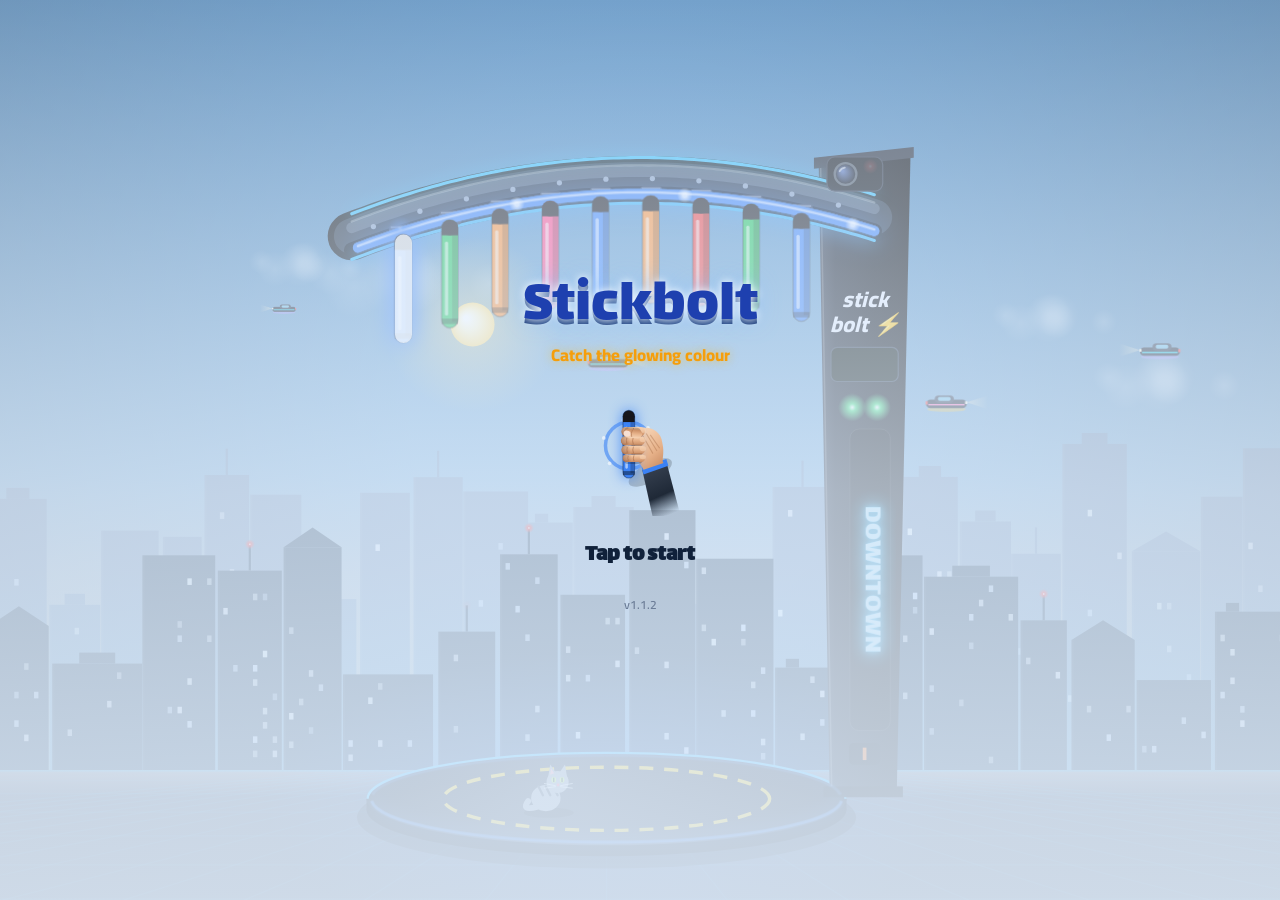
<file: index.html>
<!DOCTYPE html>
<html lang="en" dir="ltr" data-theme="day">
<head>
<meta charset="utf-8">
<meta name="viewport" content="width=device-width, initial-scale=1, viewport-fit=cover, user-scalable=no">
<meta name="theme-color" content="#070b16">
<meta name="color-scheme" content="dark">
<meta name="mobile-web-app-capable" content="yes">
<meta name="apple-mobile-web-app-capable" content="yes">
<meta name="apple-mobile-web-app-status-bar-style" content="black-translucent">
<meta name="apple-mobile-web-app-title" content="Stickbolt">
<meta name="description" content="Stickbolt: a fast arcade reflex game. Catch the stick that matches the glowing arch before it hits the floor.">
<title>Stickbolt</title>
<link rel="icon" type="image/png" href="icons/icon-192.png">
<link rel="stylesheet" href="fonts/fonts.css">
<style>
/* ================= DESIGN SYSTEM ================= */
:root{
  --c-bg:#070b16;--c-bg-2:#0c1430;
  --c-surface:#121a33;--c-surface-2:#1a2547;--c-surface-3:#26346a;
  --c-line:rgba(255,255,255,.12);--c-line-2:rgba(255,255,255,.24);
  --c-text:#eef4ff;--c-muted:#a3b3d6;--c-dim:#64748b;
  --c-accent:#fbbf24;--c-accent-l:#fde047;--c-accent-d:#a14a06;--c-on-accent:#3a1d00;
  --c-pink:#ff3ea5;--c-cyan:#22d3ee;--c-violet:#a78bfa;
  --c-blue:#3b82f6;--c-green:#22c55e;--c-red:#ef4444;--c-gold:#facc15;
  --c-good:#4ade80;--c-bad:#f87171;
  --c-scrim:rgba(4,7,16,.74);--c-glass:rgba(10,15,32,.8);
  --sp-1:4px;--sp-2:8px;--sp-3:12px;--sp-4:16px;--sp-5:24px;--sp-6:32px;
  --r-1:10px;--r-2:16px;--r-3:22px;--r-pill:999px;
  --f-disp:Lalezar,Cairo,"Segoe UI",Tahoma,system-ui,sans-serif;
  --f-body:Cairo,"Segoe UI",Tahoma,system-ui,-apple-system,sans-serif;
  --safe-t:env(safe-area-inset-top,0px);--safe-b:env(safe-area-inset-bottom,0px);
  --safe-l:env(safe-area-inset-left,0px);--safe-r:env(safe-area-inset-right,0px);
  --target:#3b82f6;--dur:.28s;
  /* surfaces used by cards, lists, screens (themes override these) */
  --card-a:rgba(28,40,78,.94);--card-b:rgba(14,20,42,.94);--panel:rgba(18,26,51,.92);--panel-2:#1a2547;
  --screen-a:rgba(23,48,90,.9);--screen-b:rgba(7,11,22,.96);--shade:5,8,18;--top-bg:rgba(7,11,22,.97);
  --well:rgba(0,0,0,.35);--track:#334155;--input-bg:#060a18;--input-fg:#cfe0ff;--btn-bd:#070b18;
  --pri-1:#fde047;--pri-2:#f59e0b;--pri-bd:#a14a06;--heart-off:#2a3045;--cheer:#fde68a;--star-off:#273152;
  --logo:#ffffff;--logo-g1:#38bdf8;--logo-g2:#2563eb;--logo-d:#1d4ed8;--toast-a:#2a3a78;--toast-b:#16204a;
  color-scheme:dark;font-size:16px;
}
/* ---------- themes (html[data-theme]) ---------- */
html[data-theme=sunset]{--c-bg:#1a0b26;--c-surface:#2a1238;--c-surface-2:#3a1a4a;--c-surface-3:#5a2a5e;--c-line:rgba(255,220,200,.14);--c-line-2:rgba(255,220,200,.26);--c-text:#fff4ec;--c-muted:#e7bfc6;--c-dim:#a8829a;
  --c-accent:#ff9f43;--c-accent-l:#ffd166;--c-accent-d:#b4471c;--c-on-accent:#3a1300;--c-glass:rgba(42,14,50,.8);--c-scrim:rgba(26,8,30,.72);
  --card-a:rgba(78,32,86,.95);--card-b:rgba(42,15,52,.95);--panel:rgba(58,22,66,.92);--panel-2:#5a2a5e;--screen-a:rgba(255,120,90,.55);--screen-b:rgba(30,10,40,.95);--shade:30,10,40;--top-bg:rgba(30,10,40,.96);
  --track:#6b3a5e;--input-bg:#1f0a26;--input-fg:#ffe3d6;--btn-bd:#14061c;--pri-1:#ffd166;--pri-2:#ff8a3d;--pri-bd:#a33a12;--heart-off:#5a2a4e;--cheer:#ffd3a8;--star-off:#5a2a4e;
  --logo:#fff7ed;--logo-g1:#ff9f43;--logo-g2:#ff3ea5;--logo-d:#b4235a;--toast-a:#6b2a6a;--toast-b:#3a1240}
html[data-theme=day]{--c-bg:#e8f4ff;--c-surface:#ffffff;--c-surface-2:#eef4fb;--c-surface-3:#dbe8f7;--c-line:rgba(15,40,80,.14);--c-line-2:rgba(15,40,80,.26);--c-text:#10213a;--c-muted:#4a5f7d;--c-dim:#6b7c96;
  --c-accent:#f59e0b;--c-accent-l:#e07b00;--c-accent-d:#b45309;--c-on-accent:#3a1d00;--c-glass:rgba(255,255,255,.88);--c-scrim:rgba(200,222,245,.7);
  --card-a:rgba(255,255,255,.97);--card-b:rgba(240,246,253,.97);--panel:rgba(255,255,255,.96);--panel-2:#e6eef8;--screen-a:rgba(170,215,255,.85);--screen-b:rgba(235,244,255,.97);--shade:225,238,252;--top-bg:rgba(235,244,255,.97);
  --well:rgba(15,40,80,.08);--track:#c3d0e0;--input-bg:#f7fbff;--input-fg:#10213a;--btn-bd:#9fb3cc;--heart-off:#c3cede;--cheer:#b45309;--star-off:#cbd5e1;
  --logo:#1e40af;--logo-g1:#ffffff;--logo-g2:#93c5fd;--logo-d:#0b2a6b;--toast-a:#ffffff;--toast-b:#eaf2fb;color-scheme:light}
html[data-theme=retro]{--c-bg:#1b1036;--c-surface:#24164a;--c-surface-2:#2e1d5c;--c-surface-3:#3d2878;--c-line:rgba(255,200,120,.16);--c-line-2:rgba(255,200,120,.3);--c-text:#fff3d6;--c-muted:#cbb8ea;--c-dim:#8d7bb0;
  --c-accent:#ff7b00;--c-accent-l:#ffb347;--c-accent-d:#9a3b00;--c-on-accent:#2a1000;--c-glass:rgba(30,16,60,.82);--c-scrim:rgba(20,10,40,.74);
  --card-a:rgba(52,32,104,.95);--card-b:rgba(30,18,64,.95);--panel:rgba(40,24,80,.92);--panel-2:#3d2878;--screen-a:rgba(0,190,200,.35);--screen-b:rgba(27,16,54,.96);--shade:27,16,54;--top-bg:rgba(27,16,54,.97);
  --track:#4b3a7a;--input-bg:#140b2a;--input-fg:#ffe7c2;--btn-bd:#0e0720;--pri-1:#ffb347;--pri-2:#ff6a00;--pri-bd:#8a3300;--heart-off:#3d2878;--cheer:#ffe14d;--star-off:#3d2878;
  --logo:#ffe14d;--logo-g1:#ff2bd6;--logo-g2:#7c2cff;--logo-d:#c0189c;--toast-a:#3d2878;--toast-b:#24164a}
html[data-theme=ocean]{--c-bg:#031a24;--c-surface:#06283a;--c-surface-2:#0a3550;--c-surface-3:#0f4a6b;--c-line:rgba(160,240,255,.14);--c-line-2:rgba(160,240,255,.28);--c-text:#e6fbff;--c-muted:#9fd3e0;--c-dim:#5f9aab;
  --c-accent:#2dd4bf;--c-accent-l:#5eead4;--c-accent-d:#0f766e;--c-on-accent:#022c26;--c-glass:rgba(4,30,44,.82);--c-scrim:rgba(2,20,28,.74);
  --card-a:rgba(10,60,84,.95);--card-b:rgba(4,34,50,.95);--panel:rgba(8,44,64,.92);--panel-2:#0f4a6b;--screen-a:rgba(20,120,160,.75);--screen-b:rgba(3,26,36,.96);--shade:3,26,36;--top-bg:rgba(3,26,36,.97);
  --track:#1e5a70;--input-bg:#021219;--input-fg:#ccf7ff;--btn-bd:#011018;--pri-1:#5eead4;--pri-2:#14b8a6;--pri-bd:#0f766e;--heart-off:#14506a;--cheer:#99f6e4;--star-off:#14506a;
  --logo:#ffffff;--logo-g1:#5eead4;--logo-g2:#0891b2;--logo-d:#0e7490;--toast-a:#0f4a6b;--toast-b:#06283a}
html[data-theme=contrast]{--c-bg:#000;--c-surface:#000;--c-surface-2:#111;--c-surface-3:#222;--c-line:#ffffff;--c-line-2:#ffffff;--c-text:#ffffff;--c-muted:#eeeeee;--c-dim:#cccccc;
  --c-accent:#ffd400;--c-accent-l:#ffe94d;--c-accent-d:#ffd400;--c-on-accent:#000;--c-glass:rgba(0,0,0,.94);--c-scrim:rgba(0,0,0,.85);
  --card-a:#000;--card-b:#000;--panel:#000;--panel-2:#1a1a1a;--screen-a:#000;--screen-b:#000;--shade:0,0,0;--top-bg:#000;
  --well:#1a1a1a;--track:#555;--input-bg:#000;--input-fg:#fff;--btn-bd:#ffd400;--pri-1:#ffd400;--pri-2:#ffd400;--pri-bd:#ffffff;--heart-off:#444;--cheer:#ffe94d;--star-off:#444;
  --logo:#ffffff;--logo-g1:#000;--logo-g2:#000;--logo-d:#ffd400;--toast-a:#000;--toast-b:#000}
html[data-theme=contrast] .card,html[data-theme=contrast] .ach,html[data-theme=contrast] .tile,html[data-theme=contrast] .lbrow,html[data-theme=contrast] .btn,html[data-theme=contrast] .pill{border:2px solid #fff}
html.big{font-size:18.5px}
*{box-sizing:border-box}
html,body{height:100%;margin:0;background:var(--c-bg);color:var(--c-text);font-family:var(--f-body);font-weight:600;overflow:hidden;overscroll-behavior:none;-webkit-tap-highlight-color:transparent;touch-action:pan-x pan-y;user-select:none;-webkit-user-select:none;-webkit-touch-callout:none}
button{font:inherit;color:inherit}
svg{display:block}
#cv{position:fixed;inset:0;width:100%;height:100%;display:block;touch-action:none}
#probe{position:fixed;visibility:hidden;pointer-events:none;padding:var(--safe-t) 0 var(--safe-b)}
.num{direction:ltr;unicode-bidi:isolate;display:inline-block}
.flip{display:inline-block}
[dir=rtl] .flip{transform:scaleX(-1)}

/* ---------- buttons ---------- */
.btn{--b1:var(--c-surface-3);--b2:var(--c-surface-2);--bd:var(--btn-bd);--fg:var(--c-text);
  position:relative;display:inline-flex;align-items:center;justify-content:center;gap:var(--sp-2);min-height:52px;padding:10px 22px;border:0;border-radius:var(--r-2);
  background:linear-gradient(var(--b1),var(--b2));color:var(--fg);font-family:var(--f-disp);font-weight:400;font-size:1.25rem;line-height:1.1;cursor:pointer;
  box-shadow:0 6px 0 var(--bd),0 10px 18px rgba(0,0,0,.35),inset 0 1px 0 rgba(255,255,255,.22);transition:transform .08s,box-shadow .08s,opacity .25s,filter .25s}
.btn:active{transform:translateY(5px);box-shadow:0 1px 0 var(--bd),0 3px 8px rgba(0,0,0,.3),inset 0 1px 0 rgba(255,255,255,.22)}
.btn:focus-visible,.tab:focus-visible,.seg button:focus-visible,.sw:focus-visible,.lv:focus-visible,.hbtn:focus-visible{outline:3px solid var(--c-cyan);outline-offset:3px}
.btn.pri{--b1:var(--pri-1);--b2:var(--pri-2);--bd:var(--pri-bd);--fg:var(--c-on-accent)}
.btn.pink{--b1:#ff7cc4;--b2:#e11d74;--bd:#7a0d3d;--fg:#fff}
.btn.cyan{--b1:#67e8f9;--b2:#0891b2;--bd:#0b4a5c;--fg:#04222b}
.btn.hsb{--b1:#f472b6;--b2:#7c3aed;--bd:#3b0764;--fg:#fff;flex-direction:column;gap:1px;line-height:1.15}
.btn.hsb small{font-family:var(--f-body);font-size:.78rem;font-weight:700;opacity:.95}
.motion .btn.hsb:not(.locked){animation:hsPulse 1.8s ease-in-out infinite}
@keyframes hsPulse{0%,100%{box-shadow:0 0 0 0 rgba(236,72,153,.55)}55%{box-shadow:0 0 0 10px rgba(236,72,153,0)}}
.btn.danger{--b1:#f87171;--b2:#dc2626;--bd:#7f1d1d;--fg:#fff}
.btn.sm{min-height:40px;font-size:1.02rem;padding:8px 14px;border-radius:var(--r-1);box-shadow:0 4px 0 var(--bd),inset 0 1px 0 rgba(255,255,255,.2)}
.btn.sm:active{transform:translateY(3px);box-shadow:0 1px 0 var(--bd)}
.btn.lg{min-height:66px;font-size:1.7rem;border-radius:var(--r-3)}
.btn.block{width:100%}
.btn.ico{width:46px;min-width:46px;height:46px;min-height:46px;padding:0;border-radius:14px;font-size:1.3rem}
.btn.ico svg{width:24px;height:24px;fill:currentColor}
.btn.locked,.btn:disabled{opacity:.35;pointer-events:none;filter:grayscale(.5)}
.btn .badge.new{min-width:0;padding:0 6px;background:var(--c-good,#16a34a);font-size:.62rem;letter-spacing:.04em}
.btn .badge{position:absolute;top:-6px;inset-inline-end:-6px;min-width:20px;height:20px;border-radius:10px;background:var(--c-red);color:#fff;font-family:var(--f-body);font-size:.72rem;font-weight:800;display:grid;place-items:center;padding:0 5px;box-shadow:0 0 0 2px var(--c-bg)}
.btn small{font-family:var(--f-body);font-weight:800;font-size:.72rem;opacity:.8;display:block}
.btn .stack{display:flex;flex-direction:column;align-items:center;gap:2px}

/* ---------- HUD ---------- */
#hud{position:fixed;inset:0 0 auto 0;z-index:5;pointer-events:none;padding:calc(var(--safe-t) + 12px) calc(var(--safe-r) + 10px) 0 calc(var(--safe-l) + 10px);opacity:0;visibility:hidden;transition:opacity var(--dur),visibility var(--dur)}
#hud.on{opacity:1;visibility:visible}
#pbar{position:fixed;top:var(--safe-t);left:0;right:0;height:6px;background:rgba(255,255,255,.1)}
#pfill{display:block;height:100%;width:0;background:var(--target);box-shadow:0 0 12px var(--target);border-start-end-radius:3px;border-end-end-radius:3px;transition:width .25s,background .3s}
#pbar.boss{height:8px;background:rgba(239,68,68,.18)}
.hrow{display:flex;align-items:center;gap:var(--sp-2)}
/* pause/mute sit on the physical right; left-hand mode moves them left (same in RTL and LTR) */
html[dir=ltr] .hrow,html.lefty[dir=rtl] .hrow{flex-direction:row-reverse}
html.lefty[dir=ltr] .hrow{flex-direction:row}
.hbtn{pointer-events:auto;width:44px;height:44px;flex:none;border-radius:14px;background:var(--c-glass);border:1px solid var(--c-line);display:grid;place-items:center;cursor:pointer;box-shadow:0 3px 0 rgba(0,0,0,.5);padding:0}
.hbtn svg{width:22px;height:22px;fill:currentColor}
.hbtn:active{transform:translateY(2px);box-shadow:0 1px 0 rgba(0,0,0,.5)}
.hmid{flex:1;min-width:0;text-align:center;line-height:1.05;background:var(--c-glass);border:1px solid var(--c-line);border-radius:14px;padding:3px 8px}
#hLevel{font-size:.78rem;font-weight:800;color:var(--c-muted);white-space:nowrap;overflow:hidden;text-overflow:ellipsis}
#hScore{font-family:var(--f-disp);font-size:1.8rem;text-shadow:0 2px 0 rgba(0,0,0,.6)}
#hLives{display:flex;gap:5px;align-items:center;background:var(--c-glass);border:1px solid var(--c-line);padding:7px 9px;border-radius:14px;flex:none;min-height:44px}
#hLives .life{display:block;position:relative;width:9px;height:25px;border-radius:5px;background:linear-gradient(90deg,#fecdd3 0,#fb7185 30%,#e11d48 70%,#9f1239 100%);box-shadow:0 0 7px rgba(244,63,94,.7),inset 0 0 0 1.2px rgba(255,228,230,.55);transition:transform .2s;background:linear-gradient(90deg,color-mix(in srgb,var(--target) 30%,#fff) 0,color-mix(in srgb,var(--target) 70%,#fff) 30%,var(--target) 70%,color-mix(in srgb,var(--target) 60%,#000) 100%);box-shadow:0 0 7px color-mix(in srgb,var(--target) 70%,transparent),inset 0 0 0 1.2px rgba(255,255,255,.5)}
#hLives .life::after{content:'';position:absolute;left:2px;top:3px;width:2.5px;height:8px;border-radius:2px;background:rgba(255,255,255,.8)}
#hLives .life.off{background:var(--heart-off);box-shadow:inset 0 0 0 1.2px rgba(148,163,184,.35)}
#hLives .life.off::after{display:none}
#hLives .life.brk{animation:lifeBrk .55s ease-out}
@keyframes lifeBrk{0%{transform:scale(1.4);background:#fff}35%{transform:scale(1.15) rotate(-16deg)}70%{transform:rotate(8deg)}100%{transform:none}}
#hLives .inf{font-family:var(--f-disp);font-size:1.3rem;color:#ef4444;padding:0 6px}
@keyframes hb{0%{transform:scale(1.5)}40%{transform:scale(.7) rotate(-15deg)}100%{transform:scale(1)}}
#goal{margin:10px auto 0;width:max-content;max-width:100%;display:flex;align-items:center;gap:8px;font-family:var(--f-disp);font-size:1.3rem;padding:4px 18px;border-radius:var(--r-pill);border:2px solid var(--target);background:var(--c-glass);box-shadow:0 0 16px color-mix(in srgb,var(--target) 45%,transparent);transition:border-color .3s}
#goal b{color:var(--target);font-weight:400;text-shadow:0 0 12px var(--target);filter:brightness(1.25)}
#goal .sym{font-style:normal;color:var(--target);font-size:1rem;display:none}
html.cb #goal .sym{display:inline}
#goal.pulse{animation:gp .6s ease-out 2}
@keyframes gp{0%,100%{transform:scale(1)}50%{transform:scale(1.18)}}
#pups{position:fixed;top:calc(var(--safe-t) + 64px);left:calc(var(--safe-l) + 10px);display:flex;flex-direction:column;gap:5px;pointer-events:none}
html.lefty #pups{left:auto;right:calc(var(--safe-r) + 10px)}
.pup{display:flex;align-items:center;gap:5px;padding:3px 10px;border-radius:var(--r-pill);background:var(--c-glass);border:1px solid var(--c);color:var(--c-text);font-family:var(--f-disp);font-size:.95rem;box-shadow:0 0 10px color-mix(in srgb,var(--c) 50%,transparent)}
@media (pointer:fine){html[data-state=play] #cv{cursor:none}}
#combo{margin:8px auto 0;width:max-content;text-align:center;font-family:var(--f-disp);color:var(--c-accent-l);text-shadow:0 0 14px #f59e0b,0 3px 0 #92400e;line-height:1;min-height:2rem;opacity:0;transition:opacity .2s}
#combo.on{opacity:1}
#combo b{font-size:1.9rem;font-weight:400;display:block}
#combo small{font-family:var(--f-body);font-weight:800;font-size:.75rem;color:#fde68a;text-shadow:none}
#combo.pop b{animation:cp .32s ease-out}
@keyframes cp{0%{transform:scale(1.7)}100%{transform:scale(1)}}

/* ---------- screens ---------- */
#scr{position:fixed;inset:0;z-index:10;pointer-events:none}
.screen{position:absolute;inset:0;display:flex;flex-direction:column;pointer-events:auto;padding:calc(var(--safe-t) + 12px) calc(var(--safe-r) + 16px) calc(var(--safe-b) + 18px) calc(var(--safe-l) + 16px);overflow-y:auto;overflow-x:hidden;-webkit-overflow-scrolling:touch;opacity:0;transform:translateY(14px);transition:opacity var(--dur) ease,transform var(--dur) ease}
.screen.in{opacity:1;transform:none}
.screen.out{opacity:0;transform:translateY(-10px);pointer-events:none}
.screen.scrim{background:linear-gradient(180deg,rgba(var(--shade),.38),rgba(var(--shade),.74) 55%,rgba(var(--shade),.9))}
.screen.dark{background:radial-gradient(circle at 50% -10%,var(--screen-a),var(--screen-b) 60%)}
.screen.center>*{margin-top:auto;margin-bottom:auto}
.wrap{width:100%;max-width:460px;margin:0 auto;display:flex;flex-direction:column;gap:var(--sp-3)}
.grow{flex:1}
.top{display:flex;align-items:center;gap:var(--sp-2);position:sticky;top:0;z-index:3;margin:calc(-12px - var(--safe-t)) -16px 4px;padding:calc(var(--safe-t) + 12px) 16px 12px;background:linear-gradient(180deg,var(--top-bg) 75%,transparent)}
.pill.pop{animation:cp .3s ease-out}
.top h2{flex:1;margin:0;font-family:var(--f-disp);font-weight:400;font-size:1.6rem;text-align:center;white-space:nowrap;overflow:hidden;text-overflow:ellipsis}
.pill{display:inline-flex;align-items:center;gap:6px;padding:6px 12px;border-radius:var(--r-pill);background:var(--c-glass);border:1px solid var(--c-line);font-family:var(--f-disp);font-size:1.1rem;white-space:nowrap}
.coin{width:1.05em;height:1.05em;border-radius:50%;flex:none;background:radial-gradient(circle at 35% 30%,#fffbe0,#facc15 42%,#b45309);box-shadow:inset 0 -2px 0 rgba(0,0,0,.25),0 0 6px rgba(250,204,21,.5);display:inline-block;vertical-align:-.15em}
.star{color:var(--c-gold);text-shadow:0 0 8px rgba(250,204,21,.6)}
.muted{color:var(--c-muted)}
.center-t{text-align:center}
h3{margin:0;font-family:var(--f-disp);font-weight:400}
p{margin:0;line-height:1.7}
.card{background:linear-gradient(180deg,var(--card-a),var(--card-b));border:1px solid var(--c-line);border-radius:var(--r-3);padding:var(--sp-4);box-shadow:0 12px 32px rgba(0,0,0,.4),inset 0 1px 0 rgba(255,255,255,.08)}
.logo{font-family:var(--f-disp);font-weight:400;text-align:center;line-height:.95;margin:0}
.logo b{display:block;font-weight:400;font-size:3.5rem;color:var(--logo);text-shadow:0 0 8px var(--logo-g1),0 0 26px var(--logo-g2),0 5px 0 var(--logo-d)}
.logo small{display:block;font-family:var(--f-body);font-weight:800;font-size:.85rem;letter-spacing:.4em;color:var(--c-accent);margin-top:10px;direction:ltr;text-shadow:0 0 10px rgba(251,191,36,.6)}
.logo.sm b{font-size:2.4rem}
html:not([lang=ar]) .logo small{letter-spacing:0;font-size:1.05rem}
.float{animation:float 3s ease-in-out infinite}
@keyframes float{0%,100%{transform:translateY(0)}50%{transform:translateY(-10px)}}
.blink{animation:blink 1.4s ease-in-out infinite}
@keyframes blink{0%,100%{opacity:1}50%{opacity:.35}}
.mc{display:block;margin:0 auto;pointer-events:none}
.ver{font-size:.75rem;color:var(--c-dim);text-align:center}
.linkish{background:none;border:0;color:var(--c-muted);text-decoration:underline;cursor:pointer;font-size:.8rem;padding:6px}

/* ---------- menu ---------- */
.mtop{display:flex;align-items:center;gap:var(--sp-2)}
.mgrid{display:grid;grid-template-columns:1fr 1fr;gap:var(--sp-3)}
.mgrid .btn{min-height:64px;font-size:1.15rem;flex-direction:column;gap:2px}
.mgrid .btn .e{font-size:1.4rem;line-height:1}

/* ---------- map ---------- */
.world{border-radius:var(--r-3);padding:var(--sp-3);background:#0d1428;background:linear-gradient(160deg,color-mix(in srgb,var(--wa) 24%,#0d1428),#0a1022 70%);border:1px solid color-mix(in srgb,var(--wa) 40%,transparent);scroll-margin-top:80px}
.world.lockw{filter:saturate(.35) brightness(.8)}
.whead{display:flex;align-items:center;gap:10px;margin-bottom:6px}
.wico{width:40px;height:40px;border-radius:12px;display:grid;place-items:center;font-family:var(--f-disp);font-size:1.3rem;background:color-mix(in srgb,var(--wa) 35%,#0b1022);color:#fff;border:1px solid color-mix(in srgb,var(--wa) 60%,transparent);flex:none}
.wname{font-family:var(--f-disp);font-size:1.3rem;color:#fff;line-height:1.1}
.wnum{font-size:.72rem;color:var(--c-muted);font-weight:800}
.wst{margin-inline-start:auto;font-family:var(--f-disp);font-size:1.05rem;white-space:nowrap}
.wbar{height:5px;border-radius:3px;background:rgba(255,255,255,.08);margin:0 2px 6px;overflow:hidden}
.wbar i{display:block;height:100%;background:var(--wa)}
.board{position:relative;display:grid;grid-template-columns:repeat(5,1fr)}
.board svg{position:absolute;inset:0;width:100%;height:100%;pointer-events:none}
.node{position:relative;aspect-ratio:1;display:flex;align-items:center;justify-content:center;padding:7px}
.node .sp{position:absolute;top:0;inset-inline-end:0;font-size:.85rem;line-height:1;z-index:1;filter:drop-shadow(0 1px 2px #000);pointer-events:none}
.lv{position:relative;width:100%;height:100%;border-radius:50%;border:3px solid color-mix(in srgb,var(--wa) 70%,#fff 0%);background:radial-gradient(circle at 35% 28%,color-mix(in srgb,var(--wa) 40%,#1b2540),#0b1224 75%);display:flex;flex-direction:column;align-items:center;justify-content:center;font-family:var(--f-disp);font-size:1.3rem;color:#fff;box-shadow:0 4px 0 rgba(0,0,0,.5);cursor:pointer;padding:0;line-height:1}
.lv .st{font-family:var(--f-body);font-size:.6rem;letter-spacing:1px;min-height:.8rem;margin-top:2px;color:var(--c-gold)}
.lv .st i{font-style:normal;color:rgba(255,255,255,.2)}
.lv.boss{border-radius:30%;border-color:#ef4444;background:radial-gradient(circle at 35% 28%,#c81e1e,#3b0a12 80%)}
.lv.lock{filter:grayscale(1) brightness(.45);cursor:default;box-shadow:none}
.lv.cur{border-color:var(--c-accent);animation:pulse 1.6s ease-in-out infinite}
.lv:active:not(.lock){transform:translateY(3px);box-shadow:0 1px 0 rgba(0,0,0,.5)}
@keyframes pulse{0%,100%{box-shadow:0 0 0 0 rgba(251,191,36,.65),0 4px 0 rgba(0,0,0,.5)}50%{box-shadow:0 0 0 10px rgba(251,191,36,0),0 4px 0 rgba(0,0,0,.5)}}

/* ---------- saga map: a winding road from level 1 (bottom) up to the last level ---------- */
.screen.mapscr{padding-left:0;padding-right:0;padding-bottom:0}
.screen.mapscr .top{margin-left:0;margin-right:0}
.saga{position:relative;width:100%;max-width:560px;margin:0 auto;flex:none}
.zone{position:absolute;left:0;right:0;background:linear-gradient(0deg,var(--z3),var(--z2) 50%,var(--z1));-webkit-mask-image:linear-gradient(0deg,transparent,#000 70px);mask-image:linear-gradient(0deg,transparent,#000 70px)}
.zone.first{-webkit-mask-image:none;mask-image:none}
.zone::before{content:'';position:absolute;inset:0;pointer-events:none;opacity:var(--stars,1);background-image:radial-gradient(1.6px 1.6px at 20% 30%,#fffc 50%,transparent),radial-gradient(1px 1px at 70% 15%,#fffb 50%,transparent),radial-gradient(1.4px 1.4px at 45% 62%,#fff9 50%,transparent),radial-gradient(1px 1px at 86% 76%,#fffb 50%,transparent),radial-gradient(1.2px 1.2px at 10% 88%,#fffa 50%,transparent);background-size:170px 230px}
.zone.lockz::after{content:'';position:absolute;inset:0;background:rgba(0,0,0,.38);pointer-events:none}
.zone svg,.road{position:absolute;left:0;top:0;width:100%;height:100%;pointer-events:none}
.sgn{position:absolute;font-family:var(--f-disp);font-size:.95rem;padding:2px 10px;border:2px solid var(--nc);border-radius:8px;color:#fff;background:rgba(6,8,24,.78);text-shadow:0 0 8px var(--nc);box-shadow:0 0 12px color-mix(in srgb,var(--nc) 60%,transparent);white-space:nowrap;pointer-events:none;transform:translate(-50%,-50%) rotate(var(--rot,0deg))}
.gate{position:absolute;left:50%;transform:translate(-50%,-50%);width:min(86%,380px);padding:9px 14px;border-radius:18px;background:rgba(6,8,24,.88);border:2px solid var(--wa);box-shadow:0 0 22px color-mix(in srgb,var(--wa) 55%,transparent),inset 0 0 18px color-mix(in srgb,var(--wa) 25%,transparent);display:flex;align-items:center;gap:10px;color:#fff;z-index:2;pointer-events:none}
.gate .wnum{color:#cbd5e1}
.gate.lockg{border-color:#475569;box-shadow:none}
.sn{position:absolute;width:58px;height:58px;margin:-29px 0 0 -29px;border-radius:50%;border:3px solid rgba(255,255,255,.92);background:radial-gradient(circle at 35% 28%,#ffffffd0 0,color-mix(in srgb,var(--wa) 80%,#fff) 20%,var(--wa) 55%,color-mix(in srgb,var(--wa) 50%,#000) 100%);color:#fff;font-family:var(--f-disp);font-size:1.45rem;line-height:1;display:grid;place-items:center;cursor:pointer;padding:0;box-shadow:0 6px 0 rgba(0,0,0,.42),0 10px 16px rgba(0,0,0,.35);text-shadow:0 2px 0 rgba(0,0,0,.5);z-index:3}
.sn:active:not(.lock){transform:translateY(4px);box-shadow:0 2px 0 rgba(0,0,0,.42)}
.sn.boss{width:76px;height:76px;margin:-38px 0 0 -38px;border-radius:26px;border-color:#fde047;background:radial-gradient(circle at 35% 28%,#fecaca 0,#ef4444 38%,#7f1d1d);font-size:2rem}
.sn.lock{background:radial-gradient(circle at 35% 28%,#64748b,#1f2937 80%);border-color:#475569;cursor:default;font-size:1.05rem;box-shadow:0 5px 0 rgba(0,0,0,.4)}
.sn.done{border-color:#fde047}
.sn.cur{border-color:var(--c-accent);animation:pulse 1.6s ease-in-out infinite}
.sn .st{position:absolute;top:-17px;left:50%;transform:translateX(-50%);font-family:var(--f-body);font-size:.9rem;letter-spacing:-1px;white-space:nowrap;color:#facc15;text-shadow:0 0 6px rgba(250,204,21,.8),0 1px 0 #000;direction:ltr}
.sn .st i{font-style:normal;color:rgba(255,255,255,.4);text-shadow:0 1px 0 #000}
.sn .sp{position:absolute;bottom:-6px;inset-inline-end:-9px;font-size:1.05rem;filter:drop-shadow(0 1px 2px #000)}
.mc.you{position:absolute;z-index:4;margin:0;transform:translate(-50%,-100%)}
.dot{display:inline-block;width:10px;height:10px;border-radius:50%;margin-inline-end:5px;vertical-align:-1px;box-shadow:0 0 0 1px rgba(0,0,0,.25)}

.lbrow .who{display:flex;flex-direction:column;line-height:1.15;min-width:0}
.lbrow .who small{font-size:.75rem;color:var(--c-muted);font-weight:800;white-space:nowrap;overflow:hidden;text-overflow:ellipsis}
.lbrow.bot{opacity:.86;border-style:dashed}
.vs{width:100%;display:flex;align-items:center;justify-content:center;gap:10px;padding:8px 12px;border-radius:var(--r-2);background:var(--c-glass);border:1px solid var(--c-line);font-family:var(--f-disp);font-size:1.05rem}
.vs.win{border-color:var(--c-good)}
.namein{width:100%;border-radius:12px;border:1px solid var(--c-line-2);background:var(--input-bg);color:var(--input-fg);font:inherit;font-size:1.05rem;padding:10px 12px;user-select:text;-webkit-user-select:text}

/* ---------- modes ---------- */
.mode{display:flex;gap:var(--sp-3);align-items:center}
.mode .mi{width:58px;height:58px;border-radius:18px;display:grid;place-items:center;font-size:1.9rem;flex:none;background:var(--mc,#26346a);box-shadow:inset 0 -4px 0 rgba(0,0,0,.25)}
.mode h3{font-size:1.35rem}
.mode p{font-size:.82rem;color:var(--c-muted);line-height:1.5}
.mode .meta{font-size:.78rem;color:var(--c-accent);font-weight:800}
.mode .act{margin-inline-start:auto;flex:none}
.step{display:flex;align-items:center;gap:8px;justify-content:center;margin-top:10px}
.step b{font-family:var(--f-disp);font-size:1.5rem;min-width:3ch;text-align:center}

/* ---------- shop ---------- */
.tabs{display:flex;gap:5px;background:var(--c-glass);padding:5px;border-radius:var(--r-2);border:1px solid var(--c-line)}
.tab{flex:1;border:0;background:transparent;padding:9px 4px;border-radius:12px;font-family:var(--f-disp);font-size:.95rem;color:var(--c-muted);cursor:pointer;white-space:nowrap}
.tab.on{background:var(--c-surface-3);color:var(--c-text);box-shadow:inset 0 -3px 0 var(--c-accent)}
.items{display:grid;grid-template-columns:repeat(2,1fr);gap:var(--sp-3)}
.item{display:flex;flex-direction:column;gap:8px;align-items:stretch;padding:var(--sp-3);text-align:center}
.item canvas{width:100%;height:112px;border-radius:12px;background:#050916;display:block}
.item h3{font-size:1.15rem}
.item.eq{border-color:var(--c-accent);box-shadow:0 0 0 2px rgba(251,191,36,.5),0 12px 32px rgba(0,0,0,.4)}
.shake{animation:shk .4s}
@keyframes shk{0%,100%{transform:none}20%,60%{transform:translateX(-6px)}40%,80%{transform:translateX(6px)}}

/* ---------- lists ---------- */
.ach{display:flex;gap:12px;align-items:center;padding:12px;border-radius:var(--r-2);background:var(--panel);border:1px solid var(--c-line)}
.ach .ai{width:48px;height:48px;border-radius:14px;display:grid;place-items:center;font-size:1.5rem;background:var(--panel-2);flex:none;filter:grayscale(1);opacity:.6}
.ach.done{border-color:rgba(251,191,36,.45)}
.ach.done .ai{background:linear-gradient(#fde047,#f59e0b);filter:none;opacity:1}
.ach .ab{flex:1;min-width:0}
.ach h3{font-size:1.08rem}
.ach p{font-size:.78rem;color:var(--c-muted);line-height:1.4}
.ach .rw{font-family:var(--f-disp);font-size:.95rem;white-space:nowrap;display:flex;align-items:center;gap:4px}
.bar{height:6px;border-radius:3px;background:var(--well);margin-top:6px;overflow:hidden}
.bar i{display:block;height:100%;background:var(--c-accent);border-radius:3px}
.tiles{display:grid;grid-template-columns:1fr 1fr;gap:var(--sp-3)}
.tile{padding:14px;border-radius:var(--r-2);background:var(--panel);border:1px solid var(--c-line)}
.tile b{display:block;font-family:var(--f-disp);font-weight:400;font-size:1.75rem;line-height:1.1}
.tile span{font-size:.78rem;color:var(--c-muted);font-weight:800}
.tile .e{font-size:1.1rem}
.lbrow{display:flex;align-items:center;gap:12px;padding:10px 14px;border-radius:var(--r-2);background:var(--panel);border:1px solid var(--c-line)}
.lbrow .rk{width:34px;height:34px;border-radius:50%;display:grid;place-items:center;font-family:var(--f-disp);font-size:1.1rem;background:var(--c-surface-3);flex:none}
.lbrow:nth-child(1) .rk{background:linear-gradient(#fde047,#f59e0b);color:#3a1d00}
.lbrow:nth-child(2) .rk{background:linear-gradient(#e2e8f0,#94a3b8);color:#1e293b}
.lbrow:nth-child(3) .rk{background:linear-gradient(#fdba74,#c2410c);color:#3a1300}
.lbrow b{font-family:var(--f-disp);font-weight:400;font-size:1.35rem}
.lbrow .d{margin-inline-start:auto;font-size:.75rem;color:var(--c-muted);text-align:end}
.lbrow.me{border-color:var(--c-accent)}
.empty{padding:28px 16px;text-align:center;color:var(--c-muted)}

/* ---------- settings ---------- */
.sec h3{font-size:1.15rem;color:var(--c-accent);margin-bottom:4px}
.row{display:flex;align-items:center;justify-content:space-between;gap:12px;min-height:50px;border-top:1px solid var(--c-line);padding:6px 0}
.sec h3+.row{border-top:0}
.row label,.row .rl{flex:1;min-width:0;font-size:.95rem}
.row .rl small{display:block;font-size:.72rem;color:var(--c-muted);font-weight:600;line-height:1.35}
.seg{display:flex;background:var(--well);border-radius:12px;padding:3px;gap:3px;flex-wrap:wrap;justify-content:flex-end}
.seg button{border:0;background:transparent;padding:7px 10px;border-radius:9px;font-size:.82rem;font-weight:800;color:var(--c-muted);cursor:pointer;font-family:var(--f-body);white-space:nowrap}
.seg button.on{background:var(--c-accent);color:var(--c-on-accent)}
.sw{width:52px;height:30px;border-radius:15px;border:0;background:var(--track);position:relative;cursor:pointer;flex:none;transition:background .2s;padding:0}
.sw::after{content:'';position:absolute;top:3px;inset-inline-start:3px;width:24px;height:24px;border-radius:50%;background:#fff;box-shadow:0 2px 4px rgba(0,0,0,.4);transition:inset-inline-start .2s}
.sw[aria-checked=true]{background:var(--c-good)}
.sw[aria-checked=true]::after{inset-inline-start:25px}
input[type=range]{-webkit-appearance:none;appearance:none;width:52%;max-width:220px;height:30px;background:transparent;cursor:pointer;direction:ltr}
input[type=range]::-webkit-slider-runnable-track{height:8px;border-radius:4px;background:linear-gradient(90deg,var(--c-accent) var(--v,50%),var(--track) var(--v,50%))}
input[type=range]::-moz-range-track{height:8px;border-radius:4px;background:linear-gradient(90deg,var(--c-accent) var(--v,50%),var(--track) var(--v,50%))}
input[type=range]::-webkit-slider-thumb{-webkit-appearance:none;width:24px;height:24px;border-radius:50%;background:#fff;margin-top:-8px;box-shadow:0 2px 6px rgba(0,0,0,.5)}
input[type=range]::-moz-range-thumb{width:24px;height:24px;border:0;border-radius:50%;background:#fff;box-shadow:0 2px 6px rgba(0,0,0,.5)}
.btnrow{display:flex;gap:var(--sp-2);flex-wrap:wrap}
.btnrow .btn{flex:1}
textarea{width:100%;min-height:140px;border-radius:12px;border:1px solid var(--c-line-2);background:var(--input-bg);color:var(--input-fg);font:16px/1.5 ui-monospace,Consolas,monospace;padding:10px;direction:ltr;resize:vertical;user-select:text;-webkit-user-select:text}
.note{font-size:.78rem;color:var(--c-muted);line-height:1.5}
.clog{margin:0;padding-inline-start:20px;font-size:.85rem;line-height:1.7;color:var(--c-muted)}
.clog b{color:var(--c-text)}

/* ---------- end / pause / intro ---------- */
.panel{width:100%;max-width:400px;margin:auto;display:flex;flex-direction:column;align-items:center;gap:10px;text-align:center}
.panel h1{margin:0;font-family:var(--f-disp);font-weight:400;font-size:2.5rem;line-height:1.05;color:var(--logo);text-shadow:0 0 10px var(--logo-g1),0 0 28px var(--logo-g2),0 5px 0 var(--logo-d)}
.panel h1.bad{color:#fff;text-shadow:0 0 10px #f87171,0 0 28px #b91c1c,0 5px 0 #7f1d1d}
.stars{display:flex;gap:10px;justify-content:center;min-height:56px;align-items:center}
.stars i{font-style:normal;font-size:2.8rem;line-height:1;color:var(--star-off);text-shadow:0 3px 0 rgba(0,0,0,.4);transition:color .2s}
.stars i.on{color:var(--c-gold);text-shadow:0 0 18px rgba(250,204,21,.8),0 3px 0 #b45309;animation:sp .45s cubic-bezier(.2,1.6,.4,1)}
.stars i:nth-child(2){font-size:3.4rem;margin-top:-12px}
@keyframes sp{0%{transform:scale(0) rotate(-40deg)}100%{transform:scale(1)}}
.bigscore{font-family:var(--f-disp);font-size:2.6rem;line-height:1;color:var(--c-accent-l);text-shadow:0 0 16px rgba(245,158,11,.6),0 4px 0 #92400e}
.chip{display:inline-flex;align-items:center;gap:6px;padding:4px 12px;border-radius:var(--r-pill);background:rgba(251,191,36,.15);border:1px solid rgba(251,191,36,.5);color:var(--c-accent-l);font-weight:800;font-size:.85rem}
.chip.new{animation:cp .5s ease-out}
.earn{font-family:var(--f-disp);font-size:1.5rem;display:flex;align-items:center;gap:8px;justify-content:center}
.endbtns{display:flex;flex-direction:column;gap:var(--sp-3);width:100%;margin-top:4px}
.endbtns .btnrow .btn{min-height:50px}
.cheer{font-size:1.05rem;color:var(--cheer)}
.tip{font-size:.85rem;color:var(--c-muted);background:var(--c-glass);border:1px solid var(--c-line);border-radius:var(--r-2);padding:10px 14px;line-height:1.6;max-width:400px}
.pausebox{width:100%;max-width:380px;margin:auto}
.pausebox .btn{width:100%}
.introcv{width:200px;height:130px;margin:0 auto;display:block}
.newtag{display:inline-block;background:var(--c-pink);color:#fff;font-family:var(--f-disp);font-size:1rem;padding:2px 14px;border-radius:var(--r-pill);box-shadow:0 0 16px rgba(255,62,165,.6)}

/* ---------- overlays ---------- */
#cd{position:fixed;inset:0;z-index:8;display:none;flex-direction:column;align-items:center;justify-content:center;pointer-events:none}
#cd.on{display:flex}
#wcard{position:absolute;top:calc(var(--safe-t) + 16%);left:16px;right:16px;text-align:center;opacity:0;--wc:#22d3ee}
#wcard.on{animation:wcard 2.3s ease-out forwards}
#wcard small{display:block;font-weight:800;font-size:.8rem;letter-spacing:.22em;color:#fff;opacity:.9;text-shadow:0 1px 4px rgba(0,0,0,.6)}
#wcard b{display:block;font-family:var(--f-disp);font-weight:400;font-size:2.5rem;line-height:1.1;color:#fff;text-shadow:0 0 6px var(--wc),0 0 18px var(--wc),0 0 38px var(--wc)}
@media (max-height:700px){#wcard{top:calc(var(--safe-t) + 21%)}#wcard b{font-size:1.9rem}}
@keyframes wcard{0%{opacity:0;transform:scale(.94)}7%{opacity:1}11%{opacity:.25}15%{opacity:1}19%{opacity:.5}25%,82%{opacity:1;transform:scale(1)}100%{opacity:0;transform:scale(1.03)}}
.sn.lock.devo{outline:2px dashed #f59e0b;outline-offset:2px;opacity:1}
.vbtn{display:block;width:100%;background:none;border:0;padding:12px 8px;font:inherit;font-size:.75rem;color:var(--c-dim);cursor:pointer;user-select:none;-webkit-user-select:none;-webkit-tap-highlight-color:transparent}
.item p.sk{font-size:.72rem;color:var(--c-muted);margin:0 0 4px;line-height:1.35;min-height:2.7em}
.item canvas.dim{filter:grayscale(1) brightness(.6)}
.lvchip{display:inline-flex;align-items:center;padding:3px;border-radius:var(--r-pill);background:var(--panel);border:1px solid var(--c-line);color:var(--c-text);font-weight:800;font-size:.8rem;cursor:pointer}
.lvchip .ring{width:34px;height:34px;border-radius:50%;background:conic-gradient(var(--c-accent) calc(var(--p) * 1%),var(--well) 0);display:grid;place-items:center;flex:none}
.lvchip .ring b{width:27px;height:27px;border-radius:50%;background:var(--panel-2);display:grid;place-items:center;font-family:var(--f-disp);font-weight:400;font-size:.95rem;line-height:1}
.evban{display:flex;align-items:center;gap:10px;width:100%;padding:9px 14px;border-radius:var(--r-2);background:linear-gradient(100deg,#3b0764,#7c3aed);color:#fff;border:1px solid rgba(253,230,138,.55);font-weight:800;font-size:.9rem;text-align:start;cursor:pointer}
.evban.eid{background:linear-gradient(100deg,#065f46,#0d9488)}
.evban .e{font-size:1.6rem;flex:none}
.evban .grow{min-width:0}
.evban small{display:block;font-weight:700;opacity:.88;font-size:.74rem}
.evban .bar{background:rgba(255,255,255,.22);margin-top:4px}.evban .bar i{background:#fde68a}
@media (max-height:820px){.evban{padding:6px 12px}.evban .e{font-size:1.2rem}.evban .bar{display:none}.evban small{display:inline;margin-inline-start:6px}}
.xprow{display:flex;align-items:center;gap:8px;width:100%;max-width:300px;margin:0 auto;font-weight:800;font-size:.82rem}
.xprow .bar{flex:1;margin:0;height:8px}
.xprow .bar i{transition:width .9s cubic-bezier(.2,.8,.2,1)}
.prof{display:flex;align-items:center;gap:14px;text-align:start}
.prof h2{margin:0;font-size:1.5rem;line-height:1.1}
.prof .ttl{color:var(--c-accent-l);font-weight:800;font-size:.85rem}
.track{display:flex;flex-direction:column;gap:6px}
.track .tr{display:flex;align-items:center;gap:10px;padding:8px 12px;border-radius:var(--r-2);background:var(--panel);border:1px solid var(--c-line);font-weight:700;font-size:.85rem}
.track .tr b{font-family:var(--f-disp);font-weight:400;font-size:1.1rem;min-width:44px}
.track .tr.got{opacity:.6}.track .tr.next{border-color:var(--c-accent);box-shadow:0 0 0 1px var(--c-accent) inset}
.track .tr .grow{min-width:0}
.alb{padding:12px 14px}
.alb h3{display:flex;align-items:center;gap:8px;margin:0 0 10px}
.alb h3 small{margin-inline-start:auto;font-size:.75rem;color:var(--c-muted)}
.stks{display:grid;grid-template-columns:repeat(5,1fr);gap:6px}
.stk{aspect-ratio:3/4;border-radius:12px;display:flex;flex-direction:column;align-items:center;justify-content:center;gap:2px;position:relative;background:linear-gradient(160deg,var(--sc),rgba(0,0,0,.35));border:2px solid rgba(255,255,255,.85);box-shadow:0 2px 6px rgba(0,0,0,.3);color:#fff;transform:rotate(var(--rot))}
.stk .w{font-size:1.5rem;line-height:1}.stk .k{font-size:.85rem;line-height:1}
.stk.off{background:var(--well);border:2px dashed var(--c-line-2);box-shadow:none;transform:none;color:var(--c-muted)}
.stk.off .w{filter:grayscale(1);opacity:.35}
.stk span{font-size:.55rem;font-weight:800;line-height:1.1;text-align:center;padding:0 2px}
.evrw{display:flex;flex-direction:column;gap:6px;margin:10px 0}
.evrw div{display:flex;align-items:center;gap:8px;padding:8px 12px;border-radius:var(--r-2);background:var(--well);font-weight:700;font-size:.85rem}
.evrw div.got{color:var(--c-good)}
#cdn{font-family:var(--f-disp);font-size:8rem;line-height:1;color:#fff;text-shadow:0 0 20px #38bdf8,0 0 50px #2563eb,0 7px 0 #1d4ed8}
#cdn.go{color:var(--c-accent-l);font-size:5rem;text-shadow:0 0 20px #f59e0b,0 0 50px #b45309,0 6px 0 #92400e}
#cdn.z{animation:zm .7s ease-out}
@keyframes zm{0%{transform:scale(2.2);opacity:0}30%{opacity:1}100%{transform:scale(.92);opacity:.95}}
#cdtip{position:absolute;bottom:calc(var(--safe-b) + 24px);left:16px;right:16px;margin:0 auto;text-align:center}
#modal{position:fixed;inset:0;z-index:30;display:none;align-items:center;justify-content:center;padding:calc(var(--safe-t) + 16px) 16px calc(var(--safe-b) + 16px);background:var(--c-scrim);-webkit-backdrop-filter:blur(4px);backdrop-filter:blur(4px)}
#modal.on{display:flex}
.mbox{width:100%;max-width:400px;max-height:100%;overflow:auto;display:flex;flex-direction:column;gap:var(--sp-3);animation:pop .25s ease-out}
.mbox h3{font-size:1.5rem;text-align:center}
@keyframes pop{0%{transform:scale(.85);opacity:0}100%{transform:none;opacity:1}}
.days{display:grid;grid-template-columns:repeat(4,1fr);gap:8px}
.day{border-radius:14px;padding:8px 4px;text-align:center;background:var(--panel-2);border:2px solid var(--c-line);font-size:.75rem;font-weight:800;color:var(--c-muted)}
.day b{display:flex;align-items:center;justify-content:center;gap:4px;font-family:var(--f-disp);font-weight:400;font-size:1.1rem;color:var(--c-text);margin-top:2px}
.day.got{background:color-mix(in srgb,var(--c-good) 20%,var(--panel-2));border-color:rgba(74,222,128,.5)}
.day.now{border-color:var(--c-accent);background:color-mix(in srgb,var(--c-accent) 25%,var(--panel-2));box-shadow:0 0 14px rgba(251,191,36,.45);animation:gp 1.6s ease-in-out infinite}
.day:last-child{grid-column:span 2}
#toasts{position:fixed;top:calc(var(--safe-t) + 10px);left:12px;right:12px;z-index:40;display:flex;flex-direction:column;align-items:center;gap:8px;pointer-events:none}
.toast{display:flex;align-items:center;gap:10px;padding:10px 16px;border-radius:var(--r-2);background:linear-gradient(180deg,var(--toast-a),var(--toast-b));border:1px solid rgba(251,191,36,.55);box-shadow:0 10px 30px rgba(0,0,0,.5);max-width:420px;animation:tin .35s ease-out,tout .35s ease-in 2.8s forwards}
.toast .ti{font-size:1.6rem}
.toast b{display:block;font-family:var(--f-disp);font-weight:400;font-size:1.05rem}
.toast small{font-size:.75rem;color:var(--c-muted)}
@keyframes tin{from{transform:translateY(-30px);opacity:0}to{transform:none;opacity:1}}
@keyframes tout{to{transform:translateY(-30px);opacity:0}}
#fly{position:fixed;inset:0;z-index:45;pointer-events:none}
#fly .coin{position:fixed;width:22px;height:22px;transition:transform .7s cubic-bezier(.5,-0.3,.7,1),opacity .7s}
#bubble{position:fixed;z-index:6;pointer-events:none;background:#fff;color:#111827;font-family:var(--f-disp);font-size:1.05rem;padding:5px 12px;border-radius:14px;white-space:nowrap;opacity:0;transform:translate(-24%,-100%) scale(.5);transform-origin:24% 100%;transition:opacity .18s,transform .18s cubic-bezier(.2,1.6,.4,1)}
#bubble::after{content:'';position:absolute;bottom:-7px;left:24%;margin-left:-7px;border:7px solid transparent;border-top-color:#fff;border-bottom:0}
#bubble.on{opacity:1;transform:translate(-24%,-100%) scale(1)}
#tut{position:fixed;inset:0;z-index:9;pointer-events:none;display:none}
#tut.on{display:block}
#tutCard{position:absolute;left:12px;right:12px;bottom:calc(var(--safe-b) + 12px);max-width:440px;margin:0 auto;pointer-events:auto;display:flex;flex-direction:column;gap:10px;padding:14px}
#tutCard p{font-size:1rem;line-height:1.6}
#tutCard .btnrow .btn{min-height:44px}
#hand{position:absolute;font-size:2.6rem;line-height:1;display:none;transform:translate(-30%,0);filter:drop-shadow(0 4px 6px rgba(0,0,0,.7))}
#hand.on{display:block;animation:tap .9s ease-in-out infinite}
@keyframes tap{0%,100%{margin-top:0}50%{margin-top:14px}}
.spot{animation:spot 1.2s ease-in-out infinite}
@keyframes spot{0%,100%{box-shadow:0 0 0 0 rgba(255,255,255,.6)}50%{box-shadow:0 0 0 12px rgba(255,255,255,0)}}

/* ---------- first-run intro ---------- */
.screen.cinema{padding:0;overflow:hidden;background:linear-gradient(180deg,rgba(5,8,18,.45),rgba(5,8,18,0) 22%,rgba(5,8,18,0) 66%,rgba(5,8,18,.55))}
.cineLogo{position:absolute;top:calc(var(--safe-t) + 26px);left:0;right:0;opacity:0;transform:translateY(-8px);transition:opacity .45s,transform .45s;pointer-events:none}
.cineLogo.on{opacity:1;transform:none}
.cineGoal{position:absolute;top:calc(var(--safe-t) + 70px);left:0;right:0;margin:0 auto;width:max-content;display:flex;align-items:center;gap:8px;font-family:var(--f-disp);font-size:1.3rem;padding:4px 18px;border-radius:var(--r-pill);border:2px solid var(--target);background:var(--c-glass);color:var(--c-text);opacity:0;transition:opacity .3s;pointer-events:none}
.cineGoal.on{opacity:1}
.cineGoal b{font-weight:400;color:var(--target);filter:brightness(1.25);text-shadow:0 0 12px var(--target)}
#cineCard{position:absolute;left:12px;right:12px;bottom:calc(var(--safe-b) + 28px);max-width:440px;margin:0 auto;display:flex;align-items:center;gap:10px;padding:10px 14px}
#cineCard .mc{margin:0;flex:none}
#cineTxt{flex:1;font-family:var(--f-disp);font-size:1.22rem;line-height:1.45;min-height:3.4em;display:flex;align-items:center;transition:opacity .2s,transform .2s}
#cineTxt.out{opacity:0;transform:translateY(6px)}
.cineBar{position:absolute;left:24px;right:24px;bottom:calc(var(--safe-b) + 12px);max-width:420px;margin:0 auto;height:5px;border-radius:3px;background:rgba(255,255,255,.15);overflow:hidden}
.cineBar i{display:block;height:100%;width:0;background:var(--c-accent)}
.cineX{position:absolute;top:calc(var(--safe-t) + 12px);inset-inline-end:12px}

/* ---------- motion ---------- */
@media (prefers-reduced-motion:reduce){html:not(.motion) *,html:not(.motion) *::before,html:not(.motion) *::after{animation-duration:.001s!important;animation-iteration-count:1!important;transition-duration:.001s!important}}
html.reduce *,html.reduce *::before,html.reduce *::after{animation-duration:.001s!important;animation-iteration-count:1!important;transition-duration:.001s!important}
@media (min-height:760px){.logo b{font-size:3.9rem}}
@media (max-height:640px){.logo b{font-size:2.8rem}.btn.lg{min-height:58px;font-size:1.45rem}.mgrid .btn{min-height:56px}}

/* ---------- small phones, notches, touch targets ---------- */
.top{top:calc(-12px - var(--safe-t));z-index:6}
.top h2{font-size:clamp(1.15rem,5.4vw,1.6rem)}
.mgrid{grid-template-columns:repeat(2,minmax(0,1fr))}
.mgrid .btn{padding:8px 6px}
.mtop{gap:6px}
@media (max-width:399px){.mtop.hasgrid>[data-a=settings]{display:none}}
@media (max-width:349px){.mtop{gap:4px}.mtop .btn.ico{width:40px;min-width:40px;height:40px;min-height:40px}.mtop .pill{padding:6px 8px;font-size:1rem}}
.tabs{flex-wrap:wrap}.tab{flex:1 1 auto;padding:9px 8px;min-height:44px}
.days{grid-template-columns:repeat(4,minmax(0,1fr))}.day b{font-size:1rem;gap:2px}.day b .coin{width:.85em;height:.85em}
.prof .grow{min-width:0}.prof h2{overflow:hidden;text-overflow:ellipsis;white-space:nowrap}
.vs{flex-wrap:wrap}
#hLives:has(.life:nth-child(5)){gap:4px}#hLives:has(.life:nth-child(5)) .life{width:7px;height:21px}
@media (max-width:359px){.hrow{gap:4px}.hbtn{width:40px;height:40px}#hLives{padding:7px 5px}.hmid{padding:3px 4px}#hLevel{font-size:.72rem}}
@media (max-height:860px){#combo small{display:none}#combo{margin-top:4px}}
@media (max-height:700px){.mgrid{gap:8px}.mgrid .btn{min-height:46px;flex-direction:row;gap:6px;padding:6px;font-size:1.05rem}.mgrid .btn .e{font-size:1.1rem}.mgrid .btn small{display:none}
  .panel>canvas.mc{display:none}.panel{gap:6px}}
@media (max-height:620px){.panel .tip,.panel .cheer{display:none}}
@media (max-height:600px){.wrap>.grow>canvas.mc{display:none}}
.screen.mapscr .top{padding-left:calc(var(--safe-l) + 16px);padding-right:calc(var(--safe-r) + 16px)}
.btn.sm,.seg button,.linkish{min-height:44px}
.sw::before{content:'';position:absolute;inset:-8px -4px}
input[type=range]{height:44px}
.lvchip{min-width:44px;min-height:44px;justify-content:center}
#rotate{display:none;position:fixed;inset:0;z-index:200;flex-direction:column;align-items:center;justify-content:center;gap:12px;padding:24px;text-align:center;background:var(--c-bg);color:var(--c-text);font-family:var(--f-disp);font-size:1.4rem}
#rotate span{font-size:3.4rem}
@media (orientation:landscape) and (max-height:500px) and (pointer:coarse){#rotate{display:flex}}
</style>
</head>
<body>
<canvas id="cv"></canvas>
<div id="probe"></div>
<div id="hud" aria-live="polite">
  <div id="pbar"><i id="pfill"></i></div>
  <div class="hrow">
    <button class="hbtn" id="bPause" data-a="pause"></button>
    <button class="hbtn" id="bMute" data-a="mute"></button>
    <div class="hmid"><div id="hLevel"></div><div id="hScore" class="num">0</div></div>
    <div id="hLives"></div>
  </div>
  <div id="goal"></div>
  <div id="combo"></div>
  <div id="pups"></div>
</div>
<div id="bubble"></div>
<div id="tut"><div id="hand">👆</div><div id="tutCard" class="card"></div></div>
<div id="rotate"><span>📱↻</span><b></b></div>
<div id="cd"><div id="wcard"></div><div id="cdn"></div><div id="cdtip"></div></div>
<div id="scr"></div>
<div id="modal" role="dialog" aria-modal="true"></div>
<div id="toasts"></div>
<div id="fly"></div>
<noscript><p style="position:fixed;inset:0;display:grid;place-items:center;text-align:center;padding:20px">This game needs JavaScript.</p></noscript>
<script>
'use strict';
/* =====================================================================
   STICKBOLT (formerly Falling Sticks)
   One self-contained file: Canvas 2D + WebAudio, no libraries.
   Sections:
     1. CONFIG      – every tunable number lives here
     2. UTILS
     3. I18N        – Arabic / English strings
     4. SAVE        – versioned localStorage save + migrations
     5. AUDIO       – mixer, SFX, generated music
     6. RENDER      – layout, caches, city, machine, sticks, FX, mascot
     7. GAME        – level generator, modes, rules, tutorial
     8. UI          – state machine + DOM screens
     9. BOOT
   ===================================================================== */

/* ============================ 1. CONFIG ============================ */
const VERSION = '1.1.2';

/** Central tuning table. Change numbers here, not inside the code. */
const CFG = {
  lanes: 9,                                   // sticks hanging on the arch
  layout: { arcTop: .2, arcSag: 34, floor: .86, laneFrom: .07, laneTo: .79, stageAspect: .62, stageMax: 560, stickLen: 70, stickW: 11, fallRef: 1.75 },
  menuUnlock: { shop: 1, ach: 1, modes: 3, lb: 3, stats: 5, missions: 5, pets: 5 },   // menu buttons appear once this many levels are cleared (new players are not flooded)
  diff: {                                     // difficulty presets (settings)
    easy:   { lives: 5, grav: .8,   itv: 1.12, coin: 1 },
    normal: { lives: 3, grav: 1,    itv: 1,    coin: 1 },
    hard:   { lives: 2, grav: 1.22, itv: .9,   coin: 1.5 },
  },
  level: {                                    // cfg(n) formula coefficients
    goalBase: 8, goalStep: 6, bossGoal: 4,    // goal = base + floor(n/step) (+boss)
    itvBase: .95, itvStep: .006, itvMin: .38, bossItv: .12, // seconds between drops
    gBase: 1.5, gStep: .012,                  // gravity in screen-heights / s²
    decoyBase: .2, decoyStep: .004, decoyMax: .65, // chance a drop is NOT the target
    warnBase: .42, warnStep: .0015, warnMin: .22,  // shake time before a drop
  },
  unlock: { colors3: 6, switch: 10, gold: 31, double: 61, twoTone: 76, bomb: 91, wind: 106, shift: 121, rise: 136 },
  chance: { gold: .09, bomb: .13, double: .22, shift: .14, twoTone: .1, rise: .14, lantern: .06, switchEvery: 9, pity: 3, shiftWin: [.15, .35], doubleGap: 3, doubleStart: .06, doubleRamp: .005 },
  combo: { step: 5, maxMul: 10 },             // +1 multiplier every `step` catches
  score: { catch: 10, gold: 20 },
  slowmo: { gold: .55, scale: .35, win: .75, boss: 1.4, lose: .5 },
  coins: { win: 10, perStar: 5, boss: 40, firstClear: 10, loseDiv: 3, endlessDiv: 40, daily: 60 },
  dailyRewards: [20, 30, 40, 60, 80, 100, 150],
  endless: { catchesPerLevel: 3 },           // endless climbs one virtual level per N catches
  daily: { goal: 15, minLevel: 10, span: 60 },
  endLockMs: 1400,                            // end-screen buttons disabled for this long
  tutorialGravity: .3,
  cinema: { length: 16, gravity: .55 },                 // first-run intro: seconds, slower falls
  defaultTheme: 'day',                                  // day | sunset | night | retro | ocean | contrast | auto
  history: { backups: 12, log: 80, autoMin: 15 },       // save history: backups kept, log entries kept, minutes between auto backups
  hit: { touch: 14, mouse: 6, vert: 12, lag: .08, lagTone: .09, favor: 8 },  // tap tolerance around the stick body (× u); lag = finger-to-event delay (s); favor = pull toward the stick you want (× u)
  hitStop: { catch: .045, bomb: .09 },                  // tiny freeze on impact (seconds)
  quick: { frac: .34, bonus: 5 },                       // "Quick!" = caught in the first third of the fall (+bonus × multiplier)
  drone: { from: 16, every: [20, 30], speed: .17, slow: 3, slowScale: .55, magnet: 5, magnetMul: 2.6, x2: 10 },
  mascotInPlay: false,                          // Bebo the robot was removed in 2.11 (user decision); the companion pet shows on the map, profile and end screens
  zap: { from: 1, below: [.5, .5], ramp: [12, 30], assist: .5, show: 1.3 },   // electric zone: an invisible line `below` stick lengths under the hanging sticks (×assist); a grab above it = zap (combo lost, no heart lost) and the line flashes up for `show` s
  live: { from: 2, chance: .05, max: .1, full: 60, bait: .7, gap: 4, forceAt: 2 },   // live sticks: share of drops (5% at level 2 → 10% at 60, half with assist), mostly in the target colour, at least `gap` drops apart, one on screen at a time
  feint: { from: 18, chance: .22, ramp: .003, max: .5, two: .35, bait: .7 },   // fake shakes: chance per drop (+ramp per level), sometimes 2, mostly in the target colour
  spring: { from: 3, early: 15, dur: 10, first: [4, 7], passes: 2 },   // bouncy springs power-up: a drone brings it once per level in levels from..early, later it is one of the drone powers
  review: { first: 3, gap: [10, 18], days: 2, max: 5 },              // Play rating card: first after a 2+ star win from level 3, then every 10-18 levels (2+ days apart), at most 5 times
  cat: { from: 17, every: [16, 28], speed: 44, saves: 1, goldCoins: 5 },
  special: {                                            // special level types by position inside a world
    survive: { idx: 7, fromWorld: 1, base: 14, perWorld: 2 },   // seconds = base + world × perWorld; was 22 + 2w (2.11.1): the timer ran ~1.6× longer than a regular level next to it, a 20-35 point win-rate cliff in the balance sim
    goldRain: { idx: 11, fromWorld: 2, chance: .18, goalMul: 1.1 },
    dark: { idx: 13, fromWorld: 3 },
    flash: { idx: 9, fromWorld: 1, first: 2.2, every: [3, 5], charge: .5, fade: .75, hold: .24, peak: .97, peakAssist: .8, peakReduced: .55 },   // camera flash: the lens glows, then a white burst blinds the screen; never more than one flash per 3 s (photosensitivity)
  },
  boss: {                                               // twists per world boss (index = world)
    twists: [['rapid'], ['fake'], ['blackout'], ['swap'], ['rapid', 'enrage'], ['fake', 'blackout'], ['swap', 'enrage'], ['blackout', 'rapid'], ['fake', 'swap'], ['rapid', 'fake', 'blackout', 'swap', 'enrage']],
    rapidEvery: 6, rapidCount: 2, fakeChance: .16, blackEvery: 7, blackFor: 1.4, swapEvery: 6, swapGoal: 4, enrageG: 1.15, enrageItv: .9,
    // balance pass after 2.11.1 (sim: boss 60 novice 9% vs ~45% before it, boss 105 average 27% vs ~70%): swapEvery 4 -> 6,
    // swap bosses need swapGoal fewer catches (no boss bonus on top of the swap twist), enrage 1.25/.8 -> 1.15/.9
  },
  missions: { perDay: 3, allBonus: 50 },
  wind: { force: 34, every: [4, 8] },                   // sideways drift (px × u / s) and seconds between gusts
  assist: { after: 3, grav: .8, itv: 1.25, warn: 1.3 }, // smart assist after N failed tries on the same level
  floorSticks: 3,
  pets: { unlock: { cat: 1, pup: 16, bunny: 31, duck: 46 }, fetch: 2, fetchCoins: 4, saves: 1, calm: 5, quickMul: 1.5 },   // companion unlock level + skills                                       // extra sticks that shoot up from the platform (level 136+)
  xp: { perHit: 1, win: 20, perStar: 10, boss: 50, daily: 30, endlessDiv: 40, mission: 25, base: 100, step: 20, max: 99 },
  titles: [1, 5, 10, 15, 20, 30, 50],                   // player level at which each title in STR.titles unlocks
  stickerSet: 150,                                      // coins for a complete world sticker set
  ramadan: [{ n: 20, coins: 100 }, { n: 50, item: ['pet', 'lantern'] }, { n: 100, coins: 300 }],   // lantern event rewards
  online: { apiKey: 'AIzaSyDopbvYGXjYGMNMXce72i3oANntX1zf-9s', projectId: 'stick-scores', size: 50, max: 5000000 },   // Firebase project for the online high scores (empty = off); see store/high-scores-setup.html
};

/** Graphics presets. `auto` picks one of these by measuring FPS. */
const QUALITY = {
  high:   { dpr: 3,   particles: 320, pmul: 1,   glow: true,  trail: 3, cars: 4, clouds: 4, rain: 70, ads: true },   // dpr is capped by the screen
  medium: { dpr: 2,   particles: 200, pmul: .7,  glow: true,  trail: 2, cars: 2, clouds: 3, rain: 40, ads: true },
  low:    { dpr: 1.5, particles: 90,  pmul: .4,  glow: false, trail: 0, cars: 0, clouds: 2, rain: 16, ads: false },
};

/** Gameplay colours (the only colours a target can be). */
const COLORS = {
  b: { hex: '#3b82f6', light: '#93c5fd', sym: '●' },
  g: { hex: '#22c55e', light: '#86efac', sym: '▲' },
  r: { hex: '#ef4444', light: '#fca5a5', sym: '■' },
};
const COLOR_KEYS = ['b', 'g', 'r'];
/** Decorative colours for hanging sticks (pink, red, orange, yellow, green, blue). */
const DECOR = ['#ff4d8d', '#ef4444', '#fb923c', '#facc15', '#22c55e', '#3b82f6'];
const GOLD_HEX = '#fbbf24', BOMB_HEX = '#2b3446', LAMP_HEX = '#a855f7';
/** UI themes. `tod` = time of day used for the city scene; `meta` = browser bar colour. */
const THEMES = {
  sunset: { tod: 'sunset', meta: '#1a0b26' }, day: { tod: 'day', meta: '#e8f4ff' }, night: { tod: 'night', meta: '#070b16' },
  retro: { tod: 'night', meta: '#1b1036' }, ocean: { tod: 'night', meta: '#031a24' }, contrast: { tod: 'night', meta: '#000000' },
};

/** Ten night-city worlds: palette, neon, ambience and music. */
const WORLDS = [
  { sky: ['#050a22', '#13174a', '#2c1b5e'], acc: '#38bdf8', neon: ['#ff3ea5', '#22d3ee', '#fbbf24', '#a78bfa'], moon: '#f4f1de', fx: '',       music: { root: 57, bpm: 112, scale: 'minor' } },
  { sky: ['#10041d', '#36093f', '#5c1a5a'], acc: '#ff3ea5', neon: ['#ff3ea5', '#00e5ff', '#ffe600', '#8b5cf6'], moon: '#ffd6f0', fx: '',       music: { root: 60, bpm: 118, scale: 'dorian' } },
  { sky: ['#02141f', '#052f45', '#0b4a5c'], acc: '#22d3ee', neon: ['#22d3ee', '#fb923c', '#f472b6', '#a3e635'], moon: '#e0f7ff', fx: 'fog',    music: { root: 55, bpm: 108, scale: 'minor' } },
  { sky: ['#180704', '#3d150a', '#6b2a0e'], acc: '#fb923c', neon: ['#fbbf24', '#ef4444', '#fb923c', '#22d3ee'], moon: '#ffe4b5', fx: '',       music: { root: 62, bpm: 120, scale: 'hijaz' } },
  { sky: ['#040716', '#101c4a', '#24307a'], acc: '#818cf8', neon: ['#818cf8', '#22d3ee', '#f472b6', '#fde047'], moon: '#eef2ff', fx: '',       music: { root: 53, bpm: 116, scale: 'minor' } },
  { sky: ['#02120d', '#073326', '#0e4a35'], acc: '#34d399', neon: ['#34d399', '#a3e635', '#f472b6', '#22d3ee'], moon: '#ecfdf5', fx: 'fog',    music: { root: 58, bpm: 122, scale: 'dorian' } },
  { sky: ['#120209', '#3a0717', '#5c0f1f'], acc: '#f43f5e', neon: ['#f43f5e', '#fbbf24', '#22d3ee', '#ff3ea5'], moon: '#ffe4e6', fx: '',       music: { root: 56, bpm: 126, scale: 'hijaz' } },
  { sky: ['#050a12', '#14243a', '#22364f'], acc: '#60a5fa', neon: ['#60a5fa', '#ff3ea5', '#5eead4', '#fde047'], moon: '#dbeafe', fx: 'rain',   music: { root: 59, bpm: 110, scale: 'minor' } },
  { sky: ['#110902', '#3a2205', '#6b4410'], acc: '#facc15', neon: ['#facc15', '#fb923c', '#22d3ee', '#f472b6'], moon: '#fff7d6', fx: '',       music: { root: 61, bpm: 124, scale: 'major' } },
  { sky: ['#06021a', '#1e0a4a', '#3b0f6b'], acc: '#c084fc', neon: ['#c084fc', '#22d3ee', '#ff3ea5', '#fde047'], moon: '#f5e8ff', fx: 'aurora', music: { root: 54, bpm: 130, scale: 'hijaz' } },
];
/** English level names, glowing on the machine column (15 per world; the 15th is the boss). */
const LEVEL_NAMES = [
  'First Steps', 'Main Street', 'City Lights', 'Rush Hour', 'Crosswalk', 'Corner Shop', 'Taxi Rank', 'Bus Stop', 'Night Shift', 'Traffic Jam', 'Rooftop Run', 'Subway Echo', 'Midnight Diner', 'Clock Tower', 'The Iron Mayor',
  'Neon Glow', 'Pink Alley', 'Laser Lane', 'Glow Stick', 'Arcade Gate', 'Pixel Plaza', 'Bright Signs', 'Electric Avenue', 'Disco Corner', 'Neon Rain', 'Synth Street', 'Glitch Road', 'Hologram Hall', 'Voltage', 'The Neon Queen',
  'Sea Breeze', 'Dock Seven', 'Fisherman\'s Wharf', 'Lighthouse', 'Rope Bridge', 'Low Tide', 'High Tide', 'Cargo Crates', 'Seagull Point', 'Anchor Down', 'Foghorn', 'Pier Lights', 'Salty Wind', 'Storm Coast', 'The Sea Captain',
  'Lantern Row', 'Spice Alley', 'Sweet Stall', 'Tea House', 'Paper Lanterns', 'Noodle Bar', 'Silk Road', 'Fortune Teller', 'Firecracker', 'Dragon Gate', 'Moon Cakes', 'Market Rush', 'Jade Corner', 'Red Lantern', 'The Market King',
  'Glass Tower', 'Sky Lobby', 'Elevator Up', 'Fiftieth Floor', 'Window Washer', 'Helipad', 'Cloud Deck', 'Steel Beams', 'Penthouse', 'Sky Bridge', 'High Winds', 'Antenna Top', 'Observation Deck', 'Starlit Roof', 'The Tower Titan',
  'Green Gate', 'Garden Path', 'Ivy Wall', 'Mossy Steps', 'Fern Hollow', 'Dewdrop', 'Leafy Lane', 'Firefly Glow', 'Willow Bend', 'Clover Field', 'Secret Garden', 'Bamboo Grove', 'Emerald Pond', 'Vine Maze', 'The Forest Guardian',
  'Red Carpet', 'Velvet Curtain', 'Ruby Lights', 'Theater Row', 'Ticket Booth', 'Spotlight', 'Rose Garden', 'Crimson Tide', 'Opera Night', 'Backstage', 'Marquee', 'Encore', 'Applause', 'Standing Ovation', 'The Crimson Star',
  'First Drops', 'Puddle Jump', 'Umbrella Street', 'Drizzle', 'Rain Song', 'Gutter Run', 'Thunder Clap', 'Wet Neon', 'Storm Drain', 'Misty Lane', 'Downpour', 'Rainbow Gap', 'Lightning Strike', 'Flood Gate', 'The Storm Lord',
  'Golden Hour', 'Sunset Pier', 'Amber Sky', 'Honey Road', 'Gold Rush', 'Sun Dial', 'Desert Wind', 'Bronze Gate', 'Treasure Trail', 'Sunbeam', 'Mirage', 'Gilded Arch', 'Sunflower Fields', 'Last Light', 'The Golden Pharaoh',
  'Liftoff', 'Star Dust', 'Moon Walk', 'Orbit', 'Comet Tail', 'Nebula', 'Meteor Shower', 'Space Station', 'Milky Way', 'Black Hole', 'Supernova', 'Zero Gravity', 'Cosmic Ray', 'Edge of Space', 'The Galaxy Emperor',
];
/** Level counts follow the WORLDS table: add a world above and it gets 15 more levels (map grid is 3×5). */
const PER_WORLD = 15, NW = WORLDS.length, MAX_LV = NW * PER_WORLD;

/** Shop catalogue. `price: 0` = owned by default. */
const SHOP = {
  stick: [
    { id: 'classic', price: 0 }, { id: 'neon', price: 300 }, { id: 'wood', price: 400 },
    { id: 'ice', price: 600 }, { id: 'gold', price: 1200 },
  ],
  platform: [
    { id: 'world', price: 0 }, { id: 'classic', price: 0 }, { id: 'neon', price: 250 }, { id: 'chrome', price: 450 }, { id: 'holo', price: 700 },   // 'world' = the current world's own design
  ],
  arch: [
    { id: 'world', price: 0 }, { id: 'classic', price: 0 }, { id: 'chrome', price: 300 }, { id: 'neon', price: 500 }, { id: 'gold', price: 900 },
  ],
  bg: [
    { id: 'classic', price: 0 }, { id: 'synth', price: 500 }, { id: 'rain', price: 600 }, { id: 'aurora', price: 800 },
  ],
  pet: [
    { id: 'none', price: 0 }, { id: 'bow', price: 150 }, { id: 'collar', price: 200 }, { id: 'party', price: 300 }, { id: 'crown', price: 800 },
    { id: 'lantern', price: -1 },   // -1 = event reward only (Ramadan)
  ],
};

/** New-mechanic intro cards, shown once before the level that unlocks them. */
const INTROS = [
  { n: CFG.unlock.colors3, key: 'colors3' }, { n: CFG.unlock.switch, key: 'switch' },
  { n: CFG.unlock.gold, key: 'gold' }, { n: CFG.unlock.double, key: 'double' },
  { n: CFG.unlock.bomb, key: 'bomb' }, { n: CFG.unlock.shift, key: 'shift' },
  { n: CFG.spring.from, key: 'spring' }, { n: CFG.drone.from, key: 'drone' }, { n: CFG.cat.from, key: 'cat' }, { n: CFG.zap.from, key: 'zap' }, { n: CFG.live.from, key: 'live' }, { n: CFG.feint.from, key: 'feint' },
  { n: CFG.special.survive.fromWorld * PER_WORLD + CFG.special.survive.idx, key: 'survive' },
  { n: CFG.special.goldRain.fromWorld * PER_WORLD + CFG.special.goldRain.idx, key: 'goldRain' },
  { n: CFG.special.dark.fromWorld * PER_WORLD + CFG.special.dark.idx, key: 'dark' },
  { n: CFG.special.flash.fromWorld * PER_WORLD + CFG.special.flash.idx, key: 'flash' },
  { n: CFG.unlock.twoTone, key: 'twoTone' }, { n: CFG.unlock.wind, key: 'wind' }, { n: CFG.unlock.rise, key: 'rise' },
];

/** Achievements: progress is always derived from save data, so checking is generic. */
const ACH = [
  { id: 'first',    ico: '🖐️', goal: 1,    rw: 10,   p: s => s.stats.caught },
  { id: 'c100',     ico: '🥢', goal: 100,  rw: 30,   p: s => s.stats.caught },
  { id: 'c1000',    ico: '🎯', goal: 1000, rw: 100,  p: s => s.stats.caught },
  { id: 'c5000',    ico: '🏅', goal: 5000, rw: 250,  p: s => s.stats.caught },
  { id: 'combo10',  ico: '🔥', goal: 10,   rw: 30,   p: s => s.stats.bestCombo },
  { id: 'combo20',  ico: '⚡', goal: 20,   rw: 60,   p: s => s.stats.bestCombo },
  { id: 'combo50',  ico: '🌋', goal: 50,   rw: 150,  p: s => s.stats.bestCombo },
  { id: 'flaw1',    ico: '✨', goal: 1,    rw: 20,   p: s => s.stats.flawless },
  { id: 'flaw10',   ico: '💎', goal: 10,   rw: 100,  p: s => s.stats.flawless },
  { id: 'boss1',    ico: '👑', goal: 1,    rw: 50,   p: s => s.bossBeat.filter(Boolean).length },
  { id: 'bossAll',  ico: '🏆', goal: NW,   rw: 500,  p: s => s.bossBeat.filter(Boolean).length },
  { id: 'world1',   ico: '🌆', goal: 15,   rw: 50,   p: s => cleared(s, PER_WORLD) },
  { id: 'lv50',     ico: '🚀', goal: 50,   rw: 100,  p: s => cleared(s, MAX_LV) },
  { id: 'lv150',    ico: '🌌', goal: MAX_LV, rw: 1000, p: s => cleared(s, MAX_LV) },
  { id: 'stars100', ico: '⭐', goal: 100,  rw: 80,   p: s => totalStars(s) },
  { id: 'stars450', ico: '🌟', goal: MAX_LV * 3,  rw: 1000, p: s => totalStars(s) },
  { id: 'gold25',   ico: '🪙', goal: 25,   rw: 60,   p: s => s.stats.gold },
  { id: 'bombs50',  ico: '💣', goal: 50,   rw: 80,   p: s => s.stats.bombsDodged },
  { id: 'end1000',  ico: '♾️', goal: 1000, rw: 50,   p: s => s.endlessBest },
  { id: 'end5000',  ico: '🏃', goal: 5000, rw: 200,  p: s => s.endlessBest },
  { id: 'daily1',   ico: '📅', goal: 1,    rw: 40,   p: s => s.stats.dailyWins },
  { id: 'streak7',  ico: '🎁', goal: 7,    rw: 150,  p: s => s.daily.best },
  { id: 'shop1',    ico: '🛍️', goal: 1,    rw: 20,   p: s => s.stats.purchases },
  { id: 'hour1',    ico: '⏱️', goal: 3600, rw: 100,  p: s => s.stats.playTime },
  { id: 'practice', ico: '🧘', goal: 1,    rw: 10,   p: s => s.stats.practice },
  { id: 'hard1',    ico: '🦾', goal: 1,    rw: 50,   p: s => s.stats.hardWins },
  { id: 'quick50',  ico: '⚡', goal: 50,   rw: 60,   p: s => s.stats.quick },
  { id: 'power15',  ico: '🛸', goal: 15,   rw: 60,   p: s => s.stats.power },
  { id: 'pet5',     ico: '🐈', goal: 5,    rw: 30,   p: s => s.stats.pets },
  { id: 'mission10', ico: '📋', goal: 10,  rw: 100,  p: s => s.stats.missions },
  { id: 'plv10',    ico: '🆙', goal: 10,   rw: 100,  p: s => Player.info(s.xp).l },
  { id: 'album10',  ico: '🏷️', goal: 10,   rw: 80,   p: s => Object.keys(s.stickers).filter(k => k.indexOf('set') !== 0).length },
];

/** Free reward track: reaching a player level grants this (other levels give coins). Owned items turn into coins. */
const TRACK = [
  { l: 2, coins: 50 }, { l: 3, coins: 60 }, { l: 4, coins: 70 }, { l: 5, item: ['pet', 'bow'] }, { l: 7, coins: 120 },
  { l: 10, item: ['stick', 'neon'] }, { l: 12, coins: 200 }, { l: 15, item: ['platform', 'neon'] }, { l: 20, item: ['arch', 'chrome'] },
  { l: 25, coins: 400 }, { l: 30, item: ['pet', 'party'] }, { l: 40, item: ['bg', 'synth'] }, { l: 50, item: ['pet', 'crown'] },
];
/** Sticker album: five stickers per world. */
const STK = ['enter', 'half', 'boss', 'stars30', 'stars45'];
const STK_ICO = { enter: '🎟️', half: '🛣️', boss: '👑', stars30: '⭐', stars45: '🌟' };
const WORLD_ICO = ['🌃', '💜', '⚓', '🏮', '🏙️', '🌿', '🌹', '🌧️', '🌅', '🌌'];

/** Daily mission pool: goals = [early, mid, late game]; rw = coin reward; from = needs this level unlocked. */
const MISSIONS = [
  { id: 'catch',   ico: '🖐️', goals: [50, 80, 120],     rw: 40 },
  { id: 'color',   ico: '🎨', goals: [25, 40, 60],      rw: 40 },
  { id: 'combo',   ico: '🔥', goals: [10, 15, 25],      rw: 40 },
  { id: 'wins',    ico: '🏁', goals: [2, 3, 5],         rw: 50 },
  { id: 'stars',   ico: '⭐', goals: [2, 3, 5],         rw: 50 },
  { id: 'quick',   ico: '⚡', goals: [5, 10, 20],       rw: 40 },
  { id: 'endless', ico: '♾️', goals: [500, 1000, 2000], rw: 60 },
  { id: 'gold',    ico: '✨', goals: [3, 5, 8],         rw: 50, from: CFG.unlock.gold },
  { id: 'power',   ico: '🛸', goals: [2, 3, 5],         rw: 50, from: CFG.drone.from },
];

/* ============================ 2. UTILS ============================ */
const $ = s => document.querySelector(s);
const clamp = (v, a, b) => v < a ? a : v > b ? b : v;
const lerp = (a, b, t) => a + (b - a) * t;
const esc = s => String(s).replace(/[&<>"']/g, c => ({ '&': '&amp;', '<': '&lt;', '>': '&gt;', '"': '&quot;', "'": '&#39;' }[c]));
const fmt = n => Math.round(n).toLocaleString('en-US');
/** "+N" wrapped in a left-to-right isolate so RTL text does not flip it to "N+". */
const plus = n => '⁦+' + n + '⁩';
const pick = (arr, r = Math.random) => arr[Math.floor(r() * arr.length) % arr.length];
/** Small fast seeded PRNG (mulberry32). */
function rng32(seed) {
  let a = seed >>> 0;
  return () => { a = (a + 0x6D2B79F5) >>> 0; let t = a; t = Math.imul(t ^ (t >>> 15), t | 1); t ^= t + Math.imul(t ^ (t >>> 7), t | 61); return ((t ^ (t >>> 14)) >>> 0) / 4294967296; };
}
function hashStr(s) { let h = 2166136261; for (let i = 0; i < s.length; i++) h = Math.imul(h ^ s.charCodeAt(i), 16777619); return h >>> 0; }
/** Local calendar day as YYYY-MM-DD. */
function dayKey(d = new Date()) { return d.getFullYear() + '-' + String(d.getMonth() + 1).padStart(2, '0') + '-' + String(d.getDate()).padStart(2, '0'); }
function hms(ms) { const s = Math.max(0, Math.floor(ms / 1000)); return [s / 3600 | 0, (s / 60 | 0) % 60, s % 60].map(v => String(v).padStart(2, '0')).join(':'); }
/** Hex colour + alpha → rgba string (used only when building caches). */
function rgba(hex, a) { const n = parseInt(hex.slice(1), 16); return 'rgba(' + (n >> 16) + ',' + ((n >> 8) & 255) + ',' + (n & 255) + ',' + a + ')'; }
/** Mix two hex colours. */
function mix(h1, h2, t) { const a = parseInt(h1.slice(1), 16), b = parseInt(h2.slice(1), 16); const c = (s) => Math.round(lerp((a >> s) & 255, (b >> s) & 255, t)); return '#' + ((1 << 24) | (c(16) << 16) | (c(8) << 8) | c(0)).toString(16).slice(1); }
const totalStars = s => s.stars.reduce((a, b) => a + (b || 0), 0);
const cleared = (s, upTo) => { let n = 0; for (let i = 0; i < upTo; i++) if (s.stars[i]) n++; return n; };

/** Timers bound to the current screen: all cleared on every state change. */
const Timers = {
  ids: new Set(),
  set(fn, ms) { const id = setTimeout(() => { this.ids.delete(id); fn(); }, ms); this.ids.add(id); return id; },
  every(fn, ms) { const id = setInterval(fn, ms); this.ids.add(id); return id; },
  clear() { this.ids.forEach(id => { clearTimeout(id); clearInterval(id); }); this.ids.clear(); },
};

/* ============================ 3. I18N ============================ */
const STR = {
  en: {
    nextLv: 'Next level', hsTease: 'Can you make the top 50? Try Endless!', hsBeat: '#1 is {0} with {1}. Can you beat it?', hsTop1: 'You are #1. Defend your spot!', hsSeeAll: 'See the full list and your rank', menuNew: 'New in the menu: {0}', sNameD: 'Shown on the online High Scores. English letters and numbers, 12 at most.', lbLoading: 'Loading scores...', lbRetry: 'Try again',
    lbOffline: 'Can\'t reach the High Scores right now. Check your internet connection.', lbMine: 'Your best: {0}', lbNoteE: 'Best Endless score of each player',
    lbNoteD: 'Today\'s daily challenge, a new list every day', hsSoon: 'Online High Scores are coming soon.', hsNameT: 'New high score!',
    hsNameD: 'Pick a name for the online High Scores. Other players will see it.', hsSave: 'Save', hsLater: 'Not now', hsBad: 'Please pick another name.', hsEmpty: 'Type a name first.', hsLatin: 'English letters and numbers only.',
    hsRankE: 'High Scores rank #{0}', hsRankD: 'Today\'s rank #{0}',
    sSaves: '📜 Save history', savesT: 'Save history', tBackups: 'Backups', tLog: 'Progress log', bkNow: 'Back up now', bkRestore: 'Restore', bkConfirm: 'Go back to this backup ({0})? Your current progress is backed up first.', bkDone: 'Backup restored ✓', bkSaved: 'Backup saved ✓', bkEmpty: 'No backups yet', bkInfo: 'Your progress saves on this device after every run. Backups are made from time to time and before any import, reset or restore, and they even survive a reset.', bkWhy_auto: 'Auto', bkWhy_manual: 'Manual', bkWhy_import: 'Before import', bkWhy_reset: 'Before reset', bkWhy_restore: 'Before restore', bkSum: 'Level {0} · ★ {1} · 🪙 {2}', lastSave: '💾 Last saved: {0}', justNow: 'just now', logEmpty: 'Play a little and your progress will show up here.', lg_win: 'Won level {0} {1}', lg_boss: 'Beat the boss of {0} 👑', lg_ach: 'Achievement: {0} 🏆', lg_best: 'New record in {0}: {1}', lg_buy: 'Bought {0} 🛍️', lg_daily: 'Won the daily challenge 📅', lg_world: 'New world unlocked: {0} 🌆', lg_restore: 'Restored a backup ↩️', lg_import: 'Imported progress 📥', lg_reset: 'Started over 🔄',
    title: 'Stickbolt', sub: 'Catch the glowing colour', tapStart: 'Tap to start',
    play: 'Play', contLv: 'Level {0}', modes: 'Modes', shop: 'Shop', ach: 'Achievements', stats: 'Stats', lb: 'High Scores', settings: 'Settings', about: 'About', back: 'Back', close: 'Close',
    mapTitle: 'Levels', worldN: 'World {0}', levelN: 'Level {0}', boss: 'Boss',
    catchThe: 'Catch the', col_b: 'BLUE', col_g: 'GREEN', col_r: 'RED',
    comboX: 'Combo ×{0}', inRow: '{0} in a row',
    hudLevel: 'Level {0} · {1}/{2}', hudBoss: '👑 Boss · {0}/{1}', hudEndless: 'Endless · Lv {0}', hudDaily: 'Daily · {0}/{1}', hudPractice: 'Practice · Level {0}', hudTut: 'Tutorial',
    go: 'GO!', paused: 'Paused', resume: 'Resume', restart: 'Restart', toMap: 'Levels', toMenu: 'Menu', allSettings: 'All settings',
    win: 'Well done!', bossWin: '👑 Boss defeated!', lose: 'You lost!', over: 'Game over!', again: 'Replay', next: 'Next', retry: 'Try again', practiceEnd: 'Practice over', endPractice: 'End practice',
    score: 'Score', best: 'Best: {0}', newBest: 'New record!', reached: 'Caught {0} of {1}', allDone: 'You beat every level. Legend! 🏆', dailyBonus: 'Daily challenge bonus',
    caughtN: 'Catches: {0}', accN: 'Accuracy: {0}%',
    switched: 'Colour changed!', newWorld: 'New world: {0}', slow: 'Slow-mo!',
    mCampaign: 'Levels', mCampaignD: '{0} levels in {1} worlds, with a boss at the end of each.',
    mEndless: 'Endless', mEndlessD: 'It keeps getting harder. How long can you last?',
    mDaily: 'Daily Challenge', mDailyD: 'A new challenge every day, the same for everyone.',
    mPractice: 'Practice', mPracticeD: 'No losing. Replay any level you have unlocked.',
    dailyDone: 'Done today ✓', dailyGet: 'Prize: +{0}', start: 'Start', bestN: 'Best: {0}',
    sSound: '🔊 Sound', sMusic: 'Music', sSfx: 'Effects', sMute: 'Mute all',
    sHaptics: '📳 Haptics', sHapticsRow: 'Vibrate while playing', sNoVib: 'Your device or browser does not support vibration',
    
    
    sDiff: '🎯 Difficulty', dEasy: 'Easy', dNormal: 'Medium', dHard: 'Hard', diffNote: '{0} hearts · {1} gravity', gSoft: 'light', gNorm: 'normal', gStrong: 'strong', diffNext: 'applies from the next level',
    
    sData: '💾 Data', sExport: 'Export', sImport: 'Import', sReset: 'Reset progress',
    sInfo: 'ℹ️ Info', sTut: 'Tutorial', sChangelog: 'Changelog', version: 'Version {0}',
    exportT: 'Export progress', exportD: 'Copy this text and keep it safe. You can import it on any device.', copy: 'Copy', copied: 'Copied ✓',
    importT: 'Import progress', importD: 'Paste your export text here:', doImport: 'Import', importBad: 'That text is not valid', importOk: 'Progress imported ✓', importConfirm: 'This replaces all your current progress. Sure?',
    reset1: 'Really erase all progress?', reset2: 'Last warning! Stars, coins, achievements and purchases will be erased. (A backup stays in Save history in case you change your mind.)', resetYes: 'Yes, continue', resetFinal: 'Erase everything', resetDone: 'Progress erased', cancel: 'Cancel', ok: 'OK', confirmT: 'Confirm',
    tStick: 'Sticks', tPlatform: 'Platform', tArch: 'Arch', tBg: 'Backdrops', equip: 'Use', equipped: 'In use ✓', noCoins: 'Not enough coins', bought: 'You bought {0}!',
    it_stick_classic: 'Classic', it_stick_neon: 'Neon', it_stick_wood: 'Wood', it_stick_ice: 'Ice', it_stick_gold: 'Gold',
    it_platform_classic: 'Classic black', it_platform_neon: 'Neon ring', it_platform_chrome: 'Chrome', it_platform_holo: 'Hologram',
    it_arch_classic: 'Metal', it_arch_chrome: 'Polished chrome', it_arch_neon: 'Neon frame', it_arch_gold: 'Golden',
    it_bg_classic: 'City worlds', it_bg_synth: 'Synthwave sunset', it_bg_rain: 'Neon rain', it_bg_aurora: 'Aurora',
    achCount: '{0} of {1}', achReward: 'Reward', achNew: 'Achievement unlocked!',
    st_caught: 'Total catches', st_combo: 'Longest combo', st_time: 'Play time', st_acc: 'Accuracy', st_games: 'Games played', st_wins: 'Wins', st_stars: 'Stars', st_boss: 'Bosses beaten', st_endless: 'Best endless', st_gold: 'Golden sticks', st_bombs: 'Bombs dodged', st_coins: 'Coins earned',
    lbEndless: 'Endless', lbDaily: 'Today', lbEmpty: 'No scores yet. Play and set the first one!', lbLv: 'Lv {0}',
    giftT: 'Daily Reward', giftDay: 'Day {0}', claim: 'Claim +{0}', claimed: 'Today\'s reward claimed ✓', nextIn: 'Next reward in {0}', streak: '🔥 {0}-day streak', giftD: 'Come back every day to grow the reward!',
    tut0: 'Hi! 👋 Let me show you how to play.', tut1: 'See the glowing arch up top? Its colour is your target. Right now: the {0} stick.', tut2: 'When a stick shakes… it drops! Tap it before it hits the floor 👆', tut2r: 'No worries! Try again 👆', tut3: 'This one is a different colour. Don\'t touch it! Let it fall.', tut3r: 'Oops! That\'s not the target colour. Let it fall.', tut4: 'Great! 🔥 Every 5 catches in a row raises your score multiplier. Touching a wrong colour or dropping a target costs a heart ❤️.', tutGo: 'Let\'s play!', skip: 'Skip', nextB: 'Next', yalla: 'OK',
    newTag: 'NEW!', gotIt: 'Got it!',
    in_colors3: 'Three colours', in_colors3D: 'A third colour joins in. Watch the arch.',
    in_switch: 'Target changes', in_switchD: 'Every so often the arch changes colour. Sticks pause for a moment, then catch the new colour!',
    in_gold: 'Golden stick', in_goldD: 'Worth two catches and slows time briefly. Always grab it!',
    in_double: 'Double drops', in_doubleD: 'Sometimes two sticks fall at once. Use two fingers!',
    in_bomb: 'Bombs', in_bombD: 'Never touch the black stick with the warning sign! Let it fall.',
    in_shift: 'Shifting sticks', in_shiftD: 'Sticks with a rainbow shimmer change colour as they fall. Watch their final colour.',
    in_boss: 'Boss level 👑', in_bossD: 'Bigger goal, higher speed. Beat it to open the next world!',
    tips: ['Tip: tap the middle of the stick.', 'Tip: any mistake breaks your combo, so stay calm.', 'Tip: sticks shake before they drop. That\'s your cue!', 'Tip: hanging sticks are decoration. The real colour shows when they shake.', 'Tip: golden sticks slow time, so always grab them!', 'Tip: come back daily for the reward and the daily challenge.', 'Tip: Practice mode lets you replay any unlocked level without losing.', 'Tip: earn coins and restyle your sticks and platform in the Shop.', 'Tip: when the arch changes colour, sticks pause briefly. Get ready!', 'Tip: three stars means no hearts lost.', 'Tip: tap the drone to grab its power.', 'Tip: the cat can bat a dropped stick back up once per level.', 'Tip: grab a stick right after the sparks stop for a Quick! bonus.', 'Tip: never grab a stick with yellow sparks. It costs a heart.', 'Tip: new daily missions every day from the 📋 button.', 'Tip: your best Endless score goes on the online High Scores.'],
    
    
    bHappy: ['Yay!', 'Great!', 'Wow!', 'Nice!'], bSad: ['Oof!', 'Ouch!', 'No no!'], bCombo: ['Combo! 🔥', 'On fire! 🔥', 'Keep going!'], bSwitch: ['Heads up! 🔄'], bGold: ['Gold! ✨'], bBomb: ['Boom! 💥'], bWin: ['We won! 🎉', 'Yes!'], bLose: ['Next time!'],
    worlds: ['Downtown', 'Neon District', 'The Harbor', 'Night Market', 'Skyline Towers', 'Emerald Ward', 'Crimson Row', 'Rain Quarter', 'Golden Horizon', 'Galaxy Boulevard'],
    aboutT: 'About', aboutP1: 'Inspired by the classic falling-sticks arcade game: tap the stick that matches the arch colour before it hits the floor.', aboutP2: '{0} levels in {1} worlds, plus Endless, Daily Challenge, Practice, a shop and achievements.', aboutP3: 'All the art and music in this game are made with code.',
    in_twoTone: 'Two-tone sticks 🎨', in_twoToneD: 'Some sticks have two colours. Tap the half that matches the arch. If neither half matches, let it fall.',
    in_wind: 'Windy level 💨', in_windD: 'Gusts push falling sticks sideways. Watch the 💨 arrow and follow the stick.', in_rise: 'Rising sticks ⬆️', in_riseD: 'Some sticks shoot up from the platform. Catch the matching ones before they reach the arch.',
    it_pet_lantern: 'Ramadan lantern', titles: ['Rookie', 'Catcher', 'Sharp eye', 'Stick pro', 'Arcade star', 'Neon legend', 'Grandmaster'], rw_coins: '{0} coins',
    lg_plv: 'Reached player level {0}', lg_stk: 'Sticker "{0}" · {1}', lg_ev: 'Ramadan reward at {0} lanterns', stk_enter: 'Welcome', stk_half: 'Halfway', stk_boss: 'Boss down',
    stk_stars30: '30 stars', stk_stars45: 'All stars', stkC_enter: 'Clear 1 level', stkC_half: 'Clear 8 levels', stkC_boss: 'Beat the boss', stkC_s30: '30 stars',
    stkC_s45: '45 stars', stkNew: 'New sticker!', stkSet: '{0} set complete!', stkDone: 'Complete', album: 'Sticker album', albumD: 'Five stickers in every world. A full set pays {0} coins.',
    profile: 'Profile', track: 'Reward track', trackD: 'Free rewards at every player level. Earn XP by catching sticks, winning and finishing missions.', lvShort: 'Lv {0}',
    lvUp: 'Level {0}!', welcomeLv: 'You are level {0}!', welcomeLvD: 'Your progress so far has been turned into XP.', evRamadan: 'Ramadan lanterns', evRamadanD: 'During Ramadan, purple lantern sticks fall now and then. Catch them to collect rewards. They never cost a heart.',
    evProg: '{0}/{1} lanterns', evEid: 'Eid Mubarak!', evEidD: 'Daily rewards are doubled during Eid.', evReward: 'Lantern reward!', evOnly: 'Event', sAssist: 'Smart assist',
    sAssistD: 'After 3 failed tries, a level gets a little easier.', assistOn: 'Smart assist is on: this level is a little easier.',
    it_arch_world: 'World design', it_platform_world: 'World design', devT: 'Developer mode', devPinD: 'Enter the owner code.', devUnlock: 'Unlock',
    devWrong: 'Wrong code', devOn: 'Developer mode on: every level is open', devOff: 'Developer mode off', devTest: 'Test run, nothing is saved', devJumpT: 'Go to level',
    tPet: 'Pets', pets: 'Companions', petsD: 'Pick who walks with you. Each one has a little skill.', pk_cat: 'Cat', pk_pup: 'Puppy', pk_duck: 'Duck',
    pk_bunny: 'Bunny', ps_cat: 'Calm purr: after you lose a heart, sticks fall slower for 5 s.', ps_pup: 'Fetch: brings coins when a gold stick hits the floor (twice per level).',
    ps_duck: 'Second chance: once per level, knocks a missed stick back up.', ps_bunny: 'Quick feet: quick catches give 50% more bonus.', petLock: 'Unlocks at level {0}',
    petPick: 'Choose', petOn: 'With you ✓', petName: 'Name', petAcc: 'Accessories', it_pet_none: 'None',
    it_pet_bow: 'Bow', it_pet_collar: 'Collar', it_pet_party: 'Party hat', it_pet_crown: 'Crown',
    rotate: 'Turn your phone upright to play',
    clog: [['1.1.2', 'Falling Sticks has a new name: Stickbolt!'], ['1.1.1', 'New players start with a simple menu. More buttons appear after levels 1, 3 and 5.'], ['1.1.0', 'Online High Scores for Endless and the daily challenge, a cleaner end screen, the Map is now called Levels, and the game starts on Hard.'], ['1.0.6', 'Live sticks from level 2: they crackle with yellow sparks and carry a ⚡; grab one and you lose a life, even in the target colour.'], ['1.0.5', 'The hidden electric line now starts from level 1.'], ['1.0.4', 'The electric line is now hidden and only lights up when you get zapped; it sits half a stick under the sticks in every level.'], ['1.0.3', 'The electric zone is now a blue safety line under the sticks: grab above it and you get zapped. The line moves lower until level 30.'], ['1.0.2', 'Electric zone from level 12: a stick crackles right after it drops, grab it then and you get zapped and lose your combo.'], ['1.0.1', 'Smoother play on phones (no more hitches), and the life sticks now take the colour you must catch.'], ['1.0.0', 'First release: 150 levels in 10 neon worlds with a boss every 15th level, Endless, Daily and Practice modes, companion pets with skills, bouncy springs, camera-flash levels ⚡, a shop, a sticker album and achievements. Everything plays offline.']],
    gift: 'Reward', mins: '{0}m', hours: '{0}h {1}m',
    pw_spring: 'Springs!', pw_heart: '+1 ❤️', pw_slow: 'Slow-mo!', pw_magnet: 'Magnet!', pw_x2: 'Double points!', quick: 'Quick!', enraged: 'The boss is furious! 😡',
    bossName: 'Boss of {0}', hudSurvive: 'Survive · {0}s', survivedN: 'Survived {0} of {1} s',
    tw_rapid: '⚡ Rapid fire: every few seconds the boss throws 3 sticks in a row.', tw_fake: '😜 Feints: some sticks shake but never drop. Stay calm!', tw_blackout: '🌑 Blackout: the lights cut out for a moment. Watch the target banner.', tw_swap: '🔄 Fast swaps: the target colour changes more often.', tw_enrage: '😡 Rage: at half health the boss speeds up.',
    in_spring: 'Bouncy springs', in_springD: 'Now and then a drone brings springs. Tap it! For 10 seconds, the sticks you need bounce back up instead of hitting the floor, so you get a second chance to catch them.',
    in_drone: 'Drones & powers', in_droneD: 'Now and then a drone flies by carrying a power: a heart, slow-mo, a magnet or double points. Tap it to grab it!',
    in_feint: 'Fake shakes', in_feintD: 'Watch out: sometimes several sticks shake, but only one really falls. Don\'t tap too soon. Wait until it drops!',
    in_flash: 'Camera flash ⚡', in_flashD: 'The machine\'s camera fires a bright flash every few seconds and blinds the screen for a moment. When the lens starts to glow, remember where the stick is and grab it!',
    in_zap: 'Electric zone ⚡', in_zapD: 'Just under the hanging sticks there is a hidden electric line. Grab a stick while it is still above it and you get zapped, lose your combo, and the line lights up. Let the stick drop a little until the sparks stop, then grab it.', zap: 'Zap! ⚡',
    in_live: 'Live sticks ⚡', in_liveD: 'Some sticks stay electrified all the way down: they crackle with yellow sparks and carry a ⚡. Never grab one, even in the target colour, or you lose a life! Let it fall and nothing happens.', shock: 'Shocked! ⚡',
    in_cat: 'The street cat', in_catD: 'A cat strolls across the platform. If a target stick lands on it, it bats it back up once per level, and a golden stick on it gives coins. Pet it… it purrs 😺',
    in_survive: 'Survival level ⏳', in_surviveD: 'No catch goal. Just survive until the timer ends without losing all your hearts.',
    in_goldRain: 'Golden rain 💰', in_goldRainD: 'Golden sticks fall all the time here. Each one is worth two and slows time!',
    in_dark: 'Lights out 🌑', in_darkD: 'The lights are off in this level. Focus on each stick\'s colour and the target banner.',
    missions: 'Daily Missions', mReset: 'New missions in {0}', mBonus: 'All-three bonus', mBonusD: 'Finish and claim all of today\'s missions to open the big prize.', claimShort: 'Claim {0}', missionDone: 'Mission complete!',
    m_catch: 'Catch {0} sticks', m_color: 'Catch {0} {1} sticks', m_combo: 'Reach a {0} combo in one run', m_wins: 'Win {0} levels', m_stars: 'Get 3 stars {0} times', m_quick: 'Make {0} quick catches', m_endless: 'Score {0} in one Endless run', m_gold: 'Catch {0} golden sticks', m_power: 'Collect {0} drone powers',
    cs_b: 'blue', cs_g: 'green', cs_r: 'red', tBebo: 'Bebo',
    it_bebo_none: 'None', it_bebo_cap: 'Cap', it_bebo_glasses: 'Shades', it_bebo_phones: 'Headphones', it_bebo_keffiyeh: 'Keffiyeh', it_bebo_crown: 'Crown',
    
    
    you: 'Player', 
    sName: '👤 Your name',
    
    cine1: 'Welcome to Stickbolt! 🕹️ Let me show you how it works.', cine2: 'See the glowing arch? Its colour is the stick you must catch.', cine3: 'A stick shakes... then drops! Tap it before it hits the floor 👆', cine4: 'Different colour? Don\'t touch it ✋ Let it fall.', cine5: 'Catch in a row for combos and more points 🔥 You have {0} hearts ❤️', cine6: 'Ready? Let\'s play! 🎮', sIntro: 'Intro video',
    sFps: 'Show FPS counter', st_quick: 'Quick catches', st_power: 'Drone powers', st_missions: 'Missions done', st_cat: 'Cat saves',
  },
};
STR.en.achs = {
  first: ['First catch', 'Catch your first stick'], c100: ['Rookie catcher', 'Catch 100 sticks'], c1000: ['Pro catcher', 'Catch 1,000 sticks'], c5000: ['Stick legend', 'Catch 5,000 sticks'],
  combo10: ['On fire', 'A 10-catch combo'], combo20: ['Combo ×20', 'A 20-catch combo'], combo50: ['Flawless hands', 'A 50-catch combo'],
  flaw1: ['Clean', 'Finish a level without losing a heart'], flaw10: ['Diamond', '10 levels without losing a heart'],
  boss1: ['Boss breaker', 'Beat your first boss'], bossAll: ['Arcade king', 'Beat all {0} bosses'],
  world1: ['Local hero', 'Finish the first world'], lv50: ['Halfway there', 'Finish 50 levels'], lv150: ['The end', 'Finish all {0} levels'],
  stars100: ['Star collector', 'Collect 100 stars'], stars450: ['Perfection', 'Collect all {0} stars'],
  gold25: ['Golden touch', 'Catch 25 golden sticks'], bombs50: ['Nerves of steel', 'Dodge 50 bombs'],
  end1000: ['Long breath', '1,000 points in Endless'], end5000: ['Marathon', '5,000 points in Endless'],
  daily1: ['Daily winner', 'Win your first daily challenge'], streak7: ['Full week', 'A 7-day daily reward streak'],
  shop1: ['Stylish', 'Buy your first shop item'], hour1: ['Arcade hour', 'Play for a full hour'], practice: ['Warm-up', 'Try Practice mode'], hard1: ['Pro', 'Win a level on Hard'],
  quick50: ['Reflexes', '{0} quick catches'], power15: ['Drone hunter', 'Collect {0} drone powers'], pet5: ['Cat person', 'Pet the cat {0} times'], plv10: ['Rising star', 'Reach player level {0}'], album10: ['Collector', 'Collect {0} stickers'], mission10: ['Committed', 'Complete {0} daily missions'],
};

/** Supported languages (native names). Arabic is the only right-to-left one. */
/** Language names as shown in Settings: endonyms, except Arabic script only inside the Arabic UI. */
const langName = k => LANGS[k] || k;
const LANGS = { en: 'English' };   // English only since 1.1.0 (user decision 2026-11-10)
/** First device language we support, otherwise English. */
function detectLang() {
  return 'en';
}
let LANG = 'en';
/** Translate a key; `{0}`, `{1}` are replaced by args. */
function t(k, ...a) {
  let s = (STR[LANG] || STR.en)[k]; if (s === undefined) s = STR.en[k]; if (s === undefined) return k;
  if (typeof s !== 'string') return s;
  return a.length ? s.replace(/\{(\d)\}/g, (m, i) => a[i]) : s;
}
const worldName = w => t('worlds')[w] || t('worldN', w + 1);
const achText = (id, i) => ((STR[LANG] && STR[LANG].achs) || STR.en.achs)[id][i];
const itemName = (cat, id) => t('it_' + cat + '_' + id);

/* ============================ 4. SAVE ============================ */
const SAVE_KEY = 'fs_save', SAVE_VERSION = 2;
const Store = {
  get(k) { try { return localStorage.getItem(k); } catch (e) { return null; } },
  set(k, v) { try { localStorage.setItem(k, v); return true; } catch (e) { return false; } },
  del(k) { try { localStorage.removeItem(k); } catch (e) { /* storage blocked */ } },
};
function defaultSave() {
  let reduce = false; try { reduce = matchMedia('(prefers-reduced-motion: reduce)').matches; } catch (e) { /* old browser */ }
  return {
    v: SAVE_VERSION,
    stars: [], best: [], coins: 0, bossBeat: [],
    settings: { music: .6, sfx: .85, muted: false, haptics: true, lang: 'en', quality: 'auto', autoQ: 'high', diff: 'hard', cb: false, reduce: reduce, big: false, left: false, fps: false, theme: CFG.defaultTheme, themePicked: false, assist: true, perfV: 1 },
    shop: { owned: { stick: ['classic'], platform: ['world', 'classic'], arch: ['world', 'classic'], bg: ['classic'], pet: ['none'] }, eq: { stick: 'classic', platform: 'world', arch: 'world', bg: 'classic', pet: 'none' } },
    pet: { id: 'cat', name: '' },
    review: { n: 0, next: 0, at: 0 },
    beboRefund: false,
    menuSeen: {},                                // menu buttons already opened (no NEW tag)
    hs: { q: [], sent: {} }, endlessLv: 0,       // online high scores: scores waiting to be sent, best sent per board
    daily: { last: '', streak: 0, best: 0 },
    dailyCh: { date: '', done: false, best: 0 },
    ach: {},
    stats: { caught: 0, wrong: 0, missed: 0, games: 0, wins: 0, bestCombo: 0, playTime: 0, flawless: 0, gold: 0, bombsDodged: 0, coinsEarned: 0, dailyWins: 0, purchases: 0, practice: 0, hardWins: 0, quick: 0, power: 0, pets: 0, catSaves: 0, missions: 0 },
    missions: { date: '', list: [], bonus: false },
    lb: { endless: [], daily: [] },
    endlessBest: 0, tutorialDone: false, introSeen: false, seen: {}, practiceLv: 0, name: '', log: [], savedAt: 0,
    xp: 0, xpInit: false, kitV: 1, stickers: {}, fails: {}, seenWorld: {}, event: { id: '', n: 0, got: [] },
    rivals: { date: '', endless: 0, daily: 0 },
  };
}
/** Migrations: MIGRATIONS[v] upgrades a save from version v to v+1. */
const MIGRATIONS = {
  1: old => {                                   // v1 = original prototype: {s:[stars]} + 'fs_mu'
    const d = { v: 2, stars: Array.isArray(old.s) ? old.s.map(x => clamp(x | 0, 0, 3)) : [] };
    d.settings = { muted: Store.get('fs_mu') === '0' };
    if (d.stars.some(Boolean)) d.tutorialDone = true;
    return d;
  },
};
/** Deep-merge `over` into a fresh copy of `base`, keeping only known keys with matching types. */
function mergeSave(base, over) {
  if (!over || typeof over !== 'object') return base;
  for (const k in base) {
    if (!(k in over)) continue;
    const b = base[k], o = over[k];
    if (b && typeof b === 'object' && !Array.isArray(b)) {
      if (['ach', 'seen', 'stickers', 'fails', 'seenWorld', 'menuSeen'].includes(k)) { if (o && typeof o === 'object') base[k] = Object.assign({}, o); }   // free-form maps
      else base[k] = mergeSave(b, o);
    } else if (Array.isArray(b)) { if (Array.isArray(o)) base[k] = o.slice(); }
    else if (typeof b === typeof o) base[k] = o;
  }
  return base;
}
function migrate(d) {
  if (!d || typeof d !== 'object') return defaultSave();
  let v = d.v | 0 || 1;
  while (v < SAVE_VERSION && MIGRATIONS[v]) { d = MIGRATIONS[v](d); v = d.v; }
  const oldBebo = d.shop && d.shop.owned && Array.isArray(d.shop.owned.bebo) ? d.shop.owned.bebo : null;
  const s = mergeSave(defaultSave(), d);
  s.v = SAVE_VERSION;
  if (oldBebo && !s.beboRefund) {                 // 2.11: Bebo is gone; accessories bought for him come back as coins, the Ramadan lantern moves to the pet
    const price = { cap: 200, glasses: 250, phones: 350, keffiyeh: 450, crown: 1500 };
    for (const id of oldBebo) s.coins += price[id] || 0;
    if (oldBebo.includes('lantern') && !s.shop.owned.pet.includes('lantern')) s.shop.owned.pet.push('lantern');
  }
  s.beboRefund = true;
  if (!d.menuSeen) { let n = 0; while (s.stars[n]) n++; for (const k in CFG.menuUnlock) if (n >= CFG.menuUnlock[k]) s.menuSeen[k] = 1; }   // players who already had these buttons get no NEW tags
  if (!('introSeen' in d) && (s.tutorialDone || s.stars.some(Boolean))) s.introSeen = true;   // existing players skip the first-run intro
  Object.keys(SHOP).forEach(c => {                            // keep equipped items valid
    const free = SHOP[c][0].id;
    if (!s.shop.owned[c].includes(free)) s.shop.owned[c].unshift(free);
    if (!s.shop.owned[c].includes(s.shop.eq[c])) s.shop.eq[c] = free;
  });
  if (!QUALITY[s.settings.autoQ] || !d.settings || !d.settings.perfV) s.settings.autoQ = 'high';   // 2.4.1: new auto-quality rules, start again from high
  if (!CFG.diff[s.settings.diff]) s.settings.diff = 'hard';
  if (s.settings.quality !== 'auto' && !QUALITY[s.settings.quality]) s.settings.quality = 'auto';
  s.stars = Array.isArray(s.stars) ? s.stars.map(x => Math.max(0, Math.min(3, x | 0))) : [];
  if (!Number.isFinite(s.coins) || s.coins < 0) s.coins = 0;
  s.missions.list = Array.isArray(s.missions.list) ? s.missions.list.filter(m => m && typeof m === 'object') : [];
  ['endless', 'daily'].forEach(k => { s.lb[k] = Array.isArray(s.lb[k]) ? s.lb[k].filter(e => e && typeof e === 'object' && Number.isFinite(e.s)) : []; });
  s.settings.lang = 'en';                                                        // 1.1.0: English only, Day theme only,
  s.settings.theme = 'day'; s.settings.quality = 'auto';                          // no accessibility or graphics menus
  s.settings.cb = false; s.settings.big = false; s.settings.left = false;
  try { s.settings.reduce = matchMedia('(prefers-reduced-motion: reduce)').matches; } catch (e) { s.settings.reduce = false; }   // the phone's own setting
  if (!s.hs || !Array.isArray(s.hs.q)) s.hs = { q: [], sent: {} };
  s.hs.q = s.hs.q.filter(e => e && typeof e.id === 'string' && Number.isFinite(e.s)); if (!s.hs.sent || typeof s.hs.sent !== 'object') s.hs.sent = {};
  s.name = String(s.name || '').normalize('NFKC').replace(/[^A-Za-z0-9 _.-]/g, '').replace(/\s+/g, ' ').trim().slice(0, 12);   // High Scores names are English only (an Arabic name becomes '' and is asked again)
  if (!d.kitV) ['arch', 'platform'].forEach(c => { if (s.shop.eq[c] === 'classic') s.shop.eq[c] = 'world'; });   // 2.5: the old default becomes the world design
  if (!s.settings.themePicked && s.settings.theme === 'sunset') s.settings.theme = CFG.defaultTheme;   // the old default moves to Day
  return s;
}
function loadSave() {
  let raw = null, txt = null;
  try { txt = Store.get(SAVE_KEY); raw = JSON.parse(txt); } catch (e) { raw = null; }
  if (txt && (!raw || typeof raw !== 'object')) Store.set(SAVE_KEY + '_bad', txt);   // unreadable save: keep the raw text instead of silently losing it
  return migrate(raw);
}
let save = loadSave();
let saveTimer = 0;
/** Write now (or soon, debounced, when `soon` is true). */
function persist(soon) {
  clearTimeout(saveTimer);
  if (soon) { saveTimer = setTimeout(() => persist(false), 400); return; }
  save.savedAt = Date.now();
  Store.set(SAVE_KEY, JSON.stringify(save));
}
function addCoins(n) { n = Math.round(n); if (n <= 0) return; save.coins += n; save.stats.coinsEarned += n; UI.coins(); }

/* ============================ 5. AUDIO ============================ */
const SCALES = { minor: [0, 2, 3, 5, 7, 8, 10], dorian: [0, 2, 3, 5, 7, 9, 10], major: [0, 2, 4, 5, 7, 9, 11], hijaz: [0, 1, 4, 5, 7, 8, 10] };
const mtof = m => 440 * Math.pow(2, (m - 69) / 12);
const bits = a => a.reduce((m, s) => m | (1 << s), 0);

/**
 * Three original level songs. Every row is one bar of 16 sixteenth-notes:
 *   melody / bass: '.' rest, '-' hold the previous note, 0-9 and a-e = scale degrees 0-14, A-C = degrees -1..-3
 *   drums: 'x' hit, '.' nothing.
 * A song plays its form (A = verse, B = chorus, 4 bars each) and loops; the root comes from the level's world.
 */
const SONGS = [
  { name: 'Neon Rush', bpm: 124, scale: 'minor', leadWave: 'square', bassWave: 'sawtooth', form: 'AABB',
    sec: {
      A: { prog: [0, 5, 3, 4], lead: ['4-.4-.7-6-4-2---', '5-.5-.9-7-5-4---', '3-.3-.5-6-7-5---', '4---6---8-7-6-4-'],
           bass: '0.0.0.0.0.0.0.7.', kick: 'x...x...x...x...', snare: '....x.......x...', hat: '..x...x...x...x.' },
      B: { prog: [5, 3, 0, 4], arp: true, lead: ['7-7-9-7-.-7-9-a-', 'a---9-7-5-7-9---', '7-7-9-7-.-7-9-b-', 'b---a-9-8---7---'],
           bass: '0.00.0.00.0.0.7.', kick: 'x...x...x...x...', snare: '....x.......x...', hat: 'x.x.x.x.x.x.x.x.', clap: '....x.......x...' } } },
  { name: 'Dabke Fire', bpm: 132, scale: 'hijaz', leadWave: 'sawtooth', bassWave: 'triangle', form: 'AABB',
    sec: {
      A: { prog: [0, 1, 0, 6], lead: ['4-3-2-1-2---1-0-', '1-2-3-2-1---0-1-', '4-4-5-4-3-2-1-2-', '1---0---A-0-1---'],
           bass: '0..0..0.0..0..0.', kick: 'x.......x.......', dum: 'x.......x.......', tek: '..x...x.....x...', ghost: '.x...x.......x.x' },
      B: { prog: [3, 3, 1, 0], arp: true, lead: ['7-7-6-5-6-7-8---', '8-7-6-5-4-5-6---', '7-6-5-4-3-2-1---', '2-1-0---4---0---'],
           bass: '0..0..0.0..0..0.', kick: 'x...x...x...x...', dum: 'x.......x.......', tek: '..x...x.....x...', ghost: '.x...x.......x.x', clap: '....x.......x...', hat: 'x.x.x.x.x.x.x.x.' } } },
  { name: 'Sky Chase', bpm: 146, scale: 'major', leadWave: 'square', bassWave: 'sawtooth', form: 'AABB',
    sec: {
      A: { prog: [0, 4, 5, 3], lead: ['0-2-4-.-4-5-4-2-', '1-2-4-.-4-5-6-4-', '5-4-2-.-2-4-5-7-', '6---5---3---4---'],
           bass: '0...0.0...0.0.4.', kick: 'x.....x...x.....', snare: '....x.......x..x', hat: 'x.x.x.x.x.x.x.x.' },
      B: { prog: [3, 4, 5, 4], arp: true, lead: ['7-7-7-6-5-6-7---', '8-8-8-7-6-7-8---', '9-8-7-6-5---4---', '6-5-4-5-6---7---'],
           bass: '0.0.0.0.0.0.0.4.', kick: 'x.....x.x.x.....', snare: '....x.......x...', hat: 'xxxxxxxxxxxxxxxx', clap: '....x.......x...' } } },
];
const degOf = c => c >= '0' && c <= '9' ? +c : c >= 'a' && c <= 'e' ? c.charCodeAt(0) - 87 : c >= 'A' && c <= 'C' ? 64 - c.charCodeAt(0) : null;
/** Melody bar → 16 slots of {d: degree, len: steps} or null. */
function melodyBar(str) {
  const out = new Array(16).fill(null);
  for (let s = 0; s < 16; s++) { const d = degOf(str[s]); if (d === null) continue; let len = 1; while (s + len < 16 && str[s + len] === '-') len++; out[s] = { d, len }; }
  return out;
}
SONGS.forEach(S => Object.values(S.sec).forEach(x => {
  x.melody = x.lead.map(melodyBar); x.bassD = [...x.bass].map(degOf);
  ['kick', 'snare', 'hat', 'clap', 'dum', 'tek', 'ghost'].forEach(k => { x[k + 'H'] = x[k] ? [...x[k]].map(c => c === 'x') : null; });
}));
/** Which song a level plays: each world spreads its 14 regular levels evenly over the songs (5/5/4), shuffled, never the same twice in a row. */
const SongPlan = {};
function songFor(n) {
  const w = Math.floor((n - 1) / PER_WORLD);
  if (!SongPlan[w]) {
    const r = rng32(4242 + w * 977), N = PER_WORLD - 1, K = SONGS.length; let order = [];
    for (let tries = 0; tries < 50; tries++) {                  // random pick each step, never the previous song, never running out
      const left = SONGS.map((x, k) => Math.floor(N / K) + ((k - w % K + K) % K < N % K ? 1 : 0)); order = [];
      for (let i = 0; i < N; i++) {
        const rem = N - i, must = left.findIndex(c => c * 2 > rem + 1);
        const cand = must >= 0 ? [must] : left.map((c, k) => k).filter(k => left[k] > 0 && k !== order[i - 1]);
        if (!cand.length || cand[0] === order[i - 1]) break;
        const k = cand[r() * cand.length | 0]; order.push(k); left[k]--;
      }
      if (order.length === N) break;
    }
    SongPlan[w] = order;
  }
  return SongPlan[w][(n - 1) % PER_WORLD] || 0;
}

/** Mixer: master → compressor → out, with separate music and SFX buses. */
const Sound = {
  ac: null, master: null, music: null, sfx: null, noiseBuf: null,
  /** Create or resume the AudioContext; the first call must come from a user gesture. */
  unlock() {
    if (!this.ac) {
      const AC = window.AudioContext || window.webkitAudioContext;
      if (!AC) return;
      try { this.ac = new AC(); } catch (e) { return; }
      const a = this.ac, comp = a.createDynamicsCompressor();
      comp.threshold.value = -12; comp.ratio.value = 4; comp.connect(a.destination);
      this.master = a.createGain(); this.master.connect(comp);
      this.music = a.createGain(); this.music.connect(this.master);
      this.sfx = a.createGain(); this.sfx.connect(this.master);
      const len = a.sampleRate * 1.5 | 0, buf = a.createBuffer(1, len, a.sampleRate), d = buf.getChannelData(0);
      for (let i = 0; i < len; i++) d[i] = Math.random() * 2 - 1;
      this.noiseBuf = buf;
      this.apply();
      Music.resumeKey();
    }
    if (this.ac.state !== 'running' && !document.hidden) this.ac.resume().catch(() => {});   // iOS also has 'interrupted'
  },
  /** Push volume settings into the gain nodes. */
  apply() {
    if (!this.ac) return;
    const s = save.settings, t0 = this.ac.currentTime;
    this.master.gain.setTargetAtTime(s.muted ? 0 : 1, t0, .02);
    this.music.gain.setTargetAtTime(s.music * .5, t0, .02);
    this.sfx.gain.setTargetAtTime(s.sfx, t0, .02);
  },
  suspend() { if (this.ac && this.ac.state === 'running') this.ac.suspend().catch(() => {}); },
  resume() { if (this.ac && this.ac.state !== 'running') this.ac.resume().catch(() => {}); },
  ready() { return !!this.ac && this.ac.state === 'running'; },
  /** One enveloped oscillator note at absolute time `at`. */
  note(at, f, d, type, v, bus, slide) {
    const a = this.ac, o = a.createOscillator(), g = a.createGain();
    o.type = type; o.frequency.setValueAtTime(f, at);
    if (slide) o.frequency.exponentialRampToValueAtTime(slide, at + d);
    g.gain.setValueAtTime(.0001, at); g.gain.linearRampToValueAtTime(v, at + .006); g.gain.exponentialRampToValueAtTime(.0001, at + d);
    o.connect(g); g.connect(bus); o.start(at); o.stop(at + d + .03);
  },
  /** Filtered noise burst (drums, explosions, sparkles). */
  hiss(at, d, v, freq, type, bus) {
    const a = this.ac, s = a.createBufferSource(), f = a.createBiquadFilter(), g = a.createGain();
    s.buffer = this.noiseBuf; f.type = type || 'lowpass'; f.frequency.value = freq;
    g.gain.setValueAtTime(v, at); g.gain.exponentialRampToValueAtTime(.0001, at + d);
    s.connect(f); f.connect(g); g.connect(bus); s.start(at, Math.random() * .3, d + .05);
  },
  /** Play a named sound effect; `x` is an optional parameter (combo, star index…). */
  play(name, x) {
    if (!this.ready() || save.settings.muted || save.settings.sfx <= 0) return;
    const t0 = this.ac.currentTime + .005, B = this.sfx;
    const N = (f, d, ty, v, dl, sl) => this.note(t0 + (dl || 0), f, d, ty, v, B, sl);
    const Z = (d, v, f, ty, dl) => this.hiss(t0 + (dl || 0), d, v, f, ty, B);
    switch (name) {
      case 'click': N(1250, .05, 'sine', .05); break;
      case 'catch': { const f = 520 * Math.pow(2, Math.min(x || 0, 24) / 24); N(f, .13, 'triangle', .11); N(f * 2, .08, 'sine', .035, .02); break; }
      case 'gold': [988, 1319, 1568, 2093].forEach((f, i) => N(f, .2, 'triangle', .07, i * .06)); Z(.35, .05, 6000, 'highpass'); break;
      case 'combo': [660, 880, 1175].forEach((f, i) => N(f * (1 + (x || 0) * .04), .12, 'square', .045, i * .05)); break;
      case 'wrong': N(220, .28, 'sawtooth', .09, 0, 110); N(160, .3, 'square', .05, .05, 90); break;
      case 'miss': N(300, .26, 'triangle', .11, 0, 120); Z(.15, .07, 400); break;
      case 'bomb': Z(.8, .4, 900); N(110, .6, 'sine', .32, 0, 30); N(70, .5, 'square', .06, .02, 25); break;
      case 'switch': N(740, .1, 'square', .06); N(988, .16, 'square', .06, .11); break;
      case 'shift': N(1400, .08, 'sine', .05); N(1860, .12, 'sine', .04, .05); break;
      case 'count': N(520, .14, 'square', .06); break;
      case 'go': N(880, .34, 'square', .07); N(1320, .34, 'triangle', .05); break;
      case 'win': [523, 659, 784, 1047].forEach((f, i) => N(f, .3, 'triangle', .09, i * .11)); N(1047, .7, 'sine', .05, .44); N(1319, .7, 'sine', .04, .44); break;
      case 'lose': [392, 330, 262, 196].forEach((f, i) => N(f, .34, 'triangle', .09, i * .16)); break;
      case 'star': { const m = Math.pow(1.26, x || 0); N(660 * m, .32, 'triangle', .1); N(1320 * m, .26, 'sine', .04, .03); break; }
      case 'coin': N(988, .06, 'square', .035); N(1319, .14, 'square', .035, .06); break;
      case 'unlock': [784, 988, 1175, 1568].forEach((f, i) => N(f, .22, 'triangle', .07, i * .07)); break;
      case 'boss': Z(1.1, .35, 700); [196, 247, 294, 392, 523].forEach((f, i) => N(f, .5, 'sawtooth', .05, i * .08)); break;
      case 'deny': N(200, .12, 'square', .06); N(150, .16, 'square', .06, .1); break;
      case 'pause': N(660, .08, 'sine', .05); N(440, .12, 'sine', .05, .07); break;
      case 'quick': N(1568, .08, 'square', .04); N(2093, .14, 'triangle', .05, .05); break;
      case 'power': [660, 880, 1320, 1760].forEach((f, i) => N(f, .16, 'square', .045, i * .05)); Z(.3, .04, 5000, 'highpass'); break;
      case 'drone': N(180, .6, 'sawtooth', .018, 0, 240); break;
      case 'whiff': Z(.09, .03, 2400, 'bandpass'); break;
      case 'yip': N(880, .06, 'square', .035, 0, 1250); N(980, .08, 'square', .03, .09, 1400); break;
      case 'quack': N(520, .1, 'sawtooth', .04, 0, 380); N(500, .12, 'sawtooth', .035, .13, 360); break;
      case 'boing': N(260, .22, 'sine', .07, 0, 820); break;
      case 'meow': { const p = x === 2 ? 1.25 : x === 1 ? 1.1 : 1; N(620 * p, .14, 'triangle', .06, 0, 1000 * p); N(1000 * p, .3, 'triangle', .06, .12, 560 * p); N(310 * p, .4, 'sine', .03, .02, 280 * p); break; }
      case 'purr': for (let i = 0; i < 6; i++) Z(.07, .05, 260, 'lowpass', i * .08); break;
      case 'throw': Z(.25, .08, 1800, 'bandpass'); N(300, .2, 'sawtooth', .04, 0, 600); break;
      case 'laugh': [392, 330, 294, 247].forEach((f, i) => N(f, .1, 'sawtooth', .05, i * .1)); break;
      case 'enrage': N(110, .7, 'sawtooth', .09, 0, 60); Z(.5, .1, 500); break;
      case 'bossHit': N(240, .12, 'square', .06, 0, 150); break;
      case 'dark': N(220, .45, 'sine', .07, 0, 70); break;
      case 'zap': Z(.14, .07, 3800, 'highpass'); N(1500, .09, 'square', .035, 0, 260); N(90, .16, 'sawtooth', .05, .02, 60); break;
      case 'flashCharge': N(900, .45, 'sine', .025, 0, 3400); break;
      case 'flash': Z(.05, .09, 6000, 'highpass'); N(2600, .05, 'square', .03); Z(.35, .05, 1800, 'bandpass', .03); break;
      case 'mission': [523, 784, 1047, 1319].forEach((f, i) => N(f, .2, 'triangle', .07, i * .08)); break;
    }
  },
};

/** Generated step-sequencer music: one track per world, a darker one for bosses, a calm one for menus. */
const Music = {
  key: '', tr: null, timer: 0, step: 0, next: 0, intensity: 0,   // intensity 0..1 follows the combo multiplier
  KICK: bits([0, 8]), KICK_B: bits([0, 4, 8, 12]), BASS: bits([0, 3, 6, 8, 11, 14]), BASS_B: bits([0, 2, 4, 6, 8, 10, 12, 14]),
  /** Start a track by key ('menu', 'w3', 'boss3'). No-op if it is already playing. */
  play(key) {
    if (this.key === key && this.timer) return;
    this.stop(); this.key = key; this.intensity = 0;
    if (!Sound.ac) return;                      // started later from Sound.unlock()
    this.tr = this.build(key); this.step = 0; this.next = Sound.ac.currentTime + .1;
    this.timer = setInterval(() => this.tick(), 25);
  },
  stop() { if (this.timer) clearInterval(this.timer); this.timer = 0; },
  resumeKey() { if (this.key && !this.timer) { const k = this.key; this.key = ''; this.play(k); } },
  build(key) {
    let tr;
    if (key[0] === 's') {
      const [k, w, up] = key.slice(1).split('.').map(Number), S = SONGS[k] || SONGS[0];
      return { song: S, bpm: S.bpm + (up || 0), root: WORLDS[w] ? WORLDS[w].music.root : 57, scale: SCALES[S.scale], prog: [0], drums: 1, boss: false };
    }
    if (key === 'menu') tr = { bpm: 96, root: 57, scale: SCALES.dorian, prog: [0, 5, 3, 4], drums: 0, lead: 'triangle', seed: 7, calm: true, boss: false };
    else {
      const boss = key.startsWith('boss'), w = parseInt(key.slice(boss ? 4 : 1), 10) || 0, m = WORLDS[w].music;
      const progs = [[0, 5, 3, 4], [0, 3, 4, 3], [0, 6, 5, 4], [0, 4, 5, 3]];
      tr = { bpm: m.bpm + (boss ? 18 : 0), root: m.root, scale: SCALES[boss ? 'hijaz' : m.scale], prog: boss ? [0, 1, 0, 6] : progs[w % 4], drums: boss ? 2 : 1, lead: boss ? 'sawtooth' : 'square', seed: 11 + w * 13 + (boss ? 5 : 0), calm: false, boss };
    }
    const r = rng32(tr.seed); tr.pat = [];
    for (let i = 0; i < 16; i++) tr.pat.push(r() < (tr.calm ? .45 : .68) ? Math.floor(r() * 5) : -1);
    return tr;
  },
  /** Lookahead scheduler (runs every 25 ms, schedules 120 ms ahead). */
  tick() {
    const a = Sound.ac; if (!a || a.state !== 'running') return;
    if (save.settings.muted || save.settings.music <= 0) { this.next = a.currentTime + .05; return; }
    if (this.next < a.currentTime - .05) this.next = a.currentTime + .05;   // skip after a suspend
    const spb = 60 / this.tr.bpm / 4;
    while (this.next < a.currentTime + .12) { this.sched(this.step++, this.next, spb); this.next += spb; }
  },
  /** One step of a level song (see SONGS). */
  songSched(i, at, spb) {
    const tr = this.tr, S = tr.song, bar = i >> 4, s = i & 15, bus = Sound.music, sc = tr.scale, I = this.intensity;
    const fi = (bar >> 2) % S.form.length, x = S.sec[S.form[fi]], b = bar & 3, deg = x.prog[b], fill = fi === S.form.length - 1 && b === 3 && s >= 12;
    const nn = d => tr.root + sc[((d % 7) + 7) % 7] + 12 * Math.floor(d / 7);
    if (s === 0) for (let k = 0; k <= 4; k += 2) Sound.note(at, mtof(nn(deg + k) + 12), spb * 15, 'triangle', .016, bus);
    const bd = x.bassD[s]; if (bd !== null) Sound.note(at, mtof(nn(deg + bd) - 12), spb * 1.6, S.bassWave, .07, bus);
    const m = x.melody[b][s];
    if (m) { Sound.note(at, mtof(nn(m.d) + 12), spb * m.len * .92, S.leadWave, .022, bus); if (I > .6) Sound.note(at, mtof(nn(m.d) + 24), spb * m.len * .8, 'triangle', .01, bus); }
    if (x.arp && s % 2 === 0) Sound.note(at, mtof(nn(deg + [0, 2, 4, 7][(s >> 1) & 3]) + 24), spb * .9, 'square', .008, bus);
    if (x.kickH[s] || (I > .9 && (s === 6 || s === 14))) Sound.note(at, 150, .16, 'sine', .3, bus, 42);
    if ((x.snareH && x.snareH[s]) || fill) { Sound.hiss(at, .12, fill ? .06 : .08, 1800, 'highpass', bus); Sound.note(at, 200, .06, 'triangle', .05, bus, 120); }
    if ((x.hatH && x.hatH[s]) || (I > .3 && s % 2 === 0)) Sound.hiss(at, .035, s % 4 === 2 ? .028 : .016, 7000, 'highpass', bus);
    if (x.clapH && x.clapH[s]) for (let k = 0; k < 3; k++) Sound.hiss(at + k * .011, .05, .045, 1300, 'bandpass', bus);
    if (x.dumH && x.dumH[s]) Sound.note(at, 115, .2, 'sine', .26, bus, 75);                         // darbuka: dum
    if (x.tekH && x.tekH[s]) Sound.hiss(at, .05, .06, 3400, 'bandpass', bus);                      // tek
    if (x.ghostH && x.ghostH[s]) Sound.hiss(at, .03, .022, 3800, 'bandpass', bus);
  },
  sched(i, at, spb) {
    if (this.tr.song) return this.songSched(i, at, spb);
    const tr = this.tr, s = i % 16, deg = tr.prog[(i >> 4) % tr.prog.length], bus = Sound.music, sc = tr.scale;
    const nn = d => tr.root + sc[((d % 7) + 7) % 7] + 12 * Math.floor(d / 7);
    if (s === 0) for (let k = 0; k <= 4; k += 2) Sound.note(at, mtof(nn(deg + k) + 12), spb * 15, 'triangle', tr.calm ? .03 : .02, bus);
    if (((tr.boss ? this.BASS_B : this.BASS) >> s) & 1) Sound.note(at, mtof(nn(deg) - 12), spb * 1.8, tr.boss ? 'sawtooth' : 'triangle', tr.boss ? .05 : .08, bus);
    const p = tr.pat[s];
    if (p >= 0 && (!tr.calm || s % 2 === 0)) Sound.note(at, mtof(nn(deg + p) + 12), spb * 1.4, tr.lead, tr.calm ? .022 : .02, bus);
    const I = this.intensity;                     // layers that join as the combo grows
    if (I > .3 && tr.drums && s % 2 === 0) Sound.hiss(at, .03, .016, 9000, 'highpass', bus);
    if (I > .6 && p >= 0) Sound.note(at, mtof(nn(deg + p) + 24), spb * 1.1, 'triangle', .012, bus);
    if (I > .9 && tr.drums && (s === 6 || s === 14)) Sound.note(at, 150, .14, 'sine', .22, bus, 42);
    if (tr.drums) {
      if (((tr.boss ? this.KICK_B : this.KICK) >> s) & 1) Sound.note(at, 150, .16, 'sine', .3, bus, 42);
      if (s === 4 || s === 12) { Sound.hiss(at, .12, .08, 1800, 'highpass', bus); Sound.note(at, 200, .06, 'triangle', .05, bus, 120); }
      if (s % 2 === 1 || tr.boss) Sound.hiss(at, .035, s % 4 === 3 ? .03 : .018, 7000, 'highpass', bus);
    }
  },
};

/** Vibration with a user toggle; only fires after the first user gesture. */
const Haptics = {
  ok: 'vibrate' in navigator, armed: false,
  buzz(p) { if (!this.armed || !this.ok || !save.settings.haptics) return; try { navigator.vibrate(p); } catch (e) { /* not allowed */ } },
};

/* ============================ 6. RENDER ============================ */
const cv = $('#cv'); cv.setAttribute('dir', 'ltr');
const ctx = cv.getContext('2d', { alpha: false });
const ST = { HANG: 0, WARN: 1, FALL: 2, GONE: 3 }, KIND = { N: 0, GOLD: 1, BOMB: 2, LAMP: 3 };
/** Live layout in CSS pixels. The "stage" is the centred portrait area the machine lives in. */
const V = { W: 0, H: 0, dpr: 1, sx: 0, sw: 0, u: 1, arcTop: 0, sag: 0, fy: 0, hz: 0, len: 70, stw: 11, lanes: new Float32Array(CFG.lanes), gap: 30,
  name: [0, 0, 0], colX0: 0, colX1: 0, colTop: 0, archX0: 0, archEnd: 0, platX: 0, platY: 0, platRX: 0, platRY: 0, safeT: 0, safeB: 0, mx: 0, my: 0, ms: 1,
  lights: [0, 0, 0, 0], lcd: [0, 0], rec: [0, 0], lcdFont: '' };
const arcY = x => V.arcTop + V.sag * Math.pow(2 * (x - V.sx) / V.sw - 1, 2);
let Qcur = QUALITY.high;
const qualityKey = () => save.settings.quality === 'auto' ? save.settings.autoQ : save.settings.quality;
const reduced = () => save.settings.reduce;

/** Rounded-rect path (works where ctx.roundRect is missing). */
function rr(g, x, y, w, h, r) {
  r = Math.min(r, w / 2, h / 2);
  g.beginPath(); g.moveTo(x + r, y); g.arcTo(x + w, y, x + w, y + h, r); g.arcTo(x + w, y + h, x, y + h, r); g.arcTo(x, y + h, x, y, r); g.arcTo(x, y, x + w, y, r); g.closePath();
}

/** Offscreen-canvas cache. Everything static is drawn once and blitted each frame. */
const Cache = {
  m: new Map(), big: [], mid: [], stale: false,
  get(key, w, h, draw) {
    let c = this.m.get(key);
    if (c) { const L = c.lru; if (L) { const i = L.indexOf(key); if (i < L.length - 1) { L.splice(i, 1); L.push(key); } } return c; }
    c = document.createElement('canvas');
    c.width = Math.max(1, Math.ceil(w * V.dpr)); c.height = Math.max(1, Math.ceil(h * V.dpr));
    const g = c.getContext('2d'); g.setTransform(V.dpr, 0, 0, V.dpr, 0, 0);
    c.cw = w; c.ch = h;
    draw(g, w, h, c);
    this.m.set(key, c);
    const area = V.W * V.H, L = w * h > area * .4 ? this.big : w * h > area * .02 ? this.mid : null;   // big layers cost tens of MB at 3×: keep the most recent
    if (L) { c.lru = L; L.push(key); while (L.length > (L === this.big ? 4 : 96)) this.m.delete(L.shift()); }
    return c;
  },
  clear() { this.m.clear(); this.big.length = this.mid.length = 0; this.stale = false; },
  /** Fonts finished loading: redraw text sprites now, or after the run so play never freezes. */
  refresh() { if (['play', 'countdown', 'cinema', 'pause'].includes(SM.state)) this.stale = true; else this.clear(); },
};
/** Draw part of a cached canvas at 1:1 (skips the empty middle of the machine layer). */
function blitPart(g, c, x, y, w, h) { if (w <= 0 || h <= 0) return; const d = c.width / c.cw; g.drawImage(c, x * d, y * d, w * d, h * d, x, y, w, h); }
function blit(g, c, x, y, w, h) { g.drawImage(c, x, y, w === undefined ? c.cw : w, h === undefined ? c.ch : h); }

/** Recompute the layout (on start, resize, quality or text-size change). */
function layout(soft) {
  if (soft && V.W === innerWidth && V.H === innerHeight && V.dpr === Math.min(window.devicePixelRatio || 1, Qcur.dpr)) return;
  const p = getComputedStyle($('#probe'));
  V.safeT = parseFloat(p.paddingTop) || 0; V.safeB = parseFloat(p.paddingBottom) || 0;
  const oldTop = V.arcTop, oldFy = V.fy;
  V.W = innerWidth; V.H = innerHeight;
  V.dpr = Math.min(window.devicePixelRatio || 1, Qcur.dpr);
  cv.width = Math.round(V.W * V.dpr); cv.height = Math.round(V.H * V.dpr);
  const L = CFG.layout, rem = (parseFloat(getComputedStyle(document.documentElement).fontSize) || 16) / 16;
  V.sw = Math.min(V.W, V.H * L.stageAspect, L.stageMax); V.sx = (V.W - V.sw) / 2; V.u = V.sw / 360;
  const u = V.u;
  V.arcTop = Math.max(V.H * L.arcTop, V.safeT + 152 * rem);
  V.sag = L.arcSag * u;
  V.fy = Math.min(V.H * L.floor, V.H - V.safeB - 72 * u);
  V.hz = V.fy - 4;
  V.len = L.stickLen * u; V.stw = L.stickW * u;
  for (let i = 0; i < CFG.lanes; i++) V.lanes[i] = V.sx + V.sw * (L.laneFrom + (L.laneTo - L.laneFrom) * i / (CFG.lanes - 1));
  V.gap = V.lanes[1] - V.lanes[0];
  V.colX0 = V.sx + .82 * V.sw; V.colX1 = V.sx + .985 * V.sw; V.colTop = V.arcTop - .035 * V.H;
  V.archX0 = V.sx - 6 * u; V.archEnd = V.sx + .92 * V.sw;
  V.platX = V.sx + .44 * V.sw; V.platY = V.fy + 16 * u; V.platRX = .43 * V.sw; V.platRY = 30 * u;
  V.ms = .95 * u; V.mx = V.sx + .1 * V.sw; V.my = V.H - V.safeB - 8 * u;
  V.lcdFont = '400 ' + Math.round(15 * u) + 'px Lalezar, Cairo, sans-serif';
  V.fall = (V.fy - V.len - V.arcTop) * L.fallRef;   // gravity follows the fall distance, so short screens are not faster
  $('#rotate b').textContent = t('rotate');
  V.mTop = Math.max(arcY(V.archX0), arcY(V.archEnd)) + 32 * u;    // machine layer: arch band, column, platform band
  V.mBot = V.platY - V.platRY - 26 * u; V.mCol = V.colX0 - 14 * u;
  Cache.clear();
  if (Game.sticks.length) {                     // keep sticks on their lanes / proportional height
    const k = oldFy > oldTop ? (V.fy - V.arcTop) / (oldFy - oldTop) : 1;
    for (const s of Game.sticks) {
      s.x = V.lanes[s.floor ? s.lane : s.i];
      if (s.st === ST.FALL) { s.y = V.arcTop + (s.y - oldTop) * k; s.vy *= k; if (s.shiftY) s.shiftY = V.arcTop + (s.shiftY - oldTop) * k; }
    }
  }
}

/* ---------- city backdrop (cached per world + backdrop skin) ---------- */
function drawMoon(g, x, y, R, c) {
  let gr = g.createRadialGradient(x, y, R * .8, x, y, R * 4.5);
  gr.addColorStop(0, rgba(c, .22)); gr.addColorStop(1, rgba(c, 0));
  g.fillStyle = gr; g.fillRect(x - R * 5, y - R * 5, R * 10, R * 10);
  gr = g.createRadialGradient(x - R * .35, y - R * .35, R * .1, x, y, R);
  gr.addColorStop(0, '#ffffff'); gr.addColorStop(1, c);
  g.fillStyle = gr; g.beginPath(); g.arc(x, y, R, 0, 7); g.fill();
  g.fillStyle = 'rgba(0,0,0,.08)';
  [[.3, -.2, .22], [-.25, .25, .16], [.12, .42, .1], [-.38, -.28, .09]].forEach(([dx, dy, rr2]) => { g.beginPath(); g.arc(x + dx * R, y + dy * R, rr2 * R, 0, 7); g.fill(); });
}
function drawSynthSun(g, x, y, R) {
  let gr = g.createRadialGradient(x, y, R * .6, x, y, R * 2.2);
  gr.addColorStop(0, 'rgba(255,62,165,.35)'); gr.addColorStop(1, 'rgba(255,62,165,0)');
  g.fillStyle = gr; g.fillRect(x - R * 2.2, y - R * 2.2, R * 4.4, R * 4.4);
  const t = document.createElement('canvas'), d = 2;                   // stripes are cut on a temp canvas
  t.width = R * 2 * d; t.height = R * 2 * d;
  const q = t.getContext('2d'); q.scale(d, d);
  gr = q.createLinearGradient(0, 0, 0, R * 2); gr.addColorStop(0, '#ffe066'); gr.addColorStop(.5, '#ff8a3d'); gr.addColorStop(1, '#ff3ea5');
  q.fillStyle = gr; q.beginPath(); q.arc(R, R, R, 0, 7); q.fill();
  q.globalCompositeOperation = 'destination-out';
  for (let i = 0; i < 7; i++) q.fillRect(0, R * (1.1 + i * .13), R * 2, R * (.025 + i * .014));
  g.drawImage(t, x - R, y - R, R * 2, R * 2);
}
function drawAurora(g, W, hz, cols) {
  g.save(); g.globalCompositeOperation = 'lighter';
  for (let b = 0; b < 3; b++) {
    const y0 = hz * (.2 + b * .09), amp = hz * .05, c = cols[b];
    for (let x = 0; x < W; x += 3) {
      const y = y0 + Math.sin(x * .011 + b * 2) * amp + Math.sin(x * .029 + b) * amp * .4, hh = hz * (.08 + .05 * Math.sin(x * .02 + b));
      const gr = g.createLinearGradient(0, y - hh, 0, y); gr.addColorStop(0, rgba(c, 0)); gr.addColorStop(1, rgba(c, .15));
      g.fillStyle = gr; g.fillRect(x, y - hh, 3, hh);
    }
  }
  g.restore();
}
function fogBand(g, W, y, h, c, a) {
  const gr = g.createLinearGradient(0, y, 0, y + h); gr.addColorStop(0, rgba(c, 0)); gr.addColorStop(.6, rgba(c, a)); gr.addColorStop(1, rgba(c, 0));
  g.fillStyle = gr; g.fillRect(0, y, W, h);
}
/** One row of buildings with lit windows and roof details. */
function skyline(g, r, P, col, minH, maxH, minW, maxW, lit, wc, roofs) {
  const { W, H, hz, k } = P; let x = -10 * k;
  while (x < W) {
    const bw = (minW + r() * (maxW - minW)) * k, bh = H * (minH + r() * (maxH - minH)), top = hz - bh, rv = r();
    g.fillStyle = col; g.fillRect(x, top, bw, bh + 2);
    if (rv < .25) g.fillRect(x + bw * .3, top - 10 * k, bw * .4, 10 * k);
    else if (rv < .45) { g.fillRect(x + bw * .5 - k, top - 24 * k, 2 * k, 24 * k); if (roofs) roofs.push(x + bw * .5, top - 24 * k); }
    else if (rv < .55) { g.beginPath(); g.moveTo(x, top); g.lineTo(x + bw / 2, top - 18 * k); g.lineTo(x + bw, top); g.fill(); }
    else if (rv < .65) g.fillRect(x + bw * .15, top - 8 * k, 12 * k, 8 * k);
    g.fillStyle = 'rgba(255,255,255,.045)'; g.fillRect(x, top, 2 * k, bh);
    if (lit) {
      for (let wx = x + 5 * k; wx < x + bw - 6 * k; wx += 9 * k) for (let wy = top + 8 * k; wy < hz - 8 * k; wy += 13 * k) {
        if (r() < lit) { g.globalAlpha = .45 + r() * .5; g.fillStyle = wc[r() * wc.length | 0]; g.fillRect(wx, wy, 4 * k, 6 * k); }
      }
      g.globalAlpha = 1;
    }
    x += bw + r() * 5 * k;
  }
}
/**
 * Paint the night arcade city. P = {W,H,hz,sx,sw,u,k,w,skin,moonY,ads,roofs}.
 * Used for the live backdrop and for shop thumbnails.
 */
function drawCity(g, P) {
  const { W, H, hz, sx, sw, u, k, w, skin } = P, wd = WORLDS[w], r = rng32(1009 + w * 7919), neon = wd.neon, acc = wd.acc;
  const tod = skin === 'classic' ? (P.tod || 'night') : 'night', day = tod === 'day', dusk = tod === 'sunset';
  const sky = skyFor(w, skin, tod);
  let gr = g.createLinearGradient(0, 0, 0, hz);
  gr.addColorStop(0, sky[0]); gr.addColorStop(.62, sky[1]); gr.addColorStop(1, sky[2]);
  g.fillStyle = gr; g.fillRect(0, 0, W, H);
  const ns = Math.min(260, Math.round(W * hz / (skin === 'rain' ? 9000 : 2600)));
  for (let i = 0; i < ns; i++) {
    const y = Math.pow(r(), 1.6) * hz * .66, s = (.5 + r() * 1.3) * k;
    g.globalAlpha = (.2 + r() * .75) * (1 - y / hz * .8) * (day ? 0 : dusk ? (y < hz * .25 ? .7 : 0) : 1); g.fillStyle = r() < .12 ? neon[i & 3] : '#ffffff'; g.fillRect(r() * W, y, s, s);
  }
  g.globalAlpha = 1;
  if (skin === 'aurora') drawAurora(g, W, hz, ['#34d399', '#22d3ee', '#a78bfa']);
  else if (skin === 'classic' && tod === 'night' && wd.fx === 'aurora') drawAurora(g, W, hz, ['#c084fc', '#22d3ee', '#f472b6']);
  if (skin === 'synth') drawSynthSun(g, sx + sw * .45, hz - H * .2, H * .16);
  else if (P.season === 'ramadan') drawCrescent(g, sx + sw * .2, P.moonY - (day ? H * .06 : 0), 18 * k, day ? '#fffbe8' : '#fff3c4');
  else if (day) drawSun(g, sx + sw * .2, P.moonY - H * .06, 20 * k, '#fff7d6', '#ffe08a');
  else if (dusk) drawSun(g, sx + sw * .3, hz - H * .2, H * .075, '#ffd166', '#ff6b4a');
  else if (skin !== 'rain') drawMoon(g, sx + sw * .2, P.moonY, 17 * k, wd.moon);
  const far = day ? mix(sky[1], '#6b7fa3', .6) : dusk ? mix(sky[2], '#2a1030', .62) : mix(sky[2], '#000000', .5);
  const near = day ? mix(sky[0], '#1e293b', .72) : dusk ? mix(sky[0], '#000000', .55) : mix(sky[1], '#000000', .74);
  const wc = day ? ['#dbeafe', '#bfdbfe', '#e0f2fe'] : ['#ffd27a', '#7de3ff', '#ff8fd0', neon[0], '#fff3c4'];
  skyline(g, r, P, far, .16, .38, 34, 64, day ? .04 : .1, wc, null);
  if (wd.fx === 'fog' || skin === 'rain') fogBand(g, W, hz - H * .24, H * .24, '#c7d2fe', .12);
  gr = g.createLinearGradient(0, hz - H * .22, 0, hz); gr.addColorStop(0, rgba(acc, 0)); gr.addColorStop(1, rgba(acc, .33));
  g.fillStyle = gr; g.fillRect(0, hz - H * .22, W, H * .22);
  skyline(g, r, P, near, .09, .3, 42, 86, day ? .1 : .28, wc, P.roofs);
  if (P.season === 'ramadan') { drawGarland(g, -10, W + 10, hz - H * .44, H * .05, k); drawGarland(g, W * .04, W * .72, hz - H * .33, H * .035, k); }
  const refl = [];
  // wet ground with neon reflections and perspective grid
  gr = g.createLinearGradient(0, hz, 0, H);
  if (day) { gr.addColorStop(0, mix(sky[2], '#6b7488', .6)); gr.addColorStop(.2, '#4b5367'); gr.addColorStop(1, '#262b38'); }
  else if (dusk) { gr.addColorStop(0, mix(sky[2], '#3a1a30', .6)); gr.addColorStop(.2, '#2a1224'); gr.addColorStop(1, '#0d050c'); }
  else { gr.addColorStop(0, mix(sky[2], '#0a0e22', .55)); gr.addColorStop(.2, '#0a0d20'); gr.addColorStop(1, '#020309'); }
  g.fillStyle = gr; g.fillRect(0, hz, W, H - hz);
  for (let i = 0; i < refl.length; i += 3) {
    const x = refl[i], bw = refl[i + 1], c = refl[i + 2], rg = g.createLinearGradient(0, hz, 0, hz + H * .11);
    rg.addColorStop(0, rgba(c, .32)); rg.addColorStop(1, rgba(c, 0)); g.fillStyle = rg;
    for (let j = 0; j < 6; j++) g.fillRect(x + r() * 8 * k, hz + 2 + j * H * .017, bw * (.55 + r() * .45), H * .007);
  }
  g.fillStyle = rgba(acc, .55); g.fillRect(0, hz, W, 1.5 * k);
  g.strokeStyle = acc; g.lineWidth = 1.2;
  const vx = sx + sw * .44;
  g.globalAlpha = .16;
  for (let i = -14; i <= 14; i++) { g.beginPath(); g.moveTo(vx + i * 16 * k, hz); g.lineTo(vx + i * 110 * k, H); g.stroke(); }
  for (let j = 1; j < 10; j++) { const y = hz + j * j * 2.4 * k; if (y > H) break; g.globalAlpha = .06 + j * .018; g.beginPath(); g.moveTo(0, y); g.lineTo(W, y); g.stroke(); }
  g.globalAlpha = 1;
  for (let i = 0; i < 3; i++) { g.globalAlpha = .1; g.fillStyle = neon[i]; g.beginPath(); g.ellipse(sx + sw * (.15 + i * .3), hz + (14 + (i % 2) * 24) * k, 34 * k, 5 * k, 0, 0, 7); g.fill(); }
  g.globalAlpha = 1;
  gr = g.createRadialGradient(W / 2, H * .45, H * .25, W / 2, H * .5, H * .9); gr.addColorStop(0, 'rgba(0,0,0,0)'); gr.addColorStop(1, 'rgba(0,0,0,' + (day ? .22 : dusk ? .45 : .55) + ')');
  g.fillStyle = gr; g.fillRect(0, 0, W, H);
}
function drawCrescent(g, x, y, R, c) {
  const t = document.createElement('canvas'), d = 2, S = R * 2.8, cx = S / 2;
  t.width = t.height = Math.ceil(S * d);
  const q = t.getContext('2d'); q.scale(d, d);
  q.fillStyle = c; q.shadowColor = c; q.shadowBlur = R * .7; q.beginPath(); q.arc(cx, cx, R, 0, 7); q.fill();
  q.shadowBlur = 0; q.globalCompositeOperation = 'destination-out'; q.beginPath(); q.arc(cx + R * .45, cx - R * .22, R * .88, 0, 7); q.fill();
  g.drawImage(t, x - cx, y - cx, S, S);
}
/** A string of glowing Ramadan lanterns across the sky. */
function drawGarland(g, x0, x1, y, sag, k) {
  const C = ['#fbbf24', '#f472b6', '#22d3ee', '#a3e635'], n = 9, Y = f => y + Math.sin(f * Math.PI) * sag;
  g.strokeStyle = 'rgba(255,230,180,.55)'; g.lineWidth = 1.2 * k; g.beginPath();
  for (let i = 0; i <= 24; i++) { const f = i / 24; i ? g.lineTo(lerp(x0, x1, f), Y(f)) : g.moveTo(lerp(x0, x1, f), Y(f)); }
  g.stroke();
  for (let i = 1; i < n; i++) {
    const f = i / n, x = lerp(x0, x1, f), yy = Y(f), c = C[i % C.length];
    g.strokeStyle = '#5b3a12'; g.lineWidth = 1 * k; g.beginPath(); g.moveTo(x, yy); g.lineTo(x, yy + 3 * k); g.stroke();
    g.save(); g.shadowColor = c; g.shadowBlur = 10 * k; g.fillStyle = c; g.beginPath();
    g.moveTo(x - 4 * k, yy + 6 * k); g.quadraticCurveTo(x, yy + 2 * k, x + 4 * k, yy + 6 * k); g.lineTo(x + 5 * k, yy + 14 * k); g.quadraticCurveTo(x, yy + 18 * k, x - 5 * k, yy + 14 * k); g.closePath(); g.fill(); g.restore();
    g.fillStyle = '#5b3a12'; g.fillRect(x - 3 * k, yy + 3 * k, 6 * k, 3 * k); g.fillRect(x - 1 * k, yy + 17 * k, 2 * k, 3 * k);
  }
}
/** Sky gradient [top, middle, horizon] for a world, shop backdrop and time of day (also used by the level map). */
function skyFor(w, skin, tod) {
  const s = WORLDS[w].sky;
  if (skin === 'synth') return ['#0b0221', '#3b0a54', '#d6246e'];
  if (skin === 'rain') return [mix(s[0], '#04070d', .5), mix(s[1], '#0b1220', .55), mix(s[2], '#1e293b', .5)];
  if (skin === 'aurora') return ['#020617', mix(s[1], '#04261f', .55), mix(s[2], '#0f5f5a', .4)];
  if (tod === 'day') return [mix(s[0], '#3d8fd6', .85), mix(s[1], '#8fc8f0', .85), mix(s[2], '#fde8c8', .8)];
  if (tod === 'sunset') return [mix(s[0], '#2a1050', .6), mix(s[1], '#b8406e', .65), mix(s[2], '#ffa25c', .75)];
  return s;
}
function drawSun(g, x, y, R, c1, c2) {
  let gr = g.createRadialGradient(x, y, R * .6, x, y, R * 4);
  gr.addColorStop(0, rgba(c2, .45)); gr.addColorStop(1, rgba(c2, 0));
  g.fillStyle = gr; g.fillRect(x - R * 4, y - R * 4, R * 8, R * 8);
  gr = g.createRadialGradient(x - R * .3, y - R * .3, R * .1, x, y, R);
  gr.addColorStop(0, '#ffffff'); gr.addColorStop(.4, c1); gr.addColorStop(1, c2);
  g.fillStyle = gr; g.beginPath(); g.arc(x, y, R, 0, 7); g.fill();
}
/** Current theme id (resolves "auto" from the system light/dark preference). */
function themeId() {
  let th = save.settings.theme;
  if (th === 'auto') { let light = false; try { light = matchMedia('(prefers-color-scheme: light)').matches; } catch (e) { /* old browser */ } th = light ? 'day' : 'night'; }
  return THEMES[th] ? th : CFG.defaultTheme;
}
const themeTod = () => THEMES[themeId()].tod;
function bgCanvas(w) {
  const skin = save.shop.eq.bg;
  const tod = themeTod();
  return Cache.get('bg|' + w + '|' + skin + '|' + tod + '|' + Season.id, V.W, V.H, (g, W, H, c) => {
    const P = { W, H, hz: V.hz, sx: V.sx, sw: V.sw, u: V.u, k: Math.max(.8, H / 820), w, skin, tod, season: Season.id, moonY: V.arcTop + V.len + H * .1, ads: [], roofs: [] };
    drawCity(g, P); c.meta = P;
  });
}

/* ---------- machine (column, arch frame, clamps, camera, platform) ---------- */
const ARCH = {
  classic: { out: '#07090d', mid: '#1b2130', band: '#4a5366', hi: 'rgba(255,255,255,.25)', rivet: '#6b7487' },
  chrome:  { out: '#111827', mid: '#64748b', band: '#f1f5f9', hi: 'rgba(255,255,255,.9)', rivet: '#f8fafc' },
  neon:    { out: '#05050a', mid: '#0d0b1a', band: '#1f1838', hi: '#ff3ea5', rivet: '#ff3ea5', edge: '#ff3ea5' },
  gold:    { out: '#2a1a05', mid: '#b45309', band: '#fde68a', hi: 'rgba(255,255,255,.7)', rivet: '#fef3c7', dots: true },
};
const PLAT = {
  classic: { top: ['#2a303d', '#0b0d13'], side: '#05060a', rim: 'rgba(255,255,255,.25)' },
  neon:    { top: ['#1b1238', '#07060f'], side: '#05040a', rim: '#ff3ea5' },
  chrome:  { top: ['#e2e8f0', '#475569'], side: '#1e293b', rim: 'rgba(255,255,255,.9)' },
  holo:    { top: ['#0f3b4f', '#03121b'], side: '#020a10', rim: '#5eead4' },
};
/** Each world's own arch + platform (shown while "World design" is equipped; a shop item overrides it). */
const KIT = [
  { a: { out: '#07090d', mid: '#1f2937', band: '#475569', hi: 'rgba(255,255,255,.3)', rivet: '#94a3b8', edge: '#38bdf8' },
    p: { top: ['#3a4252', '#0b0f19'], side: '#05070d', rim: '#38bdf8', deco: 'road' } },
  { a: { out: '#05050a', mid: '#120a1f', band: '#2a1240', hi: '#22d3ee', rivet: '#ff3ea5', edge: '#ff3ea5', deco: 'neon2' },
    p: { top: ['#2a0f3d', '#07040f'], side: '#05030a', rim: '#ff3ea5', deco: 'grid', line: 'rgba(255,62,165,.45)', strong: true } },
  { a: { out: '#0a1626', mid: '#123049', band: '#c8a165', hi: 'rgba(255,255,255,.35)', rivet: '#e2c48f', deco: 'rope' },
    p: { top: ['#a16a3a', '#4a2a12'], side: '#2a170a', rim: '#e2c48f', deco: 'deck' } },
  { a: { out: '#1f0505', mid: '#7f1d1d', band: '#dc2626', hi: 'rgba(255,220,180,.6)', rivet: '#fbbf24', deco: 'lamps' },
    p: { top: ['#9a3412', '#3b0a0a'], side: '#1c0505', rim: '#fbbf24', deco: 'rug', rings: ['#b91c1c', '#f59e0b', '#7f1d1d', '#fbbf24'] } },
  { a: { out: '#0b1020', mid: '#334155', band: '#a5b4fc', hi: 'rgba(255,255,255,.85)', rivet: '#e0e7ff', deco: 'windows' },
    p: { top: ['#64748b', '#1e293b'], side: '#0f172a', rim: '#c7d2fe', deco: 'helipad' } },
  { a: { out: '#05140b', mid: '#14532d', band: '#3f7d4e', hi: 'rgba(220,255,220,.4)', rivet: '#a3e635', deco: 'leaves' },
    p: { top: ['#57635a', '#1f2a22'], side: '#0d140f', rim: '#86efac', deco: 'stone' } },
  { a: { out: '#1a0309', mid: '#881337', band: '#e11d48', hi: 'rgba(255,255,255,.5)', rivet: '#fde68a', deco: 'bulbs' },
    p: { top: ['#9f1239', '#3f0716'], side: '#1f030b', rim: '#fbbf24', deco: 'velvet' } },
  { a: { out: '#05080f', mid: '#1e293b', band: '#3b5a7a', hi: 'rgba(255,255,255,.9)', rivet: '#93c5fd', deco: 'gloss' },
    p: { top: ['#1e3a5f', '#08121f'], side: '#040a12', rim: '#93c5fd', deco: 'puddle' } },
  { a: Object.assign({ deco: 'bulbs' }, ARCH.gold),
    p: { top: ['#f59e0b', '#7c2d12'], side: '#3b1206', rim: '#fde68a', deco: 'sun' } },
  { a: { out: '#0b0420', mid: '#2e1065', band: '#6d28d9', hi: '#e9d5ff', rivet: '#f5d0fe', edge: '#c084fc', deco: 'stars' },
    p: { top: ['#3b0764', '#0b0420'], side: '#05020f', rim: '#c084fc', deco: 'cosmos', strong: true } },
];
KIT.forEach((k, i) => { ARCH['w' + i] = k.a; PLAT['w' + i] = k.p; });
/** Arch / platform id actually shown (the world's own design unless the player equipped a shop one). */
const kitId = c => save.shop.eq[c] === 'world' ? 'w' + Render.world() : save.shop.eq[c];
function glowDot(g, x, y, r, c) {
  const gr = g.createRadialGradient(x, y, 0, x, y, r * 3); gr.addColorStop(0, rgba(c, .55)); gr.addColorStop(1, rgba(c, 0));
  g.fillStyle = gr; g.fillRect(x - r * 3, y - r * 3, r * 6, r * 6); g.fillStyle = c; g.beginPath(); g.arc(x, y, r, 0, 7); g.fill();
}
function sparkle(g, x, y, r, c) {
  g.fillStyle = c; g.beginPath(); g.moveTo(x, y - r * 2); g.quadraticCurveTo(x, y, x + r * 2, y); g.quadraticCurveTo(x, y, x, y + r * 2);
  g.quadraticCurveTo(x, y, x - r * 2, y); g.quadraticCurveTo(x, y, x, y - r * 2); g.fill();
}
function archPath(g, x0, x1, dy, yf) {
  const st = Math.max(4, (x1 - x0) / 90);
  g.beginPath(); g.moveTo(x0, yf(x0) + dy);
  for (let x = x0 + st; x < x1; x += st) g.lineTo(x, yf(x) + dy);
  g.lineTo(x1, yf(x1) + dy);
}
/** Metal arch frame drawn as layered strokes (a bevel that follows the curve). */
function drawArch(g, th, x0, x1, yf, u) {
  const A = ARCH[th] || ARCH.classic, P = dy => archPath(g, x0, x1, dy * u, yf);
  g.lineCap = 'round'; g.lineJoin = 'round';
  P(0); g.strokeStyle = A.out; g.lineWidth = 31 * u; g.stroke();
  P(0); g.strokeStyle = A.mid; g.lineWidth = 23 * u; g.stroke();
  P(-5.5); g.strokeStyle = A.band; g.lineWidth = 7 * u; g.globalAlpha = .9; g.stroke(); g.globalAlpha = 1;
  P(-9.5); g.strokeStyle = A.hi; g.lineWidth = 1.4 * u; g.stroke();
  P(9); g.strokeStyle = '#04060a'; g.lineWidth = 10 * u; g.stroke();
  if (A.edge) { g.save(); g.shadowColor = A.edge; g.shadowBlur = 10 * u; [-14.5, 15].forEach(dy => { P(dy); g.strokeStyle = A.edge; g.lineWidth = 2 * u; g.stroke(); }); g.restore(); }
  g.fillStyle = A.rivet;
  for (let x = x0 + 14 * u; x < x1 - 8 * u; x += 30 * u) { g.beginPath(); g.arc(x, yf(x) - 1 * u, 1.7 * u, 0, 7); g.fill(); }
  const along = (step, f) => { let i = 0; for (let x = x0 + step; x < x1 - 8 * u; x += step) f(x, yf(x), i++); };
  if (A.deco === 'neon2') { g.save(); g.shadowColor = A.hi; g.shadowBlur = 8 * u; P(-5.5); g.strokeStyle = A.hi; g.lineWidth = 1.6 * u; g.stroke(); g.restore(); }
  else if (A.deco === 'rope') { g.strokeStyle = 'rgba(80,45,15,.75)'; g.lineWidth = 1.4 * u; g.beginPath(); along(5 * u, (x, y) => { g.moveTo(x - 2 * u, y - 8.5 * u); g.lineTo(x + 2 * u, y - 2.5 * u); }); g.stroke(); }
  else if (A.deco === 'lamps') along(26 * u, (x, y) => glowDot(g, x, y - 5.5 * u, 2.4 * u, '#fdba74'));
  else if (A.deco === 'bulbs') along(13 * u, (x, y, i) => glowDot(g, x, y - 5.5 * u, 1.9 * u, i % 2 ? '#fef08a' : '#ffffff'));
  else if (A.deco === 'windows') { g.fillStyle = 'rgba(30,41,59,.55)'; along(9 * u, (x, y) => g.fillRect(x - 1 * u, y - 8.5 * u, 2 * u, 6 * u)); }
  else if (A.deco === 'leaves') along(15 * u, (x, y, i) => { g.save(); g.translate(x, y - 14 * u); g.rotate(i % 2 ? .5 : -.5); g.fillStyle = i % 3 ? '#4ade80' : '#22c55e'; g.beginPath(); g.ellipse(0, 0, 4.5 * u, 2 * u, 0, 0, 7); g.fill(); g.restore(); });
  else if (A.deco === 'gloss') { g.fillStyle = 'rgba(255,255,255,.55)'; along(34 * u, (x, y) => { g.beginPath(); g.ellipse(x, y - 9 * u, 6 * u, 1 * u, 0, 0, 7); g.fill(); }); }
  else if (A.deco === 'stars') along(20 * u, (x, y, i) => sparkle(g, x, y - 5.5 * u, (i % 3 ? 1.6 : 2.4) * u, i % 2 ? '#f5d0fe' : '#ffffff'));
}
function drawColumn(g) {
  const u = V.u, H = V.H, x0 = V.colX0, x1 = V.colX1, top = V.colTop, bot = V.fy + 14 * u, bx0 = x0 + .02 * V.sw, bx1 = x1 - .025 * V.sw, cx = (x0 + x1) / 2;
  let gr = g.createLinearGradient(x0, 0, x1, 0);
  gr.addColorStop(0, '#2b3344'); gr.addColorStop(.18, '#141925'); gr.addColorStop(.6, '#0a0d14'); gr.addColorStop(1, '#040509');
  g.fillStyle = gr; g.beginPath(); g.moveTo(x0, top + 6 * u); g.lineTo(x1, top); g.lineTo(bx1, bot); g.lineTo(bx0, bot); g.closePath(); g.fill();
  g.strokeStyle = 'rgba(255,255,255,.2)'; g.lineWidth = 1.5; g.beginPath(); g.moveTo(x0 + 2, top + 8 * u); g.lineTo(bx0 + 2, bot - 4); g.stroke();
  g.fillStyle = '#1f2533'; g.beginPath(); g.moveTo(x0 - 3 * u, top + 6 * u); g.lineTo(x1 + 2 * u, top - 1 * u); g.lineTo(x1 + 2 * u, top + 6 * u); g.lineTo(x0 - 3 * u, top + 13 * u); g.closePath(); g.fill();
  g.fillStyle = '#e8eefc'; g.textAlign = 'center'; g.textBaseline = 'alphabetic'; g.font = 'italic 800 ' + Math.round(14 * u) + 'px Cairo, sans-serif';
  const ty = Math.max(arcY(V.colX1) + 50 * u, top + .09 * H);
  g.fillText('stick', cx, ty); g.fillText('bolt ⚡', cx, ty + 16 * u);
  // score LCD
  const ly = ty + 26 * u, lw = (x1 - x0) - 16 * u;
  g.fillStyle = '#020a05'; rr(g, cx - lw / 2, ly, lw, 22 * u, 4 * u); g.fill(); g.strokeStyle = '#273244'; g.lineWidth = 1.2; g.stroke();
  V.lcd[0] = cx; V.lcd[1] = ly + 12 * u;
  // two green lights
  const ly2 = Math.max(top + (bot - top) * .4, ly + 33 * u);
  g.fillStyle = '#05140b';
  [cx - 8 * u, cx + 8 * u].forEach((lx, i) => { g.beginPath(); g.arc(lx, ly2, 5 * u, 0, 7); g.fill(); V.lights[i * 2] = lx; V.lights[i * 2 + 1] = ly2; });
  // dark glass panel for the level's neon name
  const ny0 = ly2 + 14 * u, ny1 = Math.max(ny0 + 30 * u, bot - 42 * u), nx = x0 + (x1 - x0) * .56;
  V.name[0] = nx; V.name[1] = ny0; V.name[2] = ny1;
  g.fillStyle = 'rgba(0,0,0,.45)'; rr(g, nx - 13 * u, ny0, 26 * u, ny1 - ny0, 6 * u); g.fill();
  g.strokeStyle = 'rgba(255,255,255,.08)'; g.lineWidth = 1; g.stroke();
  // coin slot + base
  g.fillStyle = '#05070c'; rr(g, cx - 10 * u, bot - 34 * u, 20 * u, 14 * u, 3 * u); g.fill();
  g.fillStyle = '#f97316'; g.fillRect(cx - 1.2 * u, bot - 31 * u, 2.4 * u, 8 * u);
  g.fillStyle = '#05060a'; g.fillRect(bx0 - 4 * u, bot - 6 * u, bx1 - bx0 + 8 * u, 7 * u);
}
function drawClamps(g) {
  const u = V.u;
  for (let i = 0; i < CFG.lanes; i++) {
    const x = V.lanes[i], y = arcY(x) + 4 * u;
    g.fillStyle = '#2a3140'; rr(g, x - 7 * u, y, 14 * u, 9 * u, 2 * u); g.fill();
    g.fillStyle = '#6b7487'; g.fillRect(x - 6 * u, y + .8 * u, 12 * u, 1.2 * u);
    g.fillStyle = '#10141e'; rr(g, x - 4.5 * u, y + 5 * u, 9 * u, 6 * u, 1.5 * u); g.fill();
  }
}
function drawCamera(g) {
  const u = V.u, cx = V.sx + .885 * V.sw, cy = arcY(cx) - 24 * u;
  g.fillStyle = '#0b0e14'; rr(g, cx - 18 * u, cy - 11 * u, 36 * u, 22 * u, 5 * u); g.fill();
  g.strokeStyle = '#2a3142'; g.lineWidth = 1.2; g.stroke();
  const gr = g.createRadialGradient(cx - 8 * u, cy - 2 * u, 1, cx - 6 * u, cy, 7 * u);
  gr.addColorStop(0, '#4f6bb0'); gr.addColorStop(1, '#05070d');
  g.fillStyle = gr; g.beginPath(); g.arc(cx - 6 * u, cy, 7 * u, 0, 7); g.fill();
  g.strokeStyle = '#4b5563'; g.lineWidth = 1.5 * u; g.stroke();
  g.strokeStyle = 'rgba(255,255,255,.55)'; g.lineWidth = 1.2 * u; g.beginPath(); g.arc(cx - 6 * u, cy, 4.2 * u, 3.6, 4.6); g.stroke();
  V.rec[0] = cx + 10 * u; V.rec[1] = cy - 5 * u;
}
function drawPlatform(g, x, y, rx, ry, u, th) {
  const P = PLAT[th] || PLAT.classic;
  g.fillStyle = 'rgba(0,0,0,.45)'; g.beginPath(); g.ellipse(x, y + 12 * u, rx * 1.04, ry * 1.1, 0, 0, 7); g.fill();
  g.fillStyle = P.side; g.beginPath(); g.ellipse(x, y + 7 * u, rx, ry, 0, 0, 7); g.fill(); g.fillRect(x - rx, y, 2 * rx, 7 * u);
  const gr = g.createRadialGradient(x - rx * .2, y - ry * .4, 4, x, y, rx);
  gr.addColorStop(0, P.top[0]); gr.addColorStop(1, P.top[1]);
  g.fillStyle = gr; g.beginPath(); g.ellipse(x, y, rx, ry, 0, 0, 7); g.fill();
  g.strokeStyle = P.rim; g.lineWidth = 1.5 * u; g.beginPath(); g.ellipse(x, y, rx - 1, ry - .5, 0, Math.PI, Math.PI * 2); g.stroke();
  if (P.deco) {                                  // world platforms
    const D = P.deco, ring = (k, c, lw) => { g.strokeStyle = c; g.lineWidth = lw; g.beginPath(); g.ellipse(x, y, rx * k, ry * k, 0, 0, 7); g.stroke(); };
    g.save(); g.beginPath(); g.ellipse(x, y, rx - 1, ry - .5, 0, 0, 7); g.clip();
    if (D === 'road') { g.setLineDash([9 * u, 7 * u]); ring(.68, '#facc15', 2.2 * u); g.setLineDash([]); }
    else if (D === 'grid') { for (let i = 1; i <= 4; i++) ring(i / 4.5, P.line, 1); g.beginPath(); for (let a = 0; a < 6.28; a += .39) { g.moveTo(x, y); g.lineTo(x + Math.cos(a) * rx, y + Math.sin(a) * ry); } g.stroke(); }
    else if (D === 'deck') {
      g.strokeStyle = 'rgba(40,20,5,.55)'; g.lineWidth = 1.4 * u; g.beginPath();
      for (let px = x - rx + 8 * u; px < x + rx; px += 15 * u) { g.moveTo(px, y - ry); g.lineTo(px, y + ry); } g.stroke();
      g.fillStyle = 'rgba(30,15,5,.6)'; for (let px = x - rx + 15 * u; px < x + rx; px += 15 * u) { g.fillRect(px - 4 * u, y - ry * .5, 1.4 * u, 1.4 * u); g.fillRect(px - 4 * u, y + ry * .4, 1.4 * u, 1.4 * u); }
    }
    else if (D === 'rug') P.rings.forEach((c, i) => { const k = 1 - (i + 1) * .19; g.fillStyle = c; g.beginPath(); g.ellipse(x, y, rx * k, ry * k, 0, 0, 7); g.fill(); });
    else if (D === 'helipad') { ring(.62, '#facc15', 2.5 * u); g.fillStyle = 'rgba(255,255,255,.8)'; g.fillRect(x - rx * .22, y - 1.5 * u, rx * .44, 3 * u); g.fillRect(x - 1.5 * u, y - ry * .38, 3 * u, ry * .76); }
    else if (D === 'stone') {
      const r = rng32(77); g.strokeStyle = 'rgba(15,25,18,.6)'; g.lineWidth = 1.2 * u; g.beginPath();
      for (let i = 0; i < 16; i++) { const a = r() * 6.28, d = .25 + r() * .6; g.moveTo(x + Math.cos(a) * rx * d, y + Math.sin(a) * ry * d); g.lineTo(x + Math.cos(a + .5) * rx * (d + .2), y + Math.sin(a + .5) * ry * (d + .2)); }
      g.stroke(); g.fillStyle = 'rgba(132,204,22,.35)';
      for (let i = 0; i < 10; i++) { g.beginPath(); g.ellipse(x + (r() - .5) * rx * 1.6, y + (r() - .5) * ry * 1.4, (3 + r() * 5) * u, (1.5 + r() * 2) * u, 0, 0, 7); g.fill(); }
    }
    else if (D === 'velvet') { ring(.8, '#fbbf24', 1.5 * u); ring(.5, 'rgba(251,191,36,.6)', 1 * u); g.fillStyle = '#fde68a'; for (let a = 0; a < 6.28; a += .52) { g.beginPath(); g.arc(x + Math.cos(a) * rx * .65, y + Math.sin(a) * ry * .65, 1.3 * u, 0, 7); g.fill(); } }
    else if (D === 'puddle') { g.fillStyle = 'rgba(255,255,255,.18)'; g.beginPath(); g.ellipse(x - rx * .2, y - ry * .3, rx * .5, ry * .2, -.1, 0, 7); g.fill(); for (let i = 1; i <= 3; i++) { g.strokeStyle = 'rgba(147,197,253,.4)'; g.lineWidth = 1; g.beginPath(); g.ellipse(x + rx * .15, y + ry * .1, rx * .12 * i, ry * .12 * i, 0, 0, 7); g.stroke(); } }
    else if (D === 'sun') for (let i = 0; i < 16; i++) { const a0 = i / 16 * 6.283, a1 = a0 + 6.283 / 32; g.fillStyle = i % 2 ? 'rgba(254,240,138,.35)' : 'rgba(251,146,60,.25)'; g.beginPath(); g.moveTo(x, y); g.lineTo(x + Math.cos(a0) * rx * 1.1, y + Math.sin(a0) * ry * 1.1); g.lineTo(x + Math.cos(a1) * rx * 1.1, y + Math.sin(a1) * ry * 1.1); g.closePath(); g.fill(); }
    else if (D === 'cosmos') { const r = rng32(99); for (let i = 0; i < 40; i++) { const d = (.6 + r() * 1.2) * u; g.fillStyle = i % 5 ? 'rgba(255,255,255,.7)' : '#f0abfc'; g.fillRect(x + (r() - .5) * rx * 2, y + (r() - .5) * ry * 2, d, d); } ring(.55, 'rgba(192,132,252,.5)', 1.2 * u); }
    g.restore();
  }
  if (th === 'holo') {
    g.strokeStyle = 'rgba(94,234,212,.35)'; g.lineWidth = 1;
    for (let i = 1; i <= 3; i++) { g.beginPath(); g.ellipse(x, y, rx * i / 4, ry * i / 4, 0, 0, 7); g.stroke(); }
    for (let a = 0; a < 6.28; a += .52) { g.beginPath(); g.moveTo(x, y); g.lineTo(x + Math.cos(a) * rx * .95, y + Math.sin(a) * ry * .95); g.stroke(); }
  } else if (th === 'chrome') {
    g.fillStyle = 'rgba(255,255,255,.35)'; g.beginPath(); g.ellipse(x - rx * .25, y - ry * .35, rx * .45, ry * .18, -.1, 0, 7); g.fill();
  } else if (!P.deco) { g.strokeStyle = 'rgba(255,255,255,.07)'; g.lineWidth = 1.5; g.beginPath(); g.ellipse(x, y, rx * .62, ry * .62, 0, 0, 7); g.stroke(); }
}
function machineCanvas() {
  const a = kitId('arch'), p = kitId('platform');
  return Cache.get('mach|' + a + '|' + p, V.W, V.H, g => {
    drawPlatform(g, V.platX, V.platY, V.platRX, V.platRY, V.u, p);
    drawColumn(g); drawArch(g, a, V.archX0, V.archEnd, arcY, V.u); drawClamps(g); drawCamera(g);
  });
}

/* ---------- colourised sprites (LED strip, glows, sticks) ---------- */
function drawSym(g, x, y, s, k) {
  g.save(); g.fillStyle = '#ffffff'; g.strokeStyle = 'rgba(0,0,0,.8)'; g.lineWidth = Math.max(1.2, s * .5); g.beginPath();
  if (k === 'b') g.arc(x, y, s, 0, 7);
  else if (k === 'g') { g.moveTo(x, y - s * 1.2); g.lineTo(x + s * 1.15, y + s * .85); g.lineTo(x - s * 1.15, y + s * .85); g.closePath(); }
  else g.rect(x - s * .9, y - s * .9, s * 1.8, s * 1.8);
  g.stroke(); g.fill(); g.restore();
}
/** LED strip under the arch, glowing in `color`. */
function ledCanvas(color) {
  const th = kitId('arch'), cb = save.settings.cb, u = V.u, y0 = V.arcTop - 30 * u;
  return Cache.get('led|' + color + '|' + th + '|' + cb, V.W, V.sag + 80 * u, (g, w, h, c) => {
    c.y0 = y0; g.translate(0, -y0);
    const P = dy => archPath(g, V.archX0 + 4 * u, V.archEnd, dy, arcY), A = ARCH[th] || ARCH.classic;
    g.lineCap = 'round';
    if (Qcur.glow) { g.save(); g.shadowColor = color; g.shadowBlur = 20 * u; P(9 * u); g.strokeStyle = color; g.lineWidth = 6.5 * u; g.stroke(); g.restore(); }
    P(9 * u); g.strokeStyle = color; g.lineWidth = 6.5 * u; g.stroke();
    P(8 * u); g.strokeStyle = 'rgba(255,255,255,.55)'; g.lineWidth = 1.6 * u; g.stroke();
    if (A.dots) { g.setLineDash([2 * u, 6 * u]); P(9 * u); g.strokeStyle = 'rgba(0,0,0,.45)'; g.lineWidth = 6.5 * u; g.stroke(); g.setLineDash([]); }
    if (cb && color !== '#ffffff') {
      const key = COLOR_KEYS.find(k2 => COLORS[k2].hex === color);
      if (key) for (let x = V.sx + 28 * u; x < V.archEnd - 20 * u; x += 52 * u) drawSym(g, x, arcY(x) + 9 * u, 3.2 * u, key);
    }
  });
}
function dotSprite(c) {
  return Cache.get('dot|' + c, 32, 32, g => {
    const gr = g.createRadialGradient(16, 16, 0, 16, 16, 16);
    gr.addColorStop(0, '#ffffff'); gr.addColorStop(.25, c); gr.addColorStop(1, rgba(c, 0));
    g.fillStyle = gr; g.fillRect(0, 0, 32, 32);
  });
}
function floorGlow(c) {
  const R = V.sw * .62, S = 4;                   // a soft glow: drawn small, stretched
  return Cache.get('fg|' + c, R * 2 / S, R * .9 / S, g => {
    g.scale(1 / S, 1 / S); g.translate(R, R * .45); g.scale(1, .45);
    const gr = g.createRadialGradient(0, 0, 4, 0, 0, R); gr.addColorStop(0, rgba(c, .4)); gr.addColorStop(1, rgba(c, 0));
    g.fillStyle = gr; g.beginPath(); g.arc(0, 0, R, 0, 7); g.fill();
  });
}
function platRing(c, th) {
  const u = V.u, rx = V.platRX, ry = V.platRY, pad = 20 * u, strong = th === 'neon' || th === 'holo' || !!(PLAT[th] && PLAT[th].strong);
  return Cache.get('pr|' + c + '|' + th, rx * 2 + pad * 2, ry * 2 + pad * 2, g => {
    g.translate(rx + pad, ry + pad);
    g.strokeStyle = c; g.lineWidth = (strong ? 3 : 2) * u;
    if (Qcur.glow) { g.shadowColor = c; g.shadowBlur = (strong ? 16 : 10) * u; }
    g.globalAlpha = strong ? .95 : .6; g.beginPath(); g.ellipse(0, 0, rx - 3 * u, ry - 2 * u, 0, .05, Math.PI - .05); g.stroke();
    g.globalAlpha = strong ? .5 : .25; g.beginPath(); g.ellipse(0, 0, rx - 3 * u, ry - 2 * u, 0, Math.PI + .1, Math.PI * 2 - .1); g.stroke();
  });
}
function vignette(c) {
  return Cache.get('vig|' + c, V.W / 4, V.H / 4, (g, W, H) => {   // a soft gradient: drawn small, stretched
    const gr = g.createRadialGradient(W / 2, H / 2, Math.min(W, H) * .3, W / 2, H / 2, Math.max(W, H) * .7);
    gr.addColorStop(0, rgba(c, 0)); gr.addColorStop(1, rgba(c, .35)); g.fillStyle = gr; g.fillRect(0, 0, W, H);
  });
}
function shadowSprite() {
  return Cache.get('shadow', 40, 12, g => { g.translate(20, 6); g.scale(1, .3); const gr = g.createRadialGradient(0, 0, 0, 0, 0, 20); gr.addColorStop(0, 'rgba(0,0,0,.7)'); gr.addColorStop(1, 'rgba(0,0,0,0)'); g.fillStyle = gr; g.beginPath(); g.arc(0, 0, 20, 0, 7); g.fill(); });
}
/** Paint one stick body. `skin` = shop stick style; kind gold/bomb override the skin. */
function paintStick(g, x, y, w, len, hex, kind, skin, u) {
  const r = w / 2;
  if (kind === KIND.GOLD) {
    const gr = g.createLinearGradient(x, 0, x + w, 0);
    gr.addColorStop(0, '#92400e'); gr.addColorStop(.35, '#fde68a'); gr.addColorStop(.6, '#f59e0b'); gr.addColorStop(1, '#78350f');
    g.fillStyle = gr; rr(g, x, y, w, len, r); g.fill();
    g.fillStyle = 'rgba(255,255,255,.7)'; [.3, .5, .7].forEach(f => g.fillRect(x, y + len * f, w, 1.4 * u));
  } else if (kind === KIND.BOMB) {
    g.fillStyle = '#1f2937'; rr(g, x, y, w, len, r); g.fill();
    g.save(); rr(g, x, y + len * .28, w, len * .44, 0); g.clip(); g.fillStyle = '#facc15';
    for (let k = -2; k < 9; k++) { g.beginPath(); g.moveTo(x - w, y + len * .28 + k * 7 * u); g.lineTo(x + w * 2, y + len * .28 + k * 7 * u - w * 1.5); g.lineTo(x + w * 2, y + len * .28 + k * 7 * u - w * 1.5 + 3 * u); g.lineTo(x - w, y + len * .28 + k * 7 * u + 3 * u); g.fill(); }
    g.restore();
    g.fillStyle = '#ef4444'; g.beginPath(); g.arc(x + r, y + len * .82, r * .85, 0, 7); g.fill();
    g.fillStyle = '#ffffff'; g.font = '800 ' + Math.round(w * 1.1) + 'px Cairo, sans-serif'; g.textAlign = 'center'; g.textBaseline = 'middle'; g.fillText('!', x + r, y + len * .83);
  } else if (kind === KIND.LAMP) {                  // Ramadan lantern stick
    const gr = g.createLinearGradient(x, 0, x + w, 0); gr.addColorStop(0, '#3b0764'); gr.addColorStop(.45, '#a855f7'); gr.addColorStop(1, '#3b0764');
    g.fillStyle = gr; rr(g, x, y, w, len, r); g.fill();
    g.fillStyle = '#fbbf24'; g.fillRect(x, y + len * .22, w, 2 * u); g.fillRect(x, y + len * .78, w, 2 * u);
    const cx = x + r, cy = y + len * .5;
    g.fillStyle = '#fde68a'; g.beginPath(); g.moveTo(cx - 3.2 * u, cy - 4 * u); g.lineTo(cx + 3.2 * u, cy - 4 * u); g.lineTo(cx + 4.2 * u, cy + 3 * u); g.lineTo(cx - 4.2 * u, cy + 3 * u); g.closePath(); g.fill();
    g.fillStyle = '#b45309'; g.fillRect(cx - 2.6 * u, cy - 6 * u, 5.2 * u, 2 * u); g.fillRect(cx - 1.2 * u, cy + 3 * u, 2.4 * u, 2 * u);
  } else {
    let body = hex;
    if (skin === 'neon') body = mix(hex, '#ffffff', .25);
    else if (skin === 'wood') body = mix(hex, '#7c4a1e', .3);
    g.globalAlpha = skin === 'ice' ? .72 : 1;
    g.fillStyle = body; rr(g, x, y, w, len, r); g.fill(); g.globalAlpha = 1;
    g.strokeStyle = 'rgba(0,0,0,.35)'; g.lineWidth = Math.max(1, .9 * u); g.stroke();
    if (skin === 'wood') { g.strokeStyle = 'rgba(60,30,10,.35)'; g.lineWidth = .9 * u; for (let k = 0; k < 4; k++) { g.beginPath(); g.moveTo(x + w * (.2 + k * .2), y + 12 * u); g.bezierCurveTo(x + w * (.35 + k * .15), y + len * .4, x + w * (.05 + k * .2), y + len * .7, x + w * (.25 + k * .18), y + len - 8 * u); g.stroke(); } }
    if (skin === 'ice') { g.fillStyle = 'rgba(255,255,255,.55)'; for (let k = 0; k < 6; k++) g.fillRect(x + w * ((k * 37) % 7) / 8, y + 16 * u + k * len * .12, 1.4 * u, 1.4 * u); g.strokeStyle = 'rgba(224,242,254,.85)'; g.lineWidth = 1 * u; rr(g, x + .5, y + .5, w - 1, len - 1, r); g.stroke(); }
    g.fillStyle = 'rgba(0,0,0,.22)'; g.fillRect(x + w * .64, y + 8 * u, w * .3, len - 12 * u);
    g.fillStyle = skin === 'neon' ? 'rgba(255,255,255,.95)' : 'rgba(255,255,255,.55)'; rr(g, x + w * .2, y + 14 * u, (skin === 'neon' ? 2.8 : 2.2) * u, len - 22 * u, 1 * u); g.fill();
    if (skin === 'gold') { g.fillStyle = '#fbbf24'; g.fillRect(x, y + len - 14 * u, w, 3 * u); g.fillRect(x, y + 16 * u, w, 2 * u); }
  }
  g.fillStyle = skin === 'gold' && !kind ? '#b45309' : '#16161d'; rr(g, x, y, w, 10 * u, r); g.fill(); g.fillRect(x, y + 5 * u, w, 5 * u);
  g.fillStyle = 'rgba(0,0,0,.4)'; g.fillRect(x, y + len - 6 * u, w, 3.5 * u);
}
function stickSprite(hex, kind, glow, sym) {
  const skin = save.shop.eq.stick, u = V.u, w = V.stw, len = V.len, pad = Math.ceil(glow ? 16 * u : 3 * u);
  return Cache.get('stk|' + skin + '|' + hex + '|' + kind + '|' + (glow ? 1 : 0) + '|' + sym, w + pad * 2, len + pad * 2, (g, cw, ch, c) => {
    c.pad = pad;
    if (glow && Qcur.glow) { g.save(); g.shadowColor = hex; g.shadowBlur = 14 * u; g.fillStyle = hex; rr(g, pad, pad, w, len, w / 2); g.fill(); g.fill(); g.restore(); }
    paintStick(g, pad, pad, w, len, hex, kind, skin, u);
    if (sym) drawSym(g, pad + w / 2, pad + len * .56, 3.4 * u, sym);
  });
}
function cloudSprite(w) {
  const k = Math.max(.8, V.H / 820), tod = themeTod(), c = tod === 'day' ? '#ffffff' : tod === 'sunset' ? '#ffb38a' : mix(WORLDS[w].sky[2], '#ffffff', .3);
  return Cache.get('cloud|' + w + '|' + tod, 200 * k, 60 * k, (g, W, H) => {
    const r = rng32(77 + w);
    for (let i = 0; i < 7; i++) { const x = W * (.15 + r() * .7), y = H * (.45 + r() * .2), R = H * (.25 + r() * .25), gr = g.createRadialGradient(x, y, 0, x, y, R); gr.addColorStop(0, rgba(c, .28)); gr.addColorStop(1, rgba(c, 0)); g.fillStyle = gr; g.fillRect(x - R, y - R, R * 2, R * 2); }
  });
}
function carSprite(ci, d, w) {
  const k = Math.max(.8, V.H / 820), body = ['#e2e8f0', '#fbbf24', '#f472b6', '#22d3ee'][ci], glow = WORLDS[w].neon[ci];
  return Cache.get('car|' + ci + '|' + d + '|' + w, 64 * k, 18 * k, (g, W) => {
    if (d < 0) { g.translate(W, 0); g.scale(-1, 1); }
    g.scale(k, k);
    let gr = g.createLinearGradient(44, 0, 64, 0); gr.addColorStop(0, 'rgba(255,240,200,.45)'); gr.addColorStop(1, 'rgba(255,240,200,0)');
    g.fillStyle = gr; g.beginPath(); g.moveTo(44, 8.5); g.lineTo(64, 2); g.lineTo(64, 15); g.closePath(); g.fill();
    g.fillStyle = rgba(glow, .5); g.beginPath(); g.ellipse(25, 15, 18, 2.4, 0, 0, 7); g.fill();
    g.fillStyle = '#1e2433'; rr(g, 6, 6, 38, 8, 4); g.fill();
    g.fillStyle = '#2a3245'; rr(g, 14, 2, 18, 7, 3.5); g.fill();
    g.fillStyle = 'rgba(125,211,252,.85)'; rr(g, 17, 3.4, 12, 3.6, 1.8); g.fill();
    g.fillStyle = body; g.fillRect(8, 10, 34, 1.3);
    g.fillStyle = '#ef4444'; g.fillRect(5.5, 7.5, 2, 3);
    g.fillStyle = '#fffbe6'; g.fillRect(42.5, 7.5, 2, 2.5);
  });
}

/* ---------- ambient life: clouds, flying cars, billboards, rain ---------- */
const Amb = {
  cars: [], clouds: [], rain: [], tw: [], t: 0,
  init() {
    this.cars = []; for (let i = 0; i < 4; i++) { const c = { x: 0, y: 0, v: 0, s: 1, c: 0, d: 1 }; this.respawn(c, true); this.cars.push(c); }
    this.clouds = []; for (let i = 0; i < 4; i++) this.clouds.push({ x: Math.random() * 1.2 - .1, y: .1 + Math.random() * .3, v: .004 + Math.random() * .006, s: .7 + Math.random() * .6 });
    this.rain = []; for (let i = 0; i < 70; i++) this.rain.push({ x: Math.random() * 1.1, y: Math.random(), v: .9 + Math.random() * .5 });
    this.tw = []; for (let i = 0; i < 8; i++) this.tw.push({ x: Math.random(), y: Math.random() * .45, p: Math.random() * 6 });
  },
  respawn(c, initial) { c.d = Math.random() < .5 ? 1 : -1; c.s = .55 + Math.random() * .55; c.y = .27 + Math.random() * .2; c.v = (.05 + Math.random() * .07) * c.s; c.x = initial ? Math.random() : c.d > 0 ? -.15 : 1.15; c.c = Math.random() * 4 | 0; },
  rainy() { return save.shop.eq.bg === 'rain' || WORLDS[Render.world()].fx === 'rain'; },
  update(dt) {
    if (reduced()) return;
    this.t += dt;
    for (let i = 0; i < Qcur.cars; i++) { const c = this.cars[i]; c.x += c.v * c.d * dt; if (c.x < -.2 || c.x > 1.2) this.respawn(c, false); }
    for (const cl of this.clouds) { cl.x += cl.v * dt; if (cl.x > 1.3) cl.x = -.4; }
    if (this.rainy()) for (const r of this.rain) { r.y += r.v * dt; r.x -= r.v * .15 * dt; if (r.y > 1) { r.y -= 1; r.x = Math.random() * 1.1; } }
  },
  drawBack(g, w, meta) {
    const W = V.W, H = V.H, t = this.t, k = Math.max(.8, H / 820);
    g.fillStyle = '#ffffff';
    if (themeTod() !== 'day') for (const s of this.tw) { g.globalAlpha = .25 + .75 * Math.max(0, Math.sin(t * 1.7 + s.p)); g.fillRect(s.x * W, s.y * V.hz, 2 * k, 2 * k); }
    const cs = cloudSprite(w);
    g.globalAlpha = .6;
    for (let i = 0; i < Qcur.clouds; i++) { const c = this.clouds[i]; blit(g, cs, c.x * W - cs.cw * c.s / 2, c.y * H, cs.cw * c.s, cs.ch * c.s); }
    g.globalAlpha = 1;
    for (let i = 0; i < Qcur.cars; i++) { const c = this.cars[i], sp = carSprite(c.c, c.d, w); blit(g, sp, c.x * W - sp.cw * c.s / 2, c.y * H, sp.cw * c.s, sp.ch * c.s); }
    if (meta) {
      if (Qcur.ads) for (const a of meta.ads) { const ph = (t * a.sp + a.ph) % 4, on = ph < 2.6 || (ph > 3 && ph < 3.15); g.globalAlpha = on ? .32 : .04; g.fillStyle = a.c; g.fillRect(a.x, a.y, a.w, a.h); }
      const d = dotSprite('#ef4444'), ds = 9 * k;
      for (let i = 0; i < meta.roofs.length; i += 2) { g.globalAlpha = Math.sin(t * 2.4 + i) > .2 ? .95 : .12; blit(g, d, meta.roofs[i] - ds / 2, meta.roofs[i + 1] - ds / 2, ds, ds); }
    }
    g.globalAlpha = 1;
  },
  drawRain(g) {
    if (!this.rainy()) return;
    const n = Qcur.rain, W = V.W, H = V.H, L = 16 * Math.max(.8, H / 820);
    g.strokeStyle = 'rgba(180,205,255,.3)'; g.lineWidth = 1; g.beginPath();
    for (let i = 0; i < n; i++) { const r = this.rain[i], x = r.x * W, y = r.y * H; g.moveTo(x, y); g.lineTo(x - L * .2, y + L); }
    g.stroke();
  },
};

/* ---------- pooled particles, rings and floating text ---------- */
const FX = {
  P: [], T: [], R: [], pi: 0,
  init(n) {
    this.P = []; for (let i = 0; i < n; i++) this.P.push({ on: false, x: 0, y: 0, vx: 0, vy: 0, l: 0, ml: 1, s: 1, c: '#fff', g: 0 });
    this.T = []; for (let i = 0; i < 16; i++) this.T.push({ on: false, x: 0, y: 0, vy: 0, l: 0, ml: 1, s: '', c: '#fff', font: '', dir: 'ltr', sc: 1 });
    this.R = []; for (let i = 0; i < 12; i++) this.R.push({ on: false, x: 0, y: 0, r: 0, vr: 0, l: 0, ml: 1, c: '#fff', w: 4 });
  },
  clear() { for (const p of this.P) p.on = false; for (const p of this.T) p.on = false; for (const p of this.R) p.on = false; },
  /** Next free particle (overwrites the oldest when full — never allocates). */
  slot(arr) {
    for (let k = 0; k < arr.length; k++) { const i = (this.pi + k) % arr.length; if (!arr[i].on) { this.pi = i + 1; return arr[i]; } }
    return arr[this.pi++ % arr.length];
  },
  burst(x, y, c, n, sp, grav, life) {
    n = Math.max(2, Math.round(n * Qcur.pmul));
    for (let i = 0; i < n; i++) {
      const p = this.slot(this.P), a = Math.random() * 6.283, v = sp * (.35 + Math.random() * .65);
      p.on = true; p.x = x; p.y = y; p.vx = Math.cos(a) * v; p.vy = Math.sin(a) * v - sp * .25; p.ml = p.l = life * (.6 + Math.random() * .4);
      p.s = (2.5 + Math.random() * 3.5) * V.u; p.c = c; p.g = grav;
    }
  },
  ring(x, y, c, r1, life, w) { const p = this.slot(this.R); p.on = true; p.x = x; p.y = y; p.r = 6 * V.u; p.vr = (r1 - p.r) / life; p.l = p.ml = life; p.c = c; p.w = w || 4 * V.u; },
  text(x, y, s, c, fs, rtl) {
    const p = this.slot(this.T); p.on = true; p.x = x; p.y = y; p.vy = -70 * V.u; p.l = p.ml = .9; p.s = s; p.c = c;
    p.font = (rtl ? '800 ' + Math.round(fs * .8) + 'px Cairo, sans-serif' : '400 ' + Math.round(fs) + 'px Lalezar, Cairo, sans-serif'); p.dir = rtl ? 'rtl' : 'ltr';
  },
  update(dt) {
    for (const p of this.P) { if (!p.on) continue; if ((p.l -= dt) <= 0) { p.on = false; continue; } p.vy += p.g * dt; p.x += p.vx * dt; p.y += p.vy * dt; p.vx *= .985; }
    for (const p of this.R) { if (!p.on) continue; if ((p.l -= dt) <= 0) { p.on = false; continue; } p.r += p.vr * dt; }
    for (const p of this.T) { if (!p.on) continue; if ((p.l -= dt) <= 0) { p.on = false; continue; } p.y += p.vy * dt; p.vy *= .94; }
  },
  draw(g) {
    for (const p of this.P) { if (!p.on) continue; const a = p.l / p.ml, s = p.s * (.5 + a * .7); g.globalAlpha = a; blit(g, dotSprite(p.c), p.x - s, p.y - s, s * 2, s * 2); }
    for (const p of this.R) { if (!p.on) continue; g.globalAlpha = p.l / p.ml; g.strokeStyle = p.c; g.lineWidth = p.w * (p.l / p.ml); g.beginPath(); g.arc(p.x, p.y, p.r, 0, 6.2832); g.stroke(); }
    g.textAlign = 'center'; g.textBaseline = 'middle'; g.lineJoin = 'round';
    g.direction = 'ltr'; g.globalAlpha = 1;
  },
  /** Floating texts (+1, Quick!), drawn after the hand so the grabbed stick never covers them. */
  texts(g) {
    g.textAlign = 'center'; g.textBaseline = 'middle'; g.lineJoin = 'round';
    for (const p of this.T) {
      if (!p.on) continue;
      const a = p.l / p.ml; g.globalAlpha = Math.min(1, a * 2); g.font = p.font; g.direction = p.dir;
      g.lineWidth = 5 * V.u; g.strokeStyle = 'rgba(0,0,0,.7)'; g.strokeText(p.s, p.x, p.y); g.fillStyle = p.c; g.fillText(p.s, p.x, p.y);
    }
    g.direction = 'ltr'; g.globalAlpha = 1;
  },
};

/* ---------- Bebo the mascot (drawn with code) ---------- */
const Mascot = {
  mood: 'idle', mt: 0, t: 0, blinkT: 2.5, blink: 0, sayT: 0, look: 0,
  /** Set a mood for `d` seconds (idle afterwards). */
  set(m, d) { this.mood = m; this.mt = d || 1.4; },
  /** Show a speech bubble with a random line from the string list `key`. */
  say(key) {
    if (!CFG.mascotInPlay) return;                 // 2.11: Bebo no longer stands on the platform during play (user decision), so no speech bubbles
    const b = $('#bubble'), list = t(key);
    if (!SM.inGameState() || !Array.isArray(list)) return;
    b.textContent = pick(list); b.style.left = V.mx + 'px'; b.style.top = (V.my - 92 * V.ms) + 'px';
    b.classList.add('on'); this.sayT = 1.3;
  },
  hideBubble() { $('#bubble').classList.remove('on'); this.sayT = 0; },
  update(dt) {
    this.t += dt;
    if (this.mt > 0 && (this.mt -= dt) <= 0) this.mood = 'idle';
    if (this.sayT > 0 && (this.sayT -= dt) <= 0) this.hideBubble();
    if (this.blink > 0) this.blink -= dt;
    else if ((this.blinkT -= dt) <= 0) { this.blink = .12; this.blinkT = 2 + Math.random() * 3; }
    let tl = 0, best = 1e9;                         // eyes follow the target stick closest to the floor
    for (const s of Game.sticks) if (s.st === ST.FALL && s.k === KIND.N && s.c === Game.target && !s.up) { const d = V.fy - s.y; if (d < best) { best = d; tl = clamp((s.x - V.mx) / (V.sw * .45), -1, 1); } }
    this.look += (tl - this.look) * Math.min(1, dt * 6);
  },
};
/** Draw Bebo with feet at (x,y), scale s. mood: idle|wave|happy|cheer|sad|scared. */
/** Title screens: a neon stick drops, a hand glides in, grips it and lifts it away (loops, colour changes each time). */
function drawHandDemo(g, w, h, t) {
  const k = Math.min(w / 120, h / 112), P = 2.1, ph = (t % P) / P, col = COLORS[COLOR_KEYS[Math.floor(t / P) % 3]].hex;
  const sw = 10 * k, len = 58 * k, cx = w * .42, gy = h * .2, G = .42, f = save.settings.left ? -1 : 1, hu = 1.15 * k, gyy = gy + len * .52;
  const stick = (x, y) => { if (Qcur.glow) { g.save(); g.shadowColor = col; g.shadowBlur = 12 * k; g.fillStyle = col; rr(g, x, y, sw, len, sw / 2); g.fill(); g.restore(); } paintStick(g, x, y, sw, len, col, KIND.N, save.shop.eq.stick, k); };
  if (ph < G) {
    const a = ph / G, e = 1 - Math.pow(1 - clamp((ph - .06) / (G - .06), 0, 1), 3);
    stick(cx - sw / 2, lerp(-len - 6 * k, gy, a * a));
    drawHand(g, lerp(cx + f * w * .7, cx, e), lerp(h + 34 * k, gyy, e), hu, 0, f, col);
    return;
  }
  const c = clamp((ph - G) / .05, 0, 1), l = Math.pow(clamp((ph - G - .1) / .34, 0, 1), 1.6), al = ph > .8 ? Math.max(0, 1 - (ph - .8) / .14) : 1;
  const rg = (ph - G) / .2;
  if (rg < 1) { g.globalAlpha = 1 - rg; g.strokeStyle = col; g.lineWidth = 3 * k; g.beginPath(); g.arc(cx, gyy, (8 + rg * 30) * k, 0, 7); g.stroke();
    g.fillStyle = '#ffffff'; for (let i = 0; i < 6; i++) { const an = i * 1.047 + .3, r = (12 + rg * 26) * k; g.beginPath(); g.arc(cx + Math.cos(an) * r, gyy + Math.sin(an) * r, 1.6 * k, 0, 7); g.fill(); } }
  g.globalAlpha = al; g.save(); g.translate(cx + f * l * 24 * k, gyy - l * 66 * k); g.rotate(f * l * .3);
  handBack(g, 0, 0, hu, c, f, col); stick(-sw / 2, gy - gyy); handFront(g, 0, 0, hu, c, f);
  g.restore(); g.globalAlpha = 1;
}
function drawMascot(g, x, y, s, mood, t, tc, blink, acc, look) {
  if (acc === undefined) acc = 'none';
  const lk = (look || 0) * 2.6;
  let by = 0, jx = 0;
  if (mood === 'happy') by = -Math.abs(Math.sin(t * 8)) * 9;
  else if (mood === 'cheer') by = -Math.abs(Math.sin(t * 6)) * 5;
  else if (mood === 'sad') by = 2;
  else if (mood === 'scared') jx = Math.sin(t * 45) * 1.2;
  else by = Math.sin(t * 2.2) * 1.5;
  if (reduced()) { by = mood === 'sad' ? 2 : 0; jx = 0; }
  g.fillStyle = 'rgba(0,0,0,.35)'; g.beginPath(); g.ellipse(x, y, 20 * s * (1 + by / 60), 4.5 * s, 0, 0, 7); g.fill();
  const sq = reduced() ? 1 : mood === 'happy' ? 1 + Math.sin(t * 16) * .045 : 1 + Math.sin(t * 2.2) * .012;   // squash & stretch
  g.save(); g.translate(x + jx * s, y + by * s); g.scale(s * (2 - sq), s * sq);
  const E = mood === 'sad' ? '#93c5fd' : '#5eead4';
  g.fillStyle = '#1a2450'; g.fillRect(-10, -13, 6, 10); g.fillRect(4, -13, 6, 10);
  g.fillStyle = '#3d52b0'; rr(g, -13, -5, 11, 5, 2.5); g.fill(); rr(g, 2, -5, 11, 5, 2.5); g.fill();
  let lx = -21, ly = -16, rx = 21, ry = -16;
  if (mood === 'happy') { lx = -25; ly = -48 + Math.sin(t * 16) * 3; rx = 25; ry = -48 - Math.sin(t * 16) * 3; }
  else if (mood === 'cheer') { ry = -44 + Math.sin(t * 10) * 5; rx = 23; }
  else if (mood === 'wave') { rx = 24 + Math.sin(t * 6) * 3; ry = -46; }
  else if (mood === 'sad') { lx = -18; ly = -9; rx = 18; ry = -9; }
  else if (mood === 'scared') { lx = -22; ly = -38; rx = 22; ry = -38; }
  else { ly += Math.sin(t * 2) * 1; ry -= Math.sin(t * 2) * 1; }
  g.strokeStyle = '#2c3d8a'; g.lineWidth = 5; g.lineCap = 'round';
  g.beginPath(); g.moveTo(-14, -29); g.lineTo(lx, ly); g.moveTo(14, -29); g.lineTo(rx, ry); g.stroke();
  g.fillStyle = '#c7d2fe'; g.beginPath(); g.arc(lx, ly, 4, 0, 7); g.arc(rx, ry, 4, 0, 7); g.fill();
  g.fillStyle = '#2f43a0'; rr(g, -16, -37, 32, 27, 9); g.fill();
  g.fillStyle = 'rgba(255,255,255,.16)'; rr(g, -13, -35, 11, 4, 2); g.fill();
  g.fillStyle = '#0b1230'; rr(g, -9, -29, 18, 10, 3); g.fill();
  const bl = (t * 3 | 0) % 3;
  g.fillStyle = '#ff3ea5'; g.globalAlpha = bl === 0 ? 1 : .35; g.fillRect(-6, -26, 3, 3);
  g.fillStyle = '#fde047'; g.globalAlpha = bl === 1 ? 1 : .35; g.fillRect(-1.5, -26, 3, 3);
  g.fillStyle = '#22d3ee'; g.globalAlpha = bl === 2 ? 1 : .35; g.fillRect(3, -26, 3, 3); g.globalAlpha = 1;
  g.fillStyle = '#2c3d8a'; rr(g, -26, -58, 5, 12, 2); g.fill(); rr(g, 21, -58, 5, 12, 2); g.fill();
  g.fillStyle = '#4258c0'; rr(g, -22, -69, 44, 33, 12); g.fill();
  g.fillStyle = 'rgba(255,255,255,.2)'; rr(g, -18, -67, 16, 5, 2.5); g.fill();
  g.fillStyle = '#050a1e'; rr(g, -17, -64, 34, 23, 8); g.fill();
  g.fillStyle = E; g.globalAlpha = .18; g.beginPath(); g.arc(-7, -53, 7, 0, 7); g.arc(7, -53, 7, 0, 7); g.fill(); g.globalAlpha = 1;
  g.strokeStyle = E; g.fillStyle = E; g.lineWidth = 2.4;
  if (mood === 'happy' || mood === 'cheer') {
    g.beginPath(); g.moveTo(-11, -51); g.quadraticCurveTo(-7, -58, -3, -51); g.moveTo(3, -51); g.quadraticCurveTo(7, -58, 11, -51); g.stroke();
    g.beginPath(); g.moveTo(-5, -47); g.quadraticCurveTo(0, -40, 5, -47); g.closePath(); g.fill();
    g.fillStyle = 'rgba(255,62,165,.45)'; g.beginPath(); g.ellipse(-13, -47, 3, 2, 0, 0, 7); g.ellipse(13, -47, 3, 2, 0, 0, 7); g.fill();
  } else if (mood === 'sad') {
    g.beginPath(); g.moveTo(-11, -54); g.lineTo(-4, -57.5); g.moveTo(11, -54); g.lineTo(4, -57.5); g.stroke();
    rr(g, -10, -53, 6, 4, 2); g.fill(); rr(g, 4, -53, 6, 4, 2); g.fill();
    g.beginPath(); g.moveTo(-4, -44); g.quadraticCurveTo(0, -47, 4, -44); g.stroke();
    g.beginPath(); g.arc(-8, -47 + (t * 14) % 8, 1.6, 0, 7); g.fill();
  } else if (mood === 'scared') {
    g.beginPath(); g.arc(-7, -53, 3.5, 0, 7); g.moveTo(10.5, -53); g.arc(7, -53, 3.5, 0, 7); g.stroke();
    g.beginPath(); g.arc(0, -45, 2, 0, 7); g.stroke();
  } else {
    if (blink) { g.fillRect(-10 + lk, -53, 6, 1.6); g.fillRect(4 + lk, -53, 6, 1.6); }
    else { rr(g, -10 + lk, -57, 6, 8, 3); g.fill(); rr(g, 4 + lk, -57, 6, 8, 3); g.fill(); }
    g.beginPath(); g.moveTo(-4, -46); g.quadraticCurveTo(0, -43, 4, -46); g.stroke();
  }
  drawAccessory(g, acc);
  if (acc !== 'crown') {
    const ax = reduced() ? 0 : Math.sin(t * 3) * 2, top = acc === 'cap' ? -82 : -78;
    g.strokeStyle = '#2c3d8a'; g.lineWidth = 2; g.beginPath(); g.moveTo(0, -69); g.lineTo(ax, top); g.stroke();
    g.fillStyle = tc; g.globalAlpha = .35; g.beginPath(); g.arc(ax, top - 2, 7, 0, 7); g.fill(); g.globalAlpha = 1;
    g.beginPath(); g.arc(ax, top - 2, 3.6, 0, 7); g.fill();
    g.fillStyle = '#ffffff'; g.beginPath(); g.arc(ax - 1, top - 3, 1.2, 0, 7); g.fill();
    if (acc === 'lantern') {                       // a little Ramadan lantern hangs from the antenna
      const lx = ax + 7, ly = top + 1;
      g.strokeStyle = '#b45309'; g.lineWidth = 1; g.beginPath(); g.moveTo(ax, top - 2); g.lineTo(lx, ly); g.stroke();
      g.fillStyle = '#b45309'; g.fillRect(lx - 3, ly, 6, 2);
      g.fillStyle = '#fbbf24'; g.globalAlpha = .4; g.beginPath(); g.arc(lx, ly + 7, 7, 0, 7); g.fill(); g.globalAlpha = 1;
      g.fillStyle = '#fde68a'; g.beginPath(); g.moveTo(lx - 3, ly + 2); g.lineTo(lx + 3, ly + 2); g.lineTo(lx + 4, ly + 10); g.lineTo(lx - 4, ly + 10); g.closePath(); g.fill();
      g.fillStyle = '#b45309'; g.fillRect(lx - 4, ly + 10, 8, 2);
    }
  }
  g.restore();
}
/** Shop accessories for Bebo, drawn in Bebo's local units (feet at 0,0). */
function drawAccessory(g, acc) {
  g.lineWidth = 1.4; g.strokeStyle = '#0f172a';
  if (acc === 'cap') {
    g.fillStyle = '#ef4444'; g.beginPath(); g.moveTo(-23, -66); g.quadraticCurveTo(0, -88, 23, -66); g.closePath(); g.fill(); g.stroke();
    g.fillStyle = '#b91c1c'; g.beginPath(); g.ellipse(0, -66, 27, 3.6, 0, 0, 7); g.fill(); g.stroke();
    g.fillStyle = '#ffffff'; g.beginPath(); g.arc(0, -73, 3, 0, 7); g.fill();
  } else if (acc === 'glasses') {
    g.fillStyle = '#0b0b0f'; rr(g, -16, -59, 14, 10, 3); g.fill(); rr(g, 2, -59, 14, 10, 3); g.fill(); g.fillRect(-2, -56, 4, 1.8);
    g.strokeStyle = 'rgba(255,255,255,.55)'; g.lineWidth = 1.2; g.beginPath(); g.moveTo(-13, -57); g.lineTo(-9, -57); g.moveTo(5, -57); g.lineTo(9, -57); g.stroke();
  } else if (acc === 'phones') {
    g.strokeStyle = '#0f172a'; g.lineWidth = 4; g.beginPath(); g.arc(0, -58, 26, Math.PI * 1.08, Math.PI * 1.92); g.stroke();
    g.fillStyle = '#22d3ee'; rr(g, -30, -62, 9, 17, 4); g.fill(); rr(g, 21, -62, 9, 17, 4); g.fill();
    g.strokeStyle = '#0f172a'; g.lineWidth = 1.4; rr(g, -30, -62, 9, 17, 4); g.stroke(); rr(g, 21, -62, 9, 17, 4); g.stroke();
  } else if (acc === 'keffiyeh') {
    g.fillStyle = '#f8fafc'; rr(g, -19, -40, 38, 8, 3); g.fill();
    g.beginPath(); g.moveTo(6, -34); g.lineTo(15, -20); g.lineTo(5, -23); g.closePath(); g.fill();
    g.fillStyle = '#111827';
    for (let x = -17; x < 18; x += 4) g.fillRect(x, -39 + (((x + 17) / 4) & 1) * 3, 2, 2);
    g.fillRect(9, -27, 2, 2); g.fillRect(11, -24, 2, 2);
  } else if (acc === 'crown') {
    g.fillStyle = '#fbbf24'; g.beginPath(); g.moveTo(-17, -67); g.lineTo(-17, -82); g.lineTo(-9, -74); g.lineTo(0, -87); g.lineTo(9, -74); g.lineTo(17, -82); g.lineTo(17, -67); g.closePath(); g.fill();
    g.strokeStyle = '#b45309'; g.stroke();
    g.fillStyle = '#ef4444'; g.beginPath(); g.arc(0, -74, 2.4, 0, 7); g.fill();
    g.fillStyle = '#22d3ee'; g.beginPath(); g.arc(-10, -71, 1.6, 0, 7); g.arc(10, -71, 1.6, 0, 7); g.fill();
  }
}

/** A live stick: yellow sparks all along it and a bolt above it (never grab it). */
function liveArcs(g, x, y, len, u, now, i) {
  const half = V.stw / 2 + 5 * u;
  g.save(); g.lineCap = 'round'; g.lineJoin = 'round';
  if (reduced()) { g.strokeStyle = '#fde047'; g.lineWidth = 2.5 * u; g.strokeRect(x - half, y - 3 * u, half * 2, len + 6 * u); }
  else for (let k = 0; k < 4; k++) {
    const r = rng32(Math.floor(now * 20) * 13 + k * 97 + i * 7), side = k % 2 ? 1 : -1;
    g.beginPath(); g.moveTo(x + side * half, y - 3 * u);
    for (let j = 1; j <= 8; j++) g.lineTo(x + side * (half + (r() - .35) * 8 * u), y - 3 * u + (len + 6 * u) * j / 8);
    g.strokeStyle = 'rgba(250,204,21,.35)'; g.lineWidth = 6 * u; g.stroke();
    g.strokeStyle = k < 2 ? '#fef9c3' : '#facc15'; g.lineWidth = 1.7 * u; g.stroke();
  }
  const bx = x, by = y - 13 * u, b = 7 * u, p = 1 + (reduced() ? 0 : Math.sin(now * 14) * .12);   // the bolt badge
  g.translate(bx, by); g.scale(p, p);
  g.fillStyle = '#facc15'; g.strokeStyle = '#78350f'; g.lineWidth = 1.4 * u;
  g.beginPath(); g.moveTo(.2 * b, -b); g.lineTo(-.6 * b, .15 * b); g.lineTo(-.05 * b, .15 * b); g.lineTo(-.3 * b, b); g.lineTo(.65 * b, -.2 * b); g.lineTo(.08 * b, -.2 * b); g.closePath(); g.fill(); g.stroke();
  g.restore();
}
/** The electric zone: a faint haze under the arch and a glowing dashed safety line (grab sticks below it). */
function zapZone(g, t, a) {
  const u = V.u, x0 = V.sx - 10 * u, x1 = V.archEnd + 4 * u, n = 28, P = [];
  for (let i = 0; i <= n; i++) { const x = x0 + (x1 - x0) * i / n; P.push(x, Game.zapY(x)); }
  g.save(); g.globalAlpha = a;
  g.beginPath(); g.moveTo(x0, arcY(x0) + 6 * u); for (let i = 0; i <= n; i++) { const x = x0 + (x1 - x0) * i / n; g.lineTo(x, arcY(x) + 6 * u); }
  for (let i = n; i >= 0; i--) g.lineTo(P[i * 2], P[i * 2 + 1]); g.closePath();
  g.fillStyle = 'rgba(56,189,248,.16)'; g.fill();
  g.beginPath(); for (let i = 0; i <= n; i++) g[i ? 'lineTo' : 'moveTo'](P[i * 2], P[i * 2 + 1]);
  g.lineCap = 'round'; g.strokeStyle = 'rgba(56,189,248,.28)'; g.lineWidth = 7 * u; g.stroke();
  g.setLineDash([9 * u, 7 * u]); g.lineDashOffset = reduced() ? 0 : -t * 40 * u; g.strokeStyle = 'rgba(224,242,254,.85)'; g.lineWidth = 2 * u; g.stroke();
  g.restore();
}
/** Electric crackle around a stick that is still in the electrified zone (never grab it there). */
function zapArcs(g, x, y, len, u, now, hot) {
  if (reduced()) { g.strokeStyle = 'rgba(125,211,252,.85)'; g.lineWidth = 2 * u; g.strokeRect(x - V.stw / 2 - 3 * u, y - 3 * u, V.stw + 6 * u, len + 6 * u); return; }
  const half = V.stw / 2 + 4 * u, seed = Math.floor(now * 24);
  g.save(); g.lineCap = 'round'; g.lineJoin = 'round';
  for (let k = 0; k < (hot ? 4 : 2); k++) {
    const r = rng32(seed * 7 + k * 131), side = k % 2 ? 1 : -1;
    g.beginPath(); g.moveTo(x + side * half, y - 4 * u);
    for (let i = 1; i <= 6; i++) g.lineTo(x + side * (half + (r() - .3) * 7 * u), y - 4 * u + (len + 8 * u) * i / 6);
    g.strokeStyle = 'rgba(125,211,252,.35)'; g.lineWidth = 5 * u; g.stroke();
    g.strokeStyle = k < 2 ? '#e0f2fe' : '#7dd3fc'; g.lineWidth = 1.6 * u; g.stroke();
  }
  g.restore();
}
/** Draw all sticks: hanging (decor colour), shaking, falling with trail + floor shadow. */
function drawSticks(g) {
  const u = V.u, len = V.len, cb = save.settings.cb, tgt = Game.target, now = Render.t, q = Qcur, half = V.stw / 2;
  for (const s of Game.sticks) {
    if (s.st === ST.GONE || (s.floor && s.st === ST.HANG)) continue;
    let x = s.x, y, hex, kind = s.k, glow = false, sym = '';
    if (s.st === ST.HANG) {
      kind = KIND.N; y = arcY(x) + 10 * u; hex = s.dc;
      if (s.fk > 0) { hex = COLORS[s.fc].hex; glow = s.fc === tgt; if (cb) sym = s.fc; if (!reduced()) x += Math.sin(now * 55 + s.i) * 2.4 * u; }   // fake shake
    }
    else {
      hex = kind === KIND.GOLD ? GOLD_HEX : kind === KIND.BOMB ? BOMB_HEX : kind === KIND.LAMP ? LAMP_HEX : COLORS[s.c].hex;
      glow = kind === KIND.GOLD || kind === KIND.LAMP || (kind === KIND.N && (s.c === tgt || s.c2 === tgt));
      if (cb && kind === KIND.N && !s.c2) sym = s.c;
      if (s.st === ST.WARN) { y = s.up ? s.y : arcY(x) + 10 * u; if (!reduced()) x += Math.sin(now * 55 + s.i) * 2.4 * u; }
      else y = s.y;
    }
    const spr = stickSprite(hex, kind, glow, sym);
    if (s.st === ST.FALL && Game.L && Game.L.zap) {
      if (Game.inZap(s)) { const ly = Game.zapY(x); g.save(); g.beginPath(); g.rect(x - 30 * u, y - 20 * u, 60 * u, ly - y + 20 * u); g.clip(); zapArcs(g, x, y, len, u, now, s.zf > 0); g.restore(); }
      else if (!s.zx && !s.up && !s.bounced) { s.zx = 1; FX.burst(x, y + 6 * u, '#bae6fd', 6, 120 * u, 0, .25); }
      if (s.zf > 0) s.zf -= 1 / 60;
    }
    if (s.st === ST.FALL) {
      if (!s.up) { const near = clamp((y + len - V.arcTop) / (V.fy - V.arcTop), 0, 1), sh = shadowSprite(); g.globalAlpha = .2 + .5 * near; blit(g, sh, x - 14 * u * (.6 + near * .4), V.fy - 5 * u, 28 * u * (.6 + near * .4), 9 * u); }
      if (q.trail && Math.abs(s.vy) > 40 * u) {
        const base = stickSprite(hex, kind, false, ''), bp = base.pad;
        for (let i = q.trail; i > 0; i--) { g.globalAlpha = .13 * (q.trail - i + 1) / q.trail; blit(g, base, x - half - bp, y - clamp(s.vy * .016 * i, -54 * u, 54 * u) - bp); }
      }
      g.globalAlpha = 1;
    }
    if (s.c2 && s.st !== ST.HANG) {               // two-tone: top half s.c, bottom half s.c2
      const spr2 = stickSprite(COLORS[s.c2].hex, KIND.N, glow, ''), mid = y + len / 2, p1 = spr.pad, p2 = spr2.pad;
      g.save(); g.beginPath(); g.rect(x - half - p1, y - p1, V.stw + p1 * 2, len / 2 + p1); g.clip(); blit(g, spr, x - half - p1, y - p1); g.restore();
      g.save(); g.beginPath(); g.rect(x - half - p2, mid, V.stw + p2 * 2, len / 2 + p2); g.clip(); blit(g, spr2, x - half - p2, y - p2); g.restore();
      g.fillStyle = '#ffffff'; g.fillRect(x - half, mid - .8 * u, V.stw, 1.6 * u);
      if (cb) { drawSym(g, x, y + len * .32, 3 * u, s.c); drawSym(g, x, y + len * .74, 3 * u, s.c2); }
    } else blit(g, spr, x - half - spr.pad, y - spr.pad);
    if (s.live && s.st !== ST.HANG) liveArcs(g, x, y, len, u, now, s.i);
    if (s.flash > 0) { g.globalAlpha = Math.min(1, s.flash); g.fillStyle = '#ffffff'; rr(g, x - half, y, V.stw, len, half); g.fill(); g.globalAlpha = 1; }
    if (s.shiftY && s.st !== ST.HANG) { g.globalAlpha = .55 + .45 * Math.sin(now * 12); g.strokeStyle = ((now * 6) | 0) % 2 ? '#f0abfc' : '#67e8f9'; g.lineWidth = 2 * u; rr(g, x - half - 2 * u, y - 2 * u, V.stw + 4 * u, len + 4 * u, half + 2 * u); g.stroke(); g.globalAlpha = 1; }
    if (s.up && s.st === ST.WARN) { g.fillStyle = '#ffffff'; g.globalAlpha = .6 + .4 * Math.sin(now * 20); g.beginPath(); g.moveTo(x - 6 * u, y - 6 * u); g.lineTo(x + 6 * u, y - 6 * u); g.lineTo(x, y - 14 * u); g.closePath(); g.fill(); g.globalAlpha = 1; }
    if (kind === KIND.GOLD && s.st !== ST.HANG) { g.save(); g.translate(x, y + len * .5); g.rotate(now * 3); g.fillStyle = '#ffffff'; g.globalAlpha = .9; g.fillRect(-1.2 * u, -9 * u, 2.4 * u, 18 * u); g.fillRect(-9 * u, -1.2 * u, 18 * u, 2.4 * u); g.restore(); }
    if (kind === KIND.BOMB && s.st !== ST.HANG) { const ds = (8 + Math.sin(now * 30) * 3) * u; blit(g, dotSprite('#fbbf24'), x - ds / 2, y - ds / 2, ds, ds); }
  }
}
/** Wind streaks while a wind level blows. */
function drawWind(g) {
  const w = Game.wind; if (!Game.L || !Game.L.wind || Math.abs(w) < 2 || reduced()) return;
  const u = V.u, top = V.arcTop + V.sag + 20 * u, h = V.fy - top, t = Render.t, dir = w > 0 ? 1 : -1, L = 28 * u;
  g.strokeStyle = 'rgba(255,255,255,.28)'; g.lineWidth = 1.5; g.beginPath();
  for (let i = 0; i < 12; i++) { const x = V.sx + ((t * w * 5 + i * 97 * u) % V.sw + V.sw) % V.sw, y = top + (i * 61 * u) % h; g.moveTo(x, y); g.lineTo(x - dir * L, y); }
  g.stroke();
}

/** What the column sign says: the level's name, or the mode. Always English. */
function stageName() {
  const m = Game.mode;
  if (m === 'level' || m === 'practice') return LEVEL_NAMES[Game.n - 1] || 'Level ' + Game.n;
  if (m === 'endless') return 'Endless';
  if (m === 'daily') return 'Daily Challenge';
  if (m === 'tutorial') return 'Training';
  if (m === 'cinema') return 'Stickbolt';
  return STR.en.worlds[Render.world()] || 'Stickbolt';
}
/** The name as a vertical neon tube (cached per text and colour). */
function nameSign(txt, c) {
  const u = V.u, len = V.name[2] - V.name[1], up = txt.toUpperCase();
  return Cache.get('nm|' + up + '|' + c, 34 * u, len, (g, w, h) => {
    let fs = 17 * u; g.font = '400 ' + fs + 'px Lalezar, Cairo, sans-serif';
    const tw = g.measureText(up).width, room = h - 14 * u;
    if (tw > room) fs = Math.max(9 * u, fs * room / tw);
    g.translate(w / 2, h / 2); g.rotate(Math.PI / 2);
    g.font = '400 ' + fs + 'px Lalezar, Cairo, sans-serif'; g.textAlign = 'center'; g.textBaseline = 'middle';
    g.shadowColor = c; g.shadowBlur = 12 * u; g.fillStyle = c; g.fillText(up, 0, 1); g.fillText(up, 0, 1);
    g.shadowBlur = 4 * u; g.fillStyle = mix(c, '#ffffff', .65); g.fillText(up, 0, 1);
  });
}
/** Per-frame compositor. */
const Render = {
  t: 0, ledFlash: 0, menuWorld: 0,
  world() { return Game.mode === 'attract' ? this.menuWorld : Game.w; },
  frame(dt) {
    const g = ctx, u = V.u, w = this.world(), tgt = COLORS[Game.target].hex;
    this.t += dt; if (this.ledFlash > 0) this.ledFlash -= dt * 2;
    g.setTransform(V.dpr, 0, 0, V.dpr, 0, 0); g.globalAlpha = 1;
    const bg = bgCanvas(w); blit(g, bg, 0, 0, V.W, V.H);
    Amb.drawBack(g, w, bg.meta);
    const fg = floorGlow(tgt), fw = V.sw * 1.24, fh = V.sw * .558; blit(g, fg, V.platX - fw / 2, V.fy - fh * .4, fw, fh);
    let sh = 0;
    if (Game.shake > 0 && !reduced()) { sh = Game.shake * 10 * u; g.translate((Math.random() - .5) * sh, (Math.random() - .5) * sh); }
    const mc = machineCanvas();
    if (V.mBot > V.mTop) { blitPart(g, mc, 0, 0, V.W, V.mTop); blitPart(g, mc, V.mCol, V.mTop, V.W - V.mCol, V.mBot - V.mTop); blitPart(g, mc, 0, V.mBot, V.W, V.H - V.mBot); }
    else blit(g, mc, 0, 0, V.W, V.H);
    this.lights(g, tgt);
    if (Game.zapShow > 0) { Game.zapShow -= dt; if (Game.zapOn()) zapZone(g, this.t, Math.min(1, Game.zapShow / .45)); }   // the line is invisible until you get zapped
    const dark = Game.mode === 'attract' ? 0 : Boss.dark();
    if (dark > 0) { g.globalAlpha = dark; g.fillStyle = '#02030a'; g.fillRect(-20, -20, V.W + 40, V.H + 40); g.globalAlpha = 1; }
    Boss.draw(g);
    Pets.draw(g);                                 // behind the sticks, so they never hide one
    Springs.draw(g);
    drawSticks(g);
    drawWind(g);
    Cat.draw(g);
    Drone.draw(g, this.t);
    FX.draw(g);
    Glove.draw(g, tgt);
    FX.texts(g);
    if (SM.state === 'cinema') Cinema.draw(g, tgt);
    if (CFG.mascotInPlay && !UI.minis.length) drawMascot(g, V.mx, V.my, V.ms, Mascot.mood, Mascot.t, tgt, Mascot.blink > 0, undefined, Mascot.look);
    if (sh) g.setTransform(V.dpr, 0, 0, V.dpr, 0, 0);
    Amb.drawRain(g);
    Flash.draw(g);
    if (Game.slowT > 0) { g.globalAlpha = Math.min(1, Game.slowT * 3) * .8; blit(g, vignette('#22d3ee'), 0, 0, V.W, V.H); }
    else if (Game.powSlowT > 0) { g.globalAlpha = Math.min(1, Game.powSlowT * 2) * .55; blit(g, vignette('#22d3ee'), 0, 0, V.W, V.H); }
    if (Game.cflash > 0) { g.globalAlpha = Game.cflash * .4; g.fillStyle = '#fde047'; g.fillRect(0, 0, V.W, V.H); }
    if (Game.flash > 0) { g.globalAlpha = Math.min(.42, Game.flash); g.fillStyle = '#ef4444'; g.fillRect(0, 0, V.W, V.H); }
    g.globalAlpha = 1;
    if (save.settings.fps) { g.font = '700 12px ui-monospace, Consolas, monospace'; g.textAlign = 'right'; g.textBaseline = 'bottom'; g.fillStyle = '#4ade80'; g.fillText(Fps.v + ' FPS · ' + Fps.worst + ' ms · ' + V.dpr + '× ' + qualityKey(), V.W - 8, V.H - V.safeB - 6); }
    UI.drawMinis(tgt);
  },
  /** Dynamic machine lights: LED strip, chase dots, clamp warnings, column lamps, LCD. */
  lights(g, tgt) {
    const u = V.u, eq = save.shop.eq, t = this.t, boss = Game.mode !== 'attract' && Game.L && Game.L.boss;
    const pr = platRing(tgt, kitId('platform')); blit(g, pr, V.platX - pr.cw / 2, V.platY - pr.ch / 2);
    const led = ledCanvas(tgt);
    g.globalAlpha = boss && !reduced() ? .72 + .28 * Math.sin(t * 22) : 1; blit(g, led, 0, led.y0);
    if (this.ledFlash > 0) { g.globalAlpha = Math.min(1, this.ledFlash); blit(g, ledCanvas('#ffffff'), 0, led.y0); }
    const x0 = V.sx + 6 * u, span = V.archEnd - x0, dot = dotSprite('#ffffff'), ds = 10 * u;
    g.globalAlpha = .75;
    if (!reduced()) for (let j = 0; j < 3; j++) { const x = x0 + ((t * 90 * u + j * span / 3) % span); blit(g, dot, x - ds / 2, arcY(x) + 9 * u - ds / 2, ds, ds); }
    for (const s of Game.sticks) {
      if (s.st !== ST.WARN || s.up) continue;
      g.globalAlpha = Math.sin(t * 40) > 0 ? 1 : .3;
      const d = dotSprite(s.k === KIND.BOMB ? '#f97316' : s.k === KIND.GOLD ? GOLD_HEX : s.k === KIND.LAMP ? LAMP_HEX : COLORS[s.c].hex);
      blit(g, d, s.x - 8 * u, arcY(s.x) - 2 * u, 16 * u, 16 * u);
    }
    const L = V.lights, gd = dotSprite('#4ade80'), ls = 18 * u;
    g.globalAlpha = Math.sin(t * 3) > -.6 ? 1 : .35;
    blit(g, gd, L[0] - ls / 2, L[1] - ls / 2, ls, ls); blit(g, gd, L[2] - ls / 2, L[3] - ls / 2, ls, ls);
    g.globalAlpha = (t % 1.2) < .6 ? 1 : .2; blit(g, dotSprite('#ef4444'), V.rec[0] - 5 * u, V.rec[1] - 5 * u, 10 * u, 10 * u);
    g.globalAlpha = 1;
    const ns = nameSign(stageName(), boss ? '#f87171' : WORLDS[Render.world()].acc);
    g.globalAlpha = reduced() ? 1 : (t % 7 > 6.82 && (t * 30 | 0) % 2 ? .35 : .9 + .1 * Math.sin(t * 2.4));   // neon hum + an odd flicker
    blit(g, ns, V.name[0] - ns.cw / 2, V.name[1]); g.globalAlpha = 1;
    if (Game.mode !== 'attract') { g.fillStyle = '#4ade80'; g.font = V.lcdFont; g.textAlign = 'center'; g.textBaseline = 'middle'; g.fillText(Game.lcd, V.lcd[0], V.lcd[1]); }
  },
};

/* ============================ 7. GAME ============================ */
/** Level generator: all numbers come from CFG.level / CFG.unlock / CFG.diff. */
function cfg(n) {
  const C = CFG.level, U = CFG.unlock, D = CFG.diff[save.settings.diff] || CFG.diff.normal, SP = CFG.special;
  const idx = (n - 1) % PER_WORLD + 1, boss = idx === PER_WORLD, w = Math.min(NW - 1, Math.floor((n - 1) / PER_WORLD));
  let type = '';
  if (!boss) {
    if (idx === SP.survive.idx && w >= SP.survive.fromWorld) type = 'survive';
    else if (idx === SP.goldRain.idx && w >= SP.goldRain.fromWorld) type = 'goldRain';
    else if (idx === SP.dark.idx && w >= SP.dark.fromWorld) type = 'dark';
    else if (idx === SP.flash.idx && w >= SP.flash.fromWorld) type = 'flash';
  }
  const goal = C.goalBase + Math.floor(n / C.goalStep) + (boss ? C.bossGoal : 0);
  return {
    n, idx, boss, w, type,
    goal: type === 'survive' ? 0 : type === 'goldRain' ? Math.round(goal * SP.goldRain.goalMul) : goal,
    survive: type === 'survive' ? SP.survive.base + w * SP.survive.perWorld : 0,
    itv: Math.max(C.itvMin, C.itvBase - n * C.itvStep - (boss ? C.bossItv : 0)) * D.itv,
    g: (C.gBase + n * C.gStep) * D.grav,
    decoy: Math.min(C.decoyMax, C.decoyBase + n * C.decoyStep),
    warn: Math.max(C.warnMin, C.warnBase - n * C.warnStep),
    nc: n >= U.colors3 ? 3 : 2,
    sw: n >= U.switch, swEvery: CFG.chance.switchEvery, gold: n >= U.gold, goldP: type === 'goldRain' ? SP.goldRain.chance : CFG.chance.gold,
    dbl: n >= U.double ? Math.min(CFG.chance.double, CFG.chance.doubleStart + (n - U.double) * CFG.chance.doubleRamp) : 0, bomb: n >= U.bomb, shift: n >= U.shift,   // double drops ease in
    twoTone: n >= U.twoTone, wind: n >= U.wind && n % 2 === 0, rise: n >= U.rise,   // wind blows on every other level
    zap: n >= CFG.zap.from,
    live: n >= CFG.live.from ? Math.min(CFG.live.max, CFG.live.chance + (n - CFG.live.from) * (CFG.live.max - CFG.live.chance) / (CFG.live.full - CFG.live.from)) : 0,
  };
}
/** Same difficulty curve without level-only extras (boss, special type) — for endless, daily, practice. */
function plainCfg(n) { const L = cfg(n); L.boss = false; L.type = ''; L.survive = 0; L.goldP = CFG.chance.gold; L.goal = C_GOAL(n); return L; }
const C_GOAL = n => CFG.level.goalBase + Math.floor(n / CFG.level.goalStep);
/** First level without stars (levels open in sequence). */
const unlockedLevel = () => { let n = 1; while (n < MAX_LV && save.stars[n - 1]) n++; return n; };
/** Is a menu button open yet (levels cleared in a row >= CFG.menuUnlock)? Everything is open in developer mode. */
const menuOn = k => !(k in CFG.menuUnlock) || Dev.on || unlockedLevel() - 1 >= CFG.menuUnlock[k];
const menuNew = k => (k in CFG.menuUnlock) && menuOn(k) && !save.menuSeen[k] ? '<span class="badge new">NEW</span>' : '';
const Session = { bossIntro: {} };

const Game = {
  mode: 'none', n: 1, startN: 1, w: 0, L: null, rng: Math.random, sticks: [], auto: true,
  lives: 0, maxLives: 0, caught: 0, hits: 0, score: 0, combo: 0, maxCombo: 0, target: 'b', drops: 0, spawnT: 0, since: 0, pendingSwitch: false,
  slowT: 0, shake: 0, flash: 0, ending: 0, endWin: false, real: 0, gt: 0, lost: 0, wrong: 0, missed: 0, goldN: 0, bombs: 0, gMul: 1, lcd: '0', attT: 0,
  stopT: 0, cflash: 0, magnetT: 0, x2T: 0, springT: 0, powSlowT: 0, hudT: 0, quickN: 0, powerN: 0, catSaves: 0, pets: 0, bonusCoins: 0, colorHits: { b: 0, g: 0, r: 0 },
  init() {
    const mk = (i, floor) => ({ i, x: 0, y: 0, y0: 0, vy: 0, st: ST.HANG, t: 0, c: 'b', c2: '', k: KIND.N, dc: DECOR[i % DECOR.length], flash: 0, shiftY: 0, fake: false, bounced: false, up: false, floor, lane: 0 });
    for (let i = 0; i < CFG.lanes; i++) this.sticks.push(mk(i, false));
    for (let i = 0; i < CFG.floorSticks; i++) this.sticks.push(mk(CFG.lanes + i, true));   // rising sticks live on the platform
    this.L = cfg(1);
  },
  resetStick(s) { s.st = ST.HANG; s.t = 0; s.y = 0; s.vy = 0; s.k = KIND.N; s.c2 = ''; s.up = false; s.flash = 0; s.shiftY = 0; s.fake = false; s.bounced = false; s.fk = 0; s.live = false; s.dc = DECOR[Math.random() * DECOR.length | 0]; s.x = V.lanes[s.floor ? s.lane : s.i]; },
  /** Prepare a run. mode: level | endless | daily | practice | tutorial. */
  setup(mode, n, seed) {
    const today = dayKey();
    this.mode = mode;
    if (mode === 'daily' && !seed) n = CFG.daily.minLevel + hashStr('fs-daily|' + today) % CFG.daily.span;
    if (mode === 'endless' || mode === 'tutorial' || mode === 'cinema') n = 1;
    this.n = this.startN = n;
    this.test = mode === 'level' && Dev.on && n > unlockedLevel();   // owner test run: nothing is saved
    this.seed = seed || (mode === 'daily' ? hashStr('fs-seed|' + today) : (Math.random() * 4294967296) >>> 0);
    this.rng = rng32(this.seed);
    this.L = mode === 'level' ? cfg(n) : plainCfg(n);
    if (mode === 'daily') this.L.goal = CFG.daily.goal;
    if (mode === 'endless' || mode === 'practice' || mode === 'tutorial' || mode === 'cinema') this.L.goal = 0;
    this.w = this.L.w;
    this.assist = mode === 'level' && save.settings.assist && (save.fails[n] || 0) >= CFG.assist.after;   // smart assist after repeated fails
    if (this.assist) { this.L.g *= CFG.assist.grav; this.L.itv *= CFG.assist.itv; this.L.warn *= CFG.assist.warn; }
    this.maxLives = mode === 'practice' || mode === 'tutorial' || mode === 'cinema' ? 0 : (CFG.diff[save.settings.diff] || CFG.diff.normal).lives;
    this.lives = this.maxLives;
    this.caught = this.hits = this.score = this.combo = this.maxCombo = this.drops = this.since = 0;
    this.lost = this.wrong = this.missed = this.goldN = this.bombs = 0;
    this.real = this.gt = this.slowT = this.shake = this.flash = this.ending = 0;
    this.stopT = this.cflash = this.magnetT = this.x2T = this.springT = this.powSlowT = this.hudT = 0;
    this.quickN = this.powerN = this.catSaves = this.pets = this.bonusCoins = 0; this.colorHits = { b: 0, g: 0, r: 0 };
    this.endWin = false; this.pendingSwitch = false;
    this.wind = this.windTo = 0; this.windT = 2; this.lanterns = 0; Music.intensity = 0;
    this.gMul = mode === 'tutorial' ? CFG.tutorialGravity : mode === 'cinema' ? CFG.cinema.gravity : 1; this.auto = mode !== 'tutorial' && mode !== 'cinema';
    this.target = mode === 'tutorial' || mode === 'cinema' ? 'b' : COLOR_KEYS[(this.rng() * this.L.nc) | 0];
    this.spawnT = .9;
    for (const s of this.sticks) this.resetStick(s);
    FX.clear(); Glove.clear(); Mascot.set('idle', .1);
    Drone.reset(); Springs.reset(); Cat.reset(); Pets.reset(); Boss.setup(); Flash.reset(); this.zapShow = 0; this.liveN = 0; this.liveGap = CFG.live.gap; this.shocks = 0;
    if (this.auto) prewarm(this.L);
    HUD.full();
  },
  /** Menu "attract mode": sticks drop on their own behind the menus. */
  toAttract() {
    if (this.mode === 'attract') return;
    this.mode = 'attract'; this.L = plainCfg(12); this.L.goal = 0; this.gMul = .9; this.auto = false;
    this.ending = this.slowT = this.flash = this.shake = this.stopT = this.cflash = this.magnetT = this.x2T = this.springT = this.powSlowT = 0;
    this.pendingSwitch = false; this.rng = Math.random; this.attT = 1; this.target = 'b'; this.wind = 0; Music.intensity = 0;
    for (const s of this.sticks) this.resetStick(s);
    FX.clear(); Glove.clear(); Drone.reset(); Springs.reset(); Cat.reset(); Pets.reset(); Boss.on = false; Boss.blackT = 0; Flash.reset(); this.zapShow = 0;
    Render.menuWorld = Math.min(NW - 1, Math.floor((unlockedLevel() - 1) / PER_WORLD));
  },
  attract(dt) {
    if ((this.attT -= dt) <= 0) {
      this.attT = 1 + Math.random() * .8;
      if (Math.random() < .25) this.target = COLOR_KEYS[(COLOR_KEYS.indexOf(this.target) + 1) % 3];
      this.spawn();
    }
    this.stepSticks(dt);
    Cat.update(dt); Pets.update(dt);
  },
  /** Levels play one of the SONGS (spread per world, a little faster as you progress); endless and daily pick one by seed. */
  musicKey() {
    if (this.L.boss) return 'boss' + this.w;
    const free = this.mode === 'endless' || this.mode === 'daily', k = free ? this.seed % SONGS.length : songFor(this.n);
    return 's' + k + '.' + this.w + '.' + (free ? 0 : Math.min(12, Math.floor(this.n / 12)));
  },
  mul() { return Math.min(CFG.combo.maxMul, 1 + Math.floor(this.combo / CFG.combo.step)); },
  anyActive() { for (const s of this.sticks) if (s.st === ST.WARN || s.st === ST.FALL) return true; return false; },
  /** A random allowed colour different from `c`. */
  otherColor(c) { const n = this.L.nc, i = COLOR_KEYS.indexOf(c); return COLOR_KEYS[(i + 1 + ((this.rng() * (n - 1)) | 0)) % n]; },
  update(rdt) {
    if (this.stopT > 0) { this.stopT -= rdt; return; }            // hit-stop: the world freezes for a beat
    let dt = rdt;
    if (this.ending > 0) { dt *= .25; if ((this.ending -= rdt) <= 0) { this.ending = 0; this.complete(); return; } }
    else if (this.slowT > 0) { this.slowT -= rdt; dt *= CFG.slowmo.scale; }
    else if (this.powSlowT > 0) dt *= CFG.drone.slowScale;
    this.real += rdt; this.gt += dt;
    if (this.powSlowT > 0) this.powSlowT -= rdt;
    if (this.magnetT > 0) this.magnetT -= rdt;
    if (this.x2T > 0) this.x2T -= rdt;
    if (this.springT > 0) this.springT -= rdt;
    Springs.update(rdt);
    if (this.cflash > 0) this.cflash -= rdt;
    if (this.L.wind) {                              // gusts change direction every few seconds
      if ((this.windT -= dt) <= 0) { const W = CFG.wind; this.windT = W.every[0] + Math.random() * (W.every[1] - W.every[0]); this.windTo = (Math.random() < .5 ? -1 : 1) * W.force * V.u * (.6 + Math.random() * .4); }
      this.wind += (this.windTo - this.wind) * Math.min(1, dt * 1.5);
    }
    if ((this.hudT -= rdt) <= 0) { this.hudT = .25; HUD.powers(); if (this.L.survive) { HUD.level(); HUD.progress(); } }
    if (this.auto && !this.ending) {
      if (this.pendingSwitch) { if (!this.anyActive()) this.switchTarget(); }
      else if ((this.spawnT -= dt) <= 0) { this.spawn(); if (this.L.dbl && this.rng() < this.L.dbl) this.spawn(this.lane); this.spawnT = this.L.itv * (this.mode === 'endless' && this.lives === 1 && save.settings.assist ? 1.1 : 1); }
    }
    this.stepSticks(dt);
    Boss.update(dt); Flash.update(dt); Drone.update(dt); Cat.update(dt); Pets.update(dt);
    FX.update(dt);
    if (this.L.survive && !this.ending && this.gt >= this.L.survive) this.finish(true);
    if (this.mode === 'tutorial') Tut.update(rdt);
  },
  stepSticks(dt) {
    const G = V.fall * this.L.g * this.gMul, u = V.u, att = this.mode === 'attract';
    for (const s of this.sticks) {
      if (s.st === ST.HANG) {                     // a fake shake runs out: the stick settles back with a small flash
        if (s.fk > 0 && (s.fk -= dt) <= 0) s.flash = .6;
        if (s.flash > 0) s.flash -= dt * 4;
        continue;
      }
      if (s.flash > 0) s.flash -= dt * 4;
      if (s.st === ST.WARN) {
        if ((s.t -= dt) <= 0) {
          if (s.fake) { this.resetStick(s); s.flash = .7; FX.text(s.x, arcY(s.x) + V.len + 26 * u, '😜', '#ffffff', 26 * u); Boss.laugh(); }
          else if (s.up) { s.st = ST.FALL; s.y0 = s.y; s.vy = -60 * u; }
          else { s.st = ST.FALL; s.y = s.y0 = arcY(s.x) + 10 * u; s.vy = 0; }
        }
      } else if (s.st === ST.FALL) {
        if (s.up) { s.vy -= G * .9 * dt; s.y += s.vy * dt; if (s.y <= arcY(s.x) + 10 * u) this.land(s); continue; }   // rising stick escapes at the arch
        s.vy += G * dt; s.y += s.vy * dt;
        if (this.wind) s.x = clamp(s.x + this.wind * dt, V.sx + 10 * u, V.colX0 - 10 * u);
        if (s.shiftY && s.y > s.shiftY) { s.shiftY = 0; s.c = this.otherColor(s.c); s.flash = .9; FX.burst(s.x, s.y + V.len / 2, '#ffffff', 8, 120 * u, 0, .35); if (!att) Sound.play('shift'); }
        if (att && s.k === KIND.N && s.c === this.target && s.y > V.arcTop + (V.fy - V.arcTop) * .45) { this.pop(s, COLORS[s.c].hex); continue; }
        if (s.y + V.len >= V.fy) this.land(s);
      } else if ((s.t -= dt) <= 0) this.resetStick(s);
    }
  },
  pop(s, c) { const y = s.y + V.len / 2; FX.burst(s.x, y, c, 16, 260 * V.u, 300 * V.u, .55); FX.ring(s.x, y, c, 46 * V.u, .35); s.st = ST.GONE; s.t = .45; },
  /** Pick a hanging stick and arm it (shake → drop). `away` = stay this far from a lane (double drops need room for two fingers). */
  spawn(away) {
    const L = this.L, r = this.rng, free = q => q.st === ST.HANG && !q.floor && (away === undefined || Math.abs(q.i - away) >= CFG.chance.doubleGap);
    if (away === undefined && L.rise && this.mode !== 'attract' && r() < CFG.chance.rise && this.spawnRise()) return;
    let cnt = 0;
    for (const s of this.sticks) if (free(s)) cnt++;
    if (!cnt) return;
    let k = (r() * cnt) | 0, s = null;
    for (const q of this.sticks) if (free(q) && k-- === 0) { s = q; break; }
    this.lane = s.i;
    s.k = KIND.N; s.c2 = ''; s.shiftY = 0; s.fake = false; s.bounced = false; s.live = false;
    const kr = r();
    if (L.gold && kr < L.goldP) s.k = KIND.GOLD;
    else if (L.bomb && kr < L.goldP + CFG.chance.bomb) s.k = KIND.BOMB;
    else if (kr > 1 - CFG.chance.lantern && Season.on('ramadan') && (this.mode === 'level' || this.mode === 'endless' || this.mode === 'daily')) s.k = KIND.LAMP;
    if (s.k === KIND.N && this.liveOk(away) && (this.liveForce() || r() < L.live * (this.assist ? .5 : 1))) {   // a live stick: never grab it
      s.live = true; s.c = r() < CFG.live.bait ? this.target : this.otherColor(this.target); this.liveN++; this.liveGap = 0;
    } else if (s.k === KIND.N) {
      const isT = this.since >= CFG.chance.pity || r() >= L.decoy;
      s.c = isT ? this.target : this.otherColor(this.target);
      this.since = isT ? 0 : this.since + 1;
      if (L.twoTone && r() < CFG.chance.twoTone) this.twoTone(s, r);
      else if (L.shift && r() < CFG.chance.shift) s.shiftY = lerp(arcY(s.x), V.fy - V.len, lerp(CFG.chance.shiftWin[0], CFG.chance.shiftWin[1], r()));
      if (Boss.on && Boss.has('fake') && r() < CFG.boss.fakeChance) s.fake = true;
    }
    s.st = ST.WARN; s.t = L.warn; s.flash = 1; s.fk = 0; s.zx = 0; this.liveGap++;
    if (away === undefined) this.feint(s);
    this.drops++;
    if (L.sw && this.mode !== 'attract' && this.drops % L.swEvery === 0) this.pendingSwitch = true;
  },
  liveOk(away) {
    const L = this.L, m = this.mode;
    return away === undefined && !!L.live && (m === 'level' || m === 'endless' || m === 'daily' || m === 'practice') && this.liveGap >= CFG.live.gap
      && !this.sticks.some(q => q.live && (q.st === ST.WARN || q.st === ST.FALL));
  },
  /** The level that introduces live sticks shows one early, so the player sees it right after the card. */
  liveForce() { return this.mode === 'level' && this.L.n === CFG.live.forceAt && !this.liveN && this.drops >= 2; },
  /** Fake shakes: one or two other hanging sticks shake with the real one (mostly in the target colour) but never fall. */
  feint(real) {
    const F = CFG.feint, m = this.mode;
    if (m === 'tutorial' || m === 'attract' || m === 'cinema' || this.n < F.from) return;
    const p = Math.min(F.max, F.chance + (this.n - F.from) * F.ramp) * (this.assist ? .5 : 1);
    if (this.rng() >= p) return;
    const pool = this.sticks.filter(q => q.st === ST.HANG && !q.floor && q !== real && !(q.fk > 0));
    for (let k = this.rng() < F.two ? 2 : 1; k > 0 && pool.length; k--) {
      const q = pool.splice(this.rng() * pool.length | 0, 1)[0];
      q.fk = real.t; q.fc = this.rng() < F.bait ? this.target : this.otherColor(this.target); q.flash = 1;
    }
  },
  /** Two colours on one stick: usually one half is the target; sometimes neither (let it fall). */
  twoTone(s, r) {
    const T = this.target, o = COLOR_KEYS.slice(0, this.L.nc).filter(c => c !== T);
    if (r() < .7 || o.length < 2) { const x = o[r() * o.length | 0]; if (r() < .5) { s.c = T; s.c2 = x; } else { s.c = x; s.c2 = T; } }
    else if (r() < .5) { s.c = o[0]; s.c2 = o[1]; } else { s.c = o[1]; s.c2 = o[0]; }
  },
  /** A stick that shoots up from the platform; catch it before it reaches the arch. */
  spawnRise() {
    let s = null; for (const q of this.sticks) if (q.floor && q.st === ST.HANG) { s = q; break; }
    if (!s) return false;
    const r = this.rng, isT = this.since >= CFG.chance.pity || r() >= this.L.decoy;
    s.lane = this.lane = (r() * CFG.lanes) | 0; s.x = V.lanes[s.lane]; s.up = true; s.k = KIND.N; s.c2 = ''; s.shiftY = 0; s.fake = false; s.bounced = false;
    s.c = isT ? this.target : this.otherColor(this.target); this.since = isT ? 0 : this.since + 1;
    s.y = V.fy - V.len; s.st = ST.WARN; s.t = this.L.warn * 1.2; s.flash = 1;
    this.drops++;
    if (this.L.sw && this.drops % this.L.swEvery === 0) this.pendingSwitch = true;
    return true;
  },
  switchTarget() {
    this.pendingSwitch = false;
    this.target = this.otherColor(this.target);
    this.spawnT = Math.max(this.spawnT, .75);
    Render.ledFlash = 1; Sound.play('switch'); Haptics.buzz(20);
    HUD.goal(true);
    Mascot.set('scared', .7); Mascot.say('bSwitch');
    FX.text(V.sx + V.sw * .42, V.arcTop + 72 * V.u, t('switched'), COLORS[this.target].light, 28 * V.u, LANG === 'ar');
  },
  /**
   * A tap only counts on the stick itself: its body plus a small margin (finger vs mouse),
   * plus at most one frame of fall above it to absorb input latency. Empty taps cost nothing.
   */
  tap(px, py, type, primary) {
    if (this.ending || this.mode === 'attract') return;
    const H = CFG.hit, u = V.u, len = V.len, half = V.stw / 2, mouse = type === 'mouse', mag = this.magnetT > 0 ? CFG.drone.magnetMul : 1, T = this.target;
    let best = null, bd = 1e9, bestWant = false;
    for (const s of this.sticks) {
      if (s.st !== ST.FALL) continue;
      const want = s.k === KIND.GOLD || s.k === KIND.LAMP || (s.k === KIND.N && !s.live && (s.c === T || s.c2 === T)), m = want ? mag : 1;   // the magnet only pulls sticks you want
      const mx = (mouse ? H.mouse : H.touch) * u * m, my = H.vert * u * (m > 1 ? 2 : 1);
      const dx = Math.abs(px - s.x) - half; if (dx > mx) continue;
      const lag = want ? Math.min(Math.abs(s.vy) * H.lag, len) : Math.min(Math.abs(s.vy) / 60, H.vert * u), top = s.y - (s.vy > 0 ? lag : 0), bot = s.y + len + (s.vy < 0 ? lag : 0);   // a finger lands where the stick just was
      if (py < top - my || py > bot + my) continue;
      const dy = py < top ? top - py : py > bot ? py - bot : 0, d = Math.max(0, dx) + dy - (want ? H.favor * u : 0);
      if (d < bd) { bd = d; best = s; bestWant = want; }
    }
    if (best) {
      const body = Math.abs(px - best.x) <= half && py >= best.y && py <= best.y + len;
      if (!body && !bestWant && (Drone.hit(px, py) || Cat.hit(px, py) || Pets.hit(px, py))) return;   // a near miss on a decoy: the drone, cat or pet you aimed at wins
      if (this.zapOn() && !best.up && !best.bounced && py < this.zapY(px)) { this.zap(best, px, py); return; }   // grabbed above the safety line
      this.grab(best, py); return;
    }
    if (Drone.hit(px, py) || Cat.hit(px, py) || Pets.hit(px, py)) return;
    if (primary !== false) Glove.whiff(px, py);   // extra fingers resting on the glass draw no hands
  },
  /** Is this falling stick still in the electrified zone under the arch? */
  zapOn() { const L = this.L, m = this.mode; return !!(L && L.zap) && m !== 'tutorial' && m !== 'attract' && m !== 'cinema'; },
  /** How far below the hanging sticks the safety line sits, in stick lengths. */
  zapBelow() {
    const Z = CFG.zap, k = clamp(((this.L ? this.L.n : 0) - Z.ramp[0]) / (Z.ramp[1] - Z.ramp[0]), 0, 1);
    return (Z.below[0] + (Z.below[1] - Z.below[0]) * k) * (this.assist ? Z.assist : 1);
  },
  /** The safety line at x: it follows the arch, under the hanging sticks. */
  zapY(x) { return arcY(x) + 10 * V.u + V.len * (1 + this.zapBelow()); },
  /** A falling stick whose head is still above the line crackles (only the part above the line is electric). */
  inZap(s) { return this.zapOn() && !s.up && !s.bounced && s.st === ST.FALL && s.y < this.zapY(s.x); },
  zap(s, px, py) {
    const u = V.u;
    if (this.combo) { this.combo = 0; HUD.combo(); }
    this.zaps = (this.zaps || 0) + 1; s.zf = .3; this.zapShow = CFG.zap.show;
    FX.burst(px, py, '#7dd3fc', 14, 280 * u, 0, .35); FX.burst(px, py, '#ffffff', 6, 200 * u, 0, .25); FX.ring(px, py, '#7dd3fc', 34 * u, .25, 3 * u);
    FX.text(px, py - 30 * u, t('zap'), '#7dd3fc', 30 * u, LANG === 'ar');
    Glove.whiff(px, py); Sound.play('zap'); Haptics.buzz(35); this.shake = Math.max(this.shake, .25);
  },
  grab(s, py) {
    const u = V.u, len = V.len, cx = s.x, top = s.y;
    const cy = py === undefined ? top + len * .5 : clamp(py, top + 10 * u, top + len - 10 * u);
    const fy0 = py === undefined ? cy : py, half = y => fy0 >= y + len / 2 ? s.c2 : s.c;   // two-tone: the half you touched is the one that counts…
    const col = !s.c2 ? s.c : half(top - s.vy * CFG.hit.lagTone) === this.target ? this.target : half(top);   // …where it was when the finger came down
    s.st = ST.GONE; s.t = .45;
    if (s.live) {                                  // live stick: a shock, one life lost
      this.shocks++; this.stopT = CFG.hitStop.bomb; Glove.whiff(cx, cy);
      FX.burst(cx, cy, '#fde047', 26, 380 * u, 260 * u, .6); FX.burst(cx, cy, '#ffffff', 10, 260 * u, 200 * u, .4); FX.burst(cx, cy, COLORS[s.c].hex, 12, 300 * u, 500 * u, .5);
      FX.ring(cx, cy, '#fde047', 70 * u, .4, 5 * u); FX.text(cx, cy - 30 * u, t('shock'), '#fde047', 32 * u, LANG === 'ar');
      Sound.play('zap'); Sound.play('wrong'); this.loseLife('shock');
      return;
    }
    Glove.grip(cx, cy, top, s.k === KIND.GOLD ? GOLD_HEX : s.k === KIND.BOMB ? BOMB_HEX : s.k === KIND.LAMP ? LAMP_HEX : COLORS[col].hex, s.k, save.settings.cb && s.k === KIND.N ? col : '');
    if (s.k === KIND.LAMP) {                       // Ramadan lantern: a bonus, never a penalty
      this.lanterns++; this.stopT = CFG.hitStop.catch;
      FX.burst(cx, cy, LAMP_HEX, 20, 300 * u, 200 * u, .6); FX.burst(cx, cy, '#fde68a', 10, 200 * u, 0, .5);
      FX.text(cx, cy - 26 * u, '🏮 +1', '#fde68a', 28 * u); Sound.play('coin'); Sound.play('quick'); Haptics.buzz(15);
      return;
    }
    if (s.k === KIND.BOMB) {
      this.stopT = CFG.hitStop.bomb;
      FX.burst(cx, cy, '#fb923c', 30, 420 * u, 300 * u, .7); FX.burst(cx, cy, '#facc15', 16, 300 * u, 200 * u, .5);
      FX.ring(cx, cy, '#fb923c', 95 * u, .5, 6 * u); FX.text(cx, cy - 30 * u, '💥', '#ffffff', 40 * u);
      Sound.play('bomb'); Mascot.say('bBomb'); this.loseLife('bomb');
      return;
    }
    this.stopT = CFG.hitStop.catch;
    const before = this.mul(), x2 = this.x2T > 0 ? 2 : 1;
    const prog = s.up ? (s.y0 - top) / Math.max(1, s.y0 - arcY(s.x) - 10 * u) : (top - s.y0) / Math.max(1, V.fy - len - s.y0);
    const quick = !s.bounced && prog < CFG.quick.frac;
    if (s.k === KIND.GOLD) {
      this.caught += 2; this.hits++; this.combo++; this.goldN++; this.score += CFG.score.gold * this.mul() * x2; this.slowT = CFG.slowmo.gold;
      FX.burst(cx, cy, GOLD_HEX, 28, 380 * u, 250 * u, .8); FX.burst(cx, cy, '#ffffff', 10, 220 * u, 0, .5); FX.ring(cx, cy, GOLD_HEX, 80 * u, .45, 5 * u);
      FX.text(cx, cy - 26 * u, '+2', '#fde047', 36 * u);
      Sound.play('gold'); Mascot.set('cheer', 1); Mascot.say('bGold'); Haptics.buzz(25);
    } else if (col === this.target) {
      this.caught++; this.hits++; this.combo++; this.colorHits[col]++; this.score += CFG.score.catch * this.mul() * x2;
      const c = COLORS[col].hex;
      FX.burst(cx, cy, c, 18, 300 * u, 300 * u, .6); FX.ring(cx, cy, c, 50 * u, .35);
      FX.text(cx, cy - 24 * u, '+1', '#ffffff', 32 * u);
      Sound.play('catch', this.combo); Haptics.buzz(12);
      if (this.mode === 'tutorial') Tut.onCatch(s);
    } else {
      this.wrong++;
      FX.text(cx, cy - 22 * u, '✗', '#f87171', 38 * u); FX.burst(cx, cy, '#94a3b8', 12, 220 * u, 400 * u, .5);
      Sound.play('wrong'); this.loseLife('wrong');
      if (this.mode === 'tutorial') Tut.onWrong(s);
      return;
    }
    Boss.hit();
    if (quick && this.mode !== 'tutorial' && this.mode !== 'cinema') { this.quickN++; this.score += Math.round(CFG.quick.bonus * this.mul() * x2 * Pets.quickMul()); FX.text(cx, cy - 52 * u, t('quick'), '#67e8f9', 26 * u, LANG === 'ar'); Sound.play('quick'); }
    if (this.combo > this.maxCombo) this.maxCombo = this.combo;
    const m = this.mul();
    Music.intensity = clamp((m - 1) / 3, 0, 1);
    if (m > before) { FX.text(cx, cy - 80 * u, '×' + m, '#fde047', 34 * u); Sound.play('combo', m); Mascot.set('cheer', 1.2); Mascot.say('bCombo'); if (!reduced()) this.cflash = .3; }
    else if (Math.random() < .1) { Mascot.set('happy', .8); }
    HUD.score(); HUD.combo(true); HUD.progress(); HUD.level();
    if (this.mode === 'endless') this.endlessStep();
    if (this.L.goal && this.caught >= this.L.goal) this.finish(true);
  },
  /** Endless: difficulty climbs one virtual level every few catches; worlds change on the way. */
  endlessStep() {
    const n = Math.min(MAX_LV, 1 + Math.floor(this.hits / CFG.endless.catchesPerLevel));
    if (n === this.n) return;
    const ow = this.w, L = plainCfg(n); L.goal = 0;
    this.n = n; this.L = L; this.w = L.w;
    if (this.w !== ow) {
      FX.text(V.sx + V.sw * .42, V.arcTop + 96 * V.u, t('newWorld', worldName(this.w)), WORLDS[this.w].acc, 26 * V.u, LANG === 'ar');
      Music.play(this.musicKey()); Sound.play('unlock');
    }
    HUD.level();
  },
  land(s) {
    const x = s.x, u = V.u, y = s.up ? arcY(s.x) + 10 * u : V.fy;
    if (!s.up && !this.ending && Springs.land(s)) return;   // bouncy springs power-up
    if (!s.up && this.mode !== 'attract' && !this.ending && Cat.land(s)) return;   // the cat batted it back up
    if (!s.up && !this.ending && Pets.skillLand(s)) return;   // duck: second chance
    if (!s.up) Pets.land(s.x);
    s.st = ST.GONE; s.t = .45;
    if (this.mode === 'attract' || this.ending) { FX.burst(x, y, s.k === KIND.N ? COLORS[s.c].hex : '#94a3b8', 5, 120 * u, 600 * u, .35); return; }
    if (s.live) { FX.burst(x, y, '#fde047', 12, 200 * u, 500 * u, .45); FX.burst(x, y, '#ffffff', 5, 140 * u, 400 * u, .3); return; }   // a live stick fizzles out on the floor: nothing lost
    if (s.k === KIND.N && (s.c === this.target || s.c2 === this.target)) {
      this.missed++;
      FX.text(x, y - 22 * u, '✗', '#f87171', 34 * u); FX.burst(x, y, '#f87171', 10, 160 * u, 500 * u, .5);
      Sound.play('miss'); this.loseLife('miss');
      if (this.mode === 'tutorial') Tut.onMiss(s);
      return;
    }
    if (s.k === KIND.BOMB) { this.bombs++; FX.burst(x, y, '#fb923c', 10, 180 * u, 500 * u, .45); FX.ring(x, y, '#fb923c', 34 * u, .3); }
    else FX.burst(x, y, s.k === KIND.GOLD ? GOLD_HEX : COLORS[s.c].hex, 6, 130 * u, 600 * u, .4);
    if (this.mode === 'tutorial') Tut.onLand(s);
  },
  loseLife(reason) {
    if (this.ending) return;
    this.combo = 0; this.lost++; HUD.combo(); Music.intensity = 0;
    if (!reduced()) this.shake = Math.max(this.shake, reason === 'bomb' ? .8 : .5);
    this.flash = reduced() ? .14 : .38;
    Haptics.buzz(reason === 'bomb' ? [40, 30, 90] : 70);
    Mascot.set('sad', 1.2); if (Math.random() < .5) Mascot.say('bSad');
    if (!this.maxLives) return;                 // practice / tutorial never lose
    this.lives--; HUD.lives(true); Pets.onHurt();
    if (this.lives <= 0) this.finish(false);
  },
  /** Start the end sequence: a short slow-motion beat, then the end screen. */
  finish(win) {
    if (this.ending) return;
    this.endWin = win;
    if (win) {
      this.ending = this.L.boss ? CFG.slowmo.boss : CFG.slowmo.win;
      if (this.mode === 'level' && this.lost <= 1 && Glove.toss()) this.ending = Math.max(this.ending, 1.3);   // 2+ stars: celebrate with the winning stick
      Mascot.set('happy', 4); Mascot.say('bWin');
      for (const s of this.sticks) if (s.st === ST.WARN || s.st === ST.FALL) this.pop(s, '#ffffff');
      if (this.L.boss) {
        Boss.defeat(); Sound.play('boss'); Haptics.buzz([30, 40, 30, 40, 120]);
        if (!reduced()) this.shake = .9;
      }
      Music.stop();
    } else { this.ending = CFG.slowmo.lose; Mascot.set('sad', 4); Music.stop(); }
  },
  complete() { const res = Progress.record(this); SM.go('end', res); Review.onEnd(res); },
};

/** Google Play rating card (Android app only): first after a 2+ star win from level 3, then now and then on later levels
    (every CFG.review.gap levels, days apart, at most max times). Never after a loss or during a run; Play itself also limits how often it shows. */
const Review = {
  wait: false, force: false,
  ok() { return (IN_APP || this.force) && !!window.FSNative && typeof window.FSNative.review === 'function'; },
  onEnd(r) {
    const R = CFG.review, s = save.review, n = Game.n;
    if (!this.ok() || !r || r.test || Game.mode !== 'level' || !r.win || (r.stars || 0) < 2 || s.n >= R.max) return false;
    if (s.n === 0 ? n < R.first : n < s.next || Date.now() - s.at < R.days * 864e5) return false;
    s.n++; s.at = Date.now(); s.next = n + R.gap[0] + Math.floor(Math.random() * (R.gap[1] - R.gap[0] + 1)); persist(true);
    setTimeout(() => { if (SM.state === 'end') this.ask(); else this.wait = true; }, 2600);   // after the stars; if the player already moved on, at the next map visit
    return true;
  },
  ask() { this.wait = false; try { window.FSNative.review(); } catch (e) { /* not available */ } },
};
/** Turns a finished run into saved progress + an end-screen result. */
const Progress = {
  record(G) { return G.test ? this.dry(() => this.apply(G)) : this.apply(G); },
  /** Developer test run: build the normal result, then put the save back exactly as it was. */
  dry(fn) {
    const snap = JSON.stringify(save); let r;
    History.off = true;
    try { r = fn(); } finally { save = migrate(JSON.parse(snap)); History.off = false; persist(true); UI.coins(); }
    return Object.assign(r, { test: true, coins: 0, xp: 0, ups: [], evRewards: [], stickers: [], achs: [], missions: [], newBest: false, rank: 0, daily: false });
  },
  apply(G) {
    const s = save, st = s.stats, win = G.endWin, mode = G.mode, C = CFG.coins, D = CFG.diff[s.settings.diff] || CFG.diff.normal;
    const att = G.hits + G.wrong + G.missed;
    const r = { mode, n: G.n, startN: G.startN, seed: G.seed, w: G.w, win, score: G.score, caught: G.caught, hits: G.hits, goal: G.L.goal, lost: G.lost, boss: G.L.boss, stars: 0, coins: 0, survive: G.L.survive, gt: G.gt, missions: [],
      newBest: false, best: 0, rank: 0, daily: false, acc: att ? Math.round(G.hits / att * 100) : 100, coinsBefore: s.coins, achs: [] };
    if (mode === 'tutorial') return r;
    st.caught += G.hits; st.wrong += G.wrong; st.missed += G.missed; st.games++; st.playTime += G.real;
    st.gold += G.goldN; st.bombsDodged += G.bombs; if (G.maxCombo > st.bestCombo) st.bestCombo = G.maxCombo;
    st.quick += G.quickN; st.power += G.powerN; st.pets += G.pets; st.catSaves += G.catSaves;
    const starsFor = () => G.lost === 0 ? 3 : G.lost === 1 ? 2 : 1;
    if (mode === 'level') {
      if (win) {
        st.wins++; r.stars = starsFor();
        const old = s.stars[G.n - 1] || 0;
        r.first = !old;
        if (r.stars > old) { s.stars[G.n - 1] = r.stars; History.log('win', [G.n, r.stars]); }
        if (G.lost === 0) st.flawless++;
        if (G.L.boss) {
          if (!s.bossBeat[G.w]) { r.firstBoss = true; History.log('boss', [G.w]); if (G.w + 1 < NW) History.log('world', [G.w + 1]); }
          s.bossBeat[G.w] = 1;
        }
        if (s.settings.diff === 'hard') st.hardWins++;
        r.coins = (C.win + r.stars * C.perStar + (G.L.boss ? C.boss : 0) + (r.first ? C.firstClear : 0)) * D.coin;
      } else r.coins = Math.floor(G.caught / C.loseDiv);
      const ob = s.best[G.n - 1] || 0;
      if (G.score > ob) { s.best[G.n - 1] = G.score; r.newBest = ob > 0; }
      r.best = Math.max(ob, G.score);
    } else if (mode === 'endless') {
      if (G.score > s.endlessBest) { r.newBest = s.endlessBest > 0; s.endlessBest = G.score; History.log('best', ['endless', G.score]); }
      r.best = s.endlessBest;
      r.coins = Math.floor(G.score / C.endlessDiv);
      r.hs = 'endless'; HS.submit('endless', G.score, G.n); if (r.best === G.score) s.endlessLv = G.n;
    } else if (mode === 'daily') {
      const today = dayKey();
      if (s.dailyCh.date !== today) s.dailyCh = { date: today, done: false, best: 0 };
      if (win) { st.wins++; r.stars = starsFor(); r.coins = C.win * D.coin; if (!s.dailyCh.done) { s.dailyCh.done = true; st.dailyWins++; r.daily = true; r.coins += C.daily; History.log('daily'); } }
      else r.coins = Math.floor(G.caught / C.loseDiv);
      if (G.score > s.dailyCh.best) { r.newBest = s.dailyCh.best > 0; s.dailyCh.best = G.score; }
      r.best = s.dailyCh.best;
      r.hs = 'daily'; HS.submit('daily', G.score, G.n);
    } else if (mode === 'practice') { st.practice++; s.practiceLv = G.n; }
    r.coins = Math.round(r.coins + G.bonusCoins);
    addCoins(r.coins);
    r.missions = Missions.track(G, r);
    if (mode === 'level') { if (win) delete s.fails[G.n]; else s.fails[G.n] = (s.fails[G.n] || 0) + 1; }
    r.xp = Player.xpFor(G, r); r.xpFrom = s.xp; r.ups = Player.gain(r.xp);
    r.lanterns = G.lanterns; r.evRewards = Season.add(G.lanterns) || [];
    r.stickers = Album.check();
    r.achs = Ach.check();
    persist();
    History.autoBackup(r.firstBoss);
    return r;
  },
  /** Quitting mid-run still counts the time and catches in the stats. */
  abandon(G) {
    if (G.mode === 'tutorial' || G.mode === 'attract' || G.mode === 'none' || G.test) return;
    const st = save.stats;
    st.caught += G.hits; st.wrong += G.wrong; st.missed += G.missed; st.playTime += G.real; st.gold += G.goldN; st.bombsDodged += G.bombs;
    if (G.maxCombo > st.bestCombo) st.bestCombo = G.maxCombo;
    st.quick += G.quickN; st.power += G.powerN; st.pets += G.pets; st.catSaves += G.catSaves;
    Missions.toast(Missions.track(G, null), 300);
    Season.add(G.lanterns);
    Ach.toastAll(Ach.check(), 300);
    persist(true);
  },
};

const Ach = {
  /** Unlock every achievement whose progress reached its goal; returns the new ones. */
  check() {
    const out = [];
    for (const a of ACH) if (!save.ach[a.id] && a.p(save) >= a.goal) { save.ach[a.id] = Date.now(); save.coins += a.rw; save.stats.coinsEarned += a.rw; out.push(a); History.log('ach', [a.id]); }
    if (out.length) persist(true);
    return out;
  },
  name: a => achText(a.id, 0),
  desc: a => achText(a.id, 1).replace('{0}', fmt(a.goal)),
  toastAll(list, delay) { const g0 = toastGen; list.forEach((a, i) => setTimeout(() => { if (g0 !== toastGen) return; UI.toast(a.ico, Ach.name(a), t('achNew') + ' ' + plus(a.rw)); Sound.play('unlock'); UI.coins(); }, (delay || 0) + i * 1300)); },
};

/** Local leaderboard. Set CFG.leaderboard.url to also POST scores to a server. */
/* ---------- online high scores: Firebase anonymous auth + Firestore REST, no SDK ---------- */
/** One entry per player per board (Endless, and one board per day for the daily challenge). Scores wait in
 *  save.hs.q until they reach the server, so playing offline loses nothing. firestore.rules checks every write. */
const HS = {
  KEY: 'fs_online', view: {}, sending: null,
  /** Names are English letters, digits, spaces and _ . - only (also enforced by firestore.rules). */
  OK_CH: /[^A-Za-z0-9 _.-]/g,
  // Refused anywhere inside the name (after leetspeak, separators and repeated letters are undone).
  BAD: ['fuck', 'fuk', 'fck', 'fvck', 'phuck', 'motherf', 'shit', 'bitch', 'biatch', 'cunt', 'dick', 'cock', 'pussy', 'nigg', 'nigga', 'faggot', 'rape', 'nazi', 'hitler', 'kkk',
    'slut', 'whore', 'porn', 'penis', 'vagina', 'asshole', 'bastard', 'retard', 'twat', 'wank', 'jizz', 'kike', 'chink', 'dildo', 'blowjob', 'handjob', 'boob', 'tits',
    'titty', 'milf', 'horny', 'nude', 'naked', 'sexy', 'xxx', 'piss', 'bollock', 'clit', 'semen', 'orgasm', 'incest', 'molest'],
  // Refused only as a whole word (too short to search inside other words).
  BAD_W: ['ass', 'arse', 'hoe', 'cum', 'tit', 'anal', 'anus', 'sex', 'fag', 'kys', 'stfu', 'fk', 'dik', 'spic', 'prick', 'pedo'],
  // Innocent words that contain a bad one ("grape", "Peacock", "Scunthorpe"...).
  GOOD: ['grape', 'drape', 'scrape', 'trapez', 'rapese', 'parapet', 'therap', 'peacock', 'hancock', 'hitchcock', 'babcock', 'woodcock', 'cockpit', 'cocktail', 'cockatoo', 'cockerel',
    'dickens', 'dickson', 'dickinson', 'benedick', 'scunthorpe', 'shitake', 'shiitake', 'penistone', 'nazir', 'nazim', 'swank', 'pissarro', 'fukushima', 'fukuda'],
  on() { return !!(CFG.online.apiKey && CFG.online.projectId); },
  /** Keep English letters, digits, spaces and _ . - only; 12 characters at most. */
  clean(v) { return String(v || '').normalize('NFKC').replace(this.OK_CH, '').replace(/\s+/g, ' ').trim().slice(0, 12); },
  /** True when a typed name has characters a High Scores name may not use (other alphabets, emoji, symbols). */
  latin(v) { return !String(v || '').normalize('NFKC').trim().replace(/\s+/g, ' ').match(/[^A-Za-z0-9 _.-]/); },
  bad(v) {
    const leet = s => s.toLowerCase().replace(/0/g, 'o').replace(/1/g, 'i').replace(/3/g, 'e').replace(/4/g, 'a').replace(/5/g, 's').replace(/7/g, 't').replace(/8/g, 'b').replace(/9/g, 'g');
    const one = s => s.replace(/(.)\1+/g, '$1'), raw = leet(this.clean(v));
    if (raw.split(/[\s_.-]+/).some(w => this.BAD_W.includes(w) || this.BAD_W.includes(one(w)) && one(w).length > 2)) return true;
    const strip = (s, f) => this.GOOD.reduce((z, w) => z.split(f(w)).join(' '), s);
    const z = raw.replace(/[\s_.-]/g, ''), zs = strip(z, w => w), zo = strip(one(z), one);
    if (this.BAD_W.includes(z) || this.BAD_W.includes(one(z))) return true;
    return this.BAD.some(w => zs.includes(w) || one(w) === w && zo.includes(w));   // "fuuuck" is caught, "Bob" is not "boob"
  },
  id(b) { return b === 'endless' ? 'endless' : 'daily-' + dayKey(); },
  live(id) { return id === 'endless' || id === 'daily-' + dayKey(); },
  url(path) { return 'https://firestore.googleapis.com/v1/projects/' + CFG.online.projectId + '/databases/(default)/documents/' + path; },
  creds() { try { return JSON.parse(Store.get(this.KEY) || 'null'); } catch (e) { return null; } },
  me() { const c = this.creds(); return c ? c.uid : ''; },
  /** An anonymous Firebase account per device (no sign-in screen); its id is the player's entry on every board. */
  async token() {
    const k = CFG.online.apiKey, now = Date.now(); let c = this.creds();
    if (c && c.tok && c.exp > now + 60000) return c;
    if (c && c.ref) {
      const r = await fetch('https://securetoken.googleapis.com/v1/token?key=' + k, { method: 'POST', headers: { 'Content-Type': 'application/x-www-form-urlencoded' }, body: 'grant_type=refresh_token&refresh_token=' + encodeURIComponent(c.ref) }).catch(() => null);
      if (!r) return null;                                         // offline: try again later with the same account
      if (r.ok) { const j = await r.json(); c = { uid: j.user_id, tok: j.id_token, ref: j.refresh_token, exp: now + (j.expires_in | 0) * 1000 }; Store.set(this.KEY, JSON.stringify(c)); return c; }
      if (r.status !== 400) return null;                           // only a dead refresh token makes a new account
    }
    const r = await fetch('https://identitytoolkit.googleapis.com/v1/accounts:signUp?key=' + k, { method: 'POST', headers: { 'Content-Type': 'application/json' }, body: '{"returnSecureToken":true}' }).catch(() => null);
    if (!r || !r.ok) return null;
    const j = await r.json(); c = { uid: j.localId, tok: j.idToken, ref: j.refreshToken, exp: now + (j.expiresIn | 0) * 1000 };
    Store.set(this.KEY, JSON.stringify(c)); return c;
  },
  /** Remember a score for a board if it beats what this player already has there. */
  submit(b, score, lv, force) {
    score = Math.floor(score); if (!(score > 0) || score >= CFG.online.max) return;
    const id = this.id(b), H = save.hs, q = H.q.find(e => e.id === id);
    if (!force && score <= Math.max(H.sent[id] || 0, q ? q.s : 0)) return;
    if (q) { q.s = Math.max(q.s, score); q.lv = lv | 0; } else H.q.push({ id, s: score, lv: lv | 0 });
    persist(true);
  },
  /** Send everything that is waiting. Resolves when done (or right away when off, offline or nameless). */
  flush() {
    if (this.sending) return this.sending;
    const H = save.hs; H.q = H.q.filter(e => this.live(e.id));
    for (const k of Object.keys(H.sent)) if (!this.live(k)) delete H.sent[k];
    if (!this.on() || !save.name || !H.q.length) return Promise.resolve();
    this.sending = (async () => {
      const c = await this.token(); if (!c) return;
      for (const e of H.q.slice()) {
        const body = { fields: { name: { stringValue: this.clean(save.name) }, score: { integerValue: String(e.s) }, lv: { integerValue: String(e.lv | 0) } } };
        const r = await fetch(this.url('boards/' + e.id + '/scores/' + c.uid), { method: 'PATCH', headers: { 'Content-Type': 'application/json', Authorization: 'Bearer ' + c.tok }, body: JSON.stringify(body) }).catch(() => null);
        if (!r) break;                                             // offline: keep the queue
        if (r.ok) H.sent[e.id] = Math.max(H.sent[e.id] || 0, e.s);
        if (r.ok || r.status === 400 || r.status === 403) H.q.splice(H.q.indexOf(e), 1);   // refused scores are dropped
      }
      persist(true); delete this.view.endless; delete this.view.daily;
    })().catch(() => {}).finally(() => { this.sending = null; });
    return this.sending;
  },
  /** Top scores of a board, best first. */
  async list(b) {
    const body = { structuredQuery: { from: [{ collectionId: 'scores' }], orderBy: [{ field: { fieldPath: 'score' }, direction: 'DESCENDING' }], limit: CFG.online.size } };
    const r = await fetch(this.url('boards/' + this.id(b)) + ':runQuery?key=' + CFG.online.apiKey, { method: 'POST', headers: { 'Content-Type': 'application/json' }, body: JSON.stringify(body) });
    if (!r.ok) throw new Error('hs ' + r.status);
    return (await r.json()).filter(x => x.document).map(x => { const f = x.document.fields || {}; return { uid: x.document.name.split('/').pop(), nm: this.clean(f.name && f.name.stringValue) || '?', s: +(f.score && f.score.integerValue) || 0, lv: +(f.lv && f.lv.integerValue) || 0 }; });
  },
  /** 1-based rank of a score on a board (how many players are above it, plus one). */
  async rank(b, score) {
    const body = { structuredAggregationQuery: { structuredQuery: { from: [{ collectionId: 'scores' }], where: { fieldFilter: { field: { fieldPath: 'score' }, op: 'GREATER_THAN', value: { integerValue: String(score) } } } }, aggregations: [{ alias: 'n', count: {} }] } };
    const r = await fetch(this.url('boards/' + this.id(b)) + ':runAggregationQuery?key=' + CFG.online.apiKey, { method: 'POST', headers: { 'Content-Type': 'application/json' }, body: JSON.stringify(body) });
    if (!r.ok) throw new Error('hs ' + r.status);
    const j = await r.json(), f = j[0] && j[0].result && j[0].result.aggregateFields;
    return (+(f && f.n && f.n.integerValue) || 0) + 1;
  },
  best(b) { return b === 'endless' ? save.endlessBest : save.dailyCh.date === dayKey() ? save.dailyCh.best : 0; },
  /** End of an Endless / daily run: ask for a name the first time, send the score, then show the rank. */
  afterRun(r, delay) {
    if (!this.on() || !(r.score > 0)) return;
    const go = () => this.flush().then(() => this.showRank(r));
    if (!save.name) Timers.set(() => { if (SM.state === 'end' && Screens.end.r === r) this.askName(go); }, delay);
    else go();
  },
  /** After a level: show the current #1 of the Endless list on the High Scores button, to make the player want to try. */
  async tease(r) {
    if (!this.on() || !menuOn('lb')) return;
    let top = null; try { const v = this.view.endless; top = (v && v.rows && Date.now() - v.at < 60000 ? v.rows : await this.list('endless'))[0]; } catch (e) { return; }
    const el = $('#eHsSub'); if (!top || !el || SM.state !== 'end' || Screens.end.r !== r) return;
    el.textContent = top.uid === this.me() ? t('hsTop1') : t('hsBeat', top.nm, fmt(top.s));
  },
  async showRank(r) {
    const best = this.best(r.hs); if (!(best > 0) || !save.hs.sent[this.id(r.hs)]) return;
    let n = 0; try { n = await this.rank(r.hs, best); } catch (e) { return; }
    const el = $('#eRank'); if (el && SM.state === 'end' && Screens.end.r === r) el.textContent = t(r.hs === 'endless' ? 'hsRankE' : 'hsRankD', n);
  },
  askName(then) {
    Modal.open('<h3>🏆 ' + t('hsNameT') + '</h3><p class="note center-t">' + t('hsNameD') + '</p><input class="namein" id="hsNameIn" maxlength="12" autocomplete="nickname">'
      + '<p class="note center-t" id="hsErr" style="color:var(--c-bad);min-height:1.2em"></p><button class="btn pri block" data-a="hsName">' + t('hsSave') + '</button><button class="btn sm" data-a="mClose">' + t('hsLater') + '</button>');
    this.after = then; Timers.set(() => { const i = $('#hsNameIn'); if (i) i.focus(); }, 80);
  },
  /** Validate a typed name; returns it, or '' after showing why it was refused. */
  take(el, err) {
    const raw = el && el.value, v = this.clean(raw), why = !this.latin(raw) ? 'hsLatin' : !v ? 'hsEmpty' : this.bad(v) ? 'hsBad' : '';
    if (why) { if (err) err.textContent = t(why); if (el) el.focus(); this.why = why; return ''; }
    return v;
  },
  /** A new name in Settings also renames the player's entries on today's boards. */
  rename(el) {
    const v = this.take(el, null);
    if (!v) { el.value = save.name; UI.toast('✋', t(this.why || 'hsBad'), ''); return; }
    if (v === save.name) return;
    save.name = v; el.value = v;
    ['endless', 'daily'].forEach(b => { const x = this.best(b); if (x > 0) this.submit(b, x, b === 'endless' ? save.endlessLv || 0 : 0, true); });
    persist(true); this.flush();
  },
};

/** Daily login reward with a growing streak. */
const Daily = {
  canClaim() { return save.daily.last !== dayKey(); },
  nextStreak() { const y = new Date(); y.setDate(y.getDate() - 1); return save.daily.last === dayKey(y) ? save.daily.streak + 1 : 1; },
  reward(day) { const R = CFG.dailyRewards; return R[(day - 1) % R.length] * (Season.on('eid') ? 2 : 1); },
  claim() {
    if (!this.canClaim()) return 0;
    const s = this.nextStreak(), c = this.reward(s);
    save.daily.last = dayKey(); save.daily.streak = s; save.daily.best = Math.max(save.daily.best, s);
    addCoins(c); persist();
    return c;
  },
  msLeft() { const n = new Date(); return new Date(n.getFullYear(), n.getMonth(), n.getDate() + 1) - n; },
  challengeDone() { return save.dailyCh.date === dayKey() && save.dailyCh.done; },
};

/** Interactive first-run tutorial (short, skippable steps on the real machine). */
const Tut = {
  step: 0, retry: 0, cur: null, wait: 0, after: null,
  start() { Game.setup('tutorial', 1); this.step = 0; this.retry = 0; this.cur = null; this.wait = 0; this.after = null; SM.go('play'); },
  show() {
    const s = this.step, B = (a, l, pri) => '<button class="btn sm ' + (pri ? 'pri' : '') + '" data-a="' + a + '">' + l + '</button>';
    let txt, btns = B('tutSkip', t('skip'));
    $('#goal').classList.remove('spot');
    if (s === 0) { txt = t('tut0'); btns += B('tutNext', t('yalla'), 1); }
    else if (s === 1) { txt = t('tut1', t('col_b')); btns += B('tutNext', t('nextB'), 1); $('#goal').classList.add('spot'); Render.ledFlash = 1; }
    else if (s === 2) { txt = this.retry ? t('tut2r') : t('tut2'); this.drop('b', 4); }
    else if (s === 3) { txt = this.retry ? t('tut3r') : t('tut3'); this.drop('g', 2); }
    else { txt = t('tut4'); btns = B('tutDone', t('tutGo'), 1); Mascot.set('happy', 2); }
    $('#tutCard').innerHTML = '<p>' + txt + '</p><div class="btnrow">' + btns + '</div>';
  },
  drop(c, lane) { const s = Game.sticks[lane]; Game.resetStick(s); s.c = c; s.k = KIND.N; s.st = ST.WARN; s.t = 1.1; s.flash = 1; this.cur = s; },
  next() { this.retry = 0; this.step++; this.show(); },
  later(fn, sec) { this.wait = sec; this.after = fn; },
  update(dt) {
    const s = this.cur, hand = $('#hand');
    if (this.step === 2 && s && (s.st === ST.WARN || s.st === ST.FALL)) {
      hand.style.left = s.x + 'px'; hand.style.top = ((s.st === ST.FALL ? s.y : arcY(s.x)) + V.len + 14 * V.u) + 'px'; hand.classList.add('on');
    } else hand.classList.remove('on');
    if (this.wait > 0 && (this.wait -= dt) <= 0 && this.after) { const f = this.after; this.after = null; f(); }
  },
  onCatch(s) { if (this.step === 2 && s === this.cur) { this.cur = null; this.later(() => this.next(), .7); } },
  onMiss(s) { if (this.step === 2 && s === this.cur) { this.cur = null; this.retry = 1; this.later(() => this.show(), .6); } },
  onWrong(s) { if (this.step === 3 && s === this.cur) { this.cur = null; this.retry = 1; this.later(() => this.show(), .8); } },
  onLand(s) { if (this.step === 3 && s === this.cur) { this.cur = null; this.later(() => this.next(), .5); } },
  finish() { save.tutorialDone = true; persist(); this.hide(); startLevel(1); },
  hide() { $('#tut').classList.remove('on'); $('#hand').classList.remove('on'); $('#goal').classList.remove('spot'); },
};

/** Auto quality: downgrade while playing if the frame rate stays low. */
/** Auto quality: steps down only after two slow 3-second windows in a row. A steady ~30 fps is a battery-saver
 *  screen cap (lower quality would not help), so it is left alone. */
const Perf = {
  frames: 0, t0: 0, fps: 60, warm: 0, bad: 0, capped: 0, last: 0,
  reset() { this.frames = 0; this.t0 = 0; this.warm = 0; this.bad = 0; this.capped = 0; this.last = 0; },
  sample(now, dt) {
    if ((this.warm += dt) < 3) return;          // the first seconds of a run build sprites
    if (!this.t0) { this.t0 = this.last = now; this.frames = this.capped = 0; return; }
    const d = now - this.last; this.last = now; this.frames++;
    if (d > 30 && d < 37) this.capped++;
    const el = now - this.t0;
    if (el < 3000) return;
    this.fps = Math.round(this.frames * 1000 / el);
    const cap = this.capped > this.frames * .8; this.t0 = now; this.frames = this.capped = 0;
    if (save.settings.quality !== 'auto' || document.hidden || cap || this.fps >= 45) { this.bad = 0; return; }
    if (++this.bad < 2) return;
    this.bad = 0;
    const order = ['high', 'medium', 'low'], i = order.indexOf(save.settings.autoQ);
    if (i >= 0 && i < 2) { save.settings.autoQ = order[i + 1]; persist(true); if (SM.inGameState()) this.pending = true; else applyQuality(); }
  },
};
function applyQuality() { Qcur = QUALITY[qualityKey()] || QUALITY.high; FX.init(Qcur.particles); layout(); }

const ICON = {
  pause: '<svg viewBox="0 0 24 24"><rect x="6" y="5" width="4" height="14" rx="1.5"/><rect x="14" y="5" width="4" height="14" rx="1.5"/></svg>',
  sound: '<svg viewBox="0 0 24 24"><path d="M4 9h4l5-4v14l-5-4H4z"/><path d="M16 8.5a5 5 0 0 1 0 7M18.5 6a8.5 8.5 0 0 1 0 12" fill="none" stroke="currentColor" stroke-width="2" stroke-linecap="round"/></svg>',
  mute: '<svg viewBox="0 0 24 24"><path d="M4 9h4l5-4v14l-5-4H4z"/><path d="M16.5 9.5l5 5m0-5l-5 5" fill="none" stroke="currentColor" stroke-width="2" stroke-linecap="round"/></svg>',
  back: '<svg viewBox="0 0 24 24"><path d="M15 5l-7 7 7 7" fill="none" stroke="currentColor" stroke-width="3" stroke-linecap="round" stroke-linejoin="round"/></svg>',
  gear: '<svg viewBox="0 0 24 24"><path d="M12 15.5a3.5 3.5 0 1 0 0-7 3.5 3.5 0 0 0 0 7z" fill="none" stroke="currentColor" stroke-width="2.2"/><path d="M12 2.5v3M12 18.5v3M2.5 12h3M18.5 12h3M5.3 5.3l2.1 2.1M16.6 16.6l2.1 2.1M5.3 18.7l2.1-2.1M16.6 7.4l2.1-2.1" stroke="currentColor" stroke-width="2.6" stroke-linecap="round"/></svg>',
  heart: '<svg viewBox="0 0 24 24" aria-hidden="true"><path d="M12 21s-7.5-4.6-9.6-9.3C.9 8.3 3 4.5 6.7 4.5c2.1 0 3.5 1.1 4.3 2.4.8-1.3 2.2-2.4 4.3-2.4 3.7 0 5.8 3.8 4.3 7.2C19.5 16.4 12 21 12 21z"/></svg>',
};

/** In-game HUD (DOM, updated only when something changes). */
const HUD = {
  e: {},
  init() { ['hud', 'pfill', 'pbar', 'hLevel', 'hScore', 'hLives', 'goal', 'combo', 'bPause', 'bMute', 'pups'].forEach(id => { this.e[id] = $('#' + id); }); this.e.bPause.innerHTML = ICON.pause; },
  labels() { this.e.bPause.setAttribute('aria-label', t('paused')); this.mute(); },
  show(on) { this.e.hud.classList.toggle('on', on); },
  full() { this.level(); this.score(); this.lives(); this.goal(); this.combo(); this.progress(); this.powers(); },
  level() {
    const G = Game, L = G.L, m = G.mode, c = Math.min(G.caught, L.goal);
    let s;
    if (m === 'endless') s = t('hudEndless', G.n);
    else if (m === 'daily') s = t('hudDaily', c, L.goal);
    else if (m === 'practice') s = t('hudPractice', G.n) + ' · ' + G.hits;
    else if (m === 'tutorial') s = t('hudTut');
    else if (L.survive) s = t('hudSurvive', G.n, Math.max(0, Math.ceil(L.survive - G.gt)));
    else s = L.boss ? t('hudBoss', c, L.goal) : t('hudLevel', G.n, c, L.goal);
    this.e.hLevel.textContent = (G.test ? '🔧 ' : '') + s;
    this.e.pbar.classList.toggle('boss', !!L.boss);
  },
  score() { this.e.hScore.textContent = fmt(Game.score); Game.lcd = String(Game.mode === 'endless' || Game.mode === 'practice' ? Game.hits : Game.caught); },
  lives(broke) {
    const G = Game, e = this.e.hLives;
    if (!G.maxLives) { e.innerHTML = '<span class="inf">∞</span>'; return; }
    let h = '';
    for (let i = 0; i < G.maxLives; i++) h += '<i class="life' + (i >= G.lives ? ' off' : '') + (broke && i === G.lives ? ' brk' : '') + '"></i>';   // life sticks
    e.innerHTML = h; e.setAttribute('aria-label', G.lives + '/' + G.maxLives);
  },
  goal(pulse) {
    const c = COLORS[Game.target], e = this.e.goal;
    document.documentElement.style.setProperty('--target', c.hex);
    e.innerHTML = '<span>' + t('catchThe') + '</span><b>' + t('col_' + Game.target) + '</b><i class="sym">' + c.sym + '</i>';
    if (pulse) { e.classList.remove('pulse'); void e.offsetWidth; e.classList.add('pulse'); }
  },
  combo(pop) {
    const G = Game, e = this.e.combo;
    if (G.combo < 3) { e.classList.remove('on'); return; }
    const m = G.mul();
    e.innerHTML = '<b>' + (m > 1 ? t('comboX', m) : '🔥 ' + G.combo) + '</b><small>' + t('inRow', G.combo) + '</small>';
    e.classList.add('on');
    if (pop) { e.classList.remove('pop'); void e.offsetWidth; e.classList.add('pop'); }
  },
  progress() {
    const G = Game, L = G.L, per = CFG.endless.catchesPerLevel;
    const p = G.mode === 'endless' ? (G.hits % per) / per : L.survive ? Math.min(1, G.gt / L.survive) : L.goal ? Math.min(1, G.caught / L.goal) : 0;
    this.e.pfill.style.width = (p * 100) + '%';
  },
  /** Active power-up timers under the hearts. */
  powers() {
    const G = Game, pup = (i, c, s) => '<span class="pup" style="--c:' + c + '">' + i + '<b class="num">' + Math.ceil(s) + '</b></span>';
    let h = '';
    if (G.magnetT > 0) h += pup('🧲', Drone.COL.magnet, G.magnetT);
    if (G.x2T > 0) h += pup('⁦×2⁩', Drone.COL.x2, G.x2T);
    if (G.springT > 0) h += pup(SPRING_ICO, Drone.COL.spring, G.springT);
    if (G.powSlowT > 0) h += pup('⏱️', Drone.COL.slow, G.powSlowT);
    if (G.L && G.L.wind && Math.abs(G.wind) > 4 * V.u) h += '<span class="pup" style="--c:#67e8f9">💨<b>' + (G.wind > 0 ? '→' : '←') + '</b></span>';
    if (h !== this.lastP) { this.e.pups.innerHTML = h; this.lastP = h; }
  },
  mute() { this.e.bMute.innerHTML = save.settings.muted ? ICON.mute : ICON.sound; this.e.bMute.setAttribute('aria-label', t('sMute')); },
};

/* ---------- pointer, FPS meter ---------- */
/** Last pointer state over the canvas (the mouse glove follows it). */
const Ptr = { x: 0, y: 0, mouse: false, down: false, over: false };
const Fps = { v: 60, acc: 0, n: 0, last: 0, worst: 0, w: 0, tick(now) { if (this.last) { const d = now - this.last; this.acc += d; this.n++; if (d > this.w) this.w = d; if (this.acc >= 500) { this.v = Math.round(this.n * 1000 / this.acc); this.worst = Math.round(this.w); this.acc = this.n = this.w = 0; } } this.last = now; } };

/* ---------- grabbing glove ---------- */
/** Cartoon glove sprite: open hand or fist, cuff in the target colour. Centre = palm. */
/* A hand that really grips: drawn in two layers around the stick (palm and sleeve behind it, fingers and thumb in front).
   Right hand coming from the right; mirrored in left-hand mode. close 0 = open, 1 = fist. Units are × u. */
const SKIN = { base: '#e7b28a', light: '#f6d3b5', shade: '#c88b62', dark: '#9c603d', nail: '#f7dfd2', sleeve: '#1f2937', sleeveHi: '#374151' };
function handBack(g, x, y, u, close, flip, cuff) {
  const K = SKIN;
  g.save(); g.translate(x, y); g.scale(flip * u, u);
  g.fillStyle = 'rgba(0,0,0,.18)'; g.beginPath(); g.ellipse(16, 20, 18, 7, -.5, 0, 7); g.fill();            // soft shadow
  let gr = g.createLinearGradient(18, 14, 34, 50); gr.addColorStop(0, K.sleeveHi); gr.addColorStop(.6, K.sleeve); gr.addColorStop(1, 'rgba(31,41,55,0)');   // sleeve, fading out
  g.fillStyle = gr; g.beginPath(); g.moveTo(10, 18); g.lineTo(28, 12); g.lineTo(38, 50); g.lineTo(18, 54); g.closePath(); g.fill();
  g.fillStyle = cuff; g.beginPath(); g.moveTo(9.5, 16); g.lineTo(28, 10); g.lineTo(29.5, 15); g.lineTo(11, 21.5); g.closePath(); g.fill();   // cuff in the target colour
  gr = g.createLinearGradient(6, -6, 26, 16); gr.addColorStop(0, K.light); gr.addColorStop(.55, K.base); gr.addColorStop(1, K.shade);
  g.fillStyle = gr; g.beginPath();                                                                          // back of the hand + wrist
  g.moveTo(3, -12); g.bezierCurveTo(14, -16, 24, -12, 25, -2); g.bezierCurveTo(27, 6, 24, 12, 26, 13);
  g.lineTo(11, 18); g.bezierCurveTo(8, 12, 3, 8, 2, 2); g.closePath(); g.fill();
  g.strokeStyle = 'rgba(156,96,61,.35)'; g.lineWidth = .8; g.beginPath();                                   // tendons
  for (const [a, b] of [[[10, -8], [18, 6]], [[13, -9], [21, 4]], [[16, -8], [23, 2]]]) { g.moveTo(a[0], a[1]); g.lineTo(b[0], b[1]); }
  g.stroke(); g.restore();
}
function handFront(g, x, y, u, close, flip) {
  const K = SKIN, c = clamp(close, 0, 1);
  g.save(); g.translate(x, y); g.scale(flip * u, u);
  const F = [[-10.5, 6.6, -.14, 0], [-3.6, 6.8, -.05, 1], [3.2, 6.4, .04, 0], [9.4, 5.6, .13, -2.5]];   // index … little finger: y, thickness, open spread, length bonus
  for (const [fy, h, spread, more] of F) {
    const len = 28 + more - (13.5 + more * .6) * c, ang = spread * (1 - c);
    g.save(); g.translate(9, fy); g.rotate(ang);
    g.fillStyle = 'rgba(0,0,0,.22)'; rr(g, -len + 1, -h / 2 + 1.6, len, h, h / 2); g.fill();          // shadow on the stick
    const gr = g.createLinearGradient(0, -h / 2, 0, h / 2); gr.addColorStop(0, K.light); gr.addColorStop(.45, K.base); gr.addColorStop(1, K.shade);
    g.fillStyle = gr; rr(g, -len, -h / 2, len + 3, h, h / 2); g.fill();
    if (c > .3) { const tg = g.createLinearGradient(-len, 0, -len + 7, 0); tg.addColorStop(0, 'rgba(120,70,45,' + (.5 * c) + ')'); tg.addColorStop(1, 'rgba(120,70,45,0)'); g.fillStyle = tg; rr(g, -len, -h / 2, 7, h, h / 2); g.fill(); }   // curling away behind the stick
    g.strokeStyle = 'rgba(156,96,61,.55)'; g.lineWidth = .7; g.beginPath();                               // knuckle creases
    g.moveTo(-len * .38, -h * .38); g.quadraticCurveTo(-len * .38 - 1, 0, -len * .38, h * .38);
    g.moveTo(-len * .7, -h * .32); g.quadraticCurveTo(-len * .7 - .8, 0, -len * .7, h * .32); g.stroke();
    g.fillStyle = K.nail; g.globalAlpha = .9 * (1 - c * .85); g.beginPath(); g.ellipse(-len + 2.4, 0, 1.9, h * .32, 0, 0, 7); g.fill(); g.globalAlpha = 1;   // nails hide as the fingers curl
    g.fillStyle = K.light; g.globalAlpha = .55; g.beginPath(); g.ellipse(1.5, -h * .15, 2.4, h * .3, 0, 0, 7); g.fill(); g.globalAlpha = 1;   // knuckle highlight
    g.restore();
  }
  g.strokeStyle = 'rgba(120,70,45,.45)'; g.lineWidth = .8; g.beginPath();                                   // gaps between fingers
  for (const yy of [-7, -.2, 6.3]) { g.moveTo(10, yy); g.lineTo(10 - (17 - 9 * c), yy + (1 - c) * (yy > 0 ? 1.4 : -1.4)); }
  g.stroke();
  g.save(); g.translate(8, -8.5); g.rotate(-2.3 - .75 * c);                                                   // thumb: up-left when open, across the fingers when closed
  const tl = 15 - 2.5 * c, th = 6.4, gr = g.createLinearGradient(0, -th / 2, 0, th / 2);
  gr.addColorStop(0, K.light); gr.addColorStop(.5, K.base); gr.addColorStop(1, K.shade);
  g.fillStyle = 'rgba(0,0,0,.2)'; rr(g, -1, -th / 2 + 1.5, tl, th, th / 2); g.fill();
  g.fillStyle = gr; rr(g, -2, -th / 2, tl + 1, th, th / 2); g.fill();
  g.fillStyle = K.nail; g.beginPath(); g.ellipse(tl - 3.2, -.4, 2.6, 2.2, 0, 0, 7); g.fill();
  g.strokeStyle = 'rgba(156,96,61,.5)'; g.lineWidth = .7; g.beginPath(); g.moveTo(tl * .45, -th * .4); g.quadraticCurveTo(tl * .45 + 1, 0, tl * .45, th * .4); g.stroke();
  g.restore(); g.restore();
}
/** Whole hand (no stick between the layers): empty grabs, the mouse cursor and the intro demo. */
function drawHand(g, x, y, u, close, flip, cuff) { handBack(g, x, y, u, close, flip, cuff); handFront(g, x, y, u, close, flip); }
/** Glove feedback: grips the stick on a catch, closes on air on an empty tap, follows the mouse in play. */
const Glove = {
  P: [],
  init() { this.P = []; for (let i = 0; i < 3; i++) this.P.push({ on: false, x: 0, y: 0, top: 0, t: 0, ml: 1, grip: false, hex: '', kind: 0, sym: '' }); },   // 2 grips + 1 empty hand
  clear() { for (const p of this.P) p.on = false; },
  grip(x, y, top, hex, kind, sym) { const a = this.P[0], b = this.P[1], p = !a.on ? a : !b.on ? b : a.t < b.t ? a : b; this.P[2].on = false; p.on = true; p.x = x; p.y = y; p.top = top; p.t = p.ml = .42; p.grip = true; p.hex = hex; p.kind = kind; p.sym = sym; p.toss = 0; this.last = p; },
  /** Winning catch with 2+ stars: the hand throws the stick up in one of three celebrations (never the same twice in a row). */
  toss() {
    const p = this.last; if (!p || !p.on || !p.grip || p.toss) return false;
    let v = Math.random() * 3 | 0; if (v === this.lastToss) v = (v + 1 + (Math.random() * 2 | 0)) % 3;
    this.lastToss = v; p.toss = v + 1; p.t = p.ml = 1.25; p.popped = false; p.rel = false; p.trail = []; return true;
  },
  lastToss: -1, last: null,
  /** Pose s seconds into a throw: hand (hx, hy, close, alpha) and stick centre (cx, cy) + angle r. 1 = sky spin, 2 = baton twirl + arc, 3 = rocket. */
  pose(p, s) {
    const u = V.u, f = save.settings.left ? -1 : 1, gy = p.y - (p.top + V.len / 2), v = p.toss, R = v === 2 ? .42 : .3;
    const o = { hx: p.x, hy: p.y, close: clamp(s / .08, 0, 1), ha: 1, cx: 0, cy: 0, r: 0, free: s >= R, T: s - R };
    const at = (hy, r) => { o.cx = p.x + gy * Math.sin(r); o.cy = hy - gy * Math.cos(r); o.r = r; };
    if (s < R) {
      const w = clamp((s - .08) / (R - .08), 0, 1);
      if (v === 2) at(p.y, f * w * w * Math.PI * 2);                 // baton twirl in the fist
      else { o.hy = p.y + Math.sin(w * Math.PI / 2) * 12 * u; at(o.hy, -f * w * .3); }   // wind-up dip
      return o;
    }
    const T = o.T, rR = v === 2 ? 0 : -f * .3, hR = v === 2 ? p.y : p.y + 12 * u, dir = p.x < V.sx + V.sw * .45 ? 1 : -1;   // always fly toward the middle of the screen
    at(hR, rR); const x0 = o.cx, y0 = o.cy;
    o.hy = hR - clamp(T / .14, 0, 1) * 34 * u; o.close = 1 - clamp(T / .1, 0, 1); o.ha = 1 - clamp((T - .08) / .22, 0, 1);
    if (v === 1) { o.cx = x0 + dir * 40 * u * T; o.cy = y0 - 660 * u * T + 520 * u * T * T; o.r = rR + f * 16 * T; }
    else if (v === 2) { o.cx = x0 + dir * 230 * u * T; o.cy = y0 - 600 * u * T + 520 * u * T * T; o.r = f * 10 * T; }
    else { o.cx = x0 + Math.sin(T * 22) * 4 * u; o.cy = y0 - 160 * u * T - 700 * u * T * T; o.r = rR * Math.max(0, 1 - T * 6) + Math.sin(T * 16) * .06; }
    return o;
  },
  tossStep(p) {
    const o = this.pose(p, p.ml - p.t), u = V.u;
    if (!o.free || p.popped) return;
    if (!p.rel) { p.rel = true; Sound.play('throw'); Haptics.buzz(15); }
    p.trail.push(o.cx, o.cy); if (p.trail.length > 18) p.trail.splice(0, 2);
    if (p.toss === 3 && Math.random() < .6) FX.burst(o.cx - V.len / 2 * Math.sin(o.r), o.cy + V.len / 2 * Math.cos(o.r), Math.random() < .5 ? '#fb923c' : '#fde047', 2, 90 * u, 260 * u, .35);
    if (o.T >= [0, .55, .5, .52][p.toss] || o.cy < V.arcTop) {   // burst below the HUD
      p.popped = true;
      const x = o.cx, y = o.cy;
      FX.burst(x, y, p.hex, 30, 440 * u, 240 * u, .9); FX.burst(x, y, '#fde047', 18, 340 * u, 200 * u, .8); FX.burst(x, y, '#ffffff', 10, 260 * u, 120 * u, .6);
      FX.ring(x, y, p.hex, 95 * u, .5, 6 * u); if (p.toss === 3) FX.ring(x, y, '#fde047', 140 * u, .7, 4 * u);
      Sound.play('star', 2); Sound.play('combo', 3); Haptics.buzz(30);
    }
  },
  whiff(x, y) { if (this.P[0].on || this.P[1].on) return; const p = this.P[2]; p.on = true; p.x = x; p.y = y; p.t = p.ml = .32; p.grip = false; Sound.play('whiff'); },
  update(dt) { for (const p of this.P) { if (!p.on) continue; if (p.toss) this.tossStep(p); if ((p.t -= dt) <= 0) p.on = false; } },
  gripping() { for (const p of this.P) if (p.on && p.grip) return true; return false; },
  draw(g, tc) {
    const half = V.stw / 2, u = V.u, flip = save.settings.left ? -1 : 1;
    for (const p of this.P) {
      if (!p.on) continue;
      const k = 1 - p.t / p.ml;                    // 0 → 1 over the hand's short life
      if (p.toss) {                                // celebration throw
        const o = this.pose(p, p.ml - p.t), spr = stickSprite(p.hex, p.kind, true, p.sym);
        if (o.ha > 0) { g.globalAlpha = o.ha; handBack(g, o.hx, o.hy, u, o.close, flip, tc); }
        if (!p.popped) {
          for (let i = 0; i < p.trail.length; i += 2) { const a = (i + 2) / p.trail.length, r = (2 + a * 5) * u; g.globalAlpha = a * .55; blit(g, dotSprite(p.hex), p.trail[i] - r, p.trail[i + 1] - r, r * 2, r * 2); }
          if (p.toss === 3 && o.free) { const bx = o.cx - V.len / 2 * Math.sin(o.r), by = o.cy + V.len / 2 * Math.cos(o.r), fl = (14 + Math.random() * 6) * u; g.globalAlpha = .9; blit(g, dotSprite('#fb923c'), bx - fl, by - fl * .4, fl * 2, fl * 2); blit(g, dotSprite('#fde047'), bx - fl * .5, by - fl * .2, fl, fl); }
          g.globalAlpha = 1; g.save(); g.translate(o.cx, o.cy); g.rotate(o.r); blit(g, spr, -half - spr.pad, -V.len / 2 - spr.pad); g.restore();
        }
        if (o.ha > 0) { g.globalAlpha = o.ha; handFront(g, o.hx, o.hy, u, o.close, flip); }
        g.globalAlpha = 1; continue;
      }
      if (p.grip) {                                // reach in and close (first ~90 ms), then lift the stick away
        const close = clamp(k / .22, 0, 1), lift = k < .3 ? 0 : Math.pow((k - .3) / .7, 1.6), slide = (1 - close) * 9 * u;
        const dx = flip * (lift * 14 * u + slide), dy = -lift * 48 * u, spr = stickSprite(p.hex, p.kind, false, p.sym);
        g.globalAlpha = k > .75 ? 1 - (k - .75) / .25 : 1;
        handBack(g, p.x + dx, p.y + dy, u, close, flip, tc);
        blit(g, spr, p.x + dx - slide * flip - half - spr.pad, p.top + dy - spr.pad);
        handFront(g, p.x + dx, p.y + dy, u, close, flip);
      } else if (!Ptr.mouse) {                     // grabbed at air: the fist closes and fades
        g.globalAlpha = k > .55 ? 1 - (k - .55) / .45 : 1;
        drawHand(g, p.x, p.y, u, clamp(k / .45, 0, 1), flip, tc);
      }
    }
    g.globalAlpha = 1;
    if (Ptr.mouse && Ptr.over && SM.state === 'play' && !this.gripping()) drawHand(g, Ptr.x, Ptr.y, u, Ptr.down ? 1 : 0, flip, tc);
  },
};

/* ---------- power-up drone ---------- */
function droneSprite() {
  const u = V.u;
  return Cache.get('drone', 48 * u, 20 * u, g => {
    g.scale(u, u);
    g.strokeStyle = '#334155'; g.lineWidth = 2.5; g.lineCap = 'round'; g.beginPath(); g.moveTo(7, 4); g.lineTo(41, 4); g.stroke();
    g.fillStyle = '#475569'; g.beginPath(); g.arc(7, 4, 2.6, 0, 7); g.arc(41, 4, 2.6, 0, 7); g.fill();
    g.fillStyle = '#1e293b'; rr(g, 14, 4, 20, 11, 5); g.fill(); g.strokeStyle = '#94a3b8'; g.lineWidth = 1; g.stroke();
    g.fillStyle = '#22d3ee'; g.beginPath(); g.arc(24, 10, 2.6, 0, 7); g.fill();
  });
}
function podSprite(kind) {
  const u = V.u, c = Drone.COL[kind];
  return Cache.get('pod|' + kind, 34 * u, 34 * u, g => {
    g.translate(17 * u, 17 * u);
    if (Qcur.glow) { g.shadowColor = c; g.shadowBlur = 12 * u; }
    const gr = g.createRadialGradient(-4 * u, -4 * u, 1, 0, 0, 14 * u); gr.addColorStop(0, '#ffffff'); gr.addColorStop(.35, c); gr.addColorStop(1, rgba(c, .6));
    g.fillStyle = gr; g.beginPath(); g.arc(0, 0, 13 * u, 0, 7); g.fill(); g.shadowBlur = 0;
    g.strokeStyle = '#ffffff'; g.lineWidth = 1.5 * u; g.stroke();
    g.textAlign = 'center'; g.textBaseline = 'middle'; g.fillStyle = '#0f172a';
    g.font = kind === 'x2' ? '400 ' + Math.round(15 * u) + 'px Lalezar, sans-serif' : Math.round(14 * u) + 'px serif';
    if (kind === 'spring') drawSpring(g, 0, 8 * u, .62 * u, 0, true);
    else g.fillText(Drone.ICO[kind], 0, kind === 'x2' ? 1 * u : 1);
  });
}
/** A drone crosses the play area now and then carrying a power; tap it to collect. */
const Drone = {
  on: false, x: 0, y: 0, by: 0, vx: 0, t: 0, next: 0, kind: 'slow',
  KINDS: ['heart', 'slow', 'magnet', 'x2', 'spring'], springN: 0, springGot: false,
  COL: { heart: '#f43f5e', slow: '#22d3ee', magnet: '#a78bfa', x2: '#fde047', spring: '#4ade80' },
  ICO: { heart: '❤️', slow: '⏱️', magnet: '🧲', x2: '×2', spring: '' },
  wait() { const e = CFG.drone.every; return e[0] + Math.random() * (e[1] - e[0]); },
  reset() { this.on = false; this.springN = 0; this.springGot = false; const f = CFG.spring.first; this.next = this.early() ? f[0] + Math.random() * (f[1] - f[0]) : this.wait() * .5; },
  /** Early levels: the drone only comes with springs, at most `passes` times, until they are collected. */
  early() { const S = CFG.spring; return Game.mode === 'level' && Game.n >= S.from && Game.n < CFG.drone.from && this.springN < S.passes && !this.springGot; },
  enabled() { const m = Game.mode; return m !== 'tutorial' && m !== 'attract' && m !== 'none' && m !== 'cinema' && (Game.n >= CFG.drone.from || this.early()); },
  spawn() {
    const G = Game, u = V.u, d = Math.random() < .5 ? 1 : -1, pool = this.KINDS.filter(k => k !== 'heart' || (G.maxLives && G.lives < G.maxLives));
    this.kind = pool[Math.random() * pool.length | 0];
    if (G.n < CFG.drone.from) { this.kind = 'spring'; this.springN++; }
    this.x = d > 0 ? V.sx - 40 * u : V.sx + V.sw + 40 * u;
    this.by = lerp(V.arcTop + V.sag + 70 * u, V.fy - 110 * u, .15 + Math.random() * .6);
    this.y = this.by; this.vx = d * V.sw * CFG.drone.speed; this.t = 0; this.on = true;
    Sound.play('drone');
  },
  update(dt) {
    if (!this.on) { if (this.enabled() && !Game.ending && (this.next -= dt) <= 0) this.spawn(); return; }
    this.t += dt; this.x += this.vx * dt; this.y = this.by + Math.sin(this.t * 3) * 6 * V.u;
    if (this.x < V.sx - 60 * V.u || this.x > V.sx + V.sw + 60 * V.u) { this.on = false; this.next = this.early() ? 5 : this.wait(); }
  },
  hit(px, py) {
    if (!this.on) return false;
    const r = 30 * V.u, dx = px - this.x, dy = py - (this.y + 10 * V.u);
    if (dx * dx + dy * dy > r * r) return false;
    this.collect(); return true;
  },
  collect() {
    const G = Game, k = this.kind, u = V.u, c = this.COL[k], x = this.x, y = this.y + 14 * u;
    this.on = false; this.next = this.wait(); G.powerN++;
    FX.burst(x, y, c, 26, 320 * u, 150 * u, .7); FX.ring(x, y, c, 70 * u, .45, 5 * u);
    FX.text(x, y - 34 * u, t('pw_' + k), c, 26 * u, LANG === 'ar');
    Sound.play('power'); Haptics.buzz(30); G.stopT = CFG.hitStop.catch;
    if (k === 'heart') { G.lives = Math.min(G.maxLives, G.lives + 1); HUD.lives(); }
    else if (k === 'slow') G.powSlowT = CFG.drone.slow;
    else if (k === 'magnet') G.magnetT = CFG.drone.magnet;
    else if (k === 'spring') { G.springT = CFG.spring.dur; this.springGot = true; Sound.play('boing'); }
    else G.x2T = CFG.drone.x2;
    HUD.powers();
  },
  draw(g, t) {
    if (!this.on) return;
    const u = V.u, x = this.x, y = this.y, body = droneSprite(), pod = podSprite(this.kind);
    g.strokeStyle = 'rgba(255,255,255,.55)'; g.lineWidth = 1.2; g.beginPath(); g.moveTo(x, y + 5 * u); g.lineTo(x, y + 9 * u); g.stroke();
    blit(g, pod, x - pod.cw / 2, y + 14 * u - pod.ch / 2);
    blit(g, body, x - body.cw / 2, y - body.ch / 2);
    g.fillStyle = 'rgba(220,230,255,.6)';
    for (let i = -1; i <= 1; i += 2) { const w = 11 * u * Math.abs(Math.sin(t * 40 + i)) + 2 * u; g.beginPath(); g.ellipse(x + i * 17 * u, y - 7 * u, w, 1.6 * u, 0, 0, 7); g.fill(); }
    g.globalAlpha = (t * 3 % 1) < .5 ? 1 : .25; blit(g, dotSprite(this.COL[this.kind]), x - 6 * u, y + 2 * u - 6 * u, 12 * u, 12 * u); g.globalAlpha = 1;
  },
};

/* ---------- bouncy springs power-up ---------- */
const SPRING_ICO = '<svg viewBox="0 0 16 16" width="15" height="15" aria-hidden="true"><path d="M4 14h8M4.5 12.5l7-2-7-2 7-2" fill="none" stroke="#64748b" stroke-width="1.6" stroke-linecap="round" stroke-linejoin="round"/><ellipse cx="8" cy="4.2" rx="5.2" ry="2.6" fill="#4ade80"/></svg>';
/** A cute coil spring with a smiling cap; base at (x,y), s = scale, sq 0..1 = squashed, happy = closed ^ ^ eyes. */
function drawSpring(g, x, y, s, sq, happy) {
  const h = 12 * s * (1 - sq * .55), cw = 11 * s * (1 + sq * .28), ch = 4.6 * s * (1 + sq * .12), cy = -h - ch * .55;
  g.save(); g.translate(x, y);
  g.fillStyle = 'rgba(0,0,0,.25)'; g.beginPath(); g.ellipse(0, 0, 9 * s, 2.2 * s, 0, 0, 7); g.fill();
  g.lineCap = 'round'; g.lineJoin = 'round'; g.beginPath(); g.moveTo(-6 * s, 0);
  for (let i = 1; i <= 4; i++) g.lineTo((i % 2 ? 6 : -6) * s, -h * i / 4);
  g.strokeStyle = '#64748b'; g.lineWidth = 2.8 * s; g.stroke(); g.strokeStyle = '#e2e8f0'; g.lineWidth = 1.5 * s; g.stroke();
  const gr = g.createLinearGradient(0, cy - ch, 0, cy + ch); gr.addColorStop(0, '#bbf7d0'); gr.addColorStop(.45, '#4ade80'); gr.addColorStop(1, '#15803d');
  g.fillStyle = gr; g.beginPath(); g.ellipse(0, cy, cw, ch, 0, 0, 7); g.fill();
  g.strokeStyle = 'rgba(240,253,244,.9)'; g.lineWidth = .8 * s; g.stroke();
  g.fillStyle = 'rgba(244,114,182,.55)'; g.beginPath(); g.ellipse(-6.4 * s, cy + .6 * s, 1.5 * s, .9 * s, 0, 0, 7); g.ellipse(6.4 * s, cy + .6 * s, 1.5 * s, .9 * s, 0, 0, 7); g.fill();
  g.strokeStyle = g.fillStyle = '#052e16'; g.lineWidth = .9 * s; g.beginPath();
  if (happy || sq > .3) { g.arc(-3.4 * s, cy, 1.2 * s, Math.PI * 1.1, Math.PI * 1.9); g.moveTo(4.6 * s, cy - .3 * s); g.arc(3.4 * s, cy, 1.2 * s, Math.PI * 1.1, Math.PI * 1.9); g.stroke(); }
  else { g.arc(-3.4 * s, cy - .5 * s, .95 * s, 0, 7); g.moveTo(4.35 * s, cy - .5 * s); g.arc(3.4 * s, cy - .5 * s, .95 * s, 0, 7); g.fill(); }
  g.beginPath(); g.arc(0, cy + .2 * s, 1.7 * s, .15 * Math.PI, .85 * Math.PI); g.stroke();
  g.restore();
}
/** While the power lasts, springs pop up under every lane and the sticks you want bounce back up once instead of landing. */
/** Camera-flash special levels: the machine's camera lens glows for a moment, then a white burst hides the sticks. */
const Flash = {
  a: 0, charge: 0, next: 0, n: 0,
  on() { return Game.mode === 'level' && !!Game.L && Game.L.type === 'flash'; },
  lens() { const u = V.u, cx = V.sx + .885 * V.sw; return [cx - 6 * u, arcY(cx) - 24 * u]; },   // same spot as drawCamera()
  reset() { this.a = this.charge = this.n = 0; this.next = CFG.special.flash.first; },
  update(dt) {
    const F = CFG.special.flash;
    if (this.a > 0) this.a = Math.max(0, this.a - dt / F.fade);
    if (!this.on() || Game.ending) { this.charge = 0; return; }
    if (this.charge > 0) { if ((this.charge -= dt) <= 0) this.fire(); return; }
    if ((this.next -= dt) > 0) return;
    if (this.next < -1.2 || Game.sticks.some(s => s.st === ST.FALL || s.st === ST.WARN)) { this.charge = F.charge; Sound.play('flashCharge'); }   // wait (max 1.2 s) until something is dropping
  },
  fire() {
    const F = CFG.special.flash;
    this.a = 1; this.n++;
    this.next = (F.every[0] + Math.random() * (F.every[1] - F.every[0])) * (Game.assist ? 1.5 : 1);   // Math.random: keeps the seeded stick sequence the same for challenges
    Sound.play('flash'); Haptics.buzz(10);
  },
  draw(g) {
    if (this.a <= 0 && this.charge <= 0) return;
    const F = CFG.special.flash, [lx, ly] = this.lens(), u = V.u;
    if (this.charge > 0) {                         // the lens charges up: a growing white glow + sparkle
      const p = 1 - this.charge / F.charge, r = (10 + 26 * p) * u;
      const gr = g.createRadialGradient(lx, ly, 0, lx, ly, r);
      gr.addColorStop(0, 'rgba(255,255,255,' + (.6 + .4 * p) + ')'); gr.addColorStop(1, 'rgba(255,255,255,0)');
      g.globalAlpha = 1; g.fillStyle = gr; g.fillRect(lx - r, ly - r, r * 2, r * 2);
    }
    if (this.a > 0) {
      const peak = reduced() ? F.peakReduced : Game.assist ? F.peakAssist : F.peak;
      const k = this.a > 1 - F.hold ? 1 : Math.pow(this.a / (1 - F.hold), 1.7);
      const R = Math.hypot(V.W, V.H), gr = g.createRadialGradient(lx, ly, 0, lx, ly, R);
      gr.addColorStop(0, '#ffffff'); gr.addColorStop(.5, 'rgba(255,255,255,.98)'); gr.addColorStop(1, 'rgba(240,245,255,.93)');
      g.globalAlpha = k * peak; g.fillStyle = gr; g.fillRect(0, 0, V.W, V.H); g.globalAlpha = 1;
    }
  },
};
/** Draw every cached sprite a run can need before it starts: a sprite built mid-play is a visible hitch on phones. */
function prewarm(L) {
  try {
    const cb = save.settings.cb, w = Render.world(), th = kitId('platform');
    for (const k of COLOR_KEYS) {
      const hex = COLORS[k].hex;
      for (const gl of [false, true]) { stickSprite(hex, KIND.N, gl, ''); if (cb) stickSprite(hex, KIND.N, gl, k); }
      dotSprite(hex);
    }
    for (const hex of DECOR) stickSprite(hex, KIND.N, false, '');
    for (const [hex, kind] of [[GOLD_HEX, KIND.GOLD], [BOMB_HEX, KIND.BOMB], [LAMP_HEX, KIND.LAMP]]) { stickSprite(hex, kind, true, ''); stickSprite(hex, kind, false, ''); dotSprite(hex); }
    for (const k of COLOR_KEYS.slice(0, Math.max(2, L.nc))) { const hex = COLORS[k].hex; ledCanvas(hex); floorGlow(hex); platRing(hex, th); }
    ledCanvas('#ffffff'); vignette('#22d3ee'); shadowSprite(); droneSprite();
    for (const k of Drone.KINDS) { podSprite(k); dotSprite(Drone.COL[k]); }
    ['#ef4444', '#ffffff', '#4ade80', '#fbbf24', '#f97316', '#fde047', '#22d3ee'].forEach(dotSprite);
    for (let ci = 0; ci < Qcur.cars; ci++) { carSprite(ci, 1, w); carSprite(ci, -1, w); }
  } catch (e) { /* a missing sprite just gets built later */ }
}
const Springs = {
  sq: new Float32Array(CFG.lanes), up: 0,
  reset() { this.up = 0; this.sq.fill(0); },
  update(dt) {
    this.up = clamp(this.up + (Game.springT > 0 ? dt * 4 : -dt * 3), 0, 1);
    for (let i = 0; i < this.sq.length; i++) if (this.sq[i] > 0) this.sq[i] = Math.max(0, this.sq[i] - dt * 3);
  },
  lane(x) { let b = 0; for (let i = 1; i < CFG.lanes; i++) if (Math.abs(V.lanes[i] - x) < Math.abs(V.lanes[b] - x)) b = i; return b; },
  land(s) {
    const G = Game, T = G.target;
    if (G.springT <= 0 || G.mode === 'attract' || s.bounced || s.floor) return false;
    if (s.live || !(s.k === KIND.GOLD || s.k === KIND.LAMP || (s.k === KIND.N && (s.c === T || s.c2 === T)))) return false;   // decoys, bombs and live sticks land as usual
    s.bounced = true; s.y = V.fy - V.len - 2; s.vy = -Math.sqrt(2 * V.fall * G.L.g * G.gMul * (V.fy - V.arcTop) * .55);
    this.sq[this.lane(s.x)] = 1;
    FX.burst(s.x, V.fy, '#4ade80', 8, 160 * V.u, 300 * V.u, .4); Sound.play('boing'); Haptics.buzz(12);
    return true;
  },
  draw(g) {
    if (this.up <= 0) return;
    const u = V.u, e = 1 - Math.pow(1 - this.up, 3), T = Game.springT;
    if (T > 0 && T < 2 && (T * 5 % 1) < .4) g.globalAlpha = .45;   // blinks before it runs out
    for (let i = 0; i < CFG.lanes; i++) {
      const bob = reduced() ? 0 : Math.sin(Render.t * 5 + i) * .04;
      g.save(); g.translate(V.lanes[i], V.fy + 19 * u); g.scale(1, e * (1 + bob)); drawSpring(g, 0, 0, 1.05 * u, this.sq[i], this.sq[i] > 0); g.restore();
    }
    g.globalAlpha = 1;
  },
};

/* ---------- the street cat ---------- */
/** Orange street cat, feet at (x,y), facing `dir`. st: walk | run | sit | swat | jump | purr. */
function drawCat(g, x, y, s, dir, st, t, stT, pal, acc) {
  const jump = st === 'jump' ? Math.sin(clamp(1 - stT / .5, 0, 1) * Math.PI) * 22 : 0, sit = st === 'sit' || st === 'purr', walk = st === 'walk' || st === 'run';
  g.fillStyle = 'rgba(0,0,0,.35)'; g.beginPath(); g.ellipse(x, y + 1 * s, 17 * s * (1 - jump / 60), 3.5 * s, 0, 0, 7); g.fill();
  g.save(); g.translate(x, y - jump * s); g.scale(dir * s, s * (sit && !reduced() ? 1 + Math.sin(t * 2.4) * .025 : 1));   // breathing while sitting
  const O = pal ? pal[0] : '#f59e0b', D = pal ? pal[1] : '#b45309', ph = t * (st === 'run' ? 22 : 10), tw = reduced() ? 0 : Math.sin(t * 3) * 4;
  g.lineCap = 'round'; g.strokeStyle = O; g.lineWidth = 4; g.beginPath();
  if (sit) { g.moveTo(-8, -3); g.quadraticCurveTo(-19, 0, -15 + tw * .3, -7); }
  else { const up = st === 'jump' ? 8 : 0; g.moveTo(-13, -12); g.quadraticCurveTo(-24, -16 - up, -22 + tw, -28 - up); }
  g.stroke();
  if (!sit) {
    g.strokeStyle = D; g.lineWidth = 3; g.beginPath();
    [[-9, 0], [-5, 3.14], [7, 3.14], [11, 0]].forEach(([lx, p0]) => { const sw = walk ? Math.sin(ph + p0) * 3 : 0; g.moveTo(lx, -8); g.lineTo(lx + sw, 0); });
    g.stroke();
  }
  g.fillStyle = O; g.beginPath();
  if (sit) g.ellipse(-2, -9, 10, 9, 0, 0, 7); else g.ellipse(0, -11, 15, st === 'jump' ? 9 : 7.5, 0, 0, 7);
  g.fill();
  g.strokeStyle = D; g.lineWidth = 1.6; g.beginPath();
  for (let i = -1; i <= 1; i++) { g.moveTo(i * 5 - 2, sit ? -17 : -18); g.lineTo(i * 5 + 1, sit ? -11 : -13); }
  g.stroke();
  if (st === 'swat') { g.strokeStyle = O; g.lineWidth = 3.5; g.beginPath(); g.moveTo(10, -12); g.lineTo(15, -29); g.stroke(); g.fillStyle = '#fde68a'; g.beginPath(); g.arc(15, -30, 2.6, 0, 7); g.fill(); }
  const hx = sit ? 6 : 15, hy = sit ? -20 : -17;
  g.fillStyle = O; g.beginPath(); g.arc(hx, hy, 7.5, 0, 7); g.fill();
  g.beginPath(); g.moveTo(hx - 6.5, hy - 3); g.lineTo(hx - 5, hy - 12); g.lineTo(hx - 1, hy - 6); g.closePath();
  g.moveTo(hx + 1, hy - 6); g.lineTo(hx + 5, hy - 12); g.lineTo(hx + 6.5, hy - 3); g.closePath(); g.fill();
  g.fillStyle = '#fda4af'; g.beginPath(); g.moveTo(hx - 5, hy - 5); g.lineTo(hx - 4.5, hy - 9.5); g.lineTo(hx - 2.4, hy - 6); g.closePath(); g.fill();
  if (st === 'purr') {
    g.strokeStyle = '#1f2937'; g.lineWidth = 1.2; g.beginPath();
    g.moveTo(hx - 4.2, hy - 1); g.quadraticCurveTo(hx - 2.6, hy - 3, hx - 1, hy - 1); g.moveTo(hx + 1.4, hy - 1); g.quadraticCurveTo(hx + 3, hy - 3, hx + 4.6, hy - 1); g.stroke();
  } else {
    const eh = st === 'jump' ? 2.5 : 2;
    g.fillStyle = '#bef264'; g.beginPath(); g.ellipse(hx - 2.6, hy - 1.5, 1.6, eh, 0, 0, 7); g.ellipse(hx + 3, hy - 1.5, 1.6, eh, 0, 0, 7); g.fill();
    g.fillStyle = '#111111'; g.fillRect(hx - 2.95, hy - 3, .7, 3); g.fillRect(hx + 2.65, hy - 3, .7, 3);
  }
  g.fillStyle = '#fb7185'; g.beginPath(); g.arc(hx + .3, hy + 2, 1, 0, 7); g.fill();
  g.strokeStyle = 'rgba(255,255,255,.7)'; g.lineWidth = .6; g.beginPath();
  g.moveTo(hx + 2, hy + 2.5); g.lineTo(hx + 10, hy + 1); g.moveTo(hx + 2, hy + 3.2); g.lineTo(hx + 10, hy + 4.2);
  g.moveTo(hx - 1.5, hy + 2.5); g.lineTo(hx - 9, hy + 1); g.moveTo(hx - 1.5, hy + 3.2); g.lineTo(hx - 9, hy + 4.2); g.stroke();
  petAcc(g, acc, hx, hy, 7.5);
  g.restore();
}
/** Companion accessory on an animal's head (local coords: head centre + radius). */
function petAcc(g, acc, hx, hy, r) {
  if (!acc || acc === 'none') return;
  if (acc === 'bow') {
    const x = hx - r * .5, y = hy - r * .95; g.fillStyle = '#f472b6';
    g.beginPath(); g.moveTo(x, y); g.lineTo(x - r * .75, y - r * .45); g.lineTo(x - r * .75, y + r * .45); g.closePath(); g.fill();
    g.beginPath(); g.moveTo(x, y); g.lineTo(x + r * .75, y - r * .45); g.lineTo(x + r * .75, y + r * .45); g.closePath(); g.fill();
    g.fillStyle = '#be185d'; g.beginPath(); g.arc(x, y, r * .2, 0, 7); g.fill();
  } else if (acc === 'collar') {
    g.strokeStyle = '#dc2626'; g.lineWidth = r * .32; g.beginPath(); g.ellipse(hx - r * .15, hy + r * .85, r * .75, r * .28, 0, .2, Math.PI - .2); g.stroke();
    g.fillStyle = '#fbbf24'; g.beginPath(); g.arc(hx - r * .15, hy + r * 1.2, r * .24, 0, 7); g.fill();
  } else if (acc === 'party') {
    const b = hy - r * .75; g.fillStyle = '#22d3ee'; g.beginPath(); g.moveTo(hx - r * .65, b); g.lineTo(hx + r * .45, b); g.lineTo(hx - r * .05, b - r * 1.6); g.closePath(); g.fill();
    g.strokeStyle = '#fde047'; g.lineWidth = r * .16; g.beginPath(); g.moveTo(hx - r * .45, b - r * .35); g.lineTo(hx + r * .25, b - r * .45); g.moveTo(hx - r * .25, b - r * .85); g.lineTo(hx + r * .1, b - r * .9); g.stroke();
    g.fillStyle = '#f472b6'; g.beginPath(); g.arc(hx - r * .05, b - r * 1.65, r * .22, 0, 7); g.fill();
  } else if (acc === 'lantern') {                 // Ramadan lantern hanging from a ribbon
    const x = hx - r * .15, y = hy + r * 1.05;
    g.strokeStyle = '#a855f7'; g.lineWidth = r * .14; g.beginPath(); g.ellipse(hx - r * .15, hy + r * .85, r * .7, r * .26, 0, .25, Math.PI - .25); g.stroke();
    g.fillStyle = '#7e22ce'; g.beginPath(); g.moveTo(x - r * .22, y); g.lineTo(x + r * .22, y); g.lineTo(x + r * .3, y + r * .22); g.lineTo(x - r * .3, y + r * .22); g.closePath(); g.fill();
    g.fillStyle = '#fde68a'; g.beginPath(); g.ellipse(x, y + r * .48, r * .26, r * .3, 0, 0, 7); g.fill();
    g.strokeStyle = '#a855f7'; g.lineWidth = r * .08; g.beginPath(); g.moveTo(x, y + r * .2); g.lineTo(x, y + r * .78); g.stroke();
    g.fillStyle = '#7e22ce'; g.fillRect(x - r * .2, y + r * .74, r * .4, r * .12);
  } else if (acc === 'crown') {
    const b = hy - r * .7, w = r * .7; g.fillStyle = '#fbbf24'; g.beginPath(); g.moveTo(hx - w, b); g.lineTo(hx - w, b - r * .55); g.lineTo(hx - w * .5, b - r * .25); g.lineTo(hx, b - r * .7);
    g.lineTo(hx + w * .5, b - r * .25); g.lineTo(hx + w, b - r * .55); g.lineTo(hx + w, b); g.closePath(); g.fill(); g.fillStyle = '#ef4444'; g.beginPath(); g.arc(hx, b - r * .2, r * .13, 0, 7); g.fill();
  }
}
/** The street cat: strolls across the platform. It only ever helps or reacts — it never gets hurt. */
/* ---------- strolling animals: pure decoration, they hop when a stick lands near them and are never hurt ---------- */
function petJump(st, stT, h) { return st === 'jump' ? Math.sin(clamp(1 - stT / .5, 0, 1) * Math.PI) * h : 0; }
function petShadow(g, x, y, s, w) { g.fillStyle = 'rgba(0,0,0,.3)'; g.beginPath(); g.ellipse(x, y + 1 * s, w * s, 3 * s, 0, 0, 7); g.fill(); }
function drawPup(g, x, y, s, dir, st, t, stT, pal, happy, acc) {
  const jump = petJump(st, stT, 18), sit = st === 'sit', walk = st === 'walk', B = pal[0], D = pal[1], ph = t * 11;
  const wag = reduced() ? 0 : Math.sin(t * (happy || jump ? 30 : 16)) * 5;
  petShadow(g, x, y, s, 15);
  g.save(); g.translate(x, y - jump * s); g.scale(dir * s, s); g.lineCap = 'round';
  g.strokeStyle = D; g.lineWidth = 3.2; g.beginPath(); g.moveTo(-11, sit ? -8 : -13); g.quadraticCurveTo(-17, sit ? -14 : -19, -15 + wag * .4, sit ? -21 : -25); g.stroke();
  if (!sit) { g.lineWidth = 3.4; g.beginPath(); [[-8, 0], [-4, 3.14], [6, 3.14], [10, 0]].forEach(([lx, p0]) => { const sw = walk ? Math.sin(ph + p0) * 3 : 0; g.moveTo(lx, -8); g.lineTo(lx + sw, 0); }); g.stroke(); }
  g.fillStyle = B; g.beginPath(); if (sit) g.ellipse(-2, -9, 10, 9, 0, 0, 7); else g.ellipse(0, -11, 14, 7.5, 0, 0, 7); g.fill();
  if (sit) { g.fillRect(3, -7, 3, 7); g.fillRect(7, -7, 3, 7); }
  g.fillStyle = D; g.globalAlpha = .5; g.beginPath(); g.ellipse(sit ? -5 : -3, sit ? -12 : -13, 4.5, 3.2, .3, 0, 7); g.fill(); g.globalAlpha = 1;
  const hx = sit ? 7 : 14, hy = sit ? -20 : -17;
  g.fillStyle = B; g.beginPath(); g.arc(hx, hy, 7, 0, 7); g.fill(); g.beginPath(); g.ellipse(hx + 6, hy + 2, 4.2, 3.2, 0, 0, 7); g.fill();
  g.fillStyle = '#1f2937'; g.beginPath(); g.arc(hx + 9.5, hy + 1, 1.6, 0, 7); g.fill();
  g.fillStyle = D; g.beginPath(); g.ellipse(hx - 3, hy - 1, 3, 6.5, .35, 0, 7); g.fill();
  g.fillStyle = '#111827'; g.beginPath(); g.arc(hx + 2.5, hy - 2.5, 1.3, 0, 7); g.fill();
  if (happy || jump) { g.fillStyle = '#fb7185'; g.beginPath(); g.ellipse(hx + 7, hy + 5.5, 1.6, 2.4, 0, 0, 7); g.fill(); }
  petAcc(g, acc, hx, hy, 7);
  g.restore();
}
function drawDuck(g, x, y, s, dir, st, t, stT, baby, acc) {
  const jump = petJump(st, stT, 10), walk = st === 'walk', W = baby ? '#fde047' : '#ffffff', sway = walk && !reduced() ? Math.sin(t * 9) * .08 : 0;
  petShadow(g, x, y, s, 10);
  g.save(); g.translate(x, y - jump * s); g.scale(dir * s, s); g.rotate(sway);
  const f = walk ? Math.sin(t * 9) * 2 : 0;
  g.fillStyle = '#f97316'; g.fillRect(-3 + f, -2, 4, 2); g.fillRect(2 - f, -2, 4, 2);
  g.fillStyle = W; g.beginPath(); g.ellipse(0, -8, 10, 7, 0, 0, 7); g.fill();
  g.beginPath(); g.moveTo(-9, -10); g.lineTo(-14, -15); g.lineTo(-8, -6); g.closePath(); g.fill();
  g.fillStyle = baby ? '#facc15' : '#e5e7eb'; g.beginPath(); g.ellipse(-2, -9, 6, 3.6, st === 'jump' ? -1 : -.2, 0, 7); g.fill();
  g.fillStyle = W; g.beginPath(); g.arc(7, -17, 5.5, 0, 7); g.fill();
  g.fillStyle = '#f97316'; g.beginPath(); g.ellipse(13, -16, 4, 1.8, 0, 0, 7); g.fill();
  g.fillStyle = '#111827'; g.beginPath(); g.arc(8.5, -18.5, 1.1, 0, 7); g.fill();
  petAcc(g, acc, 7, -17, 5.5);
  g.restore();
}
function drawBunny(g, x, y, s, dir, st, t, stT, pal, acc) {
  const hop = st === 'walk' && !reduced() ? Math.max(0, Math.sin(t * 7)) * 7 : 0, jump = petJump(st, stT, 26), B = pal[0], D = pal[1];
  petShadow(g, x, y, s, 11 - hop * .4);
  g.save(); g.translate(x, y - (hop + jump) * s); g.scale(dir * s, s);
  g.fillStyle = D; g.beginPath(); g.ellipse(-5, -3, 6, 3, 0, 0, 7); g.fill();
  g.fillStyle = B; g.beginPath(); g.ellipse(-1, -9, 10, 8, 0, 0, 7); g.fill();
  g.fillStyle = '#ffffff'; g.beginPath(); g.arc(-11, -11, 3.2, 0, 7); g.fill();
  g.fillStyle = B; g.beginPath(); g.arc(8, -15, 5.8, 0, 7); g.fill();
  const ea = reduced() ? 0 : Math.sin(t * 3) * .08;
  g.beginPath(); g.ellipse(5, -26, 2.2, 7, -.2 + ea, 0, 7); g.ellipse(9, -26, 2.2, 7, .15 - ea, 0, 7); g.fill();
  g.fillStyle = '#fda4af'; g.beginPath(); g.ellipse(5, -26, 1, 5, -.2 + ea, 0, 7); g.ellipse(9, -26, 1, 5, .15 - ea, 0, 7); g.fill();
  g.fillStyle = '#111827'; g.beginPath(); g.arc(10, -16, 1.1, 0, 7); g.fill();
  g.fillStyle = '#fb7185'; g.beginPath(); g.arc(13.4, -14, 1, 0, 7); g.fill();
  g.fillStyle = B; g.beginPath(); g.ellipse(6, -2, 3, 2, 0, 0, 7); g.fill();
  petAcc(g, acc, 8, -15, 5.8);
  g.restore();
}
/** One animal drawn standing still (shop / companion previews). */
function drawPetIcon(g, k, x, y, s, acc, t) {
  const pal = PET_PAL[k][0];
  if (k === 'cat') drawCat(g, x, y, s, 1, 'sit', t, 0, pal, acc);
  else if (k === 'pup') drawPup(g, x, y, s, 1, 'sit', t, 0, pal, true, acc);
  else if (k === 'duck') drawDuck(g, x, y, s, 1, 'sit', t, 0, false, acc);
  else drawBunny(g, x, y, s, 1, 'sit', t, 0, pal, acc);
}
const PET_PAL = {
  cat: [['#9ca3af', '#4b5563'], ['#f3f4f6', '#9ca3af'], ['#374151', '#111827']],
  pup: [['#e7c9a0', '#a16207'], ['#f5f5f4', '#78716c'], ['#92400e', '#451a03']],
  duck: [[]], bunny: [['#f5f5f4', '#d6d3d1'], ['#a8a29e', '#57534e']],
};
const Pets = {
  L: [], next: 0,
  KINDS: ['cat', 'pup', 'duck', 'bunny'],
  SPEED: { cat: 24, pup: 32, duck: 15, bunny: 30 },
  charge: { fetch: 0, save: 0 },
  reset() {
    this.L.length = 0; this.next = 1 + Math.random() * 3;
    this.charge.fetch = CFG.pets.fetch; this.charge.save = CFG.pets.saves;
    if (this.enabled() && this.unlocked(save.pet.id)) {   // your companion is always there
      this.spawn(save.pet.id); const p = this.L[0];
      p.comp = true; p.turns = Infinity; p.pal = PET_PAL[p.k][0]; p.x = V.sx + V.sw * (.2 + Math.random() * .5); p.dz = 4 * V.u;
    }
  },
  unlocked(k) { return k in CFG.pets.unlock && unlockedLevel() >= CFG.pets.unlock[k]; },
  comp() { const p = this.L[0]; return p && p.comp ? p : null; },
  /** Companion name for the little speech texts. */
  label(p) { return save.pet.name || t('pk_' + p.k); },
  /** Skills that act when a stick reaches the floor; true = the stick was saved. */
  skillLand(s) {
    const p = this.comp(), G = Game, u = V.u; if (!p || G.mode === 'attract') return false;
    if (p.k === 'duck' && this.charge.save > 0 && s.k === KIND.N && !s.live && (s.c === G.target || s.c2 === G.target)) {
      this.charge.save--; s.bounced = true; s.y = V.fy - V.len - 2; s.vy = -Math.sqrt(2 * V.fall * G.L.g * G.gMul * (V.fy - V.arcTop) * .5);
      p.goal = s.x; FX.text(s.x, V.fy - V.len - 20 * u, '🦆⬆️', '#fde047', 26 * u); Sound.play('quack', 1); Haptics.buzz(20);
      return true;
    }
    if (p.k === 'pup' && this.charge.fetch > 0 && s.k === KIND.GOLD) {
      this.charge.fetch--; G.bonusCoins += CFG.pets.fetchCoins; p.goal = s.x;
      FX.text(s.x, V.fy - 40 * u, '🐶 ' + plus(CFG.pets.fetchCoins) + ' 🪙', '#fde047', 22 * u); Sound.play('yip', 1); Sound.play('coin');
    }
    return false;
  },
  quickMul() { const p = this.comp(); return p && p.k === 'bunny' ? CFG.pets.quickMul : 1; },
  /** The cat companion calms things down after you lose a heart. */
  onHurt() {
    const p = this.comp(); if (!p || p.k !== 'cat' || Game.lives <= 0) return;
    Game.powSlowT = Math.max(Game.powSlowT, CFG.pets.calm); p.st = 'love'; p.stT = 1.2;
    FX.text(p.x, this.y() - 44 * V.u, '😺🐢', '#a5f3fc', 24 * V.u); Sound.play('purr');
  },
  enabled() { const m = Game.mode; return m === 'level' || m === 'endless' || m === 'daily' || m === 'practice' || m === 'attract'; },
  y() { return V.fy + 20 * V.u; },                // they walk on the front of the platform
  spawn(kind) {
    const u = V.u, k = kind || this.KINDS[Math.random() * this.KINDS.length | 0], pals = PET_PAL[k], dir = Math.random() < .5 ? 1 : -1;
    this.L.push({ k, pal: pals[Math.random() * pals.length | 0], dir, x: dir > 0 ? V.sx - 30 * u : V.colX0 + 30 * u, st: 'walk', t: Math.random() * 9, stT: 0,
      turns: 1 + (Math.random() * 3 | 0), dz: Math.random() * 8 * u, snd: 0, h: [], sp: this.SPEED[k] * u * (.85 + Math.random() * .3) });
  },
  update(dt) {
    if (!this.enabled()) { this.L.length = 0; return; }
    const u = V.u, lo = V.sx + 18 * u, hi = V.colX0 - 18 * u, max = Qcur.cars && !Cat.on ? 2 : 1;
    if (this.L.length < max && !Game.ending && (this.next -= dt) <= 0) { this.spawn(); this.next = 5 + Math.random() * 9; }
    for (let i = this.L.length - 1; i >= 0; i--) {
      const p = this.L[i]; p.t += dt; if (p.snd > 0) p.snd -= dt;
      if (p.goal != null && p.st !== 'jump') {    // companion runs to where it used its skill
        const d = p.goal - p.x; p.dir = d > 0 ? 1 : -1; p.st = 'walk'; p.x += p.dir * Math.min(Math.abs(d), p.sp * 4 * dt);
        if (Math.abs(d) < 2 * u) { p.goal = null; p.st = 'jump'; p.stT = .5; }
        if (p.k === 'duck') { p.h.push(p.x); if (p.h.length > 48) p.h.shift(); }
        continue;
      }
      if (p.st === 'walk') {
        const x0 = p.x;
        p.x += p.dir * p.sp * (p.k === 'bunny' ? Math.max(0, Math.sin(p.t * 7)) * 1.6 : 1) * dt;   // rabbits move in hops
        if (p.turns > 0 && (p.dir > 0 ? p.x > hi : p.x < lo)) { p.dir = -p.dir; p.turns--; }        // back and forth
        else if (p.x > lo && p.x < hi && Math.random() < dt * .08) { p.st = 'sit'; p.stT = 1.5 + Math.random() * 2; }
        if (p.k === 'duck' && p.x !== x0) { p.h.push(p.x); if (p.h.length > 48) p.h.shift(); }   // ducklings follow her path
      } else if ((p.stT -= dt) <= 0) p.st = 'walk';
      if (!p.comp && (p.x < V.sx - 60 * u || p.x > V.colX0 + 60 * u)) this.L.splice(i, 1);
    }
  },
  /** A stick landed at x: animals close by hop out of the way. */
  land(x) {
    for (const p of this.L) {
      if (Math.abs(p.x - x) > 30 * V.u || p.st === 'jump') continue;
      p.st = 'jump'; p.stT = .5;
      if (p.snd <= 0 && Math.random() < .4) { this.voice(p); p.snd = 3; }
    }
  },
  voice(p) { Sound.play(p.k === 'cat' ? 'meow' : p.k === 'pup' ? 'yip' : p.k === 'duck' ? 'quack' : 'boing', 1); },
  /** Tap an animal: a little heart (no gameplay effect). */
  hit(px, py) {
    if (Game.mode === 'attract') return false;
    const u = V.u;
    for (const p of this.L) {
      const cy = this.y() + p.dz - 12 * u;
      if (Math.abs(px - p.x) > 28 * u || Math.abs(py - cy) > 26 * u) continue;
      p.st = 'love'; p.stT = 1.2; FX.text(p.x, cy - 24 * u, '❤', '#f472b6', 26 * u); this.voice(p); Haptics.buzz(12);
      return true;
    }
    return false;
  },
  draw(g) {
    const s = V.u * .95;
    for (const p of this.L) {
      const y = this.y() + p.dz, love = p.st === 'love', st = love ? 'sit' : p.st, acc = p.comp ? save.shop.eq.pet : '';
      if (p.k === 'cat') drawCat(g, p.x, y, s, p.dir, love ? 'purr' : st, p.t, p.stT, p.pal, acc);
      else if (p.k === 'pup') drawPup(g, p.x, y, s, p.dir, st, p.t, p.stT, p.pal, love, acc);
      else if (p.k === 'bunny') drawBunny(g, p.x, y, s, p.dir, st, p.t, p.stT, p.pal, acc);
      else {
        for (let j = 2; j >= 0; j--) {               // three ducklings on her trail
          const i = p.h.length - 1 - (j + 1) * 12; if (i < 1) continue;
          const bx = p.h[i], bd = p.h[i] >= p.h[i - 1] ? 1 : -1;
          drawDuck(g, bx, y + 2 * V.u, s * .55, bd, st === 'jump' ? 'jump' : st, p.t + j, p.stT, true);
        }
        drawDuck(g, p.x, y, s, p.dir, st, p.t, p.stT, false, acc);
      }
    }
  },
};
const Cat = {
  on: false, x: 0, dir: 1, st: 'walk', t: 0, stT: 0, next: 0, saves: 0, sat: false, okAttract: false,
  wait() { const e = CFG.cat.every; return e[0] + Math.random() * (e[1] - e[0]); },
  reset() { this.on = false; this.next = this.wait() * .5; this.saves = CFG.cat.saves; this.okAttract = unlockedLevel() >= CFG.cat.from; },
  enabled() { const m = Game.mode; return m === 'attract' ? this.okAttract : m !== 'tutorial' && m !== 'none' && Game.n >= CFG.cat.from; },
  footY() { return V.fy + 14 * V.u; },
  spawn() {
    const u = V.u; this.dir = Math.random() < .5 ? 1 : -1;
    this.x = this.dir > 0 ? V.platX - V.platRX - 30 * u : V.platX + V.platRX + 30 * u;
    this.st = 'walk'; this.sat = false; this.t = 0; this.on = true;
    if (Game.mode !== 'attract') Sound.play('meow');
  },
  update(dt) {
    if (!this.on) { if (this.enabled() && !Game.ending && (this.next -= dt) <= 0) this.spawn(); return; }
    const u = V.u; this.t += dt;
    if (this.st === 'walk' || this.st === 'run') {
      this.x += this.dir * CFG.cat.speed * u * (this.st === 'run' ? 3.2 : 1) * dt;
      if (this.st === 'walk' && !this.sat && Math.abs(this.x - V.platX) < V.platRX * .5 && Math.random() < dt * .35) { this.st = 'sit'; this.stT = 1.2 + Math.random() * 1.2; this.sat = true; }
    } else if ((this.stT -= dt) <= 0) this.st = this.st === 'jump' ? 'run' : 'walk';
    if (this.x < V.platX - V.platRX - 50 * u || this.x > V.platX + V.platRX + 50 * u) { this.on = false; this.next = this.wait(); }
  },
  under(x) { return this.on && this.st !== 'jump' && Math.abs(x - this.x) < 22 * V.u; },
  /** A stick reached the floor above the cat. Returns true when the cat batted it back up. */
  land(s) {
    if (!this.under(s.x)) return false;
    const G = Game, u = V.u;
    if (s.k === KIND.N && !s.live && (s.c === G.target || s.c2 === G.target) && this.saves > 0) {
      this.saves--; G.catSaves++; this.st = 'swat'; this.stT = .55;
      s.bounced = true; s.y = V.fy - V.len - 2; s.vy = -Math.sqrt(2 * V.fall * G.L.g * G.gMul * (V.fy - V.arcTop) * .5);
      FX.text(s.x, V.fy - V.len - 20 * u, '🐈⬆️', '#fdba74', 26 * u); FX.burst(this.x, V.fy, '#fdba74', 10, 150 * u, 300 * u, .4);
      Sound.play('meow', 1); Haptics.buzz(20);
      return true;
    }
    if (s.k === KIND.GOLD) {
      G.bonusCoins += CFG.cat.goldCoins; this.st = 'purr'; this.stT = 1.2;
      FX.text(this.x, V.fy - 40 * u, '+' + CFG.cat.goldCoins + ' 🪙', '#fde047', 24 * u); Sound.play('coin'); Sound.play('purr');
    } else { this.st = 'jump'; this.stT = .5; Sound.play('meow', 2); }
    return false;
  },
  /** Petting: tap the cat → it purrs (no gameplay effect). */
  hit(px, py) {
    if (!this.on || Game.mode === 'attract') return false;
    const u = V.u, cy = this.footY() - 14 * u;
    if (Math.abs(px - this.x) > 26 * u || Math.abs(py - cy) > 24 * u) return false;
    this.st = 'purr'; this.stT = 1.4; Game.pets++;
    FX.text(this.x, cy - 26 * u, '❤', '#f472b6', 28 * u); Sound.play('purr'); Haptics.buzz(15);
    return true;
  },
  draw(g) { if (this.on) drawCat(g, this.x, this.footY(), V.u * .95, this.dir, this.st, this.t, this.stT); },
};

/* ---------- boss robot ---------- */
/** Boss robot drawn on the column face; base at (x,y). */
function drawBossBot(g, x, y, u, B) {
  const ent = B.enterT > 0 ? B.enterT / 1.1 : 0; if (ent) { y += ent * ent * 80 * u; g.globalAlpha = 1 - ent; }   // rises into place
  const t = B.t, hit = B.hitT > 0, mad = B.enraged, thr = B.throwT > 0, bob = reduced() ? 0 : Math.sin(t * 2.5) * 1.5;
  g.fillStyle = '#0b0710'; rr(g, x - 29 * u, y - 100 * u, 58 * u, 108 * u, 8 * u); g.fill();      // the boss takes over the column face
  g.strokeStyle = 'rgba(239,68,68,.55)'; g.lineWidth = 1.5; g.stroke();
  g.save(); g.translate(x + (hit && !reduced() ? Math.sin(t * 80) * 2 * u : 0), y + bob * u); g.scale(u, u);
  g.lineCap = 'round'; g.lineJoin = 'round';
  const ay = thr ? -60 : -16;
  g.strokeStyle = '#3f1d2b'; g.lineWidth = 6; g.beginPath(); g.moveTo(-18, -26); g.lineTo(-27, ay); g.moveTo(18, -26); g.lineTo(27, ay); g.stroke();
  g.fillStyle = '#7f1d1d'; g.beginPath(); g.arc(-27, ay, 5, 0, 7); g.arc(27, ay, 5, 0, 7); g.fill();
  g.fillStyle = hit ? '#9f1239' : '#2a1220'; rr(g, -19, -34, 38, 30, 8); g.fill(); g.strokeStyle = '#ef4444'; g.lineWidth = 1.5; g.stroke();
  g.fillStyle = '#ef4444'; g.globalAlpha = .5 + .5 * Math.sin(t * 6); g.fillRect(-6, -24, 12, 4); g.globalAlpha = 1;
  g.fillStyle = hit ? '#be123c' : '#3b1525'; g.beginPath(); g.moveTo(-21, -40); g.lineTo(21, -40); g.lineTo(17, -66); g.lineTo(-17, -66); g.closePath(); g.fill();
  g.strokeStyle = '#ef4444'; g.stroke();
  g.fillStyle = '#ef4444'; g.beginPath(); g.moveTo(-15, -66); g.lineTo(-23, -80); g.lineTo(-8, -66); g.closePath(); g.moveTo(15, -66); g.lineTo(23, -80); g.lineTo(8, -66); g.closePath(); g.fill();
  g.fillStyle = '#0a0a0a'; rr(g, -14, -61, 28, 12, 4); g.fill();
  g.fillStyle = B.laughT > 0 ? '#fde047' : '#ff2d55';
  const eh = mad ? 6 : 4;
  g.beginPath(); g.moveTo(-12, -57 - eh / 2); g.lineTo(-3, -55); g.lineTo(-12, -55 + eh / 2); g.closePath(); g.moveTo(12, -57 - eh / 2); g.lineTo(3, -55); g.lineTo(12, -55 + eh / 2); g.closePath(); g.fill();
  const mh = B.laughT > 0 ? 7 : 4;
  g.fillStyle = '#0a0a0a'; g.fillRect(-10, -47, 20, mh); g.fillStyle = '#e5e7eb'; for (let i = -9; i < 10; i += 4) g.fillRect(i, -47, 2, 2.5);
  g.restore();
  const w = 50 * u, hp = B.hp() / B.max, bx = x - w / 2, by = y - 92 * u;
  g.fillStyle = 'rgba(0,0,0,.65)'; rr(g, bx - 2, by - 2, w + 4, 7 * u + 4, 4 * u); g.fill();
  g.fillStyle = '#ef4444'; rr(g, bx, by, Math.max(1, w * hp), 7 * u, 3 * u); g.fill();
  g.globalAlpha = 1;
}
/** Boss levels: a robot takes over the machine; each world's boss has its own twist(s). */
const Boss = {
  on: false, dead: false, max: 1, tw: [], rapidT: 0, burst: 0, burstT: 0, blackT: 0, blackNext: 0, enraged: false, hitT: 0, throwT: 0, laughT: 0, t: 0,
  setup() {
    const L = Game.L; this.on = Game.mode === 'level' && L.boss; this.dead = false; this.blackT = 0;
    if (!this.on) return;
    this.tw = CFG.boss.twists[L.w % CFG.boss.twists.length];
    if (this.has('swap')) L.goal = Math.max(1, L.goal - CFG.boss.swapGoal);   // fast swaps are the challenge: no extra catches on top
    this.max = L.goal;
    this.enraged = false; this.rapidT = CFG.boss.rapidEvery; this.burst = 0; this.blackNext = CFG.boss.blackEvery * .6; this.hitT = this.throwT = this.laughT = 0;
    if (this.has('swap')) L.swEvery = CFG.boss.swapEvery;
    this.enterT = 1.1; this.dieAt = 0;
  },
  has(k) { return this.tw.indexOf(k) >= 0; },
  hp() { return Math.max(0, this.max - Game.caught); },
  pos() { return [(V.colX0 + V.colX1) / 2, arcY(V.archEnd) + 132 * V.u]; },
  update(dt) {
    this.t += dt;
    if (this.enterT > 0) this.enterT -= dt;
    if (this.hitT > 0) this.hitT -= dt; if (this.throwT > 0) this.throwT -= dt; if (this.laughT > 0) this.laughT -= dt; if (this.blackT > 0) this.blackT -= dt;
    if (!this.on || this.dead || Game.ending) return;
    const B = CFG.boss;
    if (this.has('rapid')) {
      if (this.burst > 0) { if ((this.burstT -= dt) <= 0) { Game.spawn(); this.burst--; this.burstT = .22; } }
      // no bursts once smart assist is helping
      else if (!Game.pendingSwitch && !Game.assist && (this.rapidT -= dt) <= 0) { this.rapidT = B.rapidEvery; this.burst = B.rapidCount; this.burstT = .35; this.throwT = .7; Sound.play('throw'); }
    }
    if (this.has('blackout') && this.blackT <= 0 && (this.blackNext -= dt) <= 0) { this.blackT = B.blackFor; this.blackNext = B.blackEvery; Sound.play('dark'); }
    if (this.has('enrage') && !this.enraged && Game.caught >= this.max / 2) {
      this.enraged = true; Game.L.g *= B.enrageG; Game.L.itv *= B.enrageItv;
      if (Music.tr) Music.tr.bpm = Math.round(Music.tr.bpm * 1.08);
      FX.text(V.sx + V.sw * .42, V.arcTop + 96 * V.u, t('enraged'), '#f87171', 28 * V.u, LANG === 'ar');
      Sound.play('enrage'); if (!reduced()) Game.shake = .6;
    }
  },
  hit() { if (this.on && !this.dead) { this.hitT = .25; Sound.play('bossHit'); } },
  laugh() { this.laughT = .8; Sound.play('laugh'); },
  defeat() {
    if (!this.on) return;
    this.dead = true; this.dieAt = Render.t;
    const [x, y] = this.pos(), u = V.u, cy = y - 40 * u;
    FX.burst(x, cy, '#fde047', 60, 600 * u, 200 * u, 1.1); FX.burst(x, cy, '#ef4444', 40, 500 * u, 200 * u, 1); FX.ring(x, cy, '#fde047', 230 * u, .9, 8 * u);
  },
  /** 0..1 darkness over the scene (blackout twist or a "dark" special level). */
  dark() {
    const B = CFG.boss, a = this.blackT > 0 ? Math.min(1, (1 - this.blackT / B.blackFor) * 8, this.blackT * 6) * .82 : 0;
    return Math.max(Game.L && Game.L.type === 'dark' ? .62 : 0, a);
  },
  draw(g) {
    if (!this.on) return;
    const [x, y] = this.pos();
    if (!this.dead) { drawBossBot(g, x, y, V.u, this); return; }
    const p = (Render.t - this.dieAt) / .8; if (p >= 1) return;     // falls apart and sinks
    g.save(); g.globalAlpha = 1 - p; g.translate(x, y); g.rotate(p * .5); g.translate(-x, -y); drawBossBot(g, x, y + p * 70 * V.u, V.u, this); g.restore(); g.globalAlpha = 1;
  },
};

/* ---------- player profile: XP, levels, reward track, sticker album ---------- */
const Player = {
  need(l) { return CFG.xp.base + (l - 1) * CFG.xp.step; },
  /** {l: level, into: XP inside the level, need: XP for the next level}. */
  info(xp) { let l = 1; while (l < CFG.xp.max && xp >= this.need(l)) { xp -= this.need(l); l++; } return { l, into: xp, need: this.need(l) }; },
  title(l) { let i = 0; CFG.titles.forEach((m, k) => { if (l >= m) i = k; }); return t('titles')[i]; },
  reward(l) { return TRACK.find(r => r.l === l) || { l, coins: 40 + l * 5 }; },
  rwText(rw) { return rw.item ? '🎁 ' + itemName(rw.item[0], rw.item[1]) : '🪙 ' + t('rw_coins', fmt(rw.coins)); },
  xpFor(G, r) {
    const X = CFG.xp; if (G.mode === 'tutorial' || G.mode === 'cinema') return 0;
    let x = G.hits * X.perHit; if (G.mode === 'practice') return Math.floor(x / 2);
    if (r.win) x += X.win + (r.stars || 0) * X.perStar + (r.boss ? X.boss : 0);
    if (r.daily) x += X.daily;
    if (G.mode === 'endless') x += Math.floor(G.score / X.endlessDiv);
    return x;
  },
  /** Add XP and grant the reward of every level reached; returns those rewards. */
  gain(xp) {
    const before = this.info(save.xp).l; save.xp += xp;
    const after = this.info(save.xp).l, ups = [];
    for (let l = before + 1; l <= after; l++) { const rw = this.reward(l); this.grant(rw); ups.push(rw); History.log('plv', [l]); }
    return ups;
  },
  /** Existing players: turn old progress into XP once (no reward flood in the log). */
  retro() {
    if (save.xpInit) return 0; save.xpInit = true;
    const cleared = save.stars.filter(Boolean).length; if (!cleared) return 0;
    const x = cleared * CFG.xp.win + totalStars(save) * CFG.xp.perStar + save.bossBeat.filter(Boolean).length * CFG.xp.boss;
    const before = this.info(save.xp).l; save.xp += x;
    const after = this.info(save.xp).l;
    for (let l = before + 1; l <= after; l++) this.grant(this.reward(l));
    if (after > before) History.log('plv', [after]);
    return after > before ? after : 0;
  },
  chip() {
    const I = this.info(save.xp);
    return '<button class="lvchip" data-a="profile" aria-label="' + t('profile') + ' · ' + esc(this.title(I.l)) + '"><span class="ring" style="--p:' + Math.round(I.into / I.need * 100) + '"><b class="num">' + I.l + '</b></span>' + '</button>';
  },
  grant(rw) {
    if (rw.item) { const [c, id] = rw.item; if (save.shop.owned[c].includes(id)) addCoins(150); else save.shop.owned[c].push(id); }
    if (rw.coins) addCoins(rw.coins);
  },
};
const Album = {
  has(w, k) { return !!save.stickers[w + '_' + k]; },
  earned(w, k) {
    let cl = 0, ws = 0;
    for (let i = 0; i < PER_WORLD; i++) { const v = save.stars[w * PER_WORLD + i] || 0; if (v) cl++; ws += v; }
    return k === 'enter' ? cl >= 1 : k === 'half' ? cl >= 8 : k === 'boss' ? !!save.bossBeat[w] : k === 'stars30' ? ws >= 30 : ws >= PER_WORLD * 3;
  },
  count() { return Object.keys(save.stickers).filter(k => k.indexOf('set') !== 0).length; },
  /** Award new stickers (and complete-set coins); returns [[world, kind]…]. `quiet` = no log entries (first launch of v2.4). */
  check(quiet) {
    const out = [];
    for (let w = 0; w < NW; w++) {
      for (const k of STK) if (!this.has(w, k) && this.earned(w, k)) { save.stickers[w + '_' + k] = Date.now(); out.push([w, k]); if (!quiet) History.log('stk', [w, k]); }
      if (!save.stickers['set' + w] && STK.every(k => this.has(w, k))) { save.stickers['set' + w] = Date.now(); addCoins(CFG.stickerSet); out.push([w, 'set']); }
    }
    return out;
  },
};
/** Seasons from the Hijri calendar (no fixed dates): Ramadan lantern event, Eid gift. Preview with ?event=ramadan|eid|none. */
const Season = {
  id: '', year: '',
  detect() {
    try {
      const p = new Intl.DateTimeFormat('en-u-ca-islamic-umalqura', { year: 'numeric', month: 'numeric', day: 'numeric' }).formatToParts(new Date());
      const v = k => +((p.find(x => x.type === k) || {}).value || 0), m = v('month'), d = v('day');
      this.year = String(v('year') || v('relatedYear') || '');
      this.id = m === 9 ? 'ramadan' : (m === 10 && d <= 3) || (m === 12 && d >= 10 && d <= 13) ? 'eid' : '';
    } catch (e) { this.id = ''; }
    const q = /[?&]event=(\w+)/.exec(location.search);
    if (q) this.id = q[1] === 'none' ? '' : q[1];
    if (this.id === 'ramadan' && save.event.id !== 'ramadan-' + this.year) save.event = { id: 'ramadan-' + this.year, n: 0, got: [] };
  },
  on(k) { return this.id === k; },
  banner() {
    if (this.on('ramadan')) { const n = save.event.n, goal = CFG.ramadan[CFG.ramadan.length - 1].n; return '<button class="evban" data-a="event"><span class="e">🏮</span><span class="grow">' + t('evRamadan') + '<small>' + t('evProg', Math.min(n, goal), goal) + '</small><div class="bar"><i style="width:' + Math.min(100, n / goal * 100) + '%"></i></div></span></button>'; }
    if (this.on('eid')) return '<button class="evban eid" data-a="event"><span class="e">🎉</span><span class="grow">' + t('evEid') + '<small>' + t('evEidD') + '</small></span></button>';
    return '';
  },
  modal() {
    if (this.on('eid')) { Modal.open('<h3>🎉 ' + t('evEid') + '</h3><p>' + t('evEidD') + '</p><button class="btn pri sm" data-a="mClose">' + t('gotIt') + '</button>'); return; }
    const E = save.event;
    const rows = CFG.ramadan.map((r, i) => '<div class="' + (E.got.includes(i) ? 'got' : '') + '">' + (E.got.includes(i) ? '✓' : '🏮') + ' <b class="num">' + r.n + '</b><span class="grow">' + Player.rwText(r) + '</span></div>').join('');
    Modal.open('<h3>🏮 ' + t('evRamadan') + '</h3><p>' + t('evRamadanD') + '</p><p class="num" style="font-weight:800">' + t('evProg', E.n, CFG.ramadan[CFG.ramadan.length - 1].n) + '</p><div class="evrw">' + rows + '</div><button class="btn pri sm" data-a="mClose">' + t('gotIt') + '</button>');
  },
  /** Add lanterns caught in a run; grants rewards crossed and returns them. */
  add(n) {
    if (!n || !this.on('ramadan')) return [];
    const E = save.event, out = []; E.n += n;
    CFG.ramadan.forEach((r, i) => { if (E.n >= r.n && !E.got.includes(i)) { E.got.push(i); Player.grant(r); out.push(r); History.log('ev', [r.n]); } });
    return out;
  },
};

/* ---------- daily missions ---------- */
const Missions = {
  /** Today's three missions (generated from the date, scaled to the player's progress). */
  ensure() {
    const today = dayKey(), M = save.missions;
    if (M.date === today && M.list.length) return M;
    const r = rng32(hashStr('fs-missions|' + today)), u = unlockedLevel(), tier = u < 30 ? 0 : u < 90 ? 1 : 2;
    const pool = MISSIONS.filter(m => !m.from || u >= m.from), list = [];
    while (list.length < CFG.missions.perDay && pool.length) {
      const m = pool.splice(r() * pool.length | 0, 1)[0];
      list.push({ id: m.id, goal: m.goals[tier], rw: m.rw + tier * 10, c: m.id === 'color' ? COLOR_KEYS[r() * (u >= CFG.unlock.colors3 ? 3 : 2) | 0] : '', p: 0, done: false, got: false });
    }
    save.missions = { date: today, list, bonus: false }; persist(true);
    return save.missions;
  },
  def(id) { return MISSIONS.find(m => m.id === id) || MISSIONS[0]; },
  text(m) { return t('m_' + m.id, fmt(m.goal), m.c ? t('cs_' + m.c) : ''); },
  /** Add a finished (r) or abandoned (r = null) run; returns the missions it completed. */
  track(G, r) {
    const M = this.ensure(), out = [];
    for (const m of M.list) {
      if (m.done) continue;
      switch (m.id) {
        case 'catch': m.p += G.hits; break;
        case 'color': m.p += G.colorHits[m.c] || 0; break;
        case 'combo': m.p = Math.max(m.p, G.maxCombo); break;
        case 'wins': if (r && r.win && (r.mode === 'level' || r.mode === 'daily')) m.p++; break;
        case 'stars': if (r && r.stars === 3) m.p++; break;
        case 'quick': m.p += G.quickN; break;
        case 'endless': if (G.mode === 'endless') m.p = Math.max(m.p, G.score); break;
        case 'gold': m.p += G.goldN; break;
        case 'power': m.p += G.powerN; break;
      }
      if (m.p >= m.goal) { m.p = m.goal; m.done = true; out.push(m); }
    }
    return out;
  },
  claimable() { const M = this.ensure(); let n = 0; for (const m of M.list) if (m.done && !m.got) n++; if (!M.bonus && M.list.every(m => m.got)) n++; return n; },
  toast(list, delay) { const g0 = toastGen; list.forEach((m, i) => setTimeout(() => { if (g0 !== toastGen) return; UI.toast(this.def(m.id).ico, t('missionDone'), this.text(m)); Sound.play('mission'); }, (delay || 0) + i * 1300)); },
};

/* ---------- save history: automatic backups + a progress log ---------- */
const BACKUP_KEY = 'fs_backups';
const History = {
  off: false,                                    // true while a developer test run is recorded
  ICO: { win: '⭐', boss: '👑', world: '🌆', ach: '🏆', best: '📈', buy: '🛍️', daily: '📅', restore: '↩️', import: '📥', reset: '🔄', plv: '🆙', stk: '🏷️', ev: '🏮' },
  /** Add a progress-log entry; its text is built when shown, so it follows the current language. */
  log(k, a) { if (this.off) return; save.log.unshift({ t: Date.now(), k, a: a || [] }); if (save.log.length > CFG.history.log) save.log.length = CFG.history.log; },
  backups() { try { const b = JSON.parse(Store.get(BACKUP_KEY)); return Array.isArray(b) ? b : []; } catch (e) { return []; } },
  /** Snapshot the save (why: auto | manual | import | reset | restore). Its own storage key, so it survives a reset. */
  backup(why) {
    if (this.off) return;
    const list = this.backups();
    list.unshift({ t: Date.now(), why, n: unlockedLevel(), st: totalStars(save), c: save.coins, d: JSON.stringify(save) });
    if (list.length > CFG.history.backups) list.length = CFG.history.backups;
    while (list.length && !Store.set(BACKUP_KEY, JSON.stringify(list))) list.pop();   // storage full → drop the oldest
  },
  /** Automatic backup at most every CFG.history.autoMin minutes (forced after milestones such as a boss). */
  autoBackup(force) { const b = this.backups()[0]; if (force || !b || Date.now() - b.t > CFG.history.autoMin * 60000) this.backup('auto'); },
  /** Restore backup i (current progress is backed up first; settings stay as they are). */
  restore(i) {
    const e = this.backups()[i]; if (!e) return false;
    let d; try { d = JSON.parse(e.d); } catch (err) { return false; }
    this.backup('restore');
    const keep = save.settings; save = migrate(d); save.settings = keep;
    this.log('restore'); persist();
    return true;
  },
  /** "just now" / "5 minutes ago" / a short date, in the current language. */
  when(ts) {
    const loc = LANG === 'ar' ? 'ar-u-nu-latn' : LANG, sec = Math.round((ts - Date.now()) / 1000);
    if (sec > -45) return t('justNow');
    try {
      const rt = new Intl.RelativeTimeFormat(loc, { numeric: 'auto' });
      if (sec > -3600) return rt.format(Math.round(sec / 60), 'minute');
      if (sec > -86400) return rt.format(Math.round(sec / 3600), 'hour');
      return new Date(ts).toLocaleString(loc, { day: 'numeric', month: 'short', hour: '2-digit', minute: '2-digit' });
    } catch (e) { return new Date(ts).toLocaleString(); }
  },
  text(e) {
    const a = e.a;
    switch (e.k) {
      case 'win': return t('lg_win', a[0], '★'.repeat(a[1] || 0));
      case 'boss': return t('lg_boss', worldName(a[0]));
      case 'world': return t('lg_world', worldName(a[0]));
      case 'ach': { const x = ACH.find(q => q.id === a[0]); return t('lg_ach', x ? Ach.name(x) : a[0]); }
      case 'best': return t('lg_best', a[0] === 'endless' ? t('mEndless') : t('mDaily'), fmt(a[1]));
      case 'buy': return t('lg_buy', itemName(a[0], a[1]));
      case 'plv': return t('lg_plv', a[0]);
      case 'stk': return t('lg_stk', t('stk_' + a[1]), worldName(a[0]));
      case 'ev': return t('lg_ev', a[0]);
      default: return t('lg_' + e.k);
    }
  },
};

/* ---------- friends: challenge links (no server needed) ---------- */
/**
 * A challenge is a link that carries mode, level, seed, score and name. The friend plays the same
 * stick sequence (same seed) and can send a reply link back. Works wherever the game is hosted.
 */
/** Owner tools: tap the version number 7× on the About screen and enter the owner code. Every level then opens on the map;
 *  a level you have not reached plays as a test run that saves nothing. Only a code hash is stored here. */
const Dev = {
  PIN: 2900125805,                               // hashStr('fs-dev|' + code)
  on: Store.get('fs_dev') === '1', taps: 0, tapT: 0,
  tap(el) {
    const now = Date.now(); if (now - this.tapT > 2500) this.taps = 0;
    this.tapT = now; Haptics.buzz(8);
    if (++this.taps < 7) { if (el && this.taps >= 3) el.textContent = t('version', VERSION) + ' · 🔧 ' + (7 - this.taps); return; }
    this.taps = 0; if (el) el.textContent = t('version', VERSION);
    if (this.on) { this.set(false); return; }
    Modal.open('<h3>🔧 ' + t('devT') + '</h3><p class="note">' + t('devPinD') + '</p><input class="namein" id="devPin" type="password" inputmode="numeric" maxlength="12" autocomplete="off" data-go="devGo">'
      + '<button class="btn pri block" data-a="devGo">' + t('devUnlock') + '</button>');
    Timers.set(() => { const i = $('#devPin'); if (i) i.focus(); }, 80);
  },
  check() {
    const i = $('#devPin'); if (!i) return;
    if (hashStr('fs-dev|' + i.value.trim()) === this.PIN) { Modal.close(); this.set(true); }
    else { i.value = ''; Sound.play('deny'); UI.toast('🔒', t('devWrong')); }
  },
  set(on) {
    this.on = on; if (on) Store.set('fs_dev', '1'); else Store.del('fs_dev');
    UI.toast('🔧', t(on ? 'devOn' : 'devOff')); Sound.play(on ? 'unlock' : 'pause');
  },
  jump() {
    Modal.open('<h3>🔧 ' + t('devJumpT') + '</h3><input class="namein" id="devLv" type="number" inputmode="numeric" min="1" max="' + MAX_LV + '" value="' + unlockedLevel() + '" data-go="devGoLv">'
      + '<button class="btn pri block" data-a="devGoLv">▶ ' + t('play') + '</button>');
    Timers.set(() => { const i = $('#devLv'); if (i) i.select(); }, 80);
  },
  goLv() { const i = $('#devLv'); const n = clamp(parseInt(i && i.value, 10) || 1, 1, MAX_LV); Modal.close(); startLevel(n); },
};
/** Running inside the Android app (the game's files are served from the APK). */
const IN_APP = location.hostname === 'appassets.androidplatform.net';
const PUBLIC_URL = 'https://mohd892020-blip.github.io/falling-sticks/';
/** Android back button: close, pause or step back; 'exit' tells the app to close. */
window.appBack = () => {
  if (Modal.isOpen()) { Modal.close(); return 'ok'; }
  const st = SM.state;
  if (st === 'play' || st === 'countdown') { SM.go('pause'); return 'ok'; }
  if (st === 'pause') { Actions.resume(); return 'ok'; }
  if (st === 'cinema') { if (Cinema.replay) Cinema.finish(); return 'ok'; }   // the first-run intro cannot be skipped
  if (st === 'menu' || st === 'splash') return 'exit';
  if (st === 'end' || st === 'intro') { SM.go('menu'); return 'ok'; }
  SM.back(); return 'ok';
};

/* ---------- first-run intro (a scripted demo played live on the machine) ---------- */
/** Short, unskippable intro on first launch: six captioned beats over CFG.cinema.length seconds. */
const Cinema = {
  t: 0, scene: -1, replay: false, back: '', done: false, targets: [], queue: [], cur: null,
  BEATS: [0, 2.5, 5.5, 9, 12, 14.5],                          // start time of each beat (s)
  MOODS: ['wave', 'idle', 'cheer', 'scared', 'cheer', 'happy'],
  hand: { on: false, x: 0, y: 0, no: false },
  start(replay, back) {
    Game.setup('cinema', 1);
    this.t = 0; this.scene = -1; this.replay = !!replay; this.back = back || ''; this.done = false;
    this.targets = []; this.queue = []; this.cur = null; this.hand.on = false; this.hand.no = false;
    SM.go('cinema', { replay: this.replay });
    Music.play('w0');
  },
  drop(c, lane, warn) { const s = Game.sticks[lane]; Game.resetStick(s); s.c = c; s.k = KIND.N; s.st = ST.WARN; s.t = warn; s.flash = 1; return s; },
  update(dt) {
    this.t += dt;
    let sc = 0; while (sc + 1 < this.BEATS.length && this.t >= this.BEATS[sc + 1]) sc++;
    if (sc !== this.scene) this.enter(sc);
    if (this.scene === 0) Game.target = COLOR_KEYS[Math.floor(this.t / .6) % 3];
    for (let i = this.queue.length - 1; i >= 0; i--) if (this.t >= this.queue[i].at) { this.targets.push(this.drop('b', this.queue[i].lane, .5)); this.queue.splice(i, 1); }
    this.chase(dt);
    const h = this.hand, s = this.cur;
    if (s && h.no) {
      if (s.st === ST.GONE || s.st === ST.HANG) { h.on = false; this.cur = null; }
      else { h.x = s.x + 38 * V.u + Math.sin(this.t * 14) * 6 * V.u; h.y = (s.st === ST.FALL ? s.y : arcY(s.x)) + V.len * .6; }
    }
    Game.update(dt);
    const f = $('#cineFill'); if (f) f.style.width = Math.min(100, this.t / CFG.cinema.length * 100) + '%';
    if (this.t >= CFG.cinema.length) this.finish();
  },
  /** Move the demo hand to the next target stick and grab it once it is clearly falling. */
  chase(dt) {
    const h = this.hand, u = V.u;
    while (this.targets.length && (this.targets[0].st === ST.GONE || this.targets[0].st === ST.HANG)) this.targets.shift();
    const s = this.targets[0]; if (!s) return;
    const tx = s.x + 10 * u, ty = (s.st === ST.FALL ? s.y : arcY(s.x)) + V.len * .55, k = 1 - Math.exp(-(this.scene === 4 ? 16 : 7) * dt);
    h.x += (tx - h.x) * k; h.y += (ty - h.y) * k;
    if (s.st !== ST.FALL) return;
    const prog = (s.y - s.y0) / (V.fy - V.len - s.y0), near = Math.hypot(tx - h.x, ty - h.y) < 26 * u;
    if ((prog > .28 && near) || prog > .75) { h.x = tx; h.y = ty; Game.grab(s, s.y + V.len * .5); this.targets.shift(); }
  },
  enter(sc) {
    this.scene = sc;
    const u = V.u, h = this.hand, logo = document.querySelector('.cineLogo'), goal = $('#cineGoal');
    this.say(sc);
    if (logo) logo.classList.toggle('on', sc === 0 || sc === 5);
    if (goal) goal.classList.toggle('on', sc >= 1 && sc <= 4);
    if (UI.minis[0] && UI.minis[0].mood !== 'hand') UI.minis[0].mood = this.MOODS[sc];
    Mascot.set(this.MOODS[sc], 3);
    if (sc === 1) { Game.target = 'b'; HUD.goal(); Render.ledFlash = 1; Sound.play('switch'); }
    else if (sc === 2) { this.targets = [this.drop('b', 4, .9)]; h.on = true; h.no = false; h.x = V.sx + V.sw * .8; h.y = V.H * .9; }
    else if (sc === 3) { h.on = true; h.no = true; this.cur = this.drop('r', 2, .7); }
    else if (sc === 4) {
      const b = this.BEATS[4]; h.on = true; h.no = false; this.cur = null; Game.combo = 2;
      this.queue = [{ at: b, lane: 1 }, { at: b + .45, lane: 5 }, { at: b + .9, lane: 7 }];
      FX.text(V.sx + V.sw * .42, V.arcTop + 120 * u, '❤️ ❤️ ❤️', '#ffffff', 30 * u);
    } else if (sc === 5) {
      h.on = false; Sound.play('win');
      [.2, .45, .7].forEach((f, i) => { const x = V.sx + V.sw * f; FX.burst(x, arcY(x) + 20 * u, [COLORS.b.hex, GOLD_HEX, COLORS.g.hex][i], 26, 320 * u, 200 * u, .9); });
    }
  },
  say(i) {
    const e = $('#cineTxt'); if (!e) return;
    e.classList.add('out');
    Timers.set(() => { e.textContent = t('cine' + (i + 1), (CFG.diff[save.settings.diff] || CFG.diff.normal).lives); e.classList.remove('out'); }, i ? 200 : 0);
  },
  draw(g, tc) {
    const u = V.u, h = this.hand, t = this.t;
    if (this.scene === 1) {
      g.save(); g.lineCap = 'round'; g.globalAlpha = .18 + .14 * Math.sin(t * 6);
      archPath(g, V.archX0, V.archEnd, 9 * u, arcY); g.strokeStyle = '#ffffff'; g.lineWidth = 30 * u; g.stroke(); g.restore();
      const ax = V.sx + V.sw * .45, ay = V.arcTop - 30 * u + (reduced() ? 0 : Math.sin(t * 6) * 6 * u);
      g.fillStyle = '#ffffff'; g.beginPath(); g.moveTo(ax - 12 * u, ay - 14 * u); g.lineTo(ax + 12 * u, ay - 14 * u); g.lineTo(ax, ay + 4 * u); g.closePath(); g.fill();
    }
    if (h.on && !Glove.gripping()) {
      drawHand(g, h.x, h.y, u, 0, 1, tc);
      if (h.no) { const x = h.x + 16 * u, y = h.y - 18 * u, r = 9 * u; g.strokeStyle = '#ef4444'; g.lineWidth = 3 * u; g.beginPath(); g.arc(x, y, r, 0, 7); g.moveTo(x - r * .7, y - r * .7); g.lineTo(x + r * .7, y + r * .7); g.stroke(); }
    }
  },
  finish() {
    if (this.done) return;
    this.done = true; this.hand.on = false;
    if (!this.replay) { save.introSeen = true; persist(); }
    Game.mode = 'none';
    if (this.replay) SM.go(this.back || 'settings');
    else { SM.go('menu'); afterStart(); }
  },
};

/* ============================ 8. UI ============================ */
const UI = {
  scr: $('#scr'), cur: null, busy: 0, minis: [],
  /** Replace the visible screen with a fade/slide transition. `act` makes the whole screen a button. */
  show(html, cls, act) {
    this.fadeOut();
    const el = document.createElement('div');
    el.className = 'screen ' + (cls || '');
    if (act) el.dataset.a = act;
    el.innerHTML = html;
    this.scr.appendChild(el);
    requestAnimationFrame(() => requestAnimationFrame(() => el.classList.add('in')));
    this.busy = performance.now() + 260;
    this.cur = el; this.collectMinis(el);
    return el;
  },
  /** Re-render the current screen in place (keeps scroll, no transition). */
  replace(html) { const el = this.cur; if (!el) return null; const y = el.scrollTop; el.innerHTML = html; el.scrollTop = y; this.collectMinis(el); return el; },
  fadeOut() { for (const o of Array.from(this.scr.children)) { if (o.classList.contains('out')) continue; o.classList.add('out'); o.classList.remove('in'); setTimeout(() => o.remove(), 330); } },
  clear() { this.fadeOut(); this.cur = null; this.minis = []; },
  collectMinis(root) {
    this.minis = [];
    root.querySelectorAll('canvas.mc').forEach(c => {
      const w = parseFloat(c.style.width) || 120, h = parseFloat(c.style.height) || 110, d = Math.min(2, window.devicePixelRatio || 1);
      c.width = Math.round(w * d); c.height = Math.round(h * d);
      this.minis.push({ g: c.getContext('2d'), w, h, d, mood: c.dataset.m || 'idle', s: h / 94 });
    });
  },
  drawMinis(tc) {
    const pk = Pets.unlocked(save.pet.id) ? save.pet.id : 'cat';
    for (const m of this.minis) {
      const g = m.g; g.setTransform(m.d, 0, 0, m.d, 0, 0); g.clearRect(0, 0, m.w, m.h);
      if (m.mood === 'hand') drawHandDemo(g, m.w, m.h, Mascot.t);
      else if (m.mood === 'pet') drawPetIcon(g, pk, m.w / 2 - m.h * .04, m.h - m.h * .1, m.h / 48, save.shop.eq.pet, Mascot.t);
      else drawMascot(g, m.w / 2, m.h - 6, m.s, m.mood, Mascot.t, tc, Mascot.blink > 0);
    }
  },
  coins() { document.querySelectorAll('[data-coins]').forEach(e => { e.textContent = fmt(save.coins); }); },
  coinPill(id) { return '<span class="pill"' + (id ? ' id="' + id + '"' : '') + '><i class="coin"></i><b class="num" data-coins>' + fmt(save.coins) + '</b></span>'; },
  backBtn() { return '<button class="btn ico" data-a="back" aria-label="' + t('back') + '"><span class="flip">' + ICON.back + '</span></button>'; },
  top(title, right) { return '<div class="top">' + this.backBtn() + '<h2>' + title + '</h2>' + (right === undefined ? this.coinPill() : right) + '</div>'; },
  toast(ico, title, sub) {
    const el = document.createElement('div'); el.className = 'toast';
    el.innerHTML = '<span class="ti">' + ico + '</span><div><b>' + esc(title) + '</b>' + (sub ? '<small>' + esc(sub) + '</small>' : '') + '</div>';
    $('#toasts').appendChild(el); setTimeout(() => el.remove(), 3300);
  },
};
const SPACER = '<span style="width:46px;flex:none"></span>';
/* settings widgets shared by the Settings screen and the pause menu */
function uiRange(key, label) {
  const v = Math.round(save.settings[key] * 100);
  return '<div class="row"><label for="r_' + key + '">' + label + '</label><input type="range" id="r_' + key + '" min="0" max="100" step="5" value="' + v + '" data-in="' + key + '" style="--v:' + v + '%"></div>';
}
function uiSwitch(key, label, sub) {
  return '<div class="row"><div class="rl">' + label + (sub ? '<small>' + sub + '</small>' : '') + '</div><button class="sw" role="switch" aria-checked="' + !!save.settings[key] + '" data-a="tog" data-v="' + key + '" aria-label="' + label + '"></button></div>';
}
function uiSeg(key, opts) {
  return '<div class="seg" role="radiogroup">' + opts.map(([v, l]) => '<button role="radio" aria-checked="' + (save.settings[key] === v) + '" class="' + (save.settings[key] === v ? 'on' : '') + '" data-a="set" data-k="' + key + '" data-v="' + v + '">' + l + '</button>').join('') + '</div>';
}
const changelogHTML = () => '<ul class="clog">' + t('clog').map(([v, s]) => '<li><b>v' + v + '</b> ' + s + '</li>').join('') + '</ul>';

/** Modal dialog layer (confirmations, export/import, daily reward). */
const Modal = {
  el: $('#modal'), onClose: null, resolve: null, timer: 0,
  open(html, onClose) {
    clearInterval(this.timer);
    this.el.innerHTML = '<div class="mbox card">' + html + '</div>';
    this.el.classList.add('on'); this.onClose = onClose || null;
  },
  close() {
    if (!this.isOpen()) return;
    clearInterval(this.timer); this.el.classList.remove('on'); this.el.innerHTML = '';
    const f = this.onClose; this.onClose = null; if (f) f();
  },
  isOpen() { return this.el.classList.contains('on'); },
  every(fn, ms) { clearInterval(this.timer); this.timer = setInterval(fn, ms); },
  /** Promise<boolean> confirmation. */
  confirm(title, msg, okLabel, danger) {
    return new Promise(res => {
      this.open('<h3>' + title + '</h3><p class="center-t">' + msg + '</p><div class="btnrow"><button class="btn" data-a="mClose">' + t('cancel') + '</button><button class="btn ' + (danger ? 'danger' : 'pri') + '" data-a="mYes">' + (okLabel || t('ok')) + '</button></div>', () => res(false));
      this.resolve = res;
    });
  },
};

/** Coins fly from `fromEl` into the coin pill, which counts up from `before`. */
function flyCoins(fromEl, pill, amount, before) {
  const b = pill && pill.querySelector('[data-coins]');
  if (!fromEl || !pill || reduced()) { UI.coins(); return; }
  if (b) b.textContent = fmt(before);
  const n = clamp(Math.round(amount / 8), 3, 10), a = fromEl.getBoundingClientRect(), z = pill.getBoundingClientRect(), layer = $('#fly');
  let got = 0;
  for (let i = 0; i < n; i++) {
    const c = document.createElement('i'); c.className = 'coin';
    const sx = a.left + a.width / 2 - 11 + (Math.random() - .5) * 50, sy = a.top + a.height / 2 - 11 + (Math.random() - .5) * 24;
    c.style.left = sx + 'px'; c.style.top = sy + 'px'; layer.appendChild(c);
    setTimeout(() => { c.style.transform = 'translate(' + (z.left + z.width / 2 - 11 - sx) + 'px,' + (z.top + z.height / 2 - 11 - sy) + 'px) scale(.75)'; c.style.opacity = '.9'; }, 40 + i * 70);
    setTimeout(() => {
      c.remove(); got++; Sound.play('coin');
      if (b) b.textContent = fmt(before + Math.round(amount * got / n));
      pill.classList.remove('pop'); void pill.offsetWidth; pill.classList.add('pop');
      if (got === n) UI.coins();
    }, 780 + i * 70);
  }
}

/** Small canvas previews for shop items and mechanic intros (same draw code as the game). */
const Preview = {
  setup(c, w, h) { const d = Math.min(2, window.devicePixelRatio || 1); c.width = Math.round(w * d); c.height = Math.round(h * d); const g = c.getContext('2d'); g.setTransform(d, 0, 0, d, 0, 0); g.direction = 'ltr'; return g; },
  item(c, cat, id) {
    if (id === 'world') id = 'w' + Math.min(NW - 1, Math.floor((unlockedLevel() - 1) / PER_WORLD));   // shows the design of the world you are in
    const w = c.clientWidth || 150, h = c.clientHeight || 112, g = this.setup(c, w, h), u = h / 112;
    if (cat === 'bg') { drawCity(g, { W: w, H: h, hz: h * .8, sx: 0, sw: w, u: w / 360, k: .45, w: 1, skin: id, moonY: h * .26, ads: null, roofs: null }); return; }
    if (cat === 'pet') { g.fillStyle = '#070b1c'; g.fillRect(0, 0, w, h); drawPetIcon(g, Pets.unlocked(save.pet.id) ? save.pet.id : 'cat', w / 2 - 4 * u, h - 14 * u, 2.2 * u, id, .4); return; }
    g.fillStyle = '#070b1c'; g.fillRect(0, 0, w, h);
    if (cat === 'stick') COLOR_KEYS.forEach((k, i) => paintStick(g, w / 2 - 27 * u + i * 22 * u, 16 * u, 11 * u, 80 * u, COLORS[k].hex, KIND.N, id, u));
    else if (cat === 'platform') {
      const rx = w * .4, ry = 22 * u, y = h * .56;
      drawPlatform(g, w / 2, y, rx, ry, u, id);
      g.save(); g.strokeStyle = COLORS.b.hex; g.lineWidth = 2.5 * u; g.shadowColor = COLORS.b.hex; g.shadowBlur = 10 * u; g.beginPath(); g.ellipse(w / 2, y, rx - 3 * u, ry - 2 * u, 0, .05, Math.PI - .05); g.stroke(); g.restore();
    } else if (cat === 'arch') {
      const yf = x => 30 * u + 26 * u * Math.pow(2 * x / w - 1, 2);
      drawArch(g, id, -12, w + 12, yf, u);
      g.save(); g.lineCap = 'round'; g.shadowColor = COLORS.g.hex; g.shadowBlur = 14 * u; archPath(g, -12, w + 12, 9 * u, yf); g.strokeStyle = COLORS.g.hex; g.lineWidth = 6 * u; g.stroke(); g.restore();
      [.25, .5, .75].forEach((f, i) => paintStick(g, w * f - 5 * u, yf(w * f) + 10 * u, 10 * u, 50 * u, DECOR[i * 2], KIND.N, 'classic', u * .9));
    }
  },
  pet(c, k, acc) {
    const w = c.clientWidth || 150, h = c.clientHeight || 112, g = this.setup(c, w, h), u = h / 112;
    g.fillStyle = '#070b1c'; g.fillRect(0, 0, w, h); drawPetIcon(g, k, w / 2 - 4 * u, h - 14 * u, 2.2 * u, acc, .4);
  },
  intro(c, k) {
    const w = 200, h = 130, g = this.setup(c, w, h), S = (x, y, hex, kind) => paintStick(g, x - 6, y, 12, 76, hex, kind || KIND.N, 'classic', 1.05);
    const glow = (x, y, c2, r) => { const gr = g.createRadialGradient(x, y, 0, x, y, r); gr.addColorStop(0, rgba(c2, .45)); gr.addColorStop(1, rgba(c2, 0)); g.fillStyle = gr; g.fillRect(x - r, y - r, r * 2, r * 2); };
    if (k === 'colors3') COLOR_KEYS.forEach((q, i) => { glow(64 + i * 36, 68, COLORS[q].hex, 34); S(64 + i * 36, 28, COLORS[q].hex); });
    else if (k === 'switch') {
      g.lineCap = 'round'; g.lineWidth = 8;
      g.strokeStyle = COLORS.b.hex; g.beginPath(); g.arc(100, 110, 80, Math.PI * 1.15, Math.PI * 1.5); g.stroke();
      g.strokeStyle = COLORS.g.hex; g.beginPath(); g.arc(100, 110, 80, Math.PI * 1.5, Math.PI * 1.85); g.stroke();
      g.fillStyle = '#ffffff'; g.font = '400 40px Lalezar, sans-serif'; g.textAlign = 'center'; g.textBaseline = 'middle'; g.fillText('⇄', 100, 84);
    } else if (k === 'gold') { glow(100, 68, GOLD_HEX, 50); S(100, 28, GOLD_HEX, KIND.GOLD); g.fillStyle = '#fff'; [[70, 40], [132, 52], [76, 96], [128, 100]].forEach(([x, y]) => { g.fillRect(x - 1, y - 6, 2, 12); g.fillRect(x - 6, y - 1, 12, 2); }); }
    else if (k === 'double') { [80, 120].forEach(x => { glow(x, 70, COLORS.b.hex, 30); S(x, 36, COLORS.b.hex); g.fillStyle = 'rgba(255,255,255,.3)'; g.fillRect(x - 1, 8, 2, 22); }); }
    else if (k === 'bomb') { glow(100, 68, '#f97316', 46); S(100, 28, BOMB_HEX, KIND.BOMB); }
    else if (k === 'shift') { glow(70, 68, COLORS.b.hex, 30); S(70, 28, COLORS.b.hex); glow(130, 68, COLORS.g.hex, 30); S(130, 28, COLORS.g.hex); g.fillStyle = '#f0abfc'; g.font = '400 30px Lalezar, sans-serif'; g.textAlign = 'center'; g.textBaseline = 'middle'; g.fillText('→', 100, 66); }
    else if (k === 'drone') { const b = droneSprite(), pd = podSprite('magnet'), sc = 1.6 / V.u; glow(100, 70, '#a78bfa', 50); g.drawImage(pd, 100 - pd.cw * sc / 2, 72 - pd.ch * sc / 2, pd.cw * sc, pd.ch * sc); g.drawImage(b, 100 - b.cw * sc / 2, 44 - b.ch * sc / 2, b.cw * sc, b.ch * sc); }
    else if (k === 'feint') { [60, 100, 140].forEach((x, i) => { glow(x, 68, COLORS.b.hex, 28); S(x + (i === 1 ? 0 : 3), 24, COLORS.b.hex); }); g.fillStyle = '#fde047'; g.font = '400 30px Lalezar, sans-serif'; g.textAlign = 'center'; g.textBaseline = 'middle'; g.fillText('?', 60, 14); g.fillText('?', 140, 14); g.strokeStyle = 'rgba(255,255,255,.7)'; g.lineWidth = 2; [[50, 70], [72, 70], [130, 70], [152, 70]].forEach(([x, y]) => { g.beginPath(); g.moveTo(x, y - 8); g.lineTo(x + 3, y - 3); g.lineTo(x, y + 2); g.lineTo(x + 3, y + 7); g.stroke(); }); }
    else if (k === 'spring') { glow(100, 84, '#4ade80', 52); drawSpring(g, 100, 124, 2.1, 0, true); S(100, 6, COLORS.b.hex); g.strokeStyle = 'rgba(255,255,255,.7)'; g.lineWidth = 3; g.lineCap = 'round'; [[78, 70], [122, 70], [74, 46], [126, 46]].forEach(([x, y]) => { g.beginPath(); g.moveTo(x, y + 12); g.lineTo(x, y); g.stroke(); }); }
    else if (k === 'cat') { glow(100, 90, '#f59e0b', 50); drawCat(g, 100, 112, 2.1, 1, 'sit', .5, 1); }
    else if (k === 'survive') { glow(100, 65, '#22d3ee', 55); g.font = '62px serif'; g.textAlign = 'center'; g.textBaseline = 'middle'; g.fillText('⏳', 100, 68); }
    else if (k === 'goldRain') { glow(100, 68, GOLD_HEX, 60); [62, 100, 138].forEach((x, i) => S(x, 20 + (i % 2) * 22, GOLD_HEX, KIND.GOLD)); }
    else if (k === 'twoTone') {
      glow(100, 68, COLORS.b.hex, 44);
      g.save(); g.beginPath(); g.rect(80, 20, 40, 38); g.clip(); S(100, 20, COLORS.b.hex); g.restore();
      g.save(); g.beginPath(); g.rect(80, 58, 40, 50); g.clip(); S(100, 20, COLORS.r.hex); g.restore();
      g.fillStyle = '#ffffff'; g.fillRect(94, 57, 12, 2); g.font = '26px serif'; g.textAlign = 'center'; g.textBaseline = 'middle'; g.fillText('👆', 136, 40);
    } else if (k === 'wind') {
      glow(100, 68, '#67e8f9', 50); S(112, 30, COLORS.g.hex);
      g.strokeStyle = 'rgba(255,255,255,.6)'; g.lineWidth = 3; g.lineCap = 'round';
      [[30, 40, 80], [20, 70, 64], [40, 100, 72]].forEach(([x, y, l]) => { g.beginPath(); g.moveTo(x, y); g.lineTo(x + l, y); g.stroke(); });
    } else if (k === 'rise') {
      glow(100, 80, COLORS.g.hex, 46); S(100, 38, COLORS.g.hex);
      g.fillStyle = '#ffffff'; g.beginPath(); g.moveTo(88, 30); g.lineTo(112, 30); g.lineTo(100, 12); g.closePath(); g.fill();
      g.fillStyle = 'rgba(255,255,255,.25)'; g.beginPath(); g.ellipse(100, 120, 56, 8, 0, 0, 7); g.fill();
    }
    else if (k === 'live') { glow(100, 64, '#facc15', 50); S(100, 26, COLORS.b.hex); g.lineWidth = 3; g.strokeStyle = '#eab308'; [-1, 1].forEach(d => { g.beginPath(); g.moveTo(100 + d * 12, 24); for (let i = 1; i <= 8; i++) g.lineTo(100 + d * (12 + (i % 2 ? 6 : 1)), 24 + i * 10); g.stroke(); }); g.fillStyle = '#facc15'; g.strokeStyle = '#78350f'; g.lineWidth = 2; g.beginPath(); g.moveTo(103, 2); g.lineTo(92, 16); g.lineTo(99, 16); g.lineTo(96, 26); g.lineTo(108, 12); g.lineTo(101, 12); g.closePath(); g.fill(); g.stroke(); g.font = '400 34px Lalezar, sans-serif'; g.textAlign = 'center'; g.textBaseline = 'middle'; g.fillStyle = '#f87171'; g.fillText('✋', 154, 70); g.fillText('✗', 176, 52); }
    else if (k === 'zap') { g.strokeStyle = '#94a3b8'; g.lineWidth = 6; g.beginPath(); g.arc(100, 150, 140, Math.PI * 1.32, Math.PI * 1.68); g.stroke(); glow(100, 40, '#7dd3fc', 44); S(100, 14, COLORS.b.hex); g.lineWidth = 3; g.strokeStyle = '#0ea5e9'; [-1, 1].forEach(d => { g.beginPath(); g.moveTo(100 + d * 12, 10); for (let i = 1; i <= 6; i++) g.lineTo(100 + d * (12 + (i % 2 ? 6 : 1)), 10 + i * 14); g.stroke(); }); g.fillStyle = '#f87171'; g.font = '400 34px Lalezar, sans-serif'; g.textAlign = 'center'; g.textBaseline = 'middle'; g.fillText('✋', 150, 40); g.fillText('✗', 172, 22); g.fillStyle = '#4ade80'; g.fillText('✋', 52, 112); g.fillText('✓', 30, 96); g.strokeStyle = 'rgba(125,211,252,.6)'; g.setLineDash([5, 5]); g.beginPath(); g.moveTo(10, 78); g.lineTo(190, 78); g.stroke(); g.setLineDash([]); }
    else if (k === 'flash') { S(70, 26, COLORS.b.hex); S(124, 30, COLORS.r.hex); const fr = g.createRadialGradient(164, 22, 2, 164, 22, 170); fr.addColorStop(0, 'rgba(255,255,255,1)'); fr.addColorStop(.3, 'rgba(255,255,255,.88)'); fr.addColorStop(1, 'rgba(255,255,255,.2)'); g.fillStyle = fr; g.fillRect(0, 0, w, h); g.fillStyle = '#0b0e14'; g.fillRect(150, 12, 32, 20); g.fillStyle = '#fef9c3'; g.beginPath(); g.arc(160, 22, 6, 0, 7); g.fill(); g.fillStyle = '#fde047'; g.font = '400 30px Lalezar, sans-serif'; g.textAlign = 'center'; g.textBaseline = 'middle'; g.fillText('⚡', 30, 108); }
    else if (k === 'dark') { g.fillStyle = '#02030a'; g.fillRect(0, 0, w, h); glow(100, 68, COLORS.b.hex, 40); S(100, 28, COLORS.b.hex); }
    else { glow(100, 70, '#ef4444', 60); drawBossBot(g, 100, 122, 1.12, { t: .4, hitT: 0, enraged: false, throwT: 0, laughT: 0, max: 1, hp: () => 1 }); }
  },
};

/** Screen state machine: splash / menu / map / modes / shop / ach / stats / lb / settings / about / intro / countdown / play / pause / end. */
let toastGen = 0;                                  // bumped when a level starts: queued toasts from the end screen are dropped
const SM = {
  state: 'boot', p: {},
  go(name, p) {
    const S = Screens[name]; if (!S) return;
    const prev = this.state, P = Screens[prev];
    if (P && P.exit) P.exit(name);
    Timers.clear(); Modal.close();
    if (Perf.pending && !['play', 'countdown', 'cinema', 'intro'].includes(name)) { Perf.pending = false; applyQuality(); }   // a quality drop found mid-run applies between runs
    if (name === 'intro' || name === 'countdown' || name === 'play') { toastGen++; const tb = $('#toasts'); if (tb) tb.innerHTML = ''; }
    this.state = name; this.p = p || {};
    if (Cache.stale && !['play', 'countdown', 'cinema', 'pause'].includes(name)) Cache.clear();
    document.documentElement.dataset.state = name;
    HUD.show(!!S.hud);
    $('#tut').classList.toggle('on', name === 'play' && Game.mode === 'tutorial');
    if (name !== 'play') Mascot.hideBubble();
    const att = typeof S.attract === 'function' ? S.attract(this.p) : S.attract;
    if (att) { Game.toAttract(); Music.play('menu'); }
    S.enter(this.p, prev);
  },
  /** Re-enter the current screen (after a language change). */
  refresh() { const S = Screens[this.state]; if (S && !S.hud) S.enter(this.p, this.state); },
  back() { const S = Screens[this.state]; this.go(this.p.back || (S && S.back) || 'menu'); },
  inGameState() { return this.state === 'play'; },
};

const Screens = {};
Screens.splash = {
  attract: true, back: 'splash',
  enter() {
    UI.show('<div class="wrap grow center-t" style="justify-content:center;gap:20px">'
      + '<h1 class="logo float"><b>' + t('title') + '</b><small>' + t('sub') + '</small></h1>'
      + '<canvas class="mc" data-m="hand" style="width:140px;height:132px"></canvas>'
      + '<p class="blink" style="font-family:var(--f-disp);font-size:1.45rem">' + t('tapStart') + '</p>'
      + '<p class="ver">v' + VERSION + '</p></div>', 'scrim center', 'start');
  },
};
Screens.menu = {
  attract: true, back: 'menu',
  enter() {
    const u = unlockedLevel(), gift = Daily.canClaim(), done = ACH.filter(a => save.ach[a.id]).length;
    const B = (k, e, label) => menuOn(k) ? '<button class="btn" data-a="' + k + '"><span class="e">' + e + '</span>' + label + menuNew(k) + '</button>' : '';
    const grid = [B('modes', '🕹️', t('modes')), B('shop', '🛒', t('shop')), B('ach', '🏆', t('ach') + ' <small class="num">' + done + '/' + ACH.length + '</small>'),
      B('settings', '⚙️', t('settings')), B('stats', '📊', t('stats')), B('lb', '🥇', t('lb'))].filter(Boolean);
    UI.show('<div class="wrap grow">'
      + '<div class="mtop' + (grid.length > 1 ? ' hasgrid' : '') + '">' + UI.coinPill('mCoins') + Player.chip() + '<span class="grow"></span>'
      + (menuOn('pets') ? '<button class="btn ico" data-a="pets" aria-label="' + t('pets') + '">🐾' + menuNew('pets') + '</button>' : '')
      + (menuOn('missions') ? '<button class="btn ico" data-a="missions" aria-label="' + t('missions') + '">📋' + (Missions.claimable() ? '<span class="badge">' + Missions.claimable() + '</span>' : menuNew('missions')) + '</button>' : '')
      + '<button class="btn ico" data-a="gift" aria-label="' + t('giftT') + '">🎁' + (gift ? '<span class="badge">1</span>' : '') + '</button>'
      + '<button class="btn ico" data-a="settings" aria-label="' + t('settings') + '">' + ICON.gear + '</button></div>'
      + '<div class="grow" style="display:flex;flex-direction:column;justify-content:center;gap:12px;padding:4px 0">'
      + '<h1 class="logo float"><b>' + t('title') + '</b><small>' + t('sub') + '</small></h1>'
      + '<canvas class="mc" data-m="hand" style="width:116px;height:108px"></canvas></div>'
      + Season.banner()
      + '<button class="btn pri lg block" data-a="play"><span class="stack">▶ ' + t('play') + '<small>' + t('contLv', u) + ' · ' + worldName(Math.min(NW - 1, Math.floor((u - 1) / PER_WORLD))) + '</small></span></button>'
      + (grid.length > 1 ? '<div class="mgrid">' + grid.join('') + '</div>' : '')
      + '<button class="linkish" data-a="about">' + t('about') + ' · v' + VERSION + '</button></div>', 'scrim');
  },
};
Screens.map = {
  attract: true, back: 'menu',
  GAP: 92, GATE: 150, TOP: 150,                    // px between levels, extra space for a world gate, space above the last level
  /** Distance from the bottom of the map for level index i (0-based). */
  yb(i) { return this.GATE + 40 + i * this.GAP + Math.floor(i / PER_WORLD) * this.GATE; },
  /** Horizontal position (percent) — a gentle winding road. */
  xp(i) { return 50 + 29 * Math.sin(i * .62 + .4); },
  enter() {
    if (Review.wait) setTimeout(() => Review.ask(), 900);
    const u = unlockedLevel(), tod = themeTod(), H = this.yb(MAX_LV - 1) + this.TOP, top = i => H - this.yb(i);
    const gateY = w => w === 0 ? H - 70 : top(w * PER_WORLD) + (this.GAP + this.GATE) / 2;   // gate sits below a world's first level
    let h = UI.top(t('mapTitle'), '<span class="pill"><span class="star">★</span><b class="num">' + totalStars(save) + '</b></span>' + (Dev.on ? '<button class="btn ico" data-a="devJump" aria-label="' + t('devJumpT') + '">🔧</button>' : '')) + '<div class="saga" style="height:' + H + 'px">';
    // world zones (sky, skyline, neon signs)
    for (let w = 0; w < NW; w++) {
      const y1 = w === NW - 1 ? 0 : gateY(w + 1), y2 = w === 0 ? H : gateY(w) + 70, sky = skyFor(w, 'classic', tod), locked = w * PER_WORLD + 1 > u;
      h += '<div class="zone' + (w === 0 ? ' first' : '') + (locked ? ' lockz' : '') + '" style="top:' + y1 + 'px;height:' + (y2 - y1) + 'px;--z1:' + sky[0] + ';--z2:' + sky[1] + ';--z3:' + sky[2] + ';--stars:' + (tod === 'day' ? 0 : tod === 'sunset' ? .5 : 1) + '">' + this.decor(w, y2 - y1, tod) + '</div>';
    }
    // the road
    const pts = []; for (let i = 0; i < MAX_LV; i++) pts.push([this.xp(i), top(i)]);
    const path = this.spline(pts), cur = Math.min(u, MAX_LV) - 1, done = this.spline(pts.slice(0, cur + 1)), road = tod === 'day' ? '#5b6475' : '#2a2342';
    h += '<svg class="road" viewBox="0 0 100 ' + H + '" preserveAspectRatio="none" aria-hidden="true">'
      + '<path d="' + path + '" fill="none" stroke="rgba(0,0,0,.35)" stroke-width="42" stroke-linecap="round" vector-effect="non-scaling-stroke"/>'
      + '<path d="' + path + '" fill="none" stroke="' + road + '" stroke-width="32" stroke-linecap="round" vector-effect="non-scaling-stroke"/>'
      + '<path d="' + path + '" fill="none" stroke="rgba(255,255,255,.55)" stroke-width="3" stroke-dasharray="10 13" vector-effect="non-scaling-stroke"/>'
      + (cur > 0 ? '<path d="' + done + '" fill="none" stroke="#fde047" stroke-opacity=".25" stroke-width="18" stroke-linecap="round" vector-effect="non-scaling-stroke"/><path d="' + done + '" fill="none" stroke="#fde047" stroke-width="6" stroke-linecap="round" vector-effect="non-scaling-stroke"/>' : '')
      + '</svg>';
    // world gates
    for (let w = 0; w < NW; w++) {
      let ws = 0; for (let i = 0; i < PER_WORLD; i++) ws += save.stars[w * PER_WORLD + i] || 0;
      const locked = w * PER_WORLD + 1 > u;
      h += '<div class="gate' + (locked ? ' lockg' : '') + '" style="top:' + gateY(w) + 'px;--wa:' + WORLDS[w].acc + '"><div class="wico">' + (locked ? '🔒' : w + 1) + '</div>'
        + '<div><div class="wnum">' + t('worldN', w + 1) + '</div><div class="wname">' + worldName(w) + '</div></div>'
        + '<div class="wst"><span class="star">★</span> <span class="num">' + ws + '/' + PER_WORLD * 3 + '</span></div></div>';
    }
    // level nodes
    for (let i = 0; i < MAX_LV; i++) {
      const n = i + 1, st = save.stars[i] || 0, lock = n > u, L = cfg(n), w = L.w;
      const sp = L.type === 'survive' ? '⏳' : L.type === 'goldRain' ? '💰' : L.type === 'dark' ? '🌑' : L.type === 'flash' ? '⚡' : '';
      h += '<button class="sn' + (L.boss ? ' boss' : '') + (lock ? ' lock' + (Dev.on ? ' devo' : '') : '') + (st ? ' done' : '') + (n === u ? ' cur' : '') + '" style="left:' + this.xp(i).toFixed(2) + '%;top:' + top(i) + 'px;--wa:' + WORLDS[w].acc + '" '
        + (lock && !Dev.on ? 'disabled' : 'data-a="lv" data-v="' + n + '"') + ' aria-label="' + t('levelN', n) + '">'
        + (lock ? (Dev.on ? n : '🔒') : L.boss ? '👑' : n)
        + (lock ? '' : '<span class="st">' + '★'.repeat(st) + '<i>' + '★'.repeat(3 - st) + '</i></span>')
        + (sp ? '<span class="sp">' + sp + '</span>' : '') + '</button>';
    }
    const side = this.xp(cur) > 50 ? -16 : 16;   // Bebo stands beside the current level
    h += '<canvas class="mc you" data-m="pet" style="width:54px;height:50px;left:' + (this.xp(cur) + side).toFixed(2) + '%;top:' + (top(cur) + 26) + 'px"></canvas>';
    const el = UI.show(h + '</div>', 'dark mapscr');
    el.scrollTop = Math.max(0, top(cur) - el.clientHeight * .55);
  },
  /** Smooth path through points (Catmull-Rom → cubic Bézier), x in 0..100, y in px. */
  spline(p) {
    if (!p.length) return '';
    const f = v => v.toFixed(1);
    let d = 'M' + f(p[0][0]) + ' ' + f(p[0][1]);
    for (let i = 0; i < p.length - 1; i++) {
      const a = p[i - 1] || p[i], b = p[i], c = p[i + 1], e = p[i + 2] || c;
      d += 'C' + f(b[0] + (c[0] - a[0]) / 6) + ' ' + f(b[1] + (c[1] - a[1]) / 6) + ' ' + f(c[0] - (e[0] - b[0]) / 6) + ' ' + f(c[1] - (e[1] - b[1]) / 6) + ' ' + f(c[0]) + ' ' + f(c[1]);
    }
    return d;
  },
  /** Skyline silhouettes along both edges plus a few neon signs, generated per world. */
  decor(w, hz, tod) {
    const r = rng32(4242 + w * 131), sky = skyFor(w, 'classic', tod), bld = tod === 'day' ? mix(sky[0], '#1e293b', .55) : mix(sky[0], '#000000', .55), neon = WORLDS[w].neon;
    const wc = tod === 'day' ? ['#e0f2fe', '#bfdbfe'] : ['#ffd27a', '#7de3ff', '#ff8fd0'];
    let svg = '<svg viewBox="0 0 100 ' + Math.round(hz) + '" preserveAspectRatio="none" aria-hidden="true">', signs = '';
    for (const side of [0, 1]) {
      for (let y = 40 + r() * 60; y < hz - 40; y += 110 + r() * 90) {
        const bw = 8 + r() * 9, bh = 70 + r() * 120, x = side ? 100 - bw : 0;
        svg += '<rect x="' + x.toFixed(1) + '" y="' + (y - bh).toFixed(0) + '" width="' + bw.toFixed(1) + '" height="' + bh.toFixed(0) + '" fill="' + bld + '"/>';
        for (let k = 0; k < 5; k++) if (r() < .7) svg += '<rect x="' + (x + 1.5 + r() * (bw - 4)).toFixed(1) + '" y="' + (y - bh + 10 + r() * (bh - 22)).toFixed(0) + '" width="1.6" height="7" fill="' + wc[r() * wc.length | 0] + '" opacity="' + (.5 + r() * .5).toFixed(2) + '"/>';
      }
    }
    const words = ['ARCADE', '24/7', 'GAMES', 'PLAY', 'HI-SCORE', '★★★', 'GAME ON'];
    for (let k = 0; k < 3; k++) {
      const y = hz * (.2 + k * .28 + r() * .08), left = k % 2 === 0;
      signs += '<span class="sgn" style="left:' + (left ? 13 + r() * 6 : 81 + r() * 6).toFixed(1) + '%;top:' + y.toFixed(0) + 'px;--nc:' + neon[(w + k) % 4] + ';--rot:' + ((r() - .5) * 10).toFixed(1) + 'deg">' + words[(w * 3 + k) % words.length] + '</span>';
    }
    return svg + '</svg>' + signs;
  },
};
Screens.modes = {
  attract: true, back: 'menu', pl: 1,
  enter() {
    const u = unlockedLevel(); this.pl = clamp(save.practiceLv || u, 1, u);
    const card = (ico, col, title, desc, meta, act) => '<div class="card"><div class="mode"><div class="mi" style="--mc:' + col + '">' + ico + '</div><div class="grow"><h3>' + title + '</h3><p>' + desc + '</p><div class="meta">' + meta + '</div></div><button class="btn pri sm act" data-a="' + act + '">' + t('start') + '</button></div></div>';
    UI.show(UI.top(t('modes')) + '<div class="wrap">'
      + card('🗺️', '#2563eb', t('mCampaign'), t('mCampaignD', MAX_LV, NW), t('contLv', u), 'map')
      + card('♾️', '#7c3aed', t('mEndless'), t('mEndlessD'), t('bestN', fmt(save.endlessBest)), 'endless')
      + card('📅', '#db2777', t('mDaily'), t('mDailyD'), (Daily.challengeDone() ? t('dailyDone') : t('dailyGet', CFG.coins.daily)) + ' · <span class="num">' + dayKey() + '</span>', 'daily')
      + '<div class="card"><div class="mode"><div class="mi" style="--mc:#0d9488">🧘</div><div class="grow"><h3>' + t('mPractice') + '</h3><p>' + t('mPracticeD') + '</p></div></div>'
      + '<div class="step"><button class="btn ico sm" data-a="prStep" data-v="-1" aria-label="-">−</button><b class="num" id="prLv">' + this.pl + '</b><button class="btn ico sm" data-a="prStep" data-v="1" aria-label="+">+</button>'
      + '<button class="btn cyan sm" data-a="practice" style="margin-inline-start:12px">' + t('start') + '</button></div></div></div>', 'dark');
  },
};
Screens.shop = {
  attract: true, back: 'menu', tab: 'stick',
  enter(p) { if (p.tab) this.tab = p.tab; UI.show(this.html(), 'dark'); this.after(); },
  render() { UI.replace(this.html()); this.after(); },
  html() {
    const tabs = Object.keys(SHOP), names = { stick: t('tStick'), platform: t('tPlatform'), arch: t('tArch'), bg: t('tBg'), pet: t('tPet') };
    let h = UI.top(t('shop'), UI.coinPill('sCoins')) + '<div class="wrap"><div class="tabs" role="tablist">'
      + tabs.map(k => '<button class="tab' + (k === this.tab ? ' on' : '') + '" role="tab" aria-selected="' + (k === this.tab) + '" data-a="shopTab" data-v="' + k + '">' + names[k] + '</button>').join('') + '</div><div class="items">';
    for (const it of SHOP[this.tab]) {
      const own = save.shop.owned[this.tab].includes(it.id), eq = save.shop.eq[this.tab] === it.id;
      const btn = eq ? '<span class="chip" style="justify-content:center">' + t('equipped') + '</span>'
        : own ? '<button class="btn cyan sm" data-a="equip" data-v="' + it.id + '">' + t('equip') + '</button>'
        : it.price < 0 ? '<span class="chip" style="justify-content:center">🏮 ' + t('evOnly') + '</span>'
        : '<button class="btn pri sm" data-a="buy" data-v="' + it.id + '"><i class="coin"></i> <span class="num">' + fmt(it.price) + '</span></button>';
      h += '<div class="card item' + (eq ? ' eq' : '') + '"><canvas data-prev="' + it.id + '"></canvas><h3>' + itemName(this.tab, it.id) + '</h3>' + btn + '</div>';
    }
    return h + '</div></div>';
  },
  after() { UI.cur.querySelectorAll('canvas[data-prev]').forEach(c => Preview.item(c, this.tab, c.dataset.prev)); },
};
Screens.profile = {
  attract: true, back: 'menu',
  enter() {
    const I = Player.info(save.xp), nm = save.name || t('you'), s = save.stats;
    const tiles = [['⭐', totalStars(save) + '/' + MAX_LV * 3, 'st_stars'], ['👑', save.bossBeat.filter(Boolean).length + '/' + NW, 'st_boss'], ['🏷️', Album.count() + '/' + NW * STK.length, 'album'], ['🔥', fmt(s.bestCombo), 'st_combo']];
    let tr = '';
    for (let l = 2; l <= CFG.xp.max; l++) {
      const rw = TRACK.find(x => x.l === l); if (l < I.l || (!rw && l > I.l + 3)) continue;   // from your level up: item rewards always, coin levels near you
      tr += '<div class="tr' + (l <= I.l ? ' got' : l === I.l + 1 ? ' next' : '') + '"><b class="num">' + t('lvShort', l) + '</b><span class="grow">' + Player.rwText(Player.reward(l)) + '</span>' + (l <= I.l ? '✓' : '') + '</div>';
    }
    UI.show(UI.top(t('profile')) + '<div class="wrap">'
      + '<div class="card prof"><canvas class="mc" data-m="pet" style="width:92px;height:86px;flex:none"></canvas><div class="grow"><h2>' + esc(nm) + '</h2><div class="ttl">' + esc(Player.title(I.l)) + '</div>'
      + '<div class="xprow" style="margin:8px 0 0;max-width:none"><span class="num">' + t('lvShort', I.l) + '</span><div class="bar"><i style="width:' + (I.into / I.need * 100) + '%"></i></div><span class="num" style="font-size:.72rem">' + fmt(I.into) + '/' + fmt(I.need) + '</span></div></div></div>'
      + '<div class="tiles">' + tiles.map(x => '<div class="tile"><span class="e">' + x[0] + '</span><b class="num">' + x[1] + '</b><span>' + t(x[2]) + '</span></div>').join('') + '</div>'
      + '<div class="btnrow"><button class="btn cyan" data-a="album">🏷️ ' + t('album') + '</button><button class="btn cyan" data-a="pets" data-v="profile">🐾 ' + t('pets') + '</button></div>'
      + '<h3 style="margin:6px 0 0">' + t('track') + '</h3><p class="note" style="margin:0">' + t('trackD') + '</p><div class="track">' + tr + '</div></div>', 'dark');
  },
};
Screens.pets = {
  attract: true, back: 'menu',
  enter() {
    let h = UI.top(t('pets')) + '<div class="wrap"><p class="note center-t" style="margin:0">' + t('petsD') + '</p><div class="items">';
    for (const k of Pets.KINDS) {
      const ok = Pets.unlocked(k), on = save.pet.id === k;
      const btn = !ok ? '<span class="chip" style="justify-content:center">🔒 ' + t('petLock', CFG.pets.unlock[k]) + '</span>'
        : on ? '<span class="chip" style="justify-content:center">' + t('petOn') + '</span>'
        : '<button class="btn cyan sm" data-a="petPick" data-v="' + k + '">' + t('petPick') + '</button>';
      h += '<div class="card item' + (on ? ' eq' : '') + '"><canvas data-pet="' + k + '"' + (ok ? '' : ' class="dim"') + '></canvas><h3>' + t('pk_' + k) + '</h3><p class="sk">' + t('ps_' + k) + '</p>' + btn + '</div>';
    }
    h += '</div><div class="card sec"><h3>🐾 ' + t('petName') + '</h3><input class="namein" id="petNameIn" maxlength="12" autocomplete="off" placeholder="' + t('pk_' + save.pet.id) + '" value="' + esc(save.pet.name) + '"></div>'
      + '<button class="btn pri block" data-a="petShop">🎀 ' + t('petAcc') + '</button></div>';
    UI.show(h, 'dark');
    UI.cur.querySelectorAll('canvas[data-pet]').forEach(c => Preview.pet(c, c.dataset.pet, save.pet.id === c.dataset.pet ? save.shop.eq.pet : 'none'));
  },
};
Screens.album = {
  attract: true, back: 'profile',
  enter() {
    const cond = { enter: t('stkC_enter'), half: t('stkC_half'), boss: t('stkC_boss'), stars30: t('stkC_s30'), stars45: t('stkC_s45') };
    let h = UI.top(t('album'), '<span class="pill">🏷️ <b class="num">' + Album.count() + '/' + NW * STK.length + '</b></span>') + '<div class="wrap"><p class="note center-t" style="margin:0">' + t('albumD', CFG.stickerSet) + '</p>';
    for (let w = 0; w < NW; w++) {
      const set = !!save.stickers['set' + w];
      h += '<div class="card alb"><h3>' + WORLD_ICO[w] + ' ' + worldName(w) + '<small>' + (set ? '✓ ' + t('stkDone') : plus(CFG.stickerSet) + ' <i class="coin"></i>') + '</small></h3><div class="stks">';
      STK.forEach((k, i) => {
        const on = Album.has(w, k);
        h += '<div class="stk' + (on ? '' : ' off') + '" style="--sc:' + WORLDS[w].acc + ';--rot:' + ((i % 2 ? 1 : -1) * (2 + (w + i) % 3)) + 'deg"><span class="w">' + WORLD_ICO[w] + '</span><span class="k">' + (on ? STK_ICO[k] : '🔒') + '</span><span>' + (on ? t('stk_' + k) : cond[k]) + '</span></div>';
      });
      h += '</div></div>';
    }
    UI.show(h + '</div>', 'dark');
  },
};
Screens.ach = {
  attract: true, back: 'menu',
  enter() {
    const done = ACH.filter(a => save.ach[a.id]).length;
    let h = UI.top(t('ach')) + '<div class="wrap"><p class="center-t muted">' + t('achCount', done, ACH.length) + '</p>';
    for (const a of ACH) {
      const ok = !!save.ach[a.id], pv = Math.min(a.goal, Math.floor(a.p(save)));
      h += '<div class="ach' + (ok ? ' done' : '') + '"><div class="ai">' + a.ico + '</div><div class="ab"><h3>' + esc(Ach.name(a)) + '</h3><p>' + esc(Ach.desc(a)) + '</p>'
        + (ok ? '' : '<div class="bar"><i style="width:' + (pv / a.goal * 100) + '%"></i></div><p class="num" style="font-size:.7rem">' + fmt(pv) + ' / ' + fmt(a.goal) + '</p>')
        + '</div><div class="rw">' + (ok ? '✓' : plus(a.rw) + ' <i class="coin"></i>') + '</div></div>';
    }
    UI.show(h + '</div>', 'dark');
  },
};
Screens.stats = {
  attract: true, back: 'menu',
  enter() {
    const s = save.stats, att = s.caught + s.wrong + s.missed, acc = att ? Math.round(s.caught / att * 100) : 0, pt = s.playTime;
    const time = pt >= 3600 ? t('hours', pt / 3600 | 0, (pt / 60 | 0) % 60) : t('mins', pt / 60 | 0);
    const tiles = [['🖐️', fmt(s.caught), 'st_caught'], ['🔥', fmt(s.bestCombo), 'st_combo'], ['⏱️', time, 'st_time', 1], ['🎯', acc + '%', 'st_acc'],
      ['🎮', fmt(s.games), 'st_games'], ['🏁', fmt(s.wins), 'st_wins'], ['⭐', totalStars(save) + '/' + MAX_LV * 3, 'st_stars'], ['👑', save.bossBeat.filter(Boolean).length + '/' + NW, 'st_boss'],
      ['♾️', fmt(save.endlessBest), 'st_endless'], ['✨', fmt(s.gold), 'st_gold'], ['💣', fmt(s.bombsDodged), 'st_bombs'], ['🪙', fmt(s.coinsEarned), 'st_coins'],
      ['⚡', fmt(s.quick), 'st_quick'], ['🛸', fmt(s.power), 'st_power'], ['📋', fmt(s.missions), 'st_missions'], ['🐈', fmt(s.catSaves), 'st_cat']];
    UI.show(UI.top(t('stats')) + '<div class="wrap"><div class="tiles">' + tiles.map(x => '<div class="tile"><span class="e">' + x[0] + '</span><b' + (x[3] ? '' : ' class="num"') + '>' + x[1] + '</b><span>' + t(x[2]) + '</span></div>').join('') + '</div></div>', 'dark');
  },
};
Screens.lb = {
  attract: true, back: 'menu', tab: 'endless',
  enter(p) { if (p.tab) this.tab = p.tab; UI.show(this.html(), 'dark'); this.load(); },
  render() { if (SM.state === 'lb') UI.replace(this.html()); },
  html() {
    const b = this.tab, v = HS.view[b], me = HS.me(), mine = HS.best(b);
    let h = UI.top(t('lb')) + '<div class="wrap"><div class="tabs">' + ['endless', 'daily'].map(k => '<button class="tab' + (k === b ? ' on' : '') + '" data-a="lbTab" data-v="' + k + '">' + t(k === 'endless' ? 'lbEndless' : 'lbDaily') + '</button>').join('') + '</div>';
    if (!HS.on()) h += '<div class="card empty">' + t('hsSoon') + '</div>';
    else if (!v || v.loading) h += '<div class="card empty">' + t('lbLoading') + '</div>';
    else if (v.err) h += '<div class="card empty">' + t('lbOffline') + '<div><button class="btn sm" data-a="lbRetry" style="margin-top:10px">' + t('lbRetry') + '</button></div></div>';
    else if (!v.rows.length) h += '<div class="card empty">' + t('lbEmpty') + '</div>';
    else h += '<div style="display:flex;flex-direction:column;gap:8px">' + v.rows.map((e, i) => '<div class="lbrow' + (me && e.uid === me ? ' me' : '') + '"><div class="rk">' + (i + 1) + '</div><div class="who"><b class="num">' + fmt(e.s) + '</b><small>👤 ' + esc(e.nm) + '</small></div><div class="d">' + (b === 'endless' && e.lv ? t('lbLv', e.lv) : '') + '</div></div>').join('') + '</div>';
    return h + '<p class="note center-t">' + t('lbMine', fmt(mine)) + ' · ' + t(b === 'endless' ? 'lbNoteE' : 'lbNoteD') + '</p></div>';
  },
  async load(force) {
    const b = this.tab, v = HS.view[b];
    if (!HS.on() || (v && !force && !v.err && !v.loading && Date.now() - v.at < 30000)) return;
    HS.view[b] = { loading: true }; this.render();
    try { await HS.flush(); HS.view[b] = { rows: await HS.list(b), at: Date.now() }; } catch (e) { HS.view[b] = { err: true }; }
    if (this.tab === b) this.render();
  },
};
Screens.settings = {
  attract: p => p.back !== 'pause', back: 'menu',
  enter(p) { UI.show(this.html(p), 'dark'); },
  render() { UI.replace(this.html(SM.p)); },
  html(p) {
    const s = save.settings, D = CFG.diff[s.diff], gk = D.grav < 1 ? 'gSoft' : D.grav > 1 ? 'gStrong' : 'gNorm', inRun = p.back === 'pause';
    let h = UI.top(t('settings'), SPACER) + '<div class="wrap">'
      + '<div class="card sec"><h3>' + t('sSound') + '</h3>' + uiRange('music', t('sMusic')) + uiRange('sfx', t('sSfx')) + uiSwitch('muted', t('sMute')) + '</div>'
      + '<div class="card sec"><h3>' + t('sHaptics') + '</h3>' + uiSwitch('haptics', t('sHapticsRow'), Haptics.ok ? '' : t('sNoVib')) + '</div>'
      + '<div class="card sec"><h3>' + t('sName') + '</h3><input class="namein" id="nameIn" maxlength="12" autocomplete="nickname" value="' + esc(save.name) + '" placeholder="' + t('you') + '"><p class="note">' + t('sNameD') + '</p></div>'
      + '<div class="card sec"><h3>' + t('sDiff') + '</h3><div class="row">' + uiSeg('diff', [['easy', t('dEasy')], ['normal', t('dNormal')], ['hard', t('dHard')]]) + '</div><p class="note">' + t('diffNote', D.lives, t(gk)) + (inRun ? ' · ' + t('diffNext') : '') + '</p>' + uiSwitch('assist', t('sAssist'), t('sAssistD')) + '</div>'
      ;
    if (!inRun) h += '<div class="card sec"><h3>' + t('sData') + '</h3><div class="btnrow"><button class="btn sm" data-a="export">📤 ' + t('sExport') + '</button><button class="btn sm" data-a="import">📥 ' + t('sImport') + '</button></div><div class="btnrow" style="margin-top:12px"><button class="btn sm" data-a="saves">' + t('sSaves') + '</button></div>'
      + '<div class="btnrow" style="margin-top:12px"><button class="btn danger sm" data-a="reset">🗑️ ' + t('sReset') + '</button></div></div>'
      + '<div class="card sec"><h3>' + t('sInfo') + '</h3><div class="btnrow"><button class="btn sm" data-a="about" data-v="settings">' + t('about') + '</button><button class="btn sm" data-a="changelog">' + t('sChangelog') + '</button><button class="btn sm" data-a="replayTut">' + t('sTut') + '</button><button class="btn sm" data-a="replayIntro">' + t('sIntro') + '</button></div>' + (Dev.on ? uiSwitch('fps', t('sFps')) : '') + '<p class="ver" style="margin-top:10px">' + t('version', VERSION) + '</p></div>';
    return h + '</div>';
  },
};
Screens.about = {
  attract: true, back: 'menu',
  enter() {
    UI.show(UI.top(t('aboutT'), SPACER) + '<div class="wrap center-t">'
      + '<h1 class="logo sm"><b>' + t('title') + '</b><small>' + t('sub') + '</small></h1>'
      + '<canvas class="mc" data-m="hand" style="width:110px;height:102px"></canvas>'
      + '<div class="card"><p>' + t('aboutP1') + '</p><p class="muted" style="margin-top:8px">' + t('aboutP2', MAX_LV, NW) + '</p><p class="note" style="margin-top:8px">' + t('aboutP3') + '</p></div>'
      + '<div class="card" style="text-align:start"><h3 style="margin-bottom:6px">' + t('sChangelog') + '</h3>' + changelogHTML() + '</div>'
      + '<button class="ver vbtn" data-a="verTap">' + t('version', VERSION) + (Dev.on ? ' · 🔧' : '') + '</button></div>', 'dark');
  },
};
Screens.missions = {
  attract: true, back: 'menu',
  enter() { UI.show(this.html(), 'dark'); this.tick(); Timers.every(() => this.tick(), 1000); },
  render() { UI.replace(this.html()); this.tick(); },
  tick() { const e = $('#misCd'); if (e) e.textContent = t('mReset', hms(Daily.msLeft())); },
  html() {
    const M = Missions.ensure(), all = M.list.every(m => m.got);
    let h = UI.top(t('missions'), UI.coinPill('misCoins')) + '<div class="wrap"><p class="center-t muted" id="misCd"></p>';
    M.list.forEach((m, i) => {
      const right = m.got ? '✓' : m.done ? '<button class="btn pri sm" data-a="mclaim" data-v="' + i + '">' + t('claimShort', plus(m.rw)) + '</button>' : plus(m.rw) + ' <i class="coin"></i>';
      h += '<div class="ach' + (m.got ? ' done' : '') + '"><div class="ai" style="filter:none;opacity:1">' + Missions.def(m.id).ico + '</div><div class="ab"><h3>' + esc(Missions.text(m)) + '</h3>'
        + (m.done ? '' : '<div class="bar"><i style="width:' + (m.p / m.goal * 100) + '%"></i></div><p class="num" style="font-size:.7rem">' + fmt(m.p) + ' / ' + fmt(m.goal) + '</p>')
        + '</div><div class="rw">' + right + '</div></div>';
    });
    h += '<div class="card center-t" style="display:flex;flex-direction:column;gap:8px"><h3>🎁 ' + t('mBonus') + '</h3><p class="note">' + t('mBonusD') + '</p>'
      + (M.bonus ? '<p style="color:var(--c-good)">✓</p>' : '<button class="btn ' + (all ? 'pri' : '') + ' block" data-a="mbonus"' + (all ? '' : ' disabled') + '>' + t('claimShort', plus(CFG.missions.allBonus)) + '</button>') + '</div></div>';
    return h;
  },
};
Screens.cinema = {
  back: 'menu',
  enter(p) {
    UI.show('<div class="cineLogo"><h1 class="logo"><b>' + t('title') + '</b><small>' + t('sub') + '</small></h1></div>'
      + '<div class="cineGoal" id="cineGoal"><span>' + t('catchThe') + '</span><b>' + t('col_b') + '</b></div>'
      + (p.replay ? '<button class="btn ico cineX" data-a="cineClose" aria-label="' + t('close') + '">✕</button>' : '')
      + '<div class="card" id="cineCard"><canvas class="mc" data-m="hand" style="width:64px;height:60px"></canvas><p id="cineTxt" aria-live="polite"></p></div>'
      + '<div class="cineBar"><i id="cineFill"></i></div>', 'cinema');
  },
  update(dt) { Cinema.update(dt); },
};
Screens.saves = {
  attract: true, back: 'settings', tab: 'backups',
  enter(p) { if (p.tab) this.tab = p.tab; UI.show(this.html(), 'dark'); },
  render() { UI.replace(this.html()); },
  html() {
    const bk = History.backups(), row = (ico, title, sub, right, done) => '<div class="ach' + (done ? ' done' : '') + '"><div class="ai" style="filter:none;opacity:1">' + ico + '</div><div class="ab"><h3>' + title + '</h3><p>' + sub + '</p></div>' + (right ? '<div class="rw">' + right + '</div>' : '') + '</div>';
    let h = UI.top(t('savesT'), SPACER) + '<div class="wrap">'
      + '<div class="card"><p style="font-family:var(--f-disp);font-size:1.1rem">' + t('lastSave', esc(History.when(save.savedAt || Date.now()))) + '</p><p class="note">' + t('bkInfo') + '</p>'
      + '<button class="btn pri sm" data-a="bkNow" style="margin-top:10px">💾 ' + t('bkNow') + '</button></div>'
      + '<div class="tabs">' + [['backups', t('tBackups')], ['log', t('tLog')]].map(([k, l]) => '<button class="tab' + (k === this.tab ? ' on' : '') + '" data-a="bkTab" data-v="' + k + '">' + l + '</button>').join('') + '</div>';
    if (this.tab === 'backups') h += bk.length ? bk.map((e, i) => row(e.why === 'manual' ? '💾' : e.why === 'auto' ? '🕒' : '🛟', esc(History.when(e.t)), t('bkWhy_' + e.why) + ' · ' + t('bkSum', e.n, e.st, fmt(e.c)), '<button class="btn sm" data-a="bkRestore" data-v="' + i + '">' + t('bkRestore') + '</button>')).join('') : '<div class="card empty">' + t('bkEmpty') + '</div>';
    else h += save.log.length ? save.log.map(e => row(History.ICO[e.k] || '•', esc(History.text(e)), esc(History.when(e.t)), '', true)).join('') : '<div class="card empty">' + t('logEmpty') + '</div>';
    return h + '</div>';
  },
};
Screens.intro = {
  enter(p) {
    const k = p.key, boss = k === 'boss', L = cfg(p.n || 1);
    const extra = boss ? '<p class="muted" style="margin-top:-6px">' + t('bossName', worldName(L.w)) + '</p>' : '';
    const info = boss ? '<div class="tip" style="text-align:start">' + CFG.boss.twists[L.w % CFG.boss.twists.length].map(x => t('tw_' + x)).join('<br>') + '</div>' : '<div class="tip">' + pick(t('tips')) + '</div>';
    UI.show('<div class="panel card" style="padding:22px">' + (boss ? '' : '<span class="newtag">' + t('newTag') + '</span>')
      + '<canvas class="introcv" id="introCv"></canvas><h1 style="font-size:2.1rem">' + t('in_' + k) + '</h1>' + extra + '<p>' + t('in_' + k + 'D') + '</p>'
      + info + '<button class="btn pri lg block" data-a="introGo">' + t('gotIt') + '</button></div>', 'scrim center');
    Preview.intro($('#introCv'), k);
    if (!boss && !Game.test) { save.seen[k] = 1; persist(true); }
    Sound.play('unlock');
  },
};
Screens.countdown = {
  hud: true, n: 3, t: 0,
  enter(p) {
    UI.clear(); this.n = 3; this.t = 0;
    if (!p.resume) Music.stop();
    $('#cd').classList.add('on');
    $('#cdtip').innerHTML = p.resume ? '' : '<div class="tip" style="margin:0 auto">' + (Game.assist ? '🤝 ' + t('assistOn') : pick(t('tips'))) + '</div>';
    const wc = $('#wcard'); wc.className = ''; wc.innerHTML = '';
    if (!p.resume && Game.mode === 'level' && !save.seenWorld[Game.w]) {   // neon title card the first time you enter a world
      if (!Game.test) { save.seenWorld[Game.w] = 1; persist(true); }
      wc.style.setProperty('--wc', WORLDS[Game.w].acc);
      wc.innerHTML = '<small>' + t('worldN', Game.w + 1) + '</small><b>' + WORLD_ICO[Game.w] + ' ' + worldName(Game.w) + '</b>';
      void wc.offsetWidth; wc.className = 'on';
    }
    this.num(3);
  },
  num(n) { const e = $('#cdn'); e.className = n ? '' : 'go'; e.textContent = n ? String(n) : t('go'); void e.offsetWidth; e.classList.add('z'); Sound.play(n ? 'count' : 'go'); },
  update(dt) {
    this.t += dt;
    if (this.n > 0 && this.t >= .7) { this.t = 0; this.n--; this.num(this.n); }
    else if (this.n === 0 && this.t >= .55) { this.n = -1; SM.go('play'); }
  },
  exit() { $('#cd').classList.remove('on'); $('#cdn').textContent = ''; $('#cdtip').innerHTML = ''; $('#wcard').className = ''; },
};
Screens.play = {
  hud: true,
  enter(p, prev) {
    UI.clear(); Perf.reset();
    if (Game.mode === 'tutorial') { if (prev !== 'countdown' && prev !== 'pause') Tut.show(); Music.play('w0'); }
    else Music.play(Game.musicKey());
  },
  update(dt) { Game.update(dt); },
};
Screens.pause = {
  hud: true,
  enter() {
    Music.stop(); Sound.play('pause');
    const G = Game, m = G.mode;
    const info = m === 'level' ? t('levelN', G.n) + ' · ' + worldName(G.w) : m === 'endless' ? t('mEndless') : m === 'daily' ? t('mDaily') : m === 'practice' ? t('hudPractice', G.n) : t('hudTut');
    const quit = m === 'level' ? '🗺️ ' + t('toMap') : m === 'practice' ? '🏁 ' + t('endPractice') : '🏠 ' + t('toMenu');
    UI.show('<div class="pausebox card" style="display:flex;flex-direction:column;gap:12px">'
      + '<h3 style="font-size:2rem;text-align:center">' + t('paused') + '</h3><p class="center-t muted" style="margin-top:-8px">' + info + '</p>'
      + '<button class="btn pri lg" data-a="resume">▶ ' + t('resume') + '</button>'
      + '<div class="btnrow">' + (m !== 'tutorial' ? '<button class="btn" data-a="restart">↻ ' + t('restart') + '</button>' : '') + '<button class="btn" data-a="quit">' + quit + '</button></div>'
      + '<div class="sec">' + uiRange('music', t('sMusic')) + uiRange('sfx', t('sSfx')) + uiSwitch('muted', t('sMute')) + uiSwitch('haptics', t('sHapticsRow')) + '</div>'
      + '<button class="btn sm" data-a="settings" data-v="pause">⚙️ ' + t('allSettings') + '</button></div>', 'scrim center');
  },
};
Screens.end = {
  r: null, ct: 0,
  enter(r) {
    this.r = r; this.ct = -.35;
    const lv = r.mode === 'level', win = r.win, starsOn = win && (lv || r.mode === 'daily'), good = win || r.mode === 'endless' || r.mode === 'practice';
    const title = r.mode === 'practice' ? t('practiceEnd') : r.mode === 'endless' ? t('over') : win ? (r.boss ? t('bossWin') : t('win')) : t('lose');
    const sub = lv ? t('levelN', r.n) + ' · ' + worldName(r.w) : r.mode === 'endless' ? t('mEndless') + ' · ' + t('lbLv', r.n) : r.mode === 'daily' ? t('mDaily') : t('hudPractice', r.n);
    let btns;
    if (lv && win) btns = (r.n < MAX_LV ? '<button class="btn pri lg block locked" data-a="next">' + t('nextLv') + ' ▶</button>' : '') + '<div class="btnrow"><button class="btn locked" data-a="again">↻ ' + t('again') + '</button><button class="btn locked" data-a="map">🗺️ ' + t('toMap') + '</button></div>';
    else if (lv) btns = '<button class="btn pri lg block locked" data-a="again">↻ ' + t('retry') + '</button><div class="btnrow"><button class="btn locked" data-a="map">🗺️ ' + t('toMap') + '</button><button class="btn locked" data-a="menu">🏠 ' + t('toMenu') + '</button></div>';
    else btns = '<button class="btn pri lg block locked" data-a="again">↻ ' + t('again') + '</button><div class="btnrow"><button class="btn locked" data-a="' + (r.mode === 'practice' ? 'modes' : 'menu') + '">' + (r.mode === 'practice' ? '🎮 ' + t('modes') : '🏠 ' + t('toMenu')) + '</button></div>';
    const el = UI.show('<div class="mtop" style="justify-content:center">' + UI.coinPill('eCoins') + '</div><div class="panel">'
      + '<canvas class="mc" data-m="pet" style="width:88px;height:82px"></canvas>'
      + '<h1 class="' + (good ? '' : 'bad') + '">' + title + '</h1><p class="muted" style="margin-top:-6px">' + sub + '</p>'
      + (starsOn ? '<div class="stars" id="eStars"><i>★</i><i>★</i><i>★</i></div>' : '')
      + (!win && (lv || r.mode === 'daily') ? '<p>' + (r.survive ? t('survivedN', Math.floor(r.gt), r.survive) : t('reached', r.caught, r.goal)) + '</p>' : '')
      + (r.mode === 'practice' ? '<p>' + t('caughtN', r.hits) + ' · ' + t('accN', r.acc) + '</p>' : '')
      + '<div><div class="muted" style="font-size:.85rem">' + t('score') + '</div><div class="bigscore num" id="eScore">0</div></div>'
      + (r.newBest ? '<span class="chip new">🏆 ' + t('newBest') + '</span>' : r.best > r.score && r.mode !== 'practice' ? '<span class="muted" style="font-size:.85rem">' + t('best', fmt(r.best)) + '</span>' : '')
      + (r.hs ? '<p class="muted" style="font-size:.85rem;min-height:1.2em" id="eRank"></p>' : '')
      + (r.coins ? '<div class="earn" id="eEarn"><span class="num">+' + fmt(r.coins) + '</span><i class="coin"></i></div>' : '')
      + (r.daily ? '<span class="chip">📅 ' + t('dailyBonus') + ' ' + plus(CFG.coins.daily) + '</span>' : '')
      + (r.ups && r.ups.length ? '<span class="chip new">🆙 ' + t('lvUp', Player.info(save.xp).l) + '</span>' : '')
      + (r.test ? '<span class="chip">🔧 ' + t('devTest') + '</span>' : '')
      + (r.lanterns && Season.on('ramadan') ? '<span class="chip">🏮 ' + plus(r.lanterns) + ' · ' + t('evProg', save.event.n, CFG.ramadan[CFG.ramadan.length - 1].n) + '</span>' : '')
      + (!good ? '<div class="tip">' + pick(t('tips')) + '</div>' : '')
      + (lv && win && r.first ? (() => { const ks = Object.keys(CFG.menuUnlock).filter(k => CFG.menuUnlock[k] === r.n && menuOn(k)); return ks.length ? '<span class="chip new">🔓 ' + t('menuNew', ks.map(k => t(k)).join(', ')) + '</span>' : ''; })() : '')
      + (lv && win && r.n === MAX_LV ? '<p>' + t('allDone') + '</p>' : '')
      + '<div class="endbtns">' + btns + (HS.on() && menuOn('lb') && r.mode !== 'practice' ? '<button class="btn hsb block locked" data-a="lb" data-v="' + (r.hs || 'endless') + '"><span>🏆 ' + t('lb') + '</span><small id="eHsSub">' + t(r.hs ? 'hsSeeAll' : 'hsTease') + '</small></button>' : '') + '</div></div>', 'dark');
    const pill = $('#eCoins'), pb = pill && pill.querySelector('[data-coins]');
    if (pb && r.coins) pb.textContent = fmt(r.coinsBefore);
    Sound.play(good ? 'win' : 'lose');
    let d = 450;
    if (starsOn) {
      for (let i = 0; i < r.stars; i++) Timers.set(() => { const s = el.querySelectorAll('#eStars i')[i]; if (s) s.classList.add('on'); Sound.play('star', i); Haptics.buzz(15); }, 500 + i * 420);
      d = 500 + r.stars * 420;
    }
    if (r.coins) Timers.set(() => flyCoins($('#eEarn'), pill, r.coins, r.coinsBefore), d + 120);
    Timers.set(() => el.querySelectorAll('.locked').forEach(b => b.classList.remove('locked')), CFG.endLockMs);
    if (r.achs.length) Ach.toastAll(r.achs, d + 900);
    if (r.missions.length) Missions.toast(r.missions, d + 900 + r.achs.length * 1300);
    if (r.hs) HS.afterRun(r, d + 700); else HS.tease(r);
    const later = [];
    r.ups.forEach(rw => later.push(['🆙', t('lvUp', rw.l), Player.rwText(rw)]));
    r.evRewards.forEach(rw => later.push(['🏮', t('evReward'), Player.rwText(rw)]));
    r.stickers.slice(0, 3).forEach(([w, k]) => later.push([WORLD_ICO[w], t('stkNew'), k === 'set' ? t('stkSet', worldName(w)) + ' ' + plus(CFG.stickerSet) : t('stk_' + k) + ' · ' + worldName(w)]));
    const base = d + 900 + (r.achs.length + r.missions.length) * 1300;
    later.forEach((x, i) => Timers.set(() => { UI.toast(x[0], x[1], x[2]); Sound.play('unlock'); UI.coins(); }, base + i * 1300));
    Timers.set(() => Music.play('menu'), 1600);
  },
  update(dt) {
    if (this.ct >= 1) return;
    this.ct = Math.min(1, this.ct + dt / .9);
    const e = $('#eScore'); if (e && this.ct > 0) e.textContent = fmt(this.r.score * (1 - Math.pow(1 - this.ct, 3)));
  },
};

/* ---------- actions (every data-a="…" button routes here) ---------- */
/** After the splash (and first-run intro): a friend's challenge first, otherwise the daily reward. */
function afterStart() {
  if (Session.welcome) { const l = Session.welcome; Session.welcome = 0; Timers.set(() => { UI.toast('🆙', t('welcomeLv', l), t('welcomeLvD')); Sound.play('unlock'); }, 900); }
  if (Daily.canClaim()) Timers.set(giftModal, 500); HS.flush(); }
function startLevel(n) { startRun('level', clamp(n, 1, MAX_LV)); }
function startRun(mode, n, seed) {
  Game.setup(mode, n, seed);
  const intro = mode === 'level' ? introFor(n) : null;
  SM.go(intro ? 'intro' : 'countdown', intro ? { key: intro, n } : {});
}
function introFor(n) {
  const it = INTROS.find(i => i.n === n && !save.seen[i.key]);
  if (it) return it.key;
  const L = cfg(n);
  if (L.boss && !save.bossBeat[L.w] && !Session.bossIntro[n]) { Session.bossIntro[n] = 1; return 'boss'; }
  return null;
}
function giftModal() {
  const can = Daily.canClaim(), cur = can ? Daily.nextStreak() : save.daily.streak, base = Math.floor((cur - 1) / 7) * 7;
  let days = '';
  for (let i = 1; i <= 7; i++) {
    const d = base + i, got = d < cur || (d === cur && !can), now = d === cur && can;
    days += '<div class="day' + (got ? ' got' : '') + (now ? ' now' : '') + '">' + t('giftDay', d) + '<b><i class="coin"></i><span class="num">' + Daily.reward(d) + '</span>' + (got ? '✓' : '') + '</b></div>';
  }
  Modal.open('<h3>🎁 ' + t('giftT') + '</h3><p class="center-t note">' + t('giftD') + '</p><div class="days">' + days + '</div>'
    + ((can ? cur - 1 : cur) > 0 ? '<p class="center-t" style="font-family:var(--f-disp);font-size:1.15rem">' + t('streak', can ? cur - 1 : cur) + '</p>' : '')
    + (can ? '<button class="btn pri lg block" data-a="claim">' + t('claim', Daily.reward(cur)) + '</button>'
      : '<p class="center-t" style="color:var(--c-good)">' + t('claimed') + '</p><p class="center-t muted num" style="display:block" id="giftCd">' + t('nextIn', hms(Daily.msLeft())) + '</p>')
    + '<button class="btn sm" data-a="mClose">' + t('close') + '</button>');
  if (!can) Modal.every(() => { const e = $('#giftCd'); if (e) e.textContent = t('nextIn', hms(Daily.msLeft())); }, 1000);
}
function applyTheme() {
  const th = themeId(), h = document.documentElement, m = document.querySelector('meta[name=theme-color]');
  h.dataset.theme = th; h.style.colorScheme = th === 'day' ? 'light' : 'dark';
  if (m) m.setAttribute('content', THEMES[th].meta);
}
function applySettings() {
  const s = save.settings, h = document.documentElement;
  applyTheme();
  h.classList.toggle('cb', !!s.cb); h.classList.toggle('reduce', !!s.reduce); h.classList.toggle('motion', !s.reduce);
  h.classList.toggle('big', !!s.big); h.classList.toggle('lefty', !!s.left);
  Sound.apply();
}
function applyLang() {
  LANG = 'en';
  const h = document.documentElement; h.lang = 'en'; h.dir = 'ltr';
  document.title = 'Stickbolt';
  HUD.labels(); HUD.full();
}
/** After import / reset: re-apply everything and start fresh at the menu. */
function afterDataChange() { applySettings(); applyLang(); applyQuality(); Game.mode = 'none'; SM.go('menu'); }
function syncSwitches(key) { document.querySelectorAll('.sw[data-v="' + key + '"]').forEach(b => b.setAttribute('aria-checked', String(!!save.settings[key]))); }

const Actions = {
  start() { Sound.unlock(); if (!save.introSeen) { Cinema.start(false); return; } SM.go('menu'); afterStart(); },
  replayIntro() { Cinema.start(true, 'settings'); },
  cineClose() { if (Cinema.replay) Cinema.finish(); },
  play() { if (!save.tutorialDone) Tut.start(); else SM.go('map'); },
  map() { SM.go('map'); },
  menu() { SM.go('menu'); },
  modes() { SM.go('modes'); },
  lv(v) { startLevel(+v); },
  endless() { startRun('endless', 1); },
  daily() { startRun('daily', 1); },
  practice() { startRun('practice', Screens.modes.pl); },
  prStep(v) { const m = Screens.modes; m.pl = clamp(m.pl + (+v), 1, unlockedLevel()); save.practiceLv = m.pl; persist(true); const e = $('#prLv'); if (e) e.textContent = m.pl; },
  shop() { SM.go('shop'); },
  shopTab(v) { Screens.shop.tab = v; Screens.shop.render(); },
  buy(v, el) {
    const cat = Screens.shop.tab, it = SHOP[cat].find(i => i.id === v);
    if (!it || it.price < 0 || save.shop.owned[cat].includes(v)) return;
    if (save.coins < it.price) {
      Sound.play('deny'); const card = el.closest('.item'); card.classList.remove('shake'); void card.offsetWidth; card.classList.add('shake');
      UI.toast('🪙', t('noCoins')); return;
    }
    save.coins -= it.price; save.shop.owned[cat].push(v); save.shop.eq[cat] = v; save.stats.purchases++; History.log('buy', [cat, v]);
    Cache.clear(); persist(); Sound.play('unlock'); UI.toast('🛍️', t('bought', itemName(cat, v)));
    Ach.toastAll(Ach.check(), 700);
    Screens.shop.render();
  },
  equip(v) { save.shop.eq[Screens.shop.tab] = v; Cache.clear(); persist(); Sound.play('coin'); Screens.shop.render(); },
  ach() { SM.go('ach'); },
  verTap(v, el) { Dev.tap(el); },
  devGo() { Dev.check(); },
  devJump() { Dev.jump(); },
  devGoLv() { Dev.goLv(); },
  profile() { SM.go('profile'); },
  pets(v) { SM.go('pets', v ? { back: v } : {}); },
  petPick(v) { if (!Pets.unlocked(v)) return; save.pet.id = v; persist(true); Sound.play('meow'); SM.go('pets', SM.p); },
  petShop() { SM.go('shop', { tab: 'pet' }); },
  album() { SM.go('album'); },
  event() { Season.modal(); },
  stats() { SM.go('stats'); },
  lb(v) { SM.go('lb', v === 'endless' || v === 'daily' ? { tab: v } : {}); },
  lbTab(v) { Screens.lb.tab = v; Screens.lb.render(); Screens.lb.load(); },
  lbRetry() { Screens.lb.load(true); },
  hsName() { const v = HS.take($('#hsNameIn'), $('#hsErr')); if (!v) return; save.name = v; persist(true); const f = HS.after; HS.after = null; Modal.close(); if (f) f(); },
  settings(v) { SM.go('settings', v === 'pause' ? { back: 'pause' } : {}); },
  about(v) { SM.go('about', v ? { back: v } : {}); },
  changelog() { Modal.open('<h3>' + t('sChangelog') + '</h3>' + changelogHTML() + '<button class="btn sm" data-a="mClose">' + t('close') + '</button>'); },
  replayTut() { Tut.start(); },
  set(v, el) {
    const k = el.dataset.k, s = save.settings;
    if (s[k] === v) return;
    s[k] = v; persist(true);
    if (k === 'lang') { applyLang(); SM.refresh(); return; }
    if (k === 'quality') applyQuality();
    if (k === 'theme') { s.themePicked = true; applyTheme(); }
    Screens.settings.render();
  },
  tog(k) {
    const s = save.settings; s[k] = !s[k]; persist(true); syncSwitches(k);
    if (k === 'muted') HUD.mute();
    if (k === 'haptics' && s.haptics) Haptics.buzz(30);
    applySettings();
    if (k === 'big') layout();
  },
  mute() { save.settings.muted = !save.settings.muted; Sound.apply(); HUD.mute(); syncSwitches('muted'); persist(true); },
  export() {
    Modal.open('<h3>' + t('exportT') + '</h3><p class="note">' + t('exportD') + '</p><textarea id="exTxt" readonly>' + esc(JSON.stringify(save)) + '</textarea>'
      + '<div class="btnrow"><button class="btn" data-a="mClose">' + t('close') + '</button><button class="btn pri" data-a="copy">' + t('copy') + '</button></div>');
  },
  copy(v, el) {
    const ta = $('#exTxt'), done = () => { el.textContent = t('copied'); };
    ta.focus(); ta.select();
    const legacy = () => { try { document.execCommand('copy'); } catch (e) { /* user can copy manually */ } done(); };
    if (navigator.clipboard && window.isSecureContext) navigator.clipboard.writeText(ta.value).then(done, legacy); else legacy();
  },
  import() {
    Modal.open('<h3>' + t('importT') + '</h3><p class="note">' + t('importD') + '</p><textarea id="imTxt" spellcheck="false"></textarea><p class="note" id="imErr" style="color:var(--c-bad)"></p>'
      + '<div class="btnrow"><button class="btn" data-a="mClose">' + t('cancel') + '</button><button class="btn pri" data-a="doImport">' + t('doImport') + '</button></div>');
  },
  doImport() {
    let d = null; try { d = JSON.parse($('#imTxt').value.trim()); } catch (e) { d = null; }
    if (!d || typeof d !== 'object' || !(d.v || Array.isArray(d.s))) { $('#imErr').textContent = t('importBad'); Sound.play('deny'); return; }
    Modal.confirm(t('confirmT'), t('importConfirm'), t('doImport')).then(ok => { if (!ok) return; History.backup('import'); save = migrate(d); History.log('import'); persist(); Cache.clear(); afterDataChange(); UI.toast('📥', t('importOk')); });
  },
  reset() {
    Modal.confirm(t('confirmT'), t('reset1'), t('resetYes'), true).then(ok => {
      if (!ok) return;
      Modal.confirm('⚠️ ' + t('confirmT'), t('reset2'), t('resetFinal'), true).then(ok2 => {
        if (!ok2) return;
        History.backup('reset');
        const keep = save.settings; save = defaultSave(); save.settings = keep; History.log('reset');
        persist(); Cache.clear(); afterDataChange(); UI.toast('🗑️', t('resetDone'));
      });
    });
  },
  mYes() { const r = Modal.resolve; Modal.resolve = null; Modal.onClose = null; Modal.close(); if (r) r(true); },
  mClose() { Modal.close(); },
  gift() { giftModal(); },
  claim(v, el) {
    const before = save.coins, c = Daily.claim(); if (!c) return;
    Sound.play('unlock'); el.classList.add('locked');
    flyCoins(el, document.querySelector('.screen:not(.out) .pill'), c, before);
    Ach.toastAll(Ach.check(), 900);
    setTimeout(() => { if (Modal.isOpen()) giftModal(); const b = document.querySelector('.screen:not(.out) .badge'); if (b) b.remove(); }, 1500);
  },
  pause() { if (SM.state === 'play' || SM.state === 'countdown') SM.go('pause'); },
  resume() { SM.go(Game.mode === 'tutorial' ? 'play' : 'countdown', { resume: true }); },
  restart() { Progress.abandon(Game); startRun(Game.mode, Game.startN, 0); },
  again() { startRun(Game.mode, Game.startN, 0); },
  next() { startLevel(Game.startN + 1); },
  quit() {
    if (Game.mode === 'practice') { Game.endWin = true; Game.complete(); return; }
    Progress.abandon(Game);
    if (Game.mode === 'tutorial') Tut.hide();
    SM.go(Game.mode === 'level' ? 'map' : 'menu');
  },
  tutNext() { Tut.next(); },
  tutSkip() { Tut.finish(); },
  tutDone() { Tut.finish(); },
  introGo() { SM.go('countdown'); },
  back() { SM.back(); },
  missions() { SM.go('missions'); },
  saves() { SM.go('saves'); },
  bkTab(v) { Screens.saves.tab = v; Screens.saves.render(); },
  bkNow() { History.backup('manual'); UI.toast('💾', t('bkSaved')); Sound.play('coin'); Screens.saves.render(); },
  bkRestore(v) {
    const e = History.backups()[+v]; if (!e) return;
    Modal.confirm(t('confirmT'), t('bkConfirm', esc(History.when(e.t))), t('bkRestore')).then(ok => {
      if (!ok || !History.restore(+v)) return;
      Cache.clear(); afterDataChange(); UI.toast('↩️', t('bkDone'));
    });
  },
  mclaim(v, el) {
    const m = Missions.ensure().list[+v]; if (!m || !m.done || m.got) return;
    const before = save.coins; m.got = true; save.stats.missions++; addCoins(m.rw);
    Player.gain(CFG.xp.mission).forEach((rw, i) => Timers.set(() => UI.toast('🆙', t('lvUp', rw.l), Player.rwText(rw)), 700 + i * 1300)); persist();
    Sound.play('mission'); flyCoins(el, $('#misCoins'), m.rw, before);
    Ach.toastAll(Ach.check(), 900);
    Screens.missions.render();
  },
  mbonus(v, el) {
    const M = Missions.ensure(); if (M.bonus || !M.list.every(m => m.got)) return;
    const before = save.coins; M.bonus = true; addCoins(CFG.missions.allBonus); persist();
    Sound.play('unlock'); flyCoins(el, $('#misCoins'), CFG.missions.allBonus, before);
    Screens.missions.render();
  },
};

/* ---------- input & lifecycle ---------- */
let lastAct = null, lastActT = 0;
document.addEventListener('click', e => { Haptics.armed = true; const el = e.target.closest('[data-a]'); if (el) runAction(el, e); });
/** A button pressed while another finger rests on the glass gets no click event: act on the lift. */
const touchesDown = new Set();
document.addEventListener('pointerdown', e => { if (e.pointerType !== 'mouse') touchesDown.add(e.pointerId); }, true);
document.addEventListener('pointercancel', e => touchesDown.delete(e.pointerId), true);
document.addEventListener('pointerup', e => {
  const others = touchesDown.size > 1; touchesDown.delete(e.pointerId);
  if (e.pointerType === 'mouse' || !e.target.closest || (e.isPrimary && !others)) return;   // a lone touch still gets its normal click
  const el = e.target.closest('button[data-a]'), hit = document.elementFromPoint(e.clientX, e.clientY);
  if (el && hit && el.contains(hit)) runAction(el, e);                                     // lifted on the button, not slid off it
});
function runAction(el, e) {
  if (el.disabled || el.classList.contains('locked')) return;
  const now = performance.now();
  if (now < UI.busy && !el.closest('#modal')) return;          // ignore taps during screen transitions
  if (el === lastAct && now - lastActT < 350 && el.dataset.a !== 'verTap') return;   // double-tap guard (not for the secret taps)
  lastAct = el; lastActT = now;
  Sound.unlock();
  const a = el.dataset.a, fn = Actions[a]; if (!fn) return;
  if ((a in CFG.menuUnlock) && !save.menuSeen[a]) { save.menuSeen[a] = 1; persist(true); }
  if (a !== 'start' && el.tagName === 'BUTTON') Sound.play('click');
  fn(el.dataset.v, el, e);
}
document.addEventListener('input', e => {
  const k = e.target.dataset && e.target.dataset.in; if (!k) return;
  save.settings[k] = e.target.value / 100; e.target.style.setProperty('--v', e.target.value + '%');
  document.querySelectorAll('input[data-in="' + k + '"]').forEach(i => { if (i !== e.target) { i.value = e.target.value; i.style.setProperty('--v', e.target.value + '%'); } });
  Sound.apply(); persist(true);
});
document.addEventListener('change', e => { if (e.target.id === 'nameIn') HS.rename(e.target); if (e.target.id === 'petNameIn') { save.pet.name = e.target.value.trim().slice(0, 12); persist(true); } });
document.addEventListener('change', e => { if (e.target.dataset && e.target.dataset.in === 'sfx') Sound.play('catch', 8); });
$('#modal').addEventListener('click', e => { if (e.target.id === 'modal') Modal.close(); });
cv.addEventListener('pointerdown', e => {
  Haptics.armed = true;
  Ptr.mouse = e.pointerType === 'mouse'; Ptr.x = e.clientX; Ptr.y = e.clientY; Ptr.over = true; Ptr.down = true;
  if (SM.state !== 'play') return;
  e.preventDefault(); Sound.unlock(); Game.tap(e.clientX, e.clientY, e.pointerType, e.isPrimary);
}, { passive: false });
cv.addEventListener('pointermove', e => { Ptr.mouse = e.pointerType === 'mouse'; Ptr.x = e.clientX; Ptr.y = e.clientY; Ptr.over = true; });
cv.addEventListener('pointerleave', () => { Ptr.over = false; Ptr.down = false; });
addEventListener('pointerup', () => { Ptr.down = false; });
addEventListener('pointercancel', () => { Ptr.down = false; });
cv.addEventListener('contextmenu', e => e.preventDefault());
addEventListener('keydown', e => {
  const st = SM.state, tag = e.target && e.target.tagName;
  if (tag === 'TEXTAREA' || tag === 'INPUT') { const go = e.key === 'Enter' && e.target.dataset.go; if (go && Actions[go]) Actions[go](); return; }
  if (e.key === 'Escape' || e.key === 'p' || e.key === 'P') {
    if (Modal.isOpen()) Modal.close();
    else if (st === 'play' || st === 'countdown') SM.go('pause');
    else if (st === 'pause') Actions.resume();
    else if (st === 'cinema') { if (Cinema.replay) Cinema.finish(); }   // the first-run intro cannot be skipped
    else if (!['splash', 'menu', 'intro', 'end'].includes(st)) SM.back();
    return;
  }
  if (st === 'play' && /^[1-9]$/.test(e.key)) { const s = Game.sticks[+e.key - 1]; if (s && s.st === ST.FALL) Game.grab(s); }
  if (st === 'splash' && (e.key === 'Enter' || e.key === ' ')) Actions.start();
});
try { matchMedia('(prefers-color-scheme: light)').addEventListener('change', () => { if (save.settings.theme === 'auto') applyTheme(); }); } catch (e) { /* old browser */ }
document.addEventListener('visibilitychange', () => {
  if (document.hidden) { if (SM.state === 'play' || SM.state === 'countdown') SM.go('pause'); Sound.suspend(); }
  else Sound.resume();
});
let rzId = 0;
addEventListener('resize', () => {
  cancelAnimationFrame(rzId);
  rzId = requestAnimationFrame(() => {
    const w = V.W; layout(true); if (Mascot.sayT > 0) Mascot.hideBubble();
    if (V.W !== w && (SM.state === 'play' || SM.state === 'countdown')) SM.go('pause');   // rotated mid-run
  });
});
addEventListener('blur', () => { if (SM.state === 'play' || SM.state === 'countdown') SM.go('pause'); });   // notification shade, control centre, another app
if (document.fonts) {                          // the canvas only uses these two faces: load them up front, redraw once
  Promise.all(['400 16px Lalezar', '800 16px Cairo'].map(f => document.fonts.load(f))).catch(() => {}).then(() => Cache.refresh());
}

/* ---------- main loop (single rAF for everything) ---------- */
let lastT = 0, frameN = 0, skipped = 0;
const ROTATED = matchMedia('(orientation:landscape) and (max-height:500px) and (pointer:coarse)');
function frame(now) {
  requestAnimationFrame(frame);
  let dt = (now - lastT) / 1000; lastT = now;
  if (ROTATED.matches) return;                  // the "turn your phone" overlay is up: freeze the intro and menus behind it
  if (!(dt > 0)) dt = 0; else if (dt > .05) dt = .05;
  const st = SM.state, S = Screens[st];
  if (S && S.update) S.update(dt);
  if (Game.mode === 'attract') { Game.attract(dt); FX.update(dt); }
  else if (st === 'end' || st === 'intro') FX.update(dt);
  Amb.update(dt); Mascot.update(dt); Glove.update(dt); Fps.tick(now);
  if (st !== 'pause') { if (Game.shake > 0) Game.shake = Math.max(0, Game.shake - dt * 2); if (Game.flash > 0) Game.flash = Math.max(0, Game.flash - dt); }
  if (st === 'play') Perf.sample(now, dt);
  if (st !== 'play' && st !== 'countdown' && st !== 'cinema' && (++frameN & 1)) { skipped += dt; return; }   // menus render at ~30 fps
  Render.frame(dt + skipped); skipped = 0;
}

/* ============================ 9. BOOT ============================ */
/** PWA: only when served over http(s); a file:// copy runs as a plain single file. */
function setupPWA() {
  if (IN_APP || !/^https?:$/.test(location.protocol) || /[?&]nosw\b/.test(location.search)) return;   // ?nosw = dev mode without caching; the app ships its files
  const add =(rel, href) => { const l = document.createElement('link'); l.rel = rel; l.href = href; document.head.appendChild(l); };
  add('manifest', 'manifest.webmanifest'); add('apple-touch-icon', 'icons/icon-192.png');
  if ('serviceWorker' in navigator) {
    const reg = () => navigator.serviceWorker.register('sw.js').catch(() => {});
    if (document.readyState === 'complete') reg(); else addEventListener('load', reg);
  }
}
function boot() {
  LANG = 'en';
  Qcur = QUALITY[qualityKey()] || QUALITY.high;
  Season.detect();
  Session.welcome = Player.retro(); Album.check(true); persist(true);
  Game.init(); HUD.init(); FX.init(Qcur.particles); Amb.init(); Glove.init(); Missions.ensure();
  applySettings(); applyLang(); layout();
  Game.toAttract();
  persist(true);
  setupPWA();
  requestAnimationFrame(t0 => { lastT = t0; requestAnimationFrame(frame); });
  SM.go('splash');
}
boot();
</script>
</body>
</html>
</file>
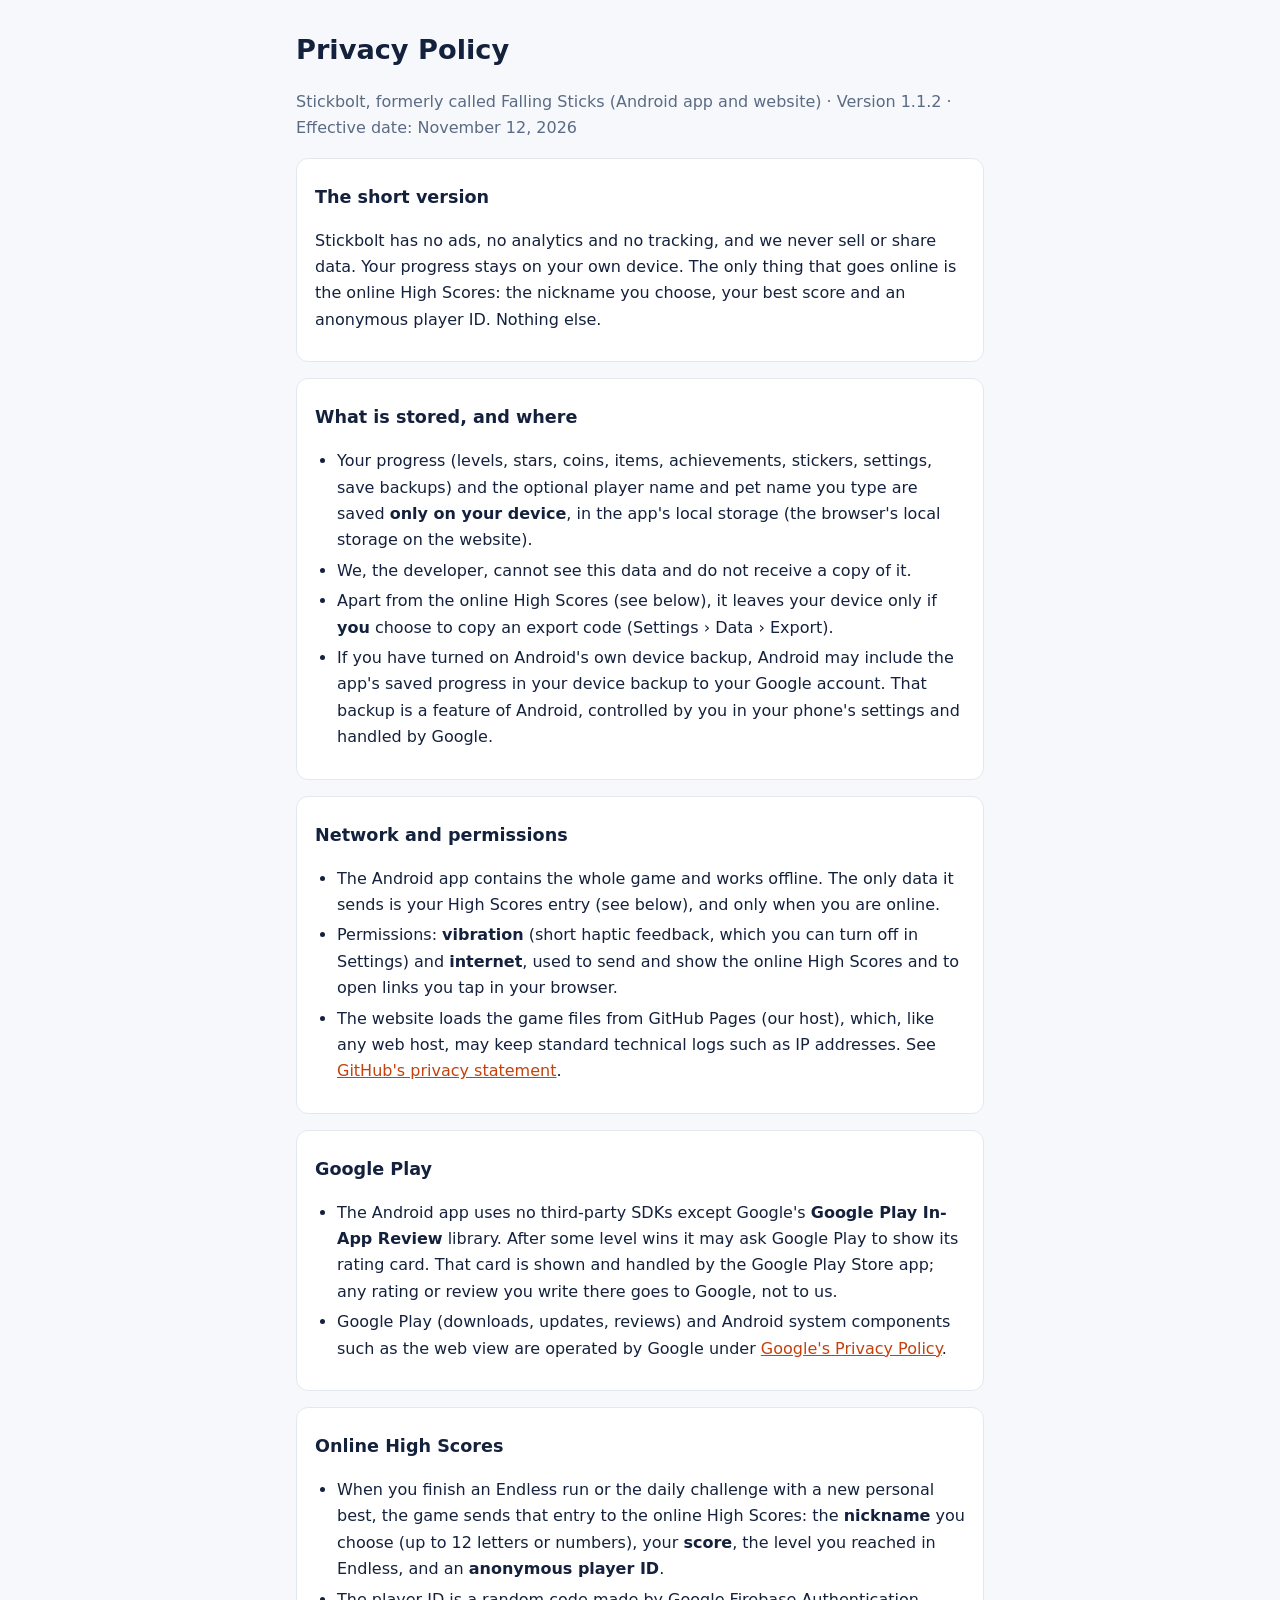
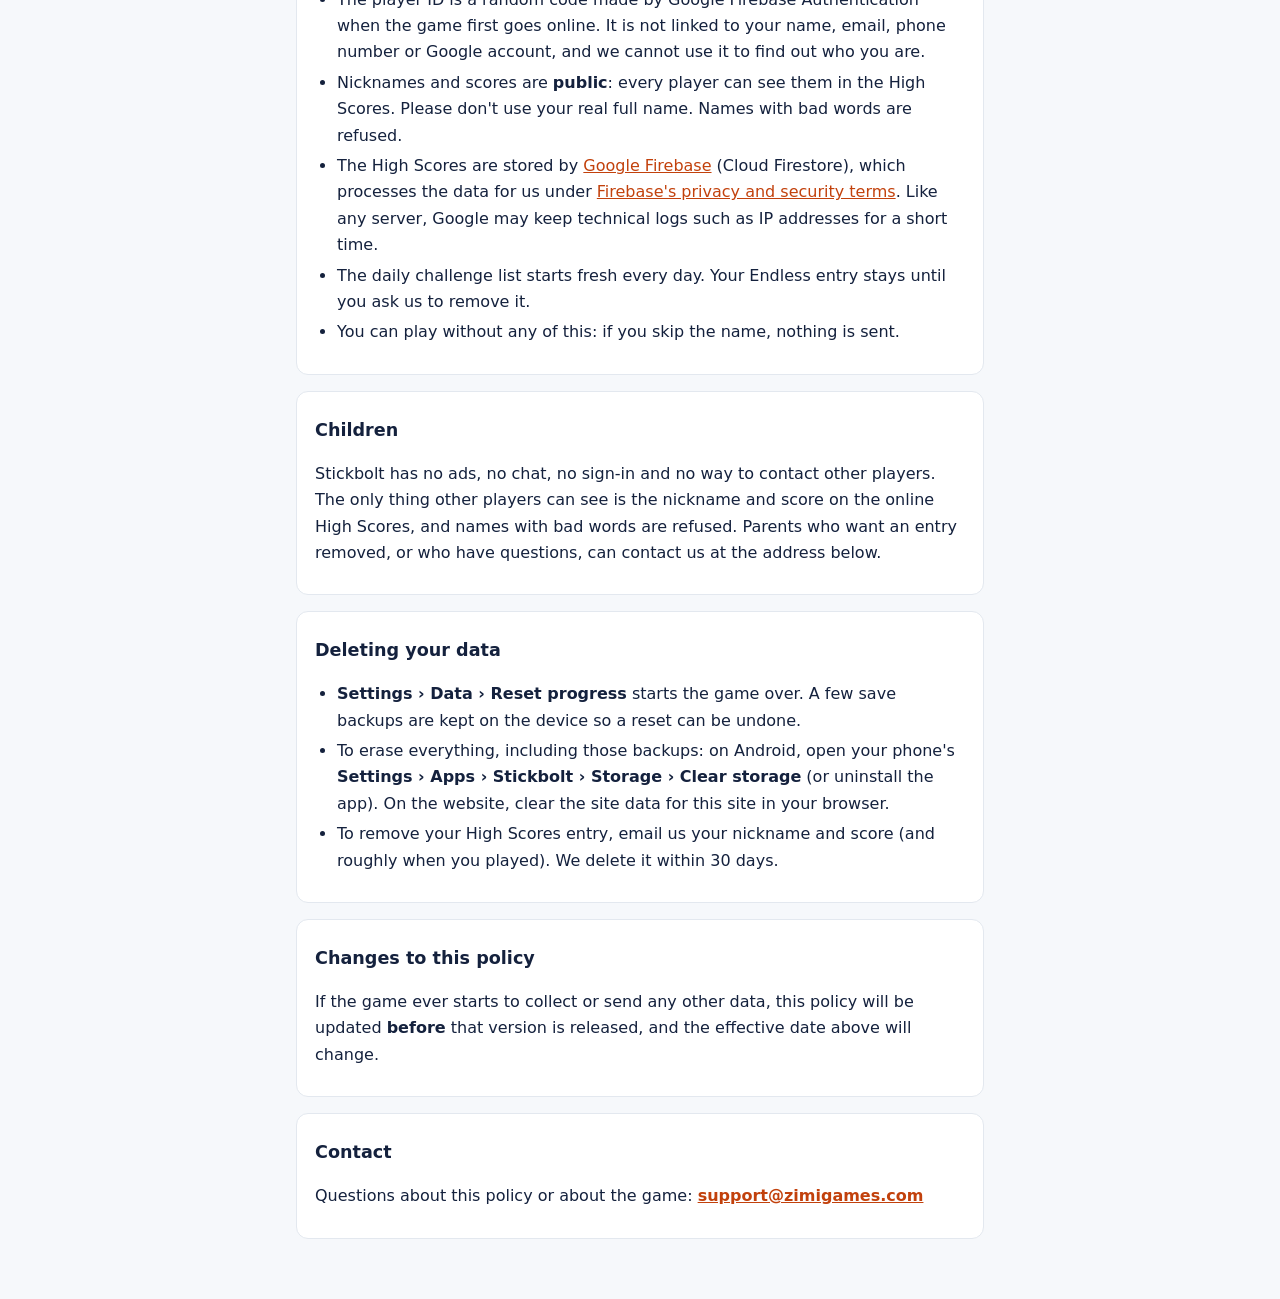
<file: privacy.html>
<!doctype html>
<html lang="en">
<head>
<meta charset="utf-8">
<meta name="viewport" content="width=device-width,initial-scale=1">
<title>Stickbolt · Privacy Policy</title>
<meta name="description" content="Privacy policy of the Stickbolt game for Android and the web.">
<style>
  :root{--bg:#f6f8fb;--card:#fff;--text:#14213d;--muted:#5b6b84;--line:#e3e8ef;--acc:#c2410c}
  @media (prefers-color-scheme:dark){:root{--bg:#0f1420;--card:#171e2d;--text:#e8eefc;--muted:#9fb0cc;--line:#273249;--acc:#fb923c}}
  *{box-sizing:border-box}
  body{margin:0;background:var(--bg);color:var(--text);font:16px/1.65 system-ui,"Segoe UI",Roboto,sans-serif}
  main{max-width:720px;margin:0 auto;padding:28px 16px 60px}
  h1{font-size:1.7rem;margin:0 0 4px}h2{font-size:1.1rem;margin:22px 0 6px}
  p,li{color:var(--text)}.muted{color:var(--muted)}a{color:var(--acc)}
  ul{padding-left:22px}li{margin:4px 0}
  section{background:var(--card);border:1px solid var(--line);border-radius:12px;padding:2px 18px 12px;margin-top:16px}
</style>
</head>
<body><main>
<h1>Privacy Policy</h1>
<p class="muted">Stickbolt, formerly called Falling Sticks (Android app and website) · Version 1.1.2 · Effective date: November 12, 2026</p>

<section>
<h2>The short version</h2>
<p>Stickbolt has no ads, no analytics and no tracking, and we never sell or share data. Your progress stays on your own device. The only thing that goes online is the online High Scores: the nickname you choose, your best score and an anonymous player ID. Nothing else.</p>
</section>

<section>
<h2>What is stored, and where</h2>
<ul>
<li>Your progress (levels, stars, coins, items, achievements, stickers, settings, save backups) and the optional player name and pet name you type are saved <b>only on your device</b>, in the app's local storage (the browser's local storage on the website).</li>
<li>We, the developer, cannot see this data and do not receive a copy of it.</li>
<li>Apart from the online High Scores (see below), it leaves your device only if <b>you</b> choose to copy an export code (Settings › Data › Export).</li>
<li>If you have turned on Android's own device backup, Android may include the app's saved progress in your device backup to your Google account. That backup is a feature of Android, controlled by you in your phone's settings and handled by Google.</li>
</ul>
</section>

<section>
<h2>Network and permissions</h2>
<ul>
<li>The Android app contains the whole game and works offline. The only data it sends is your High Scores entry (see below), and only when you are online.</li>
<li>Permissions: <b>vibration</b> (short haptic feedback, which you can turn off in Settings) and <b>internet</b>, used to send and show the online High Scores and to open links you tap in your browser.</li>
<li>The website loads the game files from GitHub Pages (our host), which, like any web host, may keep standard technical logs such as IP addresses. See <a href="https://docs.github.com/en/site-policy/privacy-policies/github-general-privacy-statement">GitHub's privacy statement</a>.</li>
</ul>
</section>

<section>
<h2>Google Play</h2>
<ul>
<li>The Android app uses no third-party SDKs except Google's <b>Google Play In-App Review</b> library. After some level wins it may ask Google Play to show its rating card. That card is shown and handled by the Google Play Store app; any rating or review you write there goes to Google, not to us.</li>
<li>Google Play (downloads, updates, reviews) and Android system components such as the web view are operated by Google under <a href="https://policies.google.com/privacy">Google's Privacy Policy</a>.</li>
</ul>
</section>

<section>
<h2>Online High Scores</h2>
<ul>
<li>When you finish an Endless run or the daily challenge with a new personal best, the game sends that entry to the online High Scores: the <b>nickname</b> you choose (up to 12 letters or numbers), your <b>score</b>, the level you reached in Endless, and an <b>anonymous player ID</b>.</li>
<li>The player ID is a random code made by Google Firebase Authentication when the game first goes online. It is not linked to your name, email, phone number or Google account, and we cannot use it to find out who you are.</li>
<li>Nicknames and scores are <b>public</b>: every player can see them in the High Scores. Please don't use your real full name. Names with bad words are refused.</li>
<li>The High Scores are stored by <a href="https://firebase.google.com/">Google Firebase</a> (Cloud Firestore), which processes the data for us under <a href="https://firebase.google.com/support/privacy">Firebase's privacy and security terms</a>. Like any server, Google may keep technical logs such as IP addresses for a short time.</li>
<li>The daily challenge list starts fresh every day. Your Endless entry stays until you ask us to remove it.</li>
<li>You can play without any of this: if you skip the name, nothing is sent.</li>
</ul>
</section>

<section>
<h2>Children</h2>
<p>Stickbolt has no ads, no chat, no sign-in and no way to contact other players. The only thing other players can see is the nickname and score on the online High Scores, and names with bad words are refused. Parents who want an entry removed, or who have questions, can contact us at the address below.</p>
</section>

<section>
<h2>Deleting your data</h2>
<ul>
<li><b>Settings › Data › Reset progress</b> starts the game over. A few save backups are kept on the device so a reset can be undone.</li>
<li>To erase everything, including those backups: on Android, open your phone's <b>Settings › Apps › Stickbolt › Storage › Clear storage</b> (or uninstall the app). On the website, clear the site data for this site in your browser.</li>
<li>To remove your High Scores entry, email us your nickname and score (and roughly when you played). We delete it within 30 days.</li>
</ul>
</section>

<section>
<h2>Changes to this policy</h2>
<p>If the game ever starts to collect or send any other data, this policy will be updated <b>before</b> that version is released, and the effective date above will change.</p>
</section>

<section>
<h2>Contact</h2>
<p>Questions about this policy or about the game: <a href="mailto:support@zimigames.com"><b>support@zimigames.com</b></a></p>
</section>
</main></body>
</html>
</file>
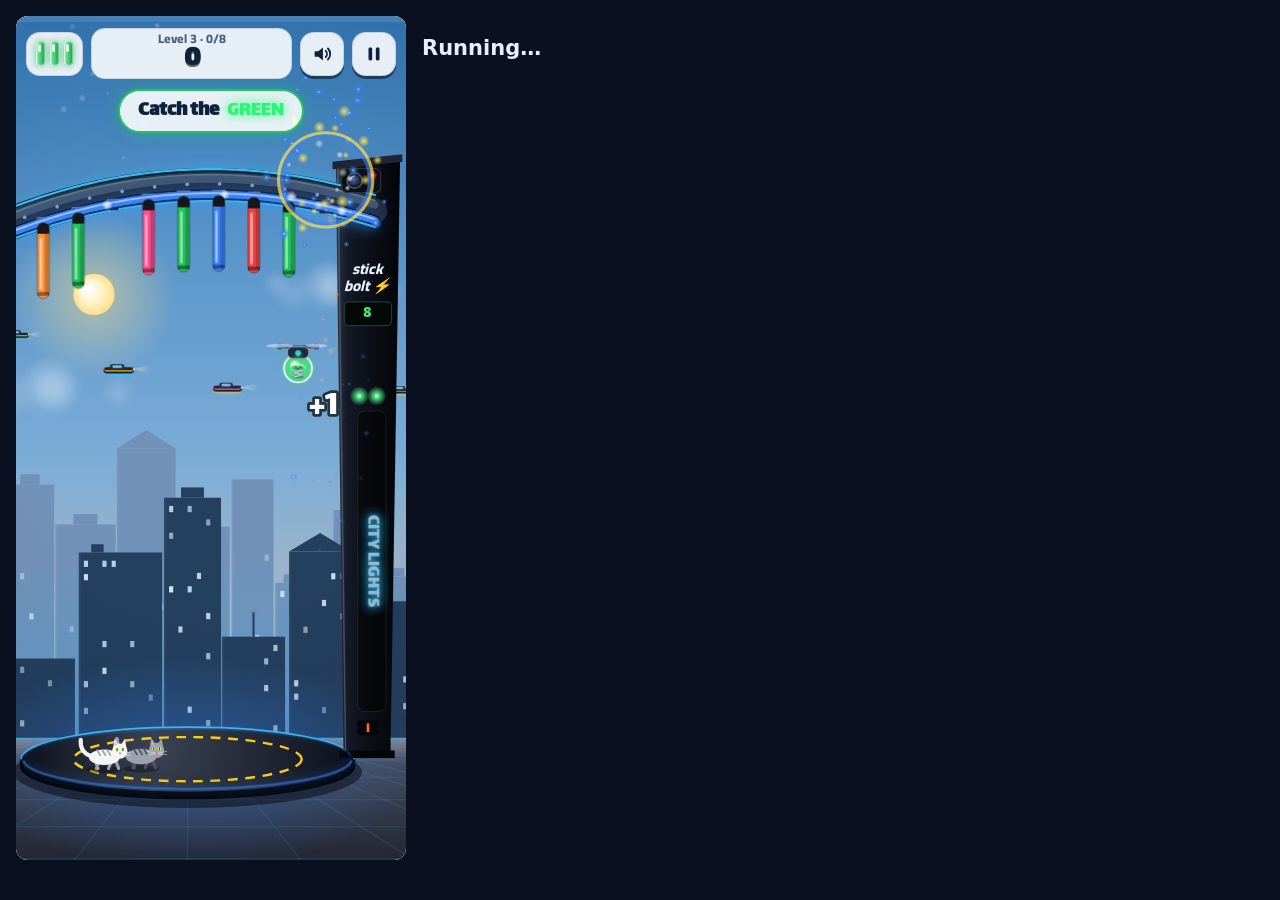
<file: tests/tests.html>
<!doctype html>
<html lang="en">
<head>
<meta charset="utf-8">
<title>Falling Sticks · tests</title>
<style>
  body{margin:0;font:14px/1.45 system-ui,sans-serif;background:#0b1020;color:#e5edff;display:flex;gap:16px;padding:16px}
  iframe{border:0;width:390px;height:844px;flex:none;border-radius:12px;background:#000}
  #log{flex:1;min-width:0}
  .ok{color:#4ade80}.bad{color:#f87171}
  pre{white-space:pre-wrap;word-break:break-word;font-size:12px;color:#94a3b8}
</style>
</head>
<body>
<!-- Automated checks for index.html. Open via a local server (python tests/run_tests.py runs them headless). -->
<iframe id="game"></iframe>
<div id="log"><h2 id="sum">Running…</h2><div id="list"></div><pre id="out"></pre></div>

<script type="text/plain" id="suite">
(async () => {
  const R = [];
  /** A test passes when fn returns nothing/true; a returned string or a thrown error is the failure message. */
  const T = async (name, fn) => {
    const t0 = performance.now();
    try { const m = await fn(); R.push({ name, ok: m === undefined || m === true, msg: typeof m === 'string' ? m : '', ms: Math.round(performance.now() - t0) }); }
    catch (e) { R.push({ name, ok: false, msg: String((e && e.stack) || e).split('\n').slice(0, 3).join(' | '), ms: Math.round(performance.now() - t0) }); }
  };
  const ok = (c, what) => { if (!c) throw new Error(what || 'assertion failed'); };
  const eq = (a, b, what) => { if (a !== b) throw new Error((what || 'value') + ': expected ' + JSON.stringify(b) + ', got ' + JSON.stringify(a)); };
  const errs = [];
  window.addEventListener('error', e => errs.push(String(e.message)));
  const cerr = console.error; console.error = (...a) => { errs.push(a.map(String).join(' ')); cerr.apply(console, a); };

  // drive the game loop by hand: fixed 60 fps steps, rendering every 5th frame to keep it fast
  const raf0 = window.requestAnimationFrame.bind(window);
  window.requestAnimationFrame = cb => cb === frame ? 0 : raf0(cb);
  let now = performance.now(), rn = 0;
  const rf = Render.frame.bind(Render); Render.frame = dt => { if (++rn % 5 === 0) rf(dt); };
  const step = (sec, bot) => { const n = Math.round(sec * 60); for (let i = 0; i < n; i++) { now += 1000 / 60; if (bot && SM.state === 'play') bot(); frame(now); } };
  /** A good player: catches matching sticks (and the matching half of two-tone ones), never touches bombs. */
  const bot = () => {
    const G = Game, len = V.len;
    for (const s of G.sticks) {
      if (s.st !== ST.FALL || s.fake) continue;
      const prog = s.up ? (s.y0 - s.y) / Math.max(1, s.y0 - arcY(s.x)) : (s.y - s.y0) / Math.max(1, V.fy - len - s.y0);
      if (prog < .45 || s.k === KIND.BOMB || s.live) continue;
      if (s.k === KIND.GOLD || s.k === KIND.LAMP) G.grab(s);
      else if (s.c === G.target) G.grab(s, s.y + len * .25);
      else if (s.c2 === G.target) G.grab(s, s.y + len * .75);
    }
  };
  const fresh = o => { save = migrate(Object.assign({ v: SAVE_VERSION, introSeen: true, tutorialDone: true, xpInit: true }, o || {})); save.settings.music = save.settings.sfx = 0; save.settings.lang = 'en'; LANG = 'en'; if (!(o && o.settings && o.settings.diff)) save.settings.diff = 'normal'; Season.id = ''; Timers.clear(); Modal.close(); };
  const play = (mode, n, maxSec, b) => {
    startRun(mode, n); if (SM.state === 'intro') SM.go('countdown');
    step(3); let t = 0; while (SM.state === 'play' && t < (maxSec || 240)) { step(1, b === undefined ? bot : b); t++; }
    return SM.state;
  };
  const hang = () => Game.sticks.find(s => s.st === ST.HANG && !s.floor);
  /** Put a hanging stick mid-fall for direct grab/land checks. */
  const falling = (c, c2, k) => { const s = hang(); s.st = ST.FALL; s.y0 = arcY(s.x) + 10 * V.u; s.y = s.y0 + 40 * V.u + (Game.zapOn() ? V.len * 1.6 : 0); s.vy = 50; s.c = c; s.c2 = c2 || ''; s.k = k || KIND.N; return s; };
  const other = () => COLOR_KEYS.find(c => c !== Game.target);
  const third = () => COLOR_KEYS.find(c => c !== Game.target && c !== other());
  CFG.online.apiKey = ''; CFG.online.projectId = '';   // no real network in tests (the real High Scores server made runs hang); tests that need it stub HS
  layout(); Cache.clear();

  await T('boot: game objects ready, no errors', () => { ok(typeof Game === 'object' && Game.sticks.length === CFG.lanes + CFG.floorSticks, 'sticks'); ok(['splash', 'cinema', 'menu'].includes(SM.state), 'state ' + SM.state); eq(errs.length, 0, 'errors'); });
  await T('version: sw.js cache name matches VERSION', async () => { const sw = await (await fetch('../sw.js', { cache: 'no-store' })).text(); ok(sw.includes("'stickbolt-v" + VERSION + "'"), 'sw.js CACHE is not v' + VERSION); });
  await T('i18n: every language has every key, placeholder and achievement', () => {
    const en = STR.en, bad = [];
    for (const l of Object.keys(LANGS)) {
      const d = STR[l]; if (!d) { bad.push(l + ':missing'); continue; }
      for (const k of Object.keys(en)) {
        if (k === 'achs') continue;
        if (!(k in d)) { bad.push(l + ':' + k); continue; }
        if (Array.isArray(en[k])) { if (!Array.isArray(d[k]) || !d[k].length || ((k === 'worlds' || k === 'titles') && d[k].length !== en[k].length)) bad.push(l + ':' + k + '[]'); }
        else if (typeof en[k] === 'string') for (const ph of ['{0}', '{1}', '{2}']) if (en[k].includes(ph) !== String(d[k]).includes(ph)) bad.push(l + ':' + k + ph);
      }
      for (const a of ACH) if (!d.achs || !d.achs[a.id]) bad.push(l + ':achs.' + a.id);
      for (const c of Object.keys(SHOP)) for (const it of SHOP[c]) if (!d['it_' + c + '_' + it.id]) bad.push(l + ':it_' + c + '_' + it.id);
      for (const i of INTROS) if (!d['in_' + i.key] || !d['in_' + i.key + 'D']) bad.push(l + ':in_' + i.key);
      if (d.titles && d.titles.length !== CFG.titles.length) bad.push(l + ':titles vs CFG.titles');
    }
    eq(STR.en.worlds.length, NW, 'world names');
    return bad.length ? bad.length + ' problems: ' + bad.slice(0, 15).join(', ') : true;
  });
  await T('levels: cfg(n) is sane for every level', () => {
    for (let n = 1; n <= MAX_LV; n++) {
      const L = cfg(n);
      for (const k of ['itv', 'g', 'warn', 'decoy', 'goal']) ok(Number.isFinite(L[k]) && L[k] >= 0, 'L' + n + '.' + k + '=' + L[k]);
      ok(L.itv > 0 && L.g > 0, 'L' + n + ' speed');
      eq(L.boss, n % PER_WORLD === 0, 'boss at ' + n);
      eq(L.twoTone, n >= CFG.unlock.twoTone, 'twoTone at ' + n); eq(L.rise, n >= CFG.unlock.rise, 'rise at ' + n);
      if (L.wind) ok(n >= CFG.unlock.wind, 'wind at ' + n);
    }
    ok(cfg(CFG.unlock.wind).wind, 'wind must blow on its intro level');
  });
  await T('save: v1 prototype save migrates', () => { const s = migrate({ s: [3, 2, 1] }); eq(s.v, SAVE_VERSION); eq(s.stars.join(), '3,2,1'); ok(s.tutorialDone && s.introSeen, 'flags'); eq(s.xp, 0); });
  await T('save: merge keeps free-form maps and rejects wrong types', () => {
    const s = migrate({ v: SAVE_VERSION, coins: 'lots', xp: 75, stickers: { '0_enter': 5 }, fails: { 12: 2 }, seenWorld: { 3: 1 }, event: { id: 'ramadan-1', n: 4, got: [0] }, settings: { theme: 'nope-but-string', diff: 'insane' } });
    eq(s.coins, 0, 'coins'); eq(s.xp, 75, 'xp'); eq(s.stickers['0_enter'], 5); eq(s.fails[12], 2); eq(s.seenWorld[3], 1); eq(s.event.n, 4); eq(s.settings.diff, 'hard', 'new default'); eq(s.settings.theme, 'day'); eq(s.settings.lang, 'en'); eq(s.settings.cb, false);
  });
  await T('player: XP curve, titles and level-up rewards', () => {
    fresh(); eq(Player.info(0).l, 1); eq(Player.info(Player.need(1) - 1).l, 1); eq(Player.info(Player.need(1)).l, 2);
    let last = 0; for (let x = 0; x < 200000; x += 997) { const l = Player.info(x).l; ok(l >= last, 'monotonic'); last = l; }
    ok(last <= CFG.xp.max, 'max level'); eq(Player.title(1), t('titles')[0]); eq(Player.title(99), t('titles')[CFG.titles.length - 1]);
    const ups = Player.gain(Player.need(1)); eq(ups.length, 1); eq(ups[0].l, 2); eq(save.coins, TRACK[0].coins);
    let need = 0; for (let l = 1; l < 5; l++) need += Player.need(l);
    fresh(); Player.gain(need); ok(save.shop.owned.pet.includes('bow'), 'level 5 gives the pet bow');
    fresh({ shop: { owned: { pet: ['none', 'bow'] } } }); const c0 = save.coins; Player.gain(need); ok(save.coins - c0 >= 150 + 50 + 60 + 70, 'owned item turns into coins');
  });
  await T('player: old progress turns into XP once', () => { fresh({ stars: Array(30).fill(3), bossBeat: [true, true], xpInit: false }); const l = Player.retro(); ok(l > 1, 'level ' + l); ok(save.xpInit); eq(Player.retro(), 0, 'second call'); });
  await T('album: stickers and set reward', () => {
    fresh({ stars: Array(PER_WORLD).fill(3), bossBeat: [true] });
    const got = Album.check(); eq(got.length, STK.length + 1, 'stickers + set'); ok(save.stickers.set0, 'set'); eq(save.coins, CFG.stickerSet); eq(Album.check().length, 0, 'no repeats'); eq(Album.count(), STK.length);
    fresh({ stars: [3, 3, 2] }); eq(Album.check().map(x => x[1]).join(), 'enter');
  });
  await T('season: Ramadan lanterns grant each reward once', () => {
    fresh(); Season.id = 'ramadan'; save.event = { id: 'ramadan-test', n: 0, got: [] };
    eq(Season.add(25).length, 1); eq(save.coins, CFG.ramadan[0].coins); eq(Season.add(30).length, 1); ok(save.shop.owned.pet.includes('lantern'), 'lantern');
    eq(Season.add(100).length, 1); eq(Season.add(100).length, 0); Season.id = ''; eq(Season.add(10).length, 0);
  });
  await T('season: Eid doubles the daily gift; event items cannot be bought', () => {
    fresh(); Season.id = 'eid'; eq(Daily.reward(1), CFG.dailyRewards[0] * 2); Season.id = ''; eq(Daily.reward(1), CFG.dailyRewards[0]);
    save.coins = 99999; Screens.shop.tab = 'pet'; Actions.buy('lantern'); ok(!save.shop.owned.pet.includes('lantern'), 'bought an event item');
  });
  await T('smart assist: kicks in after 3 fails, respects the setting', () => {
    fresh({ fails: { 20: 3 } }); Game.setup('level', 20); ok(Game.assist, 'assist on'); ok(Math.abs(Game.L.g - cfg(20).g * CFG.assist.grav) < 1e-9, 'gravity');
    save.settings.assist = false; Game.setup('level', 20); ok(!Game.assist, 'setting off');
    fresh({ fails: { 20: 2 } }); Game.setup('level', 20); ok(!Game.assist, 'too early');
  });
  await T('smart assist: losses are counted, a win clears them', () => {
    fresh({ stars: [3, 3, 3, 3] }); eq(play('level', 5, 120, null), 'end'); ok(!Screens.end.r.win, 'should lose without a bot'); eq(save.fails[5], 1);
    eq(play('level', 5), 'end'); ok(Screens.end.r.win, 'bot should win'); ok(!(5 in save.fails), 'cleared');
  });
  await T('two-tone: the tapped half decides', () => {
    fresh(); Game.setup('level', 80); const T0 = Game.target;
    let s = falling(T0, other()); const c0 = Game.caught; Game.grab(s, s.y + 4 * V.u); eq(Game.caught, c0 + 1, 'top half = target');
    s = falling(T0, other()); const w0 = Game.wrong; Game.grab(s, s.y + V.len - 4 * V.u); eq(Game.wrong, w0 + 1, 'bottom half is wrong');
    Cat.saves = 0; s = falling(other(), Game.target); const m0 = Game.missed; Game.land(s); eq(Game.missed, m0 + 1, 'target half landed');
    s = falling(other(), third()); const m1 = Game.missed; Game.land(s); eq(Game.missed, m1, 'no target half: free to drop');
  });
  await T('rising sticks: launch from the platform and escape at the arch', () => {
    fresh(); Game.setup('level', 140); Cat.saves = 0; ok(Game.L.rise);
    ok(Game.spawnRise(), 'spawned'); const s = Game.sticks.find(x => x.up); eq(s.st, ST.WARN); s.c = Game.target; s.c2 = ''; Game.spawnT = 99;
    const y0 = s.y, m0 = Game.missed; let minY = y0;
    for (let i = 0; i < 600 && s.up; i++) { Game.update(1 / 60); Game.spawnT = 99; if (s.up) minY = Math.min(minY, s.y); }
    ok(minY < y0 - V.len, 'moved up'); eq(Game.missed, m0 + 1, 'escape counts as a miss');
  });
  await T('lantern sticks: bonus only, never a penalty', () => {
    fresh(); Season.id = 'ramadan'; Game.setup('level', 30); const s = falling('b', '', KIND.LAMP), l0 = Game.lives, w0 = Game.wrong;
    Game.grab(s); eq(Game.lanterns, 1); eq(Game.lives, l0); eq(Game.wrong, w0);
    const s2 = falling('b', '', KIND.LAMP); Cat.saves = 0; Game.land(s2); eq(Game.lives, l0, 'dropping a lantern is fine');
  });
  await T('wind: gusts blow and sticks stay on the stage', () => {
    fresh(); Game.setup('level', 106); ok(Game.L.wind); let moved = 0;
    for (let i = 0; i < 900; i++) { Game.update(1 / 60); if (Math.abs(Game.wind) > 3 * V.u) moved++; for (const s of Game.sticks) if (s.st === ST.FALL) ok(s.x >= V.sx && s.x <= V.colX0, 'x out of stage'); }
    ok(moved > 100, 'wind never blew');
  });
  await T('bot clears one level of every mechanic', () => {
    const fails = [];
    for (const n of [1, 6, 10, 31, 61, 76, 91, 106, 121, 136, 149]) { fresh({ stars: Array(n - 1).fill(3) }); const st = play('level', n); if (st !== 'end' || !Screens.end.r.win) fails.push(n + ':' + st); }
    return fails.length ? 'lost: ' + fails.join(', ') : true;
  });
  await T('bot beats bosses (worlds 1, 5, 10)', () => {
    const fails = [];
    for (const n of [15, 75, 150]) { fresh({ stars: Array(n - 1).fill(3) }); const st = play('level', n, 300); if (st !== 'end' || !Screens.end.r.win) fails.push(n + ':' + st + ':' + (Screens.end.r && Screens.end.r.caught)); else ok(save.bossBeat[(n / PER_WORLD) - 1], 'boss flag'); }
    return fails.length ? 'lost: ' + fails.join(', ') : true;
  });
  await T('endless and daily runs keep going without errors', () => {
    fresh(); startRun('endless', 1); step(3); step(60, bot); ok(['play', 'end'].includes(SM.state));
    fresh(); eq(play('daily', 1), 'end');
  });
  await T('daily: the same day gives the same seed and level', () => { fresh(); Game.setup('daily', 1); const a = [Game.seed, Game.n]; Game.setup('daily', 1); eq([Game.seed, Game.n].join(), a.join()); });
  await T('XP and stickers are awarded after a win', () => {
    fresh({ stars: [3, 3, 3] }); eq(play('level', 4), 'end'); const r = Screens.end.r;
    ok(r.win && r.xp > 0, 'xp ' + r.xp); eq(save.xp, r.xp); ok(save.stickers['0_enter'], 'first sticker'); ok(save.log.some(e => e.k === 'win'), 'log');
  });
  await T('menu: buttons appear after levels 1, 3 and 5, with a NEW tag until opened', () => {
    const has = k => !!UI.cur.querySelector('[data-a="' + k + '"]');
    const dev = Dev.on; Dev.on = false;
    try {
      fresh({ menuSeen: {} }); SM.go('menu'); ok(has('play') && has('settings'), 'play + settings'); for (const k of ['shop', 'ach', 'modes', 'lb', 'stats', 'missions', 'pets']) ok(!has(k), 'hidden ' + k);
      fresh({ stars: [3], menuSeen: {} }); SM.go('menu'); ok(has('shop') && has('ach') && !has('modes') && !has('lb'), 'after level 1'); ok(/NEW/.test(UI.cur.querySelector('[data-a="shop"]').textContent), 'NEW tag');
      fresh({ stars: [3, 3, 3], menuSeen: {} }); SM.go('menu'); ok(has('modes') && has('lb') && !has('stats') && !has('missions'), 'after level 3');
      fresh({ stars: [3, 3, 3, 3, 3], menuSeen: {} }); SM.go('menu'); ok(has('stats') && has('missions') && has('pets'), 'after level 5');
      const s = migrate({ v: SAVE_VERSION, stars: Array(8).fill(3) }); eq(s.menuSeen.shop, 1, 'old players see no NEW'); eq(s.menuSeen.stats, 1);
    } finally { Dev.on = dev; fresh(); SM.go('menu'); }
  });
  await T('end screen: a High Scores button invites the player once the list is open', async () => {
    const L0 = HS.list, F0 = HS.flush, on0 = CFG.online.apiKey, p0 = CFG.online.projectId, dev = Dev.on; Dev.on = false; CFG.online.apiKey = 'test'; CFG.online.projectId = 'test';
    HS.list = async () => [{ uid: 'someone', nm: 'Lina', s: 9000, lv: 30 }]; HS.flush = () => Promise.resolve(); HS.view = {};
    try {
      fresh({ stars: [3, 3, 3, 3], menuSeen: {} }); eq(play('level', 5), 'end', 'level 5 ends');
      const b = UI.cur.querySelector('.hsb'); ok(b && b.dataset.a === 'lb', 'button shown');
      await new Promise(r => setTimeout(r, 50)); ok(/Lina/.test($('#eHsSub').textContent), 'teases #1: ' + $('#eHsSub').textContent);
      fresh({ menuSeen: {} }); eq(play('level', 1), 'end', 'level 1 ends'); ok(!UI.cur.querySelector('.hsb'), 'hidden before level 3');
    } finally { HS.list = L0; HS.flush = F0; CFG.online.apiKey = on0; CFG.online.projectId = p0; Dev.on = dev; HS.view = {}; fresh(); SM.go('menu'); }
  });
  await T('high scores: names are cleaned and filtered, only better scores wait to be sent', () => {
    eq(HS.clean('  Lina<script>  '), 'Linascript'); eq(HS.clean('سارة 🎮'), ''); eq(HS.clean('Ali علي'), 'Ali'); eq(HS.clean('abcdefghijklmnop'), 'abcdefghijkl');
    ok(HS.latin('Lina_2 x.y-z')); ok(!HS.latin('سارة'), 'Arabic refused'); ok(!HS.latin('Max🎮'), 'emoji refused'); ok(!HS.latin('Zoë'), 'accents refused');
    const inp = { value: 'سارة', focus() {} }, er = { textContent: '' }; eq(HS.take(inp, er), ''); eq(er.textContent, t('hsLatin'));
    inp.value = 'Mo 77'; eq(HS.take(inp, er), 'Mo 77');
    for (const n of ['sh1t head', 'FUUUCK', 'f.u.c.k', 'b1tch', 'ass', 'Big Ass', 'xxx', 'Hitler', 'p0rn', 'a55hole']) ok(HS.bad(n), 'refused: ' + n);
    for (const n of ['Lina', 'Bob', 'Grape', 'Peacock', 'Cocktail', 'Scunthorpe', 'Nazir', 'Bass', 'Classic', 'Assassin', 'Knight', 'Nigel', 'Sussex', 'Titan', 'Kiko', 'Coke', 'Khawla', 'Hancock'])
      ok(!HS.bad(n), 'allowed: ' + n);
    eq(migrate({ v: SAVE_VERSION, name: 'سارة' }).name, '', 'old Arabic name asked again'); eq(migrate({ v: SAVE_VERSION, name: 'Mo' }).name, 'Mo');
    fresh(); HS.submit('endless', 500, 12); HS.submit('endless', 300, 9); eq(save.hs.q.length, 1); eq(save.hs.q[0].s, 500, 'keeps the best');
    save.hs.sent.endless = 800; save.hs.q = []; HS.submit('endless', 700, 3); eq(save.hs.q.length, 0, 'not better than sent'); HS.submit('endless', 700, 3, true); eq(save.hs.q.length, 1, 'rename resend');
    save.hs.q = [{ id: 'daily-2000-01-01', s: 9, lv: 1 }]; HS.flush(); eq(save.hs.q.length, 0, 'old days dropped');
    ok(!HS.on() || CFG.online.projectId, 'config'); fresh();
  });
  await T('history: backup and restore', () => { fresh({ coins: 500 }); History.backup('manual'); save.coins = 1; ok(History.restore(0)); eq(save.coins, 500); });
  await T('every screen renders in every language', () => {
    const bad = [], names = ['menu', 'map', 'modes', 'missions', 'shop', 'ach', 'stats', 'lb', 'settings', 'about', 'profile', 'album', 'saves'];
    for (const l of Object.keys(LANGS)) {
      fresh({ stars: Array(20).fill(3) }); LANG = save.settings.lang = l; Season.id = l === 'ar' ? 'ramadan' : 'eid';
      for (const n of names) { try { SM.go(n); if (!UI.cur || UI.cur.innerHTML.length < 80 || /undefined|NaN|\{0\}/.test(UI.cur.textContent)) bad.push(l + ':' + n); } catch (e) { bad.push(l + ':' + n + ' ' + e.message); } }
      for (const k of Object.keys(SHOP)) { SM.go('shop'); Actions.shopTab(k); if (/undefined|NaN/.test(UI.cur.textContent)) bad.push(l + ':shop.' + k); }
      Season.modal(); Modal.close();
    }
    fresh(); SM.go('menu');
    return bad.length ? bad.join(', ') : true;
  });
  await T('world kits: every world has its own arch and platform, and they draw', () => {
    const c = document.createElement('canvas'); c.width = 400; c.height = 300; const g = c.getContext('2d');
    for (let w = 0; w < NW; w++) {
      ok(ARCH['w' + w] && PLAT['w' + w], 'kit for world ' + w);
      drawArch(g, 'w' + w, 0, 400, x => 60 + (x - 200) * (x - 200) / 2000, 1); drawPlatform(g, 200, 220, 150, 30, 1, 'w' + w);
    }
    fresh(); eq(save.shop.eq.arch, 'world'); eq(save.shop.eq.platform, 'world');
    Game.setup('level', 40); eq(kitId('arch'), 'w2'); save.shop.eq.arch = 'gold'; eq(kitId('arch'), 'gold', 'shop item wins');
    const old = migrate({ v: SAVE_VERSION, shop: { owned: { arch: ['classic', 'gold'] }, eq: { arch: 'classic', platform: 'classic' } } });
    eq(old.shop.eq.arch, 'world', 'old default moves to the world design'); ok(old.shop.owned.arch.includes('world') && old.shop.owned.arch.includes('gold'));
    eq(migrate({ v: SAVE_VERSION, kitV: 1, shop: { eq: { arch: 'classic' } } }).shop.eq.arch, 'classic', 'a deliberate classic stays');
  });
  await T('animals: stroll, turn back, hop when a stick lands, never leave the stage area', () => {
    fresh(); Game.setup('level', 12); Pets.reset(); Pets.next = 0; const kinds = new Set(); let hops = 0;
    for (let i = 0; i < 60 * 90; i++) {
      Pets.update(1 / 60);
      for (const p of Pets.L) { kinds.add(p.k); ok(p.x > V.sx - 61 * V.u && p.x < V.colX0 + 61 * V.u, 'x ' + p.x); }
      if (i % 120 === 0 && Pets.L.length) { Pets.land(Pets.L[0].x); if (Pets.L[0].st === 'jump') hops++; }
      if (i % 600 === 0) { Pets.next = 0; Pets.L.length = 0; }
    }
    ok(kinds.size >= 3, 'kinds seen: ' + [...kinds].join()); ok(hops > 5, 'hops ' + hops);
    const c = document.createElement('canvas'); c.width = c.height = 200; const g = c.getContext('2d');
    for (const k of Pets.KINDS) { Pets.L = [{ k, pal: PET_PAL[k][0], dir: 1, x: 100, st: 'walk', t: 1, stT: 0, turns: 0, dz: 0, snd: 0, h: [80, 85, 90, 95], sp: 1 }]; Pets.draw(g); }
    Pets.reset(); Game.mode = 'tutorial'; Pets.next = 0; Pets.update(1); eq(Pets.L.length, 0, 'none in the tutorial');
  });
  await T('developer mode: wrong code refused, test runs of locked levels save nothing', () => {
    fresh({ stars: [3, 3, 3, 3, 3] }); Dev.on = false; Dev.taps = 0; Dev.tapT = 0;
    for (let i = 0; i < 7; i++) Dev.tap();
    ok(document.querySelector('#devPin'), 'code prompt'); document.querySelector('#devPin').value = '000000'; Dev.check(); ok(!Dev.on, 'wrong code accepted'); Modal.close();
    Dev.on = true; SM.go('map'); ok(UI.cur.querySelector('.sn.devo[data-a="lv"]'), 'locked levels open on the map');
    const before = JSON.stringify(save), coins = save.coins;
    eq(play('level', 120), 'end'); ok(Screens.end.r.test, 'marked as test'); eq(save.coins, coins); eq(JSON.stringify(save), before, 'save changed');
    eq(play('level', 3), 'end'); ok(!Screens.end.r.test, 'a reached level is a normal run');
    Dev.on = false; Store.del('fs_dev'); SM.go('map'); ok(!UI.cur.querySelector('.sn.devo'), 'locked again');
  });
  await T('level names: one unique English name per level, drawn on the column', () => {
    eq(LEVEL_NAMES.length, MAX_LV); eq(new Set(LEVEL_NAMES).size, MAX_LV, 'unique');
    fresh(); Game.setup('level', 33); eq(stageName(), LEVEL_NAMES[32]); Game.setup('endless', 1); eq(stageName(), 'Endless');
    for (const n of LEVEL_NAMES) { const c = nameSign(n, '#22d3ee'); ok(c.width > 0 && c.height > 0, n); }
  });
  await T('companions: unlock with progress, walk with you, and use their skills', () => {
    fresh(); ok(Pets.unlocked('cat') && !Pets.unlocked('pup'), 'only the cat at first'); Actions.petPick('pup'); eq(save.pet.id, 'cat');
    fresh({ stars: Array(50).fill(3) }); Actions.petPick('duck'); eq(save.pet.id, 'duck');
    Game.setup('level', 51); const p = Pets.comp(); ok(p && p.k === 'duck', 'duck walks with you');
    for (let i = 0; i < 60 * 40; i++) { Pets.update(1 / 60); ok(Pets.comp() === p && p.x > V.sx - 61 * V.u && p.x < V.colX0 + 61 * V.u, 'stays'); }
    Cat.saves = 0; let s = falling(Game.target); const m0 = Game.missed; Game.land(s); eq(Game.missed, m0, 'duck saved it'); ok(s.bounced);
    s = falling(Game.target); Game.land(s); eq(Game.missed, m0 + 1, 'only once per level');
    save.pet.id = 'pup'; Game.setup('level', 51); const b0 = Game.bonusCoins;
    for (let i = 0; i < 3; i++) { Cat.saves = 0; Game.land(falling('b', '', KIND.GOLD)); }
    eq(Game.bonusCoins - b0, CFG.pets.fetch * CFG.pets.fetchCoins, 'fetch twice');
    save.pet.id = 'bunny'; Game.setup('level', 51); eq(Pets.quickMul(), CFG.pets.quickMul);
    save.pet.id = 'cat'; Game.setup('level', 51); Game.powSlowT = 0; Game.loseLife('miss'); ok(Game.powSlowT >= CFG.pets.calm - .01, 'cat calms');
    SM.go('pets'); ok(UI.cur.querySelectorAll('canvas[data-pet]').length === 4, 'companion screen');
    save.shop.owned.pet.push('crown'); save.shop.eq.pet = 'crown'; const c = document.createElement('canvas'); c.width = c.height = 120;
    for (const k of Pets.KINDS) drawPetIcon(c.getContext('2d'), k, 60, 100, 2, 'crown', 0);
  });
  await T('shop: every platform is on sale', () => { const ids = SHOP.platform.map(i => i.id).join(); eq(ids, 'world,classic,neon,chrome,holo'); });
  await T('touch: a late finger still counts on fast sticks', () => {
    fresh(); Game.setup('level', 80); const T0 = Game.target, len = V.len, vy = 1000;
    let s = falling(other(), T0); s.vy = vy; s.y += 200; const finger = s.y + len / 2 - vy * .05, c0 = Game.caught;   // aimed at the lower half 50 ms ago
    Game.tap(s.x, finger, 'touch', true); eq(Game.caught, c0 + 1, 'two-tone uses where the stick was'); eq(Game.wrong, 0);
    s = falling(T0); s.vy = vy; s.y += 200; const c1 = Game.caught; Game.tap(s.x, s.y - vy * .07, 'touch', true); eq(Game.caught, c1 + 1, 'behind a falling stick');
    Game.resetStick(s); s = falling(T0); s.up = true; s.vy = -vy; s.y += 200; const c2 = Game.caught; Game.tap(s.x, s.y + len + vy * .07, 'touch', true); eq(Game.caught, c2 + 1, 'behind a rising stick');
  });
  await T('touch: magnet only pulls wanted sticks; the target wins between two sticks', () => {
    fresh(); Game.setup('level', 80); Game.magnetT = 9; const u = V.u, w0 = Game.wrong, l0 = Game.lives;
    let s = falling(other()); s.y += 150; Game.tap(s.x + V.stw / 2 + 24 * u, s.y + 30 * u, 'touch', true); eq(Game.wrong, w0, 'decoy pulled'); eq(Game.lives, l0); Game.resetStick(s);
    Game.magnetT = 0; const L = Game.sticks.filter(q => !q.floor), a = L[3], b = L[4]; L.forEach(q => { q.st = ST.GONE; }); a.st = b.st = ST.HANG;
    const d = falling(other()), g = falling(Game.target); d.y = g.y = V.arcTop + 200 * u; const mid = (d.x + g.x) / 2, c0 = Game.caught;
    Game.tap(mid + (d.x - g.x) * .08, d.y + 30 * u, 'touch', true); eq(Game.caught, c0 + 1, 'target favoured');
  });
  await T('double drops leave room for two fingers', () => {
    fresh(); Game.setup('level', 62); Game.L.rise = false;
    for (let i = 0; i < 400; i++) {
      Game.sticks.forEach(s => Game.resetStick(s)); Game.spawn(); const a = Game.lane, A = Game.sticks.filter(s => s.st !== ST.HANG).length;
      Game.spawn(a); const B = Game.sticks.filter(s => s.st !== ST.HANG); eq(B.length, A + 1, 'second stick');
      ok(Math.abs(B[0].i - B[1].i) >= CFG.chance.doubleGap, 'gap');
    }
  });
  await T('a button pressed while another finger rests still works', async () => {
    const press = (el, id, primary, type, x, y) => { const r = el.getBoundingClientRect(), o = { bubbles: true, isPrimary: primary, pointerId: id, pointerType: 'touch', clientX: x === undefined ? r.left + r.width / 2 : x, clientY: y === undefined ? r.top + r.height / 2 : y }; el.dispatchEvent(new PointerEvent(type, o)); };
    const toPlay = async () => { SM.go('play'); UI.busy = 0; lastAct = null; await new Promise(r => setTimeout(r, 450)); };   // the HUD fades in before it can be touched
    fresh(); Game.setup('level', 3); await toPlay(); const b = document.querySelector('#bPause');
    press(cv, 1, true, 'pointerdown', 100, 400); press(b, 7, false, 'pointerdown'); press(b, 7, false, 'pointerup'); eq(SM.state, 'pause', 'second finger on Pause');
    press(cv, 1, true, 'pointerup', 100, 400); await toPlay();
    press(b, 2, true, 'pointerdown'); press(cv, 3, false, 'pointerdown', 100, 400); press(b, 2, true, 'pointerup'); eq(SM.state, 'pause', 'Pause finger first, other finger still down');
    press(cv, 3, false, 'pointerup', 100, 400); await toPlay();
    press(cv, 4, true, 'pointerdown', 100, 400); press(b, 5, false, 'pointerdown'); press(b, 5, false, 'pointerup', 150, 500); eq(SM.state, 'play', 'slid off: no action');
    press(cv, 4, true, 'pointerup', 100, 400); SM.go('menu');
  });
  await T('touch: decoys keep a tight hit area; a pet next to a decoy gets petted', () => {
    fresh(); Game.setup('level', 80); const u = V.u, w0 = Game.wrong, l0 = Game.lives;
    let s = falling(other()); s.vy = 1000; s.y += 220; Game.tap(s.x, s.y - 60, 'touch', true); eq(Game.wrong, w0, 'tap 60 px above a fast decoy'); Game.resetStick(s);
    Game.mode = 'level'; Pets.reset(); const p = Pets.comp(); ok(p, 'companion');
    s = falling(other()); s.y = V.fy - V.len - 4 * u; p.x = s.x + V.stw / 2 + 10 * u; p.st = 'walk'; p.goal = null;
    Game.tap(p.x, Pets.y() + p.dz - 12 * u, 'touch', true); eq(Game.wrong, w0, 'pet, not the decoy'); eq(Game.lives, l0); eq(p.st, 'love');
  });
  await T('difficulty: double drops ease in, gold rain is not a free pass', () => {
    const a = cfg(61).dbl, b = cfg(76).dbl, c = cfg(130).dbl; ok(a > 0 && a < b && c === CFG.chance.double, [a, b, c].join());
    const g = cfg(CFG.special.goldRain.fromWorld * PER_WORLD + CFG.special.goldRain.idx); eq(g.type, 'goldRain'); ok(g.goal >= cfg(g.n - 1).goal, 'gold rain goal');
  });
  await T('balance: survive timers and swap bosses stay smoothed (no cliffs vs their neighbours)', () => {
    const S = CFG.special.survive, B = CFG.boss;
    eq([S.base, S.perWorld].join(), '14,2', 'survive timer'); eq(cfg(22).survive, 16); eq(cfg(52).survive, 20); eq(cfg(127).survive, 30);
    eq([B.swapEvery, B.swapGoal, B.enrageG, B.enrageItv].join(), '6,4,1.15,0.9', 'boss numbers');
    fresh({ stars: Array(59).fill(3) }); Game.setup('level', 60); ok(Boss.has('swap'), 'boss 60 swaps'); eq(Game.L.goal, cfg(60).goal - B.swapGoal, 'swap boss goal'); eq(Boss.max, Game.L.goal); eq(Game.L.swEvery, B.swapEvery);
    fresh({ stars: Array(44).fill(3) }); Game.setup('level', 45); ok(!Boss.has('swap')); eq(Game.L.goal, cfg(45).goal, 'other bosses keep their goal');
    fresh({ stars: Array(59).fill(3) }); Game.setup('endless', 1); eq(Game.L.goal, 0, 'endless untouched');
  });
  await T('fall time does not depend on screen height', () => {
    fresh(); const k = () => (V.fy - V.len - V.arcTop) / V.fall; const a = k(); ok(Math.abs(a - 1 / CFG.layout.fallRef) < 1e-9, 'ratio'); ok(Math.abs(V.fall / V.H - 1) < .02, 'reference stays near screen height at 390×844');
  });
  await T('music: three well-formed songs, spread evenly over each world', () => {
    eq(SONGS.length, 3);
    for (const S of SONGS) for (const k of S.form) { const x = S.sec[k]; eq(x.prog.length, 4, S.name); eq(x.lead.length, 4, S.name);
      for (const r of [...x.lead, x.bass, x.kick, x.snare, x.hat, x.clap, x.dum, x.tek, x.ghost].filter(Boolean)) eq(r.length, 16, S.name + ' row ' + r); }
    for (let w = 0; w < NW; w++) {
      const L = []; for (let i = 1; i < PER_WORLD; i++) L.push(songFor(w * PER_WORLD + i));
      const c = [0, 1, 2].map(k => L.filter(x => x === k).length).sort(); eq(c.join(), '4,5,5', 'world ' + w);
      ok(L.every((x, i) => i === 0 || x !== L[i - 1]), 'same song twice in a row in world ' + w);
    }
    fresh(); Game.setup('level', 20); ok(/^s\d\.1\.1$/.test(Game.musicKey()), Game.musicKey()); Game.setup('level', 15); eq(Game.musicKey(), 'boss0');
    const n0 = Sound.note, h0 = Sound.hiss; let notes = 0, hiss = 0; Sound.note = () => { notes++; }; Sound.hiss = () => { hiss++; };
    try { for (let k = 0; k < 3; k++) { Music.tr = Music.build('s' + k + '.3.2'); for (let i = 0; i < 16 * 16; i++) Music.sched(i, i * .1, .1); } } finally { Sound.note = n0; Sound.hiss = h0; }
    ok(notes > 600 && hiss > 300, notes + ' notes, ' + hiss + ' noises'); Music.tr = null;
  });
  await T('no Arabic script anywhere while the game is in English (or another non-Arabic language)', () => {
    const AR = /[؀-ۿݐ-ݿﭐ-﷿ﹰ-﻿]/, bad = [], names = ['splash', 'menu', 'map', 'modes', 'missions', 'shop', 'ach', 'stats', 'lb', 'settings', 'about', 'profile', 'album', 'pets', 'saves'];
    for (const l of ['en']) {
      fresh({ stars: Array(40).fill(3) }); LANG = save.settings.lang = l; applySettings && applySettings(); Season.id = 'ramadan';
      for (const n of names) { SM.go(n); if (AR.test(UI.cur.textContent)) bad.push(l + ':' + n + ' «' + (UI.cur.textContent.match(new RegExp('.{0,12}' + AR.source + '+.{0,12}')) || [''])[0] + '»'); }
      for (const k of Object.keys(SHOP)) { SM.go('shop'); Actions.shopTab(k); if (AR.test(UI.cur.textContent)) bad.push(l + ':shop.' + k); }
      Game.setup('level', 33); SM.go('countdown'); SM.go('play'); if (AR.test(document.querySelector('#hud').textContent)) bad.push(l + ':hud');
      Season.modal(); if (AR.test(document.querySelector('#modal').textContent)) bad.push(l + ':event'); Modal.close();
      if (AR.test(stageName()) || AR.test(t('title')) || AR.test(t('sub'))) bad.push(l + ':title');
    }
    fresh(); SM.go('menu');
    return bad.length ? bad.join(' | ') : true;
  });
  await T('Android back button: closes, pauses, steps back, exits from the menu', () => {
    fresh(); SM.go('menu'); eq(appBack(), 'exit'); SM.go('shop'); eq(appBack(), 'ok'); eq(SM.state, 'menu');
    Game.setup('level', 3); SM.go('play'); eq(appBack(), 'ok'); eq(SM.state, 'pause'); Modal.open('<p>x</p>'); appBack(); ok(!Modal.isOpen(), 'modal closed'); SM.go('menu');
  });
  await T('fonts ship with the game', async () => { const r = await fetch('../fonts/fonts.css'); ok(r.ok, 'fonts.css'); const css = await r.text(); for (const m of css.matchAll(/url\(([^)]+)\)/g)) ok((await fetch('../fonts/' + m[1])).ok, m[1]); ok(!/fonts\.googleapis/.test(document.head.innerHTML), 'no Google Fonts link'); });
  await T('title screens show the grabbing hand instead of Bebo', () => {
    fresh(); SM.go('splash'); step(.3); ok(UI.minis.length > 0 && UI.minis.every(m => m.mood === 'hand'), 'splash');
    SM.go('menu'); step(.3); ok(UI.minis.length > 0 && UI.minis.every(m => m.mood === 'hand'), 'menu');
    const c = document.createElement('canvas'); c.width = 140; c.height = 132; const g = c.getContext('2d');
    for (let t = 0; t < 4.2; t += .05) drawHandDemo(g, 140, 132, t);
    ok(g.getImageData(0, 0, 140, 132).data.some(v => v > 0), 'drew something');
  });
  await T('no Bebo on the platform during play (and no speech bubbles)', () => {
    fresh(); startRun('level', 5); if (SM.state === 'intro') SM.go('countdown'); SM.go('play'); step(.5);
    const d0 = window.drawMascot; let n = 0; window.drawMascot = function () { n++; return d0.apply(this, arguments); };
    try { rf(1 / 60); } finally { window.drawMascot = d0; }
    eq(n, 0, 'drawn in play'); Mascot.say('bWin'); ok(!document.querySelector('#bubble').classList.contains('on'), 'bubble');
  });
  await T('Bebo is gone: pet on the map / profile / end screen, old accessories refunded once', () => {
    fresh({ coins: 10, shop: { owned: { bebo: ['none', 'cap', 'crown', 'lantern'] }, eq: { bebo: 'crown' } } });
    eq(save.coins, 10 + 200 + 1500); ok(save.shop.owned.pet.includes('lantern'), 'lantern moves to the pet'); ok(!('bebo' in SHOP) && !('bebo' in save.shop.owned), 'no Bebo shop');
    save = migrate(JSON.parse(JSON.stringify(save))); eq(save.coins, 1710, 'refund only once');
    for (const sc of ['map', 'profile', 'about', 'splash', 'menu']) { SM.go(sc); step(.2); ok(UI.minis.every(m => m.mood === 'pet' || m.mood === 'hand'), sc); }
    const c = document.createElement('canvas'); c.width = 60; c.height = 60; for (const k of ['cat', 'pup', 'duck', 'bunny']) drawPetIcon(c.getContext('2d'), k, 30, 54, 1.2, 'lantern', .3);
  });
  await T('fake shakes: extra sticks shake with the real one but never fall (from level 18)', () => {
    const c0 = CFG.feint.chance, m0 = CFG.feint.max;
    try {
      CFG.feint.chance = CFG.feint.max = 1; /* max too: it caps the chance at .5, which made this test fail half the time */ fresh(); Game.setup('level', 17); Game.spawn(); eq(Game.sticks.filter(q => q.fk > 0).length, 0, 'none before level 18');
      fresh(); startRun('level', 32); /* not a boss level: boss 'fake' twists made this flaky */ if (SM.state === 'intro') SM.go('countdown'); SM.go('play'); Game.spawnT = 99;
      Game.sticks.forEach(q => Game.resetStick(q)); Game.spawn();
      const real = Game.sticks.find(q => q.st === ST.WARN), fakes = Game.sticks.filter(q => q.fk > 0);
      ok(real && fakes.length >= 1 && fakes.length <= 2, 'fakes ' + fakes.length); ok(fakes.every(q => q.st === ST.HANG && q !== real), 'fakes hang');
      const lives = Game.lives, f = fakes[0]; Game.tap(f.x, arcY(f.x) + 10 * V.u + V.len / 2, 'touch', true); eq(Game.lives, lives, 'tapping a fake costs nothing'); eq(Game.caught, 0);
      Game.spawnT = 99; step(Game.L.warn + .1); eq(real.st, ST.FALL, 'real one falls'); ok(fakes.every(q => q.st === ST.HANG && q.fk <= 0), 'fakes settle');
      rf(1 / 60);
    } finally { CFG.feint.chance = c0; CFG.feint.max = m0; }
  });
  await T('camera flash: special levels from 24 charge the lens, then blind the screen for a moment', () => {
    const fl = []; for (let n = 1; n <= MAX_LV; n++) if (cfg(n).type === 'flash') fl.push(n);
    eq(fl.join(), '24,39,54,69,84,99,114,129,144'); ok(INTROS.some(i => i.key === 'flash' && i.n === 24), 'intro card at 24');
    const play = n => { fresh(); startRun('level', n); if (SM.state === 'intro') SM.go('countdown'); SM.go('play'); Game.lives = 99; };
    play(23); step(5); eq(Flash.n, 0, 'no flash in a normal level');
    play(24); step(1.5); eq(Flash.n, 0, 'not right away'); step(3); ok(Flash.n >= 1, 'flashed'); ok(Flash.a > 0 || Flash.n >= 1, 'visible');
    ok(Flash.next >= CFG.special.flash.every[0] - 3.1, 'next flash is at least ~3 s away');
    const n1 = Flash.n; step(2); ok(Flash.n - n1 <= 1, 'never two flashes within 2 s');
    eq(Flash.n > 0 && Flash.a < 1, true); Flash.a = 1; const pk = CFG.special.flash; ok(pk.peakReduced < pk.peak && pk.peakAssist < pk.peak, 'softer with reduce motion / assist');
    rf(1 / 60);
  });
  await T('QA fixes: bad imports are cleaned, a corrupt save is kept, end-screen toasts stay behind', async () => {
    const s = migrate({ v: 2, stars: [3, 'x', 9], coins: 1e999, settings: { quality: 'ultra' }, missions: { date: dayKey(), list: [null], bonus: false }, lb: { endless: [null, { s: 5 }], daily: [] } });
    eq(s.stars.join(), '3,0,3'); eq(s.coins, 0); eq(s.settings.quality, 'auto'); eq(s.missions.list.length, 0); eq(s.lb.endless.length, 1);
    const old = Store.get(SAVE_KEY);
    try { Store.set(SAVE_KEY, '{"v":2,"coins":12'); const l = loadSave(); eq(l.coins, defaultSave().coins); eq(Store.get(SAVE_KEY + '_bad'), '{"v":2,"coins":12', 'raw text kept'); }
    finally { if (old) Store.set(SAVE_KEY, old); try { localStorage.removeItem(SAVE_KEY + '_bad'); } catch (e) { } }
    fresh(); UI.toast('🏆', 'x'); Ach.toastAll([ACH[0]], 40); startRun('level', 5);
    await new Promise(r => setTimeout(r, 120)); eq(document.querySelectorAll('#toasts .toast').length, 0, 'toasts cleared when the level starts');
    ok(!t('cine3').includes('…'), 'no ellipsis glyph in the intro font');
  });
  await T('no hitches: every sprite is built before the run, a quality drop waits for the end of the run', () => {
    fresh(); startRun('level', 80); if (SM.state === 'intro') SM.go('countdown'); SM.go('play'); Game.lives = 99; step(.1);   /* the backdrop, machine and level sign are drawn by the countdown frames */
    const get0 = Cache.get, built = [];
    Cache.get = function (k, w, h, d) { if (!this.m.has(k)) built.push(k); return get0.call(this, k, w, h, d); };
    try {
      for (let i = 0; i < 4 && built.length === 0; i++) { Game.target = COLOR_KEYS[i % Game.L.nc]; HUD.goal(); Game.slowT = .5; Drone.spawn(); step(2.5); Game.lives = 99; }
      eq(built.join(), '', 'sprites built mid-run');
    } finally { Cache.get = get0; }
    const q0 = save.settings.autoQ, s0 = save.settings.quality, d0 = V.dpr;
    try {
      save.settings.quality = 'auto'; save.settings.autoQ = 'high'; Perf.bad = 1; Perf.warm = 9; Perf.t0 = 1; Perf.last = 1; Perf.frames = 10; Perf.sample(4000, 1 / 60);
      eq(save.settings.autoQ, 'medium', 'stepped down'); eq(V.dpr, d0, 'but not mid-run'); ok(Perf.pending, 'pending');
      SM.go('menu'); ok(!Perf.pending, 'applied after the run');
    } finally { save.settings.autoQ = q0; save.settings.quality = s0; Perf.pending = false; applyQuality(); }
    ok(getComputedStyle(document.querySelector('#hLives .life') || document.body).backgroundImage !== '', 'life sticks drawn');
  });
  await T('electric zone: a grab above the hidden line zaps (combo lost, no heart) and shows the line; below it the stick is caught (from level 1)', () => {
    ok(cfg(1).zap, 'from level 1'); ok(INTROS.some(i => i.key === 'zap' && i.n === 1), 'intro card');
    fresh(); startRun('level', 30); if (SM.state === 'intro') SM.go('countdown'); SM.go('play'); Game.spawnT = 99; Game.sticks.forEach(q => Game.resetStick(q));
    const s = falling(Game.target), ly = Game.zapY(s.x);
    ok(Math.abs(ly - (s.y0 + V.len * 1.5)) < 1, 'line half a stick under the hanging sticks at level 30'); eq(Game.zapShow, 0, 'hidden');
    s.y = ly - V.len * .8; s.vy = 50 * V.u; Game.combo = 5; const lives = Game.lives, c0 = Game.caught;
    Game.tap(s.x, ly - 6 * V.u, 'touch', true);
    eq(s.st, ST.FALL, 'still falling'); eq(Game.caught, c0, 'not caught'); eq(Game.combo, 0, 'combo lost'); eq(Game.lives, lives, 'no heart lost'); ok(Game.inZap(s), 'crackles'); ok(Game.zapShow > 0, 'the line shows after a zap');
    Game.tap(s.x, ly + 8 * V.u, 'touch', true); eq(Game.caught, c0 + 1, 'caught below the line');
    fresh(); startRun('level', 12); Game.L.n = 12; ok(Math.abs(Game.zapY(100) - (arcY(100) + 10 * V.u + V.len * 1.5)) < 1, 'half a stick below at level 12');
    Game.assist = true; ok(Game.zapY(100) < arcY(100) + 10 * V.u + V.len * 1.5, 'higher with assist'); Game.assist = false;
    fresh(); Game.setup('tutorial', 1); ok(!Game.zapOn(), 'never in the tutorial');
    rf(1 / 60);
  });
  await T('live sticks: from level 2, 5% to 10% of drops, grabbing one costs a life, letting it fall costs nothing', () => {
    eq(cfg(1).live, 0); ok(Math.abs(cfg(2).live - .05) < 1e-9, '5% at level 2'); ok(Math.abs(cfg(60).live - .1) < 1e-9, '10% at level 60'); eq(cfg(150).live, .1);
    ok(INTROS.some(i => i.key === 'live' && i.n === 2), 'intro card at level 2');
    const play = n => { fresh(); startRun('level', n); if (SM.state === 'intro') SM.go('countdown'); SM.go('play'); Game.spawnT = 99; Game.sticks.forEach(q => Game.resetStick(q)); };
    play(2); let forced = false; for (let i = 0; i < 4; i++) { Game.sticks.forEach(q => Game.resetStick(q)); Game.spawn(); if (Game.sticks.some(q => q.live)) { forced = true; break; } }
    ok(forced, 'the level that introduces them shows one early');
    play(80); let live = 0, drops = 0, tgt = 0;
    for (let i = 0; i < 3000; i++) { Game.sticks.forEach(q => Game.resetStick(q)); Game.spawn(); const q = Game.sticks.find(q => q.st === ST.WARN && !q.floor); if (!q) continue; drops++; if (q.live) { live++; if (q.c === Game.target) tgt++; } }
    const share = live / drops; ok(share > .05 && share < .12, 'share at level 80 ' + share.toFixed(3)); ok(tgt / live > .55, 'mostly the target colour');
    play(30); const s = falling(Game.target); s.live = true; s.y = Game.zapY(s.x) + 6 * V.u; Game.combo = 4; const lives = Game.lives, c0 = Game.caught;
    Game.tap(s.x, s.y + V.len / 2, 'touch', true); eq(Game.lives, lives - 1, 'a life lost'); eq(Game.caught, c0, 'not caught'); eq(Game.combo, 0);
    const d = falling(Game.target); d.live = true; const l2 = Game.lives; Game.springT = 10; d.y = V.fy - V.len; Game.land(d); eq(d.st, ST.GONE, 'no spring bounce'); eq(Game.lives, l2, 'letting it fall costs nothing'); eq(Game.missed, 0);
    Game.springT = 0; rf(1 / 60);
  });
  await T('life sticks replace the hearts in the HUD', () => {
    fresh(); Game.setup('level', 5); HUD.lives();
    eq(document.querySelectorAll('#hLives .life').length, Game.maxLives); eq(document.querySelectorAll('#hLives svg').length, 0);
    Game.lives--; HUD.lives(true); eq(document.querySelectorAll('#hLives .life.off').length, 1); eq(document.querySelectorAll('#hLives .life.brk').length, 1);
  });
  await T('springs: a drone brings them in early levels, sticks you want bounce back once', () => {
    fresh(); Game.setup('level', 2); ok(!Drone.enabled(), 'not before level 3');
    Game.setup('level', 3); ok(Drone.enabled(), 'level 3'); ok(Drone.next >= CFG.spring.first[0] && Drone.next <= CFG.spring.first[1], 'comes early');
    Drone.spawn(); eq(Drone.kind, 'spring'); Drone.collect(); ok(Game.springT > 0, 'active'); ok(!Drone.enabled(), 'once per level');
    const lives = Game.lives, s = falling(Game.target); s.y = V.fy - V.len; Game.land(s);
    ok(s.st === ST.FALL && s.bounced && s.vy < 0, 'bounced'); eq(Game.lives, lives); eq(Game.missed, 0);
    Game.land(s); eq(Game.missed, 1, 'only one bounce per stick');
    const d = falling(other()); Game.land(d); eq(d.st, ST.GONE, 'decoys land as usual');
    Game.springT = 0; const m = falling(Game.target); Game.land(m); eq(Game.missed, 2, 'no springs once it ran out');
    Game.setup('level', 40); ok(Drone.KINDS.includes('spring') && Drone.enabled(), 'one of the drone powers later');
    Game.springT = 5; HUD.powers(); ok(HUD.e.pups.innerHTML.includes('<svg'), 'HUD timer');
  });
  await T('winning stick: celebration throw with 2+ stars, three styles that never repeat in a row', () => {
    const win = lost => {
      fresh(); startRun('level', 4); if (SM.state === 'intro') SM.go('countdown'); SM.go('play');
      Game.lost = lost; Game.caught = Game.L.goal - 1; const s = falling(Game.target); Game.grab(s, s.y + V.len * .5); return Glove.last;
    };
    let p = win(0); ok(p.toss >= 1 && p.toss <= 3, 'throw'); ok(Game.ending >= 1.3, 'longer ending');
    step(1.4); ok(p.popped, 'burst at the top'); eq(SM.state, 'end');
    p = win(1); ok(p.toss > 0, '2 stars'); p = win(2); eq(p.toss, 0, 'no throw for 1 star');
    const seen = new Set(); let last = -1;
    for (let i = 0; i < 40; i++) { const q = Glove.P[0]; q.on = true; q.grip = true; q.toss = 0; Glove.last = q; ok(Glove.toss(), 'toss'); ok(q.toss !== last, 'repeat'); last = q.toss; seen.add(q.toss);
      for (let t = 0; t < 1.25; t += .05) { const o = Glove.pose(q, t); ok([o.cx, o.cy, o.r, o.hx, o.hy].every(Number.isFinite), 'pose'); } }
    eq(seen.size, 3); Glove.clear();
  });
  await T('Play rating card: first after level 3 (2+ stars), then every 10-18 levels, days apart, never after a loss', () => {
    let calls = 0; window.FSNative = { review() { calls++; } }; Review.force = true;
    try {
      fresh(); const end = (n, r) => { Game.setup('level', n); return Review.onEnd(Object.assign({ win: true, stars: 3 }, r)); };
      ok(!end(2), 'not before level 3'); ok(!end(3, { stars: 1 }), '1 star'); ok(!end(3, { win: false }), 'loss'); ok(!end(3, { test: true }), 'test run');
      ok(end(3), 'level 3'); eq(save.review.n, 1); ok(save.review.next >= 13 && save.review.next <= 21, 'next ' + save.review.next);
      ok(!end(save.review.next - 1), 'too soon'); ok(!end(save.review.next), 'same day'); save.review.at -= 3 * 864e5; ok(end(save.review.next), 'later level, days later');
      save.review.n = CFG.review.max; save.review.at = 0; ok(!end(150), 'max');
      Review.force = false; save.review = { n: 0, next: 0, at: 0 }; ok(!end(3), 'website: never');
    } finally { Review.force = false; Review.wait = false; delete window.FSNative; }
  });
  await T('no errors were logged during the run', () => errs.length ? errs.slice(0, 5).join(' | ') : true);

  parent.__done(R);
})();
</script>

<script>
const frameEl = document.getElementById('game');
window.__done = R => {
  const pass = R.filter(r => r.ok).length;
  document.getElementById('sum').innerHTML = '<span class="' + (pass === R.length ? 'ok' : 'bad') + '">' + pass + ' / ' + R.length + ' passed</span>';
  document.getElementById('list').innerHTML = R.map(r => '<div class="' + (r.ok ? 'ok' : 'bad') + '">' + (r.ok ? '✓ ' : '✗ ') + r.name + ' <small>(' + r.ms + ' ms)</small>' + (r.msg ? '<pre>' + r.msg.replace(/</g, '&lt;') + '</pre>' : '') + '</div>').join('');
  document.getElementById('out').textContent = JSON.stringify({ pass, total: R.length, results: R });
  document.title = (pass === R.length ? 'PASS ' : 'FAIL ') + pass + '/' + R.length;
};
// Tests start from an empty save. Whatever this origin had (your own game progress) is put back when they finish.
const KEYS = ['fs_save', 'fs_backups'];
try {
  const kept = sessionStorage.getItem('fs_test_keep');
  if (kept) KEYS.forEach(k => { const v = JSON.parse(kept)[k]; v === null ? localStorage.removeItem(k) : localStorage.setItem(k, v); });   // an interrupted run
  const keep = {}; KEYS.forEach(k => { keep[k] = localStorage.getItem(k); });
  sessionStorage.setItem('fs_test_keep', JSON.stringify(keep));
  KEYS.forEach(k => localStorage.removeItem(k));
  const done = window.__done;
  window.__done = R => {                       // unload the game first (it saves on exit), then put the old data back
    done(R);
    frameEl.onload = () => { KEYS.forEach(k => keep[k] === null ? localStorage.removeItem(k) : localStorage.setItem(k, keep[k])); sessionStorage.removeItem('fs_test_keep'); };
    frameEl.src = 'about:blank';
  };
} catch (e) { /* storage blocked */ }
frameEl.onload = () => setTimeout(() => {
  const d = frameEl.contentDocument, s = d.createElement('script');
  s.textContent = document.getElementById('suite').textContent;
  d.body.appendChild(s);
}, 300);
frameEl.src = '../index.html?nosw&event=none';
</script>
</body>
</html>
</file>
<file: fonts/fonts.css>
/* Cairo and Lalezar, bundled so the game works offline. SIL Open Font License 1.1, see fonts/OFL-*.txt */
/* arabic */
@font-face {
  font-family: 'Cairo';
  font-style: normal;
  font-weight: 400;
  font-display: swap;
  src: url(cairo-arabic.woff2) format('woff2');
  unicode-range: U+0600-06FF, U+0750-077F, U+0870-0891, U+0897-08E1, U+08E3-08FF, U+200C-200E, U+2010-2011, U+204F, U+2E41, U+FB50-FDFF, U+FE70-FE74, U+FE76-FEFC, U+102E0-102FB, U+10E60-10E7E, U+10EC2-10EC7, U+10EC9-10EEE, U+10EF0-10EFF, U+1EE00-1EE03, U+1EE05-1EE1F, U+1EE21-1EE22, U+1EE24, U+1EE27, U+1EE29-1EE32, U+1EE34-1EE37, U+1EE39, U+1EE3B, U+1EE42, U+1EE47, U+1EE49, U+1EE4B, U+1EE4D-1EE4F, U+1EE51-1EE52, U+1EE54, U+1EE57, U+1EE59, U+1EE5B, U+1EE5D, U+1EE5F, U+1EE61-1EE62, U+1EE64, U+1EE67-1EE6A, U+1EE6C-1EE72, U+1EE74-1EE77, U+1EE79-1EE7C, U+1EE7E, U+1EE80-1EE89, U+1EE8B-1EE9B, U+1EEA1-1EEA3, U+1EEA5-1EEA9, U+1EEAB-1EEBB, U+1EEF0-1EEF1;
}
/* latin-ext */
@font-face {
  font-family: 'Cairo';
  font-style: normal;
  font-weight: 400;
  font-display: swap;
  src: url(cairo-latin-ext.woff2) format('woff2');
  unicode-range: U+0100-02BA, U+02BD-02C5, U+02C7-02CC, U+02CE-02D7, U+02DD-02FF, U+0304, U+0308, U+0329, U+1D00-1DBF, U+1E00-1E9F, U+1EF2-1EFF, U+2020, U+20A0-20AB, U+20AD-20C4, U+2113, U+2C60-2C7F, U+A720-A7FF;
}
/* latin */
@font-face {
  font-family: 'Cairo';
  font-style: normal;
  font-weight: 400;
  font-display: swap;
  src: url(cairo-latin.woff2) format('woff2');
  unicode-range: U+0000-00FF, U+0131, U+0152-0153, U+02BB-02BC, U+02C6, U+02DA, U+02DC, U+0304, U+0308, U+0329, U+2000-206F, U+20AC, U+2122, U+2191, U+2193, U+2212, U+2215, U+FEFF, U+FFFD;
}
/* arabic */
@font-face {
  font-family: 'Cairo';
  font-style: normal;
  font-weight: 600;
  font-display: swap;
  src: url(cairo-arabic.woff2) format('woff2');
  unicode-range: U+0600-06FF, U+0750-077F, U+0870-0891, U+0897-08E1, U+08E3-08FF, U+200C-200E, U+2010-2011, U+204F, U+2E41, U+FB50-FDFF, U+FE70-FE74, U+FE76-FEFC, U+102E0-102FB, U+10E60-10E7E, U+10EC2-10EC7, U+10EC9-10EEE, U+10EF0-10EFF, U+1EE00-1EE03, U+1EE05-1EE1F, U+1EE21-1EE22, U+1EE24, U+1EE27, U+1EE29-1EE32, U+1EE34-1EE37, U+1EE39, U+1EE3B, U+1EE42, U+1EE47, U+1EE49, U+1EE4B, U+1EE4D-1EE4F, U+1EE51-1EE52, U+1EE54, U+1EE57, U+1EE59, U+1EE5B, U+1EE5D, U+1EE5F, U+1EE61-1EE62, U+1EE64, U+1EE67-1EE6A, U+1EE6C-1EE72, U+1EE74-1EE77, U+1EE79-1EE7C, U+1EE7E, U+1EE80-1EE89, U+1EE8B-1EE9B, U+1EEA1-1EEA3, U+1EEA5-1EEA9, U+1EEAB-1EEBB, U+1EEF0-1EEF1;
}
/* latin-ext */
@font-face {
  font-family: 'Cairo';
  font-style: normal;
  font-weight: 600;
  font-display: swap;
  src: url(cairo-latin-ext.woff2) format('woff2');
  unicode-range: U+0100-02BA, U+02BD-02C5, U+02C7-02CC, U+02CE-02D7, U+02DD-02FF, U+0304, U+0308, U+0329, U+1D00-1DBF, U+1E00-1E9F, U+1EF2-1EFF, U+2020, U+20A0-20AB, U+20AD-20C4, U+2113, U+2C60-2C7F, U+A720-A7FF;
}
/* latin */
@font-face {
  font-family: 'Cairo';
  font-style: normal;
  font-weight: 600;
  font-display: swap;
  src: url(cairo-latin.woff2) format('woff2');
  unicode-range: U+0000-00FF, U+0131, U+0152-0153, U+02BB-02BC, U+02C6, U+02DA, U+02DC, U+0304, U+0308, U+0329, U+2000-206F, U+20AC, U+2122, U+2191, U+2193, U+2212, U+2215, U+FEFF, U+FFFD;
}
/* arabic */
@font-face {
  font-family: 'Cairo';
  font-style: normal;
  font-weight: 800;
  font-display: swap;
  src: url(cairo-arabic.woff2) format('woff2');
  unicode-range: U+0600-06FF, U+0750-077F, U+0870-0891, U+0897-08E1, U+08E3-08FF, U+200C-200E, U+2010-2011, U+204F, U+2E41, U+FB50-FDFF, U+FE70-FE74, U+FE76-FEFC, U+102E0-102FB, U+10E60-10E7E, U+10EC2-10EC7, U+10EC9-10EEE, U+10EF0-10EFF, U+1EE00-1EE03, U+1EE05-1EE1F, U+1EE21-1EE22, U+1EE24, U+1EE27, U+1EE29-1EE32, U+1EE34-1EE37, U+1EE39, U+1EE3B, U+1EE42, U+1EE47, U+1EE49, U+1EE4B, U+1EE4D-1EE4F, U+1EE51-1EE52, U+1EE54, U+1EE57, U+1EE59, U+1EE5B, U+1EE5D, U+1EE5F, U+1EE61-1EE62, U+1EE64, U+1EE67-1EE6A, U+1EE6C-1EE72, U+1EE74-1EE77, U+1EE79-1EE7C, U+1EE7E, U+1EE80-1EE89, U+1EE8B-1EE9B, U+1EEA1-1EEA3, U+1EEA5-1EEA9, U+1EEAB-1EEBB, U+1EEF0-1EEF1;
}
/* latin-ext */
@font-face {
  font-family: 'Cairo';
  font-style: normal;
  font-weight: 800;
  font-display: swap;
  src: url(cairo-latin-ext.woff2) format('woff2');
  unicode-range: U+0100-02BA, U+02BD-02C5, U+02C7-02CC, U+02CE-02D7, U+02DD-02FF, U+0304, U+0308, U+0329, U+1D00-1DBF, U+1E00-1E9F, U+1EF2-1EFF, U+2020, U+20A0-20AB, U+20AD-20C4, U+2113, U+2C60-2C7F, U+A720-A7FF;
}
/* latin */
@font-face {
  font-family: 'Cairo';
  font-style: normal;
  font-weight: 800;
  font-display: swap;
  src: url(cairo-latin.woff2) format('woff2');
  unicode-range: U+0000-00FF, U+0131, U+0152-0153, U+02BB-02BC, U+02C6, U+02DA, U+02DC, U+0304, U+0308, U+0329, U+2000-206F, U+20AC, U+2122, U+2191, U+2193, U+2212, U+2215, U+FEFF, U+FFFD;
}
/* arabic */
@font-face {
  font-family: 'Lalezar';
  font-style: normal;
  font-weight: 400;
  font-display: swap;
  src: url(lalezar-arabic.woff2) format('woff2');
  unicode-range: U+0600-06FF, U+0750-077F, U+0870-0891, U+0897-08E1, U+08E3-08FF, U+200C-200E, U+2010-2011, U+204F, U+2E41, U+FB50-FDFF, U+FE70-FE74, U+FE76-FEFC, U+102E0-102FB, U+10E60-10E7E, U+10EC2-10EC7, U+10EC9-10EEE, U+10EF0-10EFF, U+1EE00-1EE03, U+1EE05-1EE1F, U+1EE21-1EE22, U+1EE24, U+1EE27, U+1EE29-1EE32, U+1EE34-1EE37, U+1EE39, U+1EE3B, U+1EE42, U+1EE47, U+1EE49, U+1EE4B, U+1EE4D-1EE4F, U+1EE51-1EE52, U+1EE54, U+1EE57, U+1EE59, U+1EE5B, U+1EE5D, U+1EE5F, U+1EE61-1EE62, U+1EE64, U+1EE67-1EE6A, U+1EE6C-1EE72, U+1EE74-1EE77, U+1EE79-1EE7C, U+1EE7E, U+1EE80-1EE89, U+1EE8B-1EE9B, U+1EEA1-1EEA3, U+1EEA5-1EEA9, U+1EEAB-1EEBB, U+1EEF0-1EEF1;
}
/* latin-ext */
@font-face {
  font-family: 'Lalezar';
  font-style: normal;
  font-weight: 400;
  font-display: swap;
  src: url(lalezar-latin-ext.woff2) format('woff2');
  unicode-range: U+0100-02BA, U+02BD-02C5, U+02C7-02CC, U+02CE-02D7, U+02DD-02FF, U+0304, U+0308, U+0329, U+1D00-1DBF, U+1E00-1E9F, U+1EF2-1EFF, U+2020, U+20A0-20AB, U+20AD-20C4, U+2113, U+2C60-2C7F, U+A720-A7FF;
}
/* latin */
@font-face {
  font-family: 'Lalezar';
  font-style: normal;
  font-weight: 400;
  font-display: swap;
  src: url(lalezar-latin.woff2) format('woff2');
  unicode-range: U+0000-00FF, U+0131, U+0152-0153, U+02BB-02BC, U+02C6, U+02DA, U+02DC, U+0304, U+0308, U+0329, U+2000-206F, U+20AC, U+2122, U+2191, U+2193, U+2212, U+2215, U+FEFF, U+FFFD;
}
</file>
